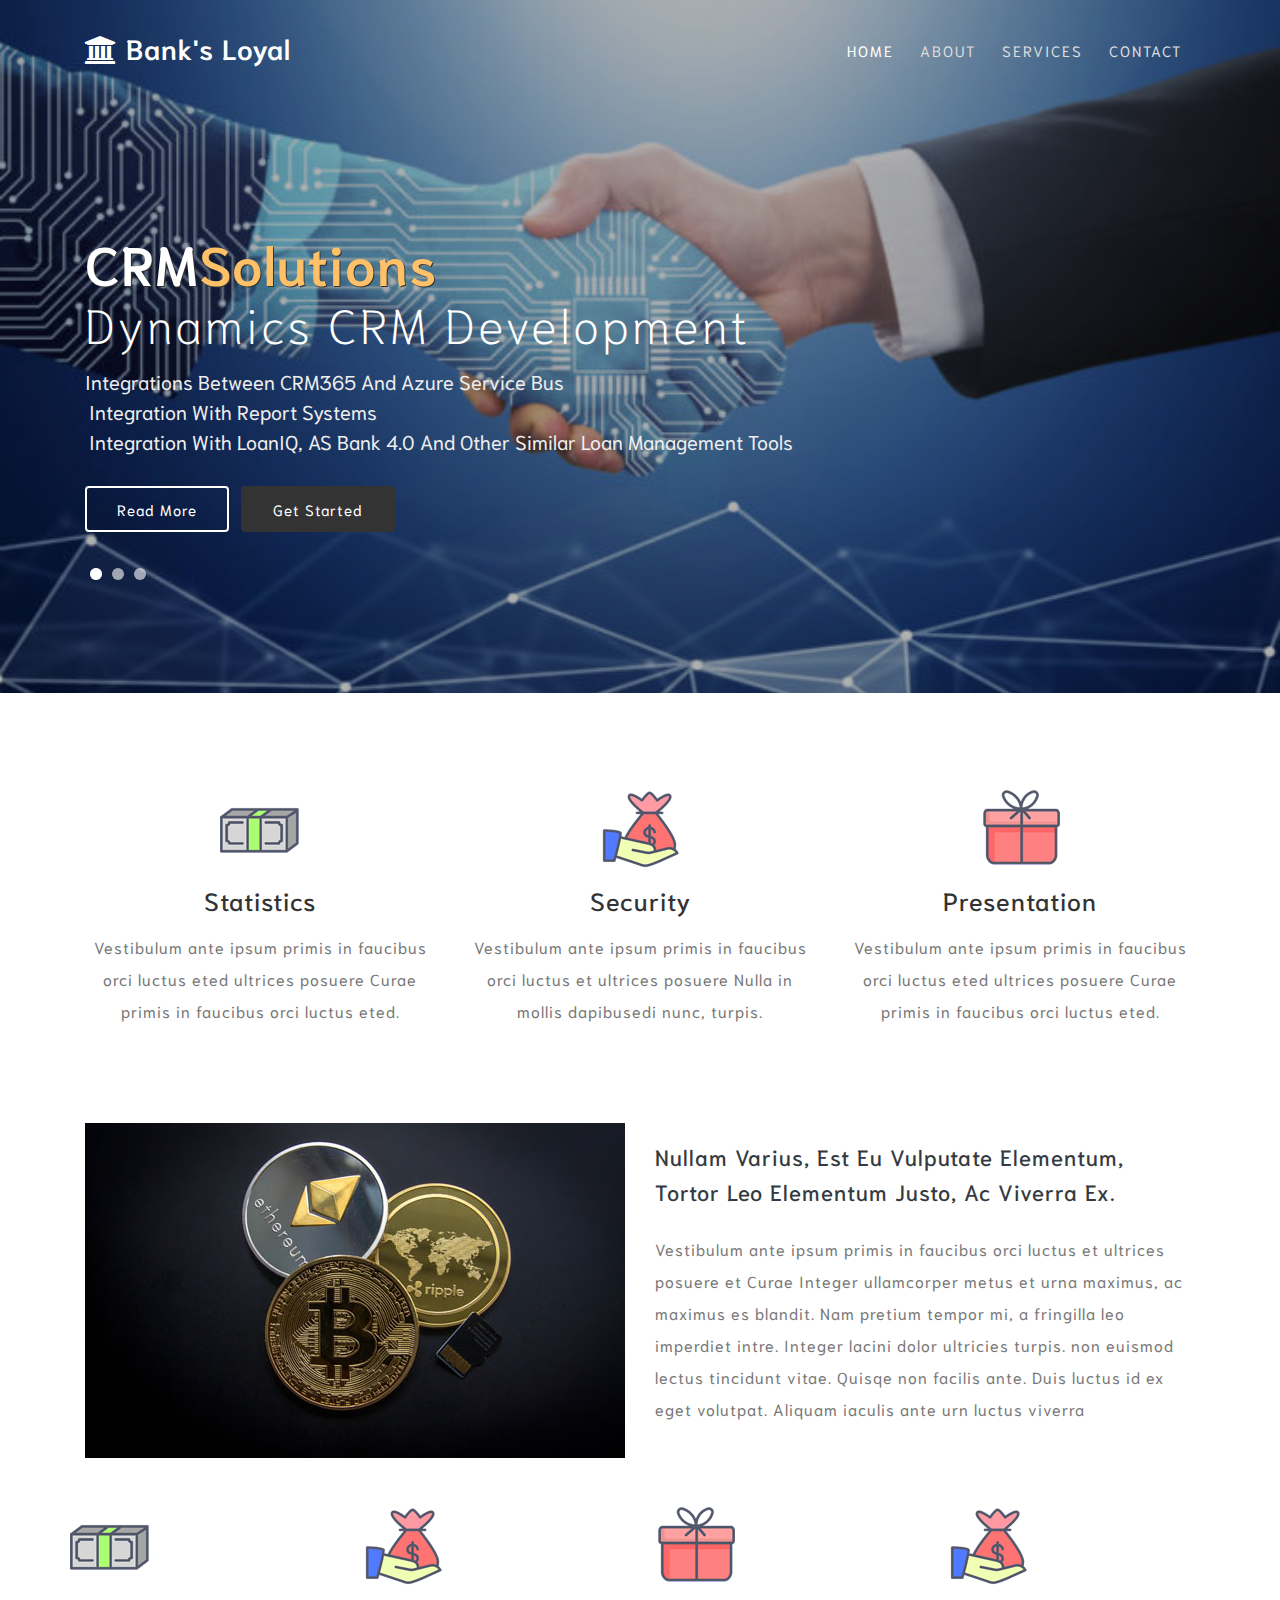
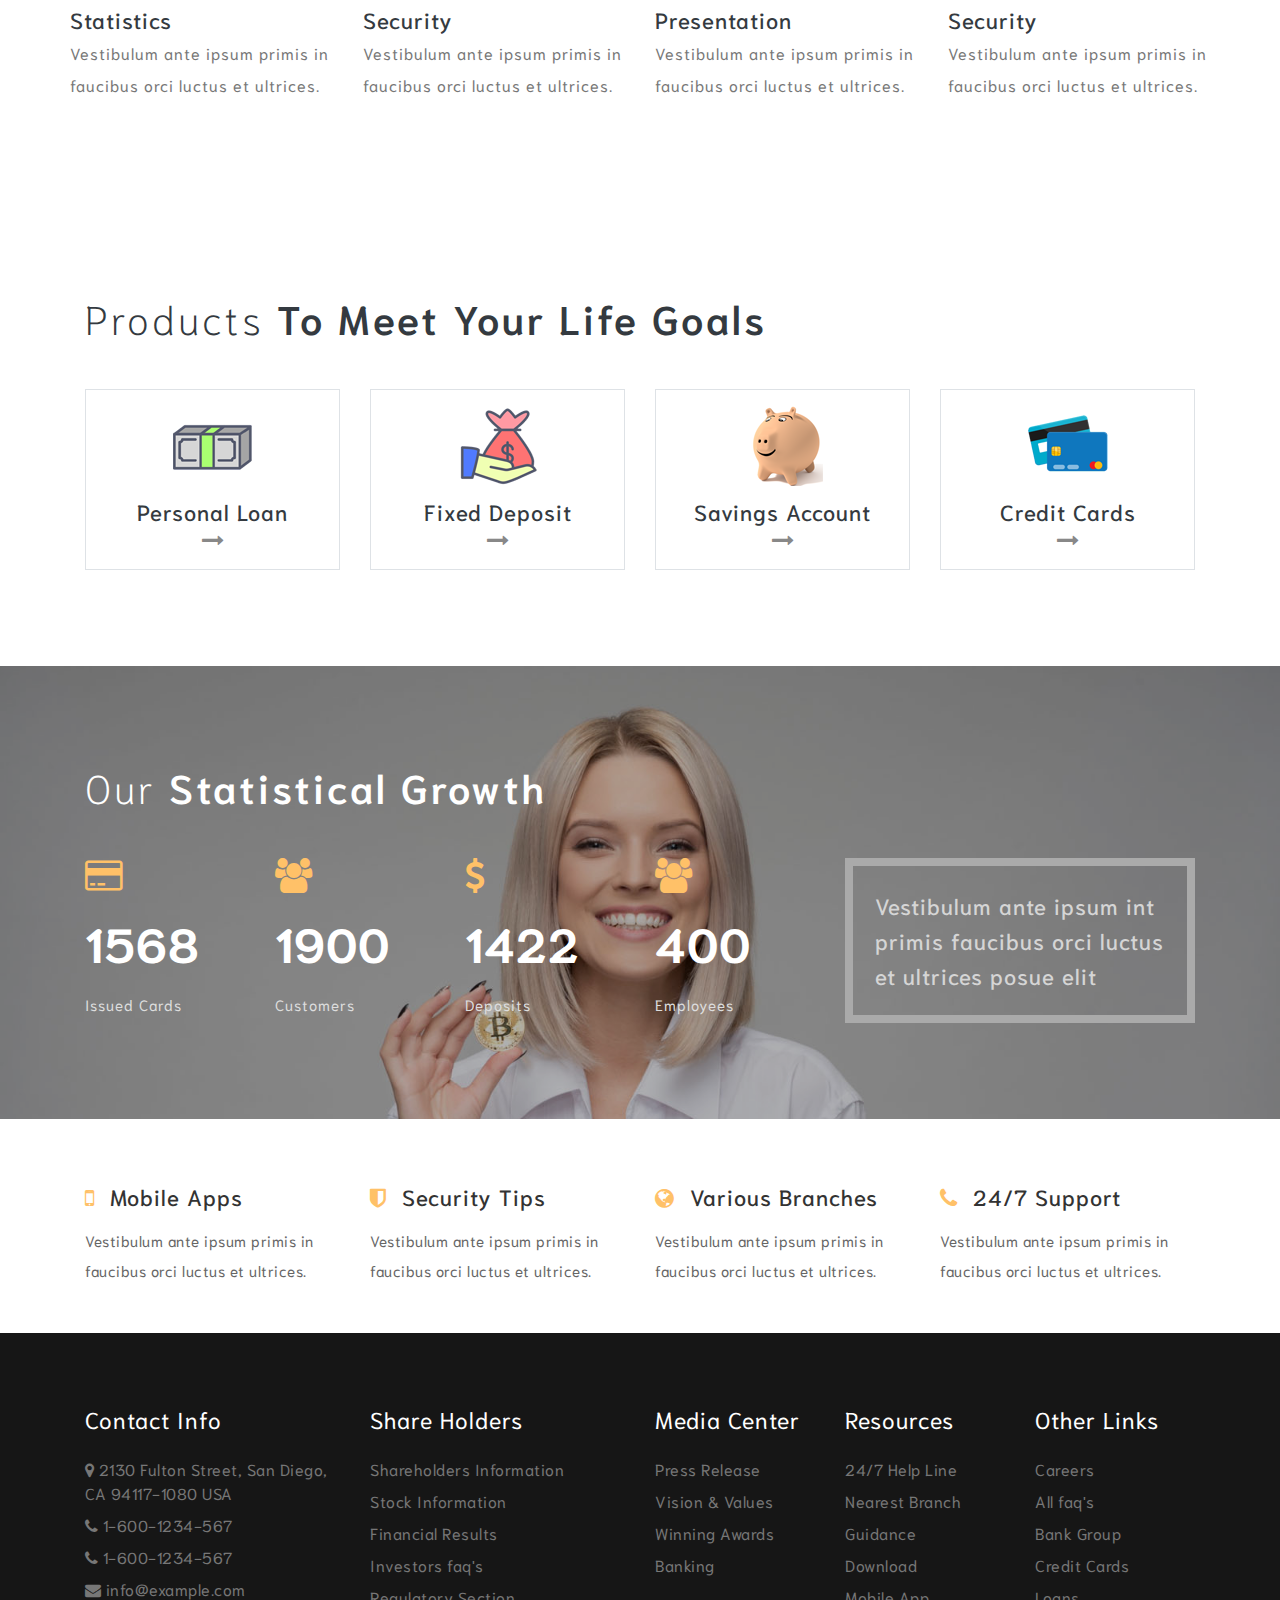
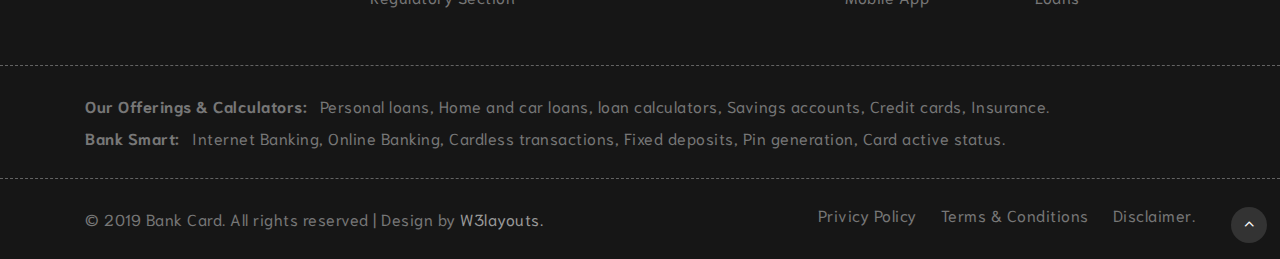
<file: index.html>
<!--
author: W3layouts
author URL: http://w3layouts.com
License: Creative Commons Attribution 3.0 Unported
License URL: http://creativecommons.org/licenses/by/3.0/
-->
<!DOCTYPE html>
<html lang="en">

<head>
	<title>Blcode Bank's number one friend</title>
	<!-- for-mobile-apps -->
	<meta name="viewport" content="width=device-width, initial-scale=1">
	<meta http-equiv="Content-Type" content="text/html; charset=utf-8" />
	<meta name="keywords" content="Bank Card Responsive web template, Bootstrap Web Templates, Flat Web Templates, Android Compatible web template, 
Smartphone Compatible web template, free webdesigns for Nokia, Samsung, LG, SonyEricsson, Motorola web design" />

	<script>
		addEventListener("load", function () {
			setTimeout(hideURLbar, 0);
		}, false);

		function hideURLbar() {
			window.scrollTo(0, 1);
		}
	</script>

	<!-- css files -->
	<link href="css/css_slider.css" rel="stylesheet"><!-- Slider css -->
	<link href="css/bootstrap.css" rel='stylesheet' type='text/css' /><!-- bootstrap css -->
	<link href="css/style.css" rel='stylesheet' type='text/css' /><!-- custom css -->
	<link href="css/font-awesome.min.css" rel="stylesheet"><!-- fontawesome css -->
	<!-- //css files -->

	<!-- google fonts -->
	<link
		href="//fonts.googleapis.com/css?family=Niramit:200,200i,300,300i,400,400i,500,500i,600,600i,700,700i&amp;subset=latin-ext,thai,vietnamese"
		rel="stylesheet">
	<!-- //google fonts -->

</head>

<body>


	<!-- header -->
	<header>
		<div class="container">
			<!-- nav -->
			<nav class="py-3 d-lg-flex">
				<div id="logo">
					<h1> <a href="index.html"><span class="fa fa-university"></span> Bank's Loyal </a></h1>
				</div>
				<label for="drop" class="toggle"><span class="fa fa-bars"></span></label>
				<input type="checkbox" id="drop" />
				<ul class="menu ml-auto mt-1">
					<li class="active"><a href="index.html">Home</a></li>
					<li class=""><a href="about.html">About</a></li>
					<li class=""><a href="services.html">Services</a></li>
					<!-- <li class=""><a href="blog.html">Blog</a></li> -->
					<li class=""><a href="contact.html">Contact</a></li>
					<!-- <li class="last-grid"><a href="#">Call Now</a></li> -->
				</ul>
			</nav>
			<!-- //nav -->
		</div>
	</header>
	<!-- //header -->


	<!-- banner -->
	<div class="banner" id="home">
		<div class="layer">
			<div class="container">
				<div class="banner-text-w3pvt">
					<!-- banner slider-->
					<div class="csslider infinity" id="slider1">
						<input type="radio" name="slides" checked="checked" id="slides_1" />
						<input type="radio" name="slides" id="slides_2" />
						<input type="radio" name="slides" id="slides_3" />
						<ul class="banner_slide_bg">
							<li>
								<div class="w3ls_banner_txt">
									<h2 class="b-w3ltxt text-capitalize mt-md-4">CRM<span>Solutions</span> </h2>
									<h4 class="b-w3ltxt text-capitalize">Dynamics CRM development</h4>
										<ul class="w3ls_pvt-title my-3">
											<li>Integrations between CRM365 and Azure Service Bus</li>
											<li>Integration with report systems</li>
											<li>Integration with LoanIQ, AS Bank 4.0 and other similar loan management tools</li>
										</ul>


									<a href="services.html" class="btn btn-banner my-3 mr-2">Read More</a>
									<a href="contact.html" class="btn btn-banner1 my-3">Get Started</a>
								</div>
							</li>
							<li>
								<div class="w3ls_banner_txt">
									<h3 class="b-w3ltxt text-capitalize mt-md-4">Loan<span>IQ</span> </h3>
									<h4 class="b-w3ltxt text-capitalize">Cash Management</h4>
									<p class="w3ls_pvt-title my-3">onec consequat sapien ut leo cursus rhoncus. Nullam
										dui mi, vulputate ac metus semper Nullam dui mi.
										Vestibulum ante ipsum primis in faucibus orci luctus et ultrices posuere
										cubiliacurae, Curabitur quis luctus lectus.
										Morbi at dui nisl.</p>
									<a href="services.html" class="btn btn-banner my-3 mr-2">Read More</a>
									<a href="contact.html" class="btn btn-banner1 my-3">Get Started</a>
								</div>
							</li>
							<li>
								<div class="w3ls_banner_txt">
									<h3 class="b-w3ltxt text-capitalize mt-md-4">Mobile<span>banking</span> </h3>
									<h4 class="b-w3ltxt text-capitalize">Cash Management</h4>
									<p class="w3ls_pvt-title my-3">onec consequat sapien ut leo cursus rhoncus. Nullam
										dui mi, vulputate ac metus semper Nullam dui mi.
										Vestibulum ante ipsum primis in faucibus orci luctus et ultrices posuere
										cubiliacurae, Curabitur quis luctus lectus.
										Morbi at dui nisl.</p>
									<a href="services.html" class="btn btn-banner my-3 mr-2">Read More</a>
									<a href="contact.html" class="btn btn-banner1 my-3">Get Started</a>
								</div>
							</li>
						</ul>
						<div class="navigation">
							<div>
								<label for="slides_1"></label>
								<label for="slides_2"></label>
								<label for="slides_3"></label>
							</div>
						</div>
					</div>
					<!-- //banner slider-->
				</div>
			</div>
		</div>
	</div>
	<!-- //banner -->


	<!-- about -->
	<section class="banner-bottom pt-5">
		<div class="container">
			<div class="row bottom_grids text-center mt-lg-5 mt-sm-3">
				<div class="col-md-4 grid1 mb-5">
					<img src="images/a1.png" alt="" class="img-fluid">
					<h3 class="my-3">Statistics</h3>
					<p class=""> Vestibulum ante ipsum primis in faucibus orci luctus eted ultrices posuere Curae primis
						in faucibus orci luctus eted.</p>
				</div>
				<div class="col-md-4 grid2 mb-5">
					<img src="images/a2.png" alt="" class="img-fluid">
					<h3 class="my-3">Security</h3>
					<p class=""> Vestibulum ante ipsum primis in faucibus orci luctus et ultrices posuere Nulla in
						mollis dapibusedi nunc, turpis.</p>
				</div>
				<div class="col-md-4 grid3 mb-5">
					<img src="images/a3.png" alt="" class="img-fluid">
					<h3 class="my-3">Presentation</h3>
					<p class=""> Vestibulum ante ipsum primis in faucibus orci luctus eted ultrices posuere Curae primis
						in faucibus orci luctus eted.</p>
				</div>
			</div>
		</div>
	</section>
	<!-- //about -->

	<!-- advantages and details -->
	<section class="advantages pt-lg-5 pt-3">
		<div class="container pb-lg-5">
			<div class="row advantages_grids">
				<div class="col-lg-6">
					<img src="images/advantages.jpg" alt="" class="img-fluid">
				</div>
				<div class="col-lg-6 mt-lg-0 mt-4">
					<h3 class="mt-3">Nullam varius, est eu vulputate elementum, tortor leo elementum justo, ac viverra
						ex.</h3>
					<p class="my-sm-4 my-3"> Vestibulum ante ipsum primis in faucibus orci luctus et ultrices posuere et
						Curae Integer ullamcorper metus et urna
						maximus, ac maximus es blandit. Nam pretium tempor mi, a fringilla leo imperdiet intre. Integer
						lacini dolor ultricies turpis.
						non euismod lectus tincidunt vitae. Quisqe non facilis ante. Duis luctus id ex eget volutpat.
						Aliquam iaculis ante
						urn luctus viverra</p>
				</div>
				<div class="row mt-md-5 mt-4 image-grids">
					<div class="col-lg-3 col-6 grid4 mb-5">
						<img src="images/a1.png" alt="" class="img-fluid">
						<h3 class="mt-3">Statistics</h3>
						<p class=""> Vestibulum ante ipsum primis in faucibus orci luctus et ultrices.</p>
					</div>
					<div class="col-lg-3 col-6 grid5 mb-5">
						<img src="images/a2.png" alt="" class="img-fluid">
						<h3 class="mt-3">Security</h3>
						<p class=""> Vestibulum ante ipsum primis in faucibus orci luctus et ultrices.</p>
					</div>
					<div class="col-lg-3 col-6 grid6 mb-5">
						<img src="images/a3.png" alt="" class="img-fluid">
						<h3 class="mt-3">Presentation</h3>
						<p class=""> Vestibulum ante ipsum primis in faucibus orci luctus et ultrices.</p>
					</div>
					<div class="col-lg-3 col-6 grid7 mb-5">
						<img src="images/a2.png" alt="" class="img-fluid">
						<h3 class="mt-3">Security</h3>
						<p class=""> Vestibulum ante ipsum primis in faucibus orci luctus et ultrices.</p>
					</div>
				</div>
			</div>
		</div>
	</section>
	<!-- //advantages and details -->

	<!-- products -->
	<section class="products py-5">
		<div class="container py-lg-5 py-3">
			<h3 class="heading mb-sm-5 mb-4">Products <strong>To Meet Your Life Goals</strong></h3>
			<div class="row products_grids text-center mt-5">
				<div class="col-md-3 col-6 grid4">
					<div class="prodct1 border p-3">
						<a href="#">
							<img src="images/a1.png" alt="" class="img-fluid">
							<h3 class="mt-2"> Personal Loan</h3>
							<span class="fa fa-long-arrow-right"></span>
						</a>
					</div>
				</div>
				<div class="col-md-3 col-6 grid5">
					<div class="prodct1 border p-3">
						<a href="#">
							<img src="images/a2.png" alt="" class="img-fluid">
							<h3 class="mt-2">Fixed Deposit</h3>
							<span class="fa fa-long-arrow-right"></span>
						</a>
					</div>
				</div>
				<div class="col-md-3 col-6 grid6 mt-md-0 mt-3">
					<div class="prodct1 border p-3">
						<a href="#">
							<img src="images/a8.png" alt="" class="img-fluid">
							<h3 class="mt-2">Savings Account</h3>
							<span class="fa fa-long-arrow-right"></span>
						</a>
					</div>
				</div>
				<div class="col-md-3 col-6 grid7 mt-md-0 mt-3">
					<div class="prodct1 border p-3">
						<a href="#">
							<img src="images/a4.png" alt="" class="img-fluid">
							<h3 class="mt-2">Credit Cards</h3>
							<span class="fa fa-long-arrow-right"></span>
						</a>
					</div>
				</div>
			</div>
		</div>
	</section>
	<!-- //products -->

	<!-- stats section -->
	<section class="middlesection-w3pvt">
		<div class="layer py-5">
			<div class="container py-lg-5 py-sm-3">
				<h3 class="heading mb-sm-5 mb-4">Our <strong>statistical growth</strong></h3>
				<div class="row">
					<div class="col-lg-8 left-build-wthree aboutright-w3pvtwthree">
						<div class="row">
							<div class="col-sm-3 col-6 w3layouts_stats_left w3_counter_grid">
								<span class="fa fa-credit-card"></span>
								<p class="counter">1568</p>
								<p class="para-text-w3ls">Issued Cards</p>
							</div>
							<div class="col-sm-3 col-6 w3layouts_stats_left w3_counter_grid2">
								<span class="fa fa-users"></span>
								<p class="counter">1900</p>
								<p class="para-text-w3ls">Customers</p>
							</div>
							<div class="col-sm-3 col-6 w3layouts_stats_left w3_counter_grid1 mt-sm-0 mt-4">
								<span class="fa fa-dollar"></span>
								<p class="counter">1422</p>
								<p class="para-text-w3ls">Deposits</p>
							</div>
							<div class="col-sm-3 col-6 w3layouts_stats_left w3_counter_grid1 mt-sm-0 mt-4">
								<span class="fa fa-users"></span>
								<p class="counter">400</p>
								<p class="para-text-w3ls">Employees</p>
							</div>
						</div>
					</div>
					<div class="col-lg-4 text-lg-left text-stat text-center mt-lg-0 mt-5">
						<h4 class=""> Vestibulum ante ipsum int primis faucibus orci luctus et ultrices posue elit</h4>
					</div>
				</div>
			</div>
		</div>
	</section>
	<!-- //stats section -->

	<!-- footer-top -->
	<section class="footer-top pt-5">
		<div class="container">
			<div class="row">
				<div class="col-lg-3 col-sm-6 mb-4">
					<h3 class="my-sm-3 mb-2"><span class="fa mr-2 fa-mobile"></span> Mobile Apps</h3>
					<p class="mb-sm-4"> Vestibulum ante ipsum primis in faucibus orci luctus et ultrices.</p>
				</div>
				<div class="col-lg-3 col-sm-6 mb-4">
					<h3 class="my-sm-3 mb-2"><span class="fa mr-2 fa-shield"></span> Security Tips</h3>
					<p class="mb-sm-4"> Vestibulum ante ipsum primis in faucibus orci luctus et ultrices.</p>
				</div>
				<div class="col-lg-3 col-sm-6 mb-4">
					<h3 class="my-sm-3 mb-2"><span class="fa mr-2 fa-globe"></span> Various Branches</h3>
					<p class="mb-sm-4"> Vestibulum ante ipsum primis in faucibus orci luctus et ultrices.</p>
				</div>
				<div class="col-lg-3 col-sm-6 mb-4">
					<h3 class="my-sm-3 mb-2"><span class="fa mr-2 fa-phone"></span> 24/7 Support</h3>
					<p class="mb-4"> Vestibulum ante ipsum primis in faucibus orci luctus et ultrices.</p>
				</div>
			</div>
		</div>
	</section>
	<!-- //footer-top -->

	<!-- footer -->
	<footer class="footer py-5">
		<div class="container pt-lg-4">
			<div class="row">
				<div class="col-lg-3 col-sm-6 footer-top">
					<h4 class="mb-4 w3f_title">Contact Info</h4>
					<ul class="list-w3">
						<li><span class="fa mr-1 fa-map-marker"></span>2130 Fulton Street, San Diego, CA 94117-1080 USA
						</li>
						<li class="my-2"><span class="fa mr-1 fa-phone"></span>1-600-1234-567</li>
						<li class="my-2"><span class="fa mr-1 fa-phone"></span>1-600-1234-567</li>
						<li class=""><span class="fa mr-1 fa-envelope"></span><a
								href="mailto:info@example.com">info@example.com</a></li>
					</ul>
				</div>
				<div class="col-lg-3 col-sm-6 footv3-left mt-sm-0 mt-4">
					<h4 class="mb-4 w3f_title"> Share Holders</h4>
					<ul class="list-w3">
						<li class="my-2">
							<a href="#">
								Shareholders Information
							</a>
						</li>
						<li class="mb-2">
							<a href="#">
								Stock Information
							</a>
						</li>
						<li class="my-2">
							<a href="#">
								Financial Results
							</a>
						</li>
						<li class="my-2">
							<a href="#">
								Investors faq's
							</a>
						</li>
						<li>
							<a href="#">
								Regulatory Section
							</a>
						</li>
					</ul>
				</div>
				<div class="col-lg-2 col-sm-4 mt-lg-0 mt-sm-5 mt-4">
					<h4 class="mb-4 w3f_title">Media Center</h4>
					<ul class="list-w3">
						<li class="my-2">
							<a href="#">
								Press Release
							</a>
						</li>
						<li class="mb-2">
							<a href="#">
								Vision & Values
							</a>
						</li>
						<li class="my-2">
							<a href="#">
								Winning Awards
							</a>
						</li>
						<li class="my-2">
							<a href="#">
								Banking
							</a>
						</li>
					</ul>
				</div>

				<div class="col-lg-2 col-sm-4 mt-lg-0 mt-sm-5 mt-4">
					<h4 class="mb-4 w3f_title">Resources</h4>
					<ul class="list-w3">
						<li class="my-2">
							<a href="#">
								24/7 Help Line
							</a>
						</li>
						<li class="mb-2">
							<a href="#">
								Nearest Branch
							</a>
						</li>
						<li class="my-2">
							<a href="#">
								Guidance
							</a>
						</li>
						<li class="my-2">
							<a href="#">
								Download
							</a>
						</li>
						<li>
							<a href="#">
								Mobile App
							</a>
						</li>
					</ul>
				</div>

				<div class="col-lg-2 col-sm-4 mt-lg-0 mt-sm-5 mt-4">
					<h4 class="mb-4 w3f_title">Other Links</h4>
					<ul class="list-w3">
						<li class="my-2">
							<a href="#">
								Careers
							</a>
						</li>
						<li class="mb-2">
							<a href="#">
								All faq's
							</a>
						</li>
						<li class="my-2">
							<a href="#">
								Bank Group
							</a>
						</li>
						<li class="my-2">
							<a href="#">
								Credit Cards
							</a>
						</li>
						<li class="my-2">
							<a href="#">
								Loans
							</a>
						</li>
					</ul>
				</div>

			</div>
		</div>
		<!-- //footer bottom -->
	</footer>
	<!-- //footer -->

	<!-- middle -->
	<section class="middle py-4">
		<div class="container">
			<p><strong class="mr-2">Our Offerings & Calculators:</strong> Personal loans, Home and car loans, loan
				calculators, Savings accounts, Credit cards, Insurance.</p>
			<p><strong class="mr-2">Bank Smart:</strong> Internet Banking, Online Banking, Cardless transactions, Fixed
				deposits, Pin generation, Card active status.</p>
		</div>
	</section>
	<!-- //middle -->

	<!-- copyright -->
	<section class="copy-right py-4">
		<div class="container">
			<div class="row">
				<div class="col-lg-7">
					<p class="">© 2019 Bank Card. All rights reserved | Design by
						<a href="http://w3layouts.com"> W3layouts.</a>
					</p>
				</div>
				<div class="col-lg-5 mt-lg-0 mt-3">
					<ul class="list-w3 d-sm-flex">
						<li>
							<a href="#">
								Privicy Policy
							</a>
						</li>
						<li class="mx-sm-4 mx-3">
							<a href="#">
								Terms & Conditions
							</a>
						</li>
						<li>
							<a href="#">
								Disclaimer.
							</a>
						</li>
						<li>
							<a href="#">
							</a>
						</li>
					</ul>
				</div>
			</div>
		</div>
	</section>
	<!-- //copyright -->

	<!-- move top -->
	<div class="move-top text-right">
		<a href="#home" class="move-top">
			<span class="fa fa-angle-up  mb-3" aria-hidden="true"></span>
		</a>
	</div>
	<!-- move top -->

</body>

</html>
</file>
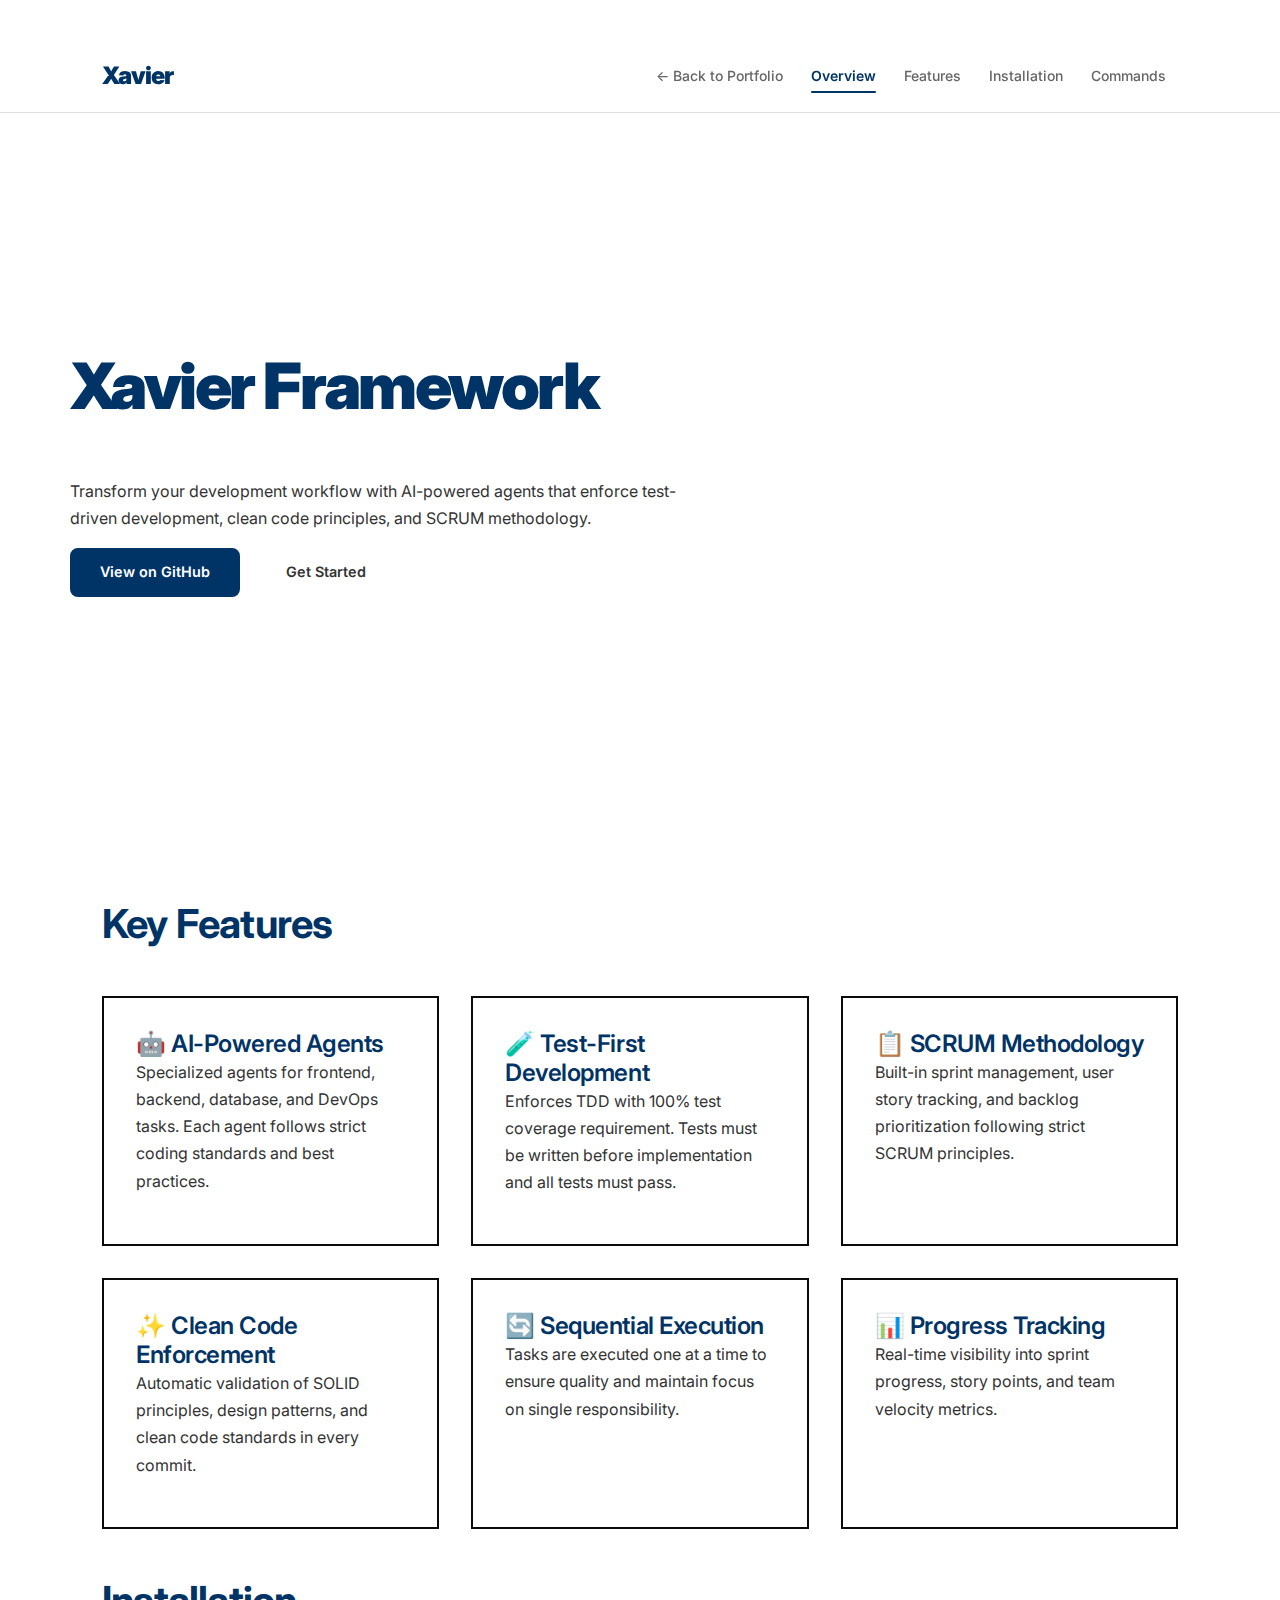
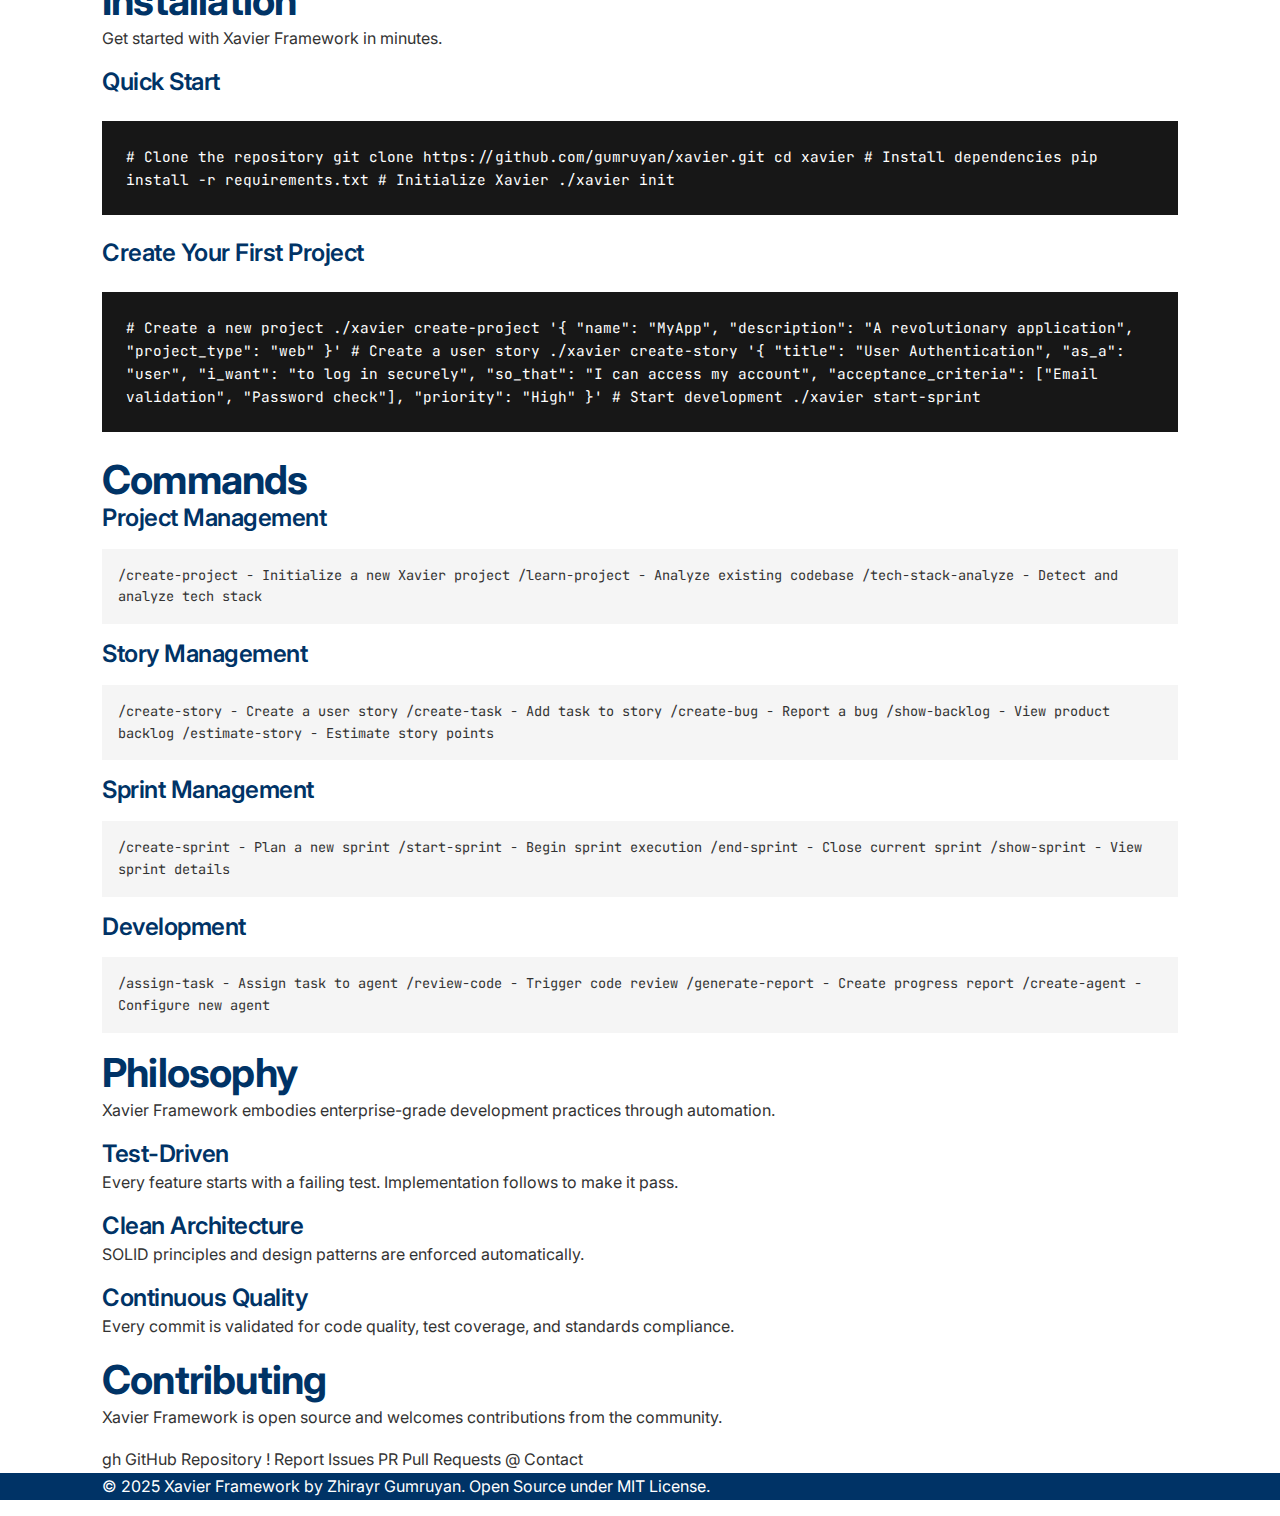
<file: xavier/index.html>
<!DOCTYPE html>
<html lang="en">
<head>
    <meta charset="UTF-8">
    <meta name="viewport" content="width=device-width, initial-scale=1.0">
    <title>Xavier Framework - Enterprise SCRUM Development with AI</title>
    <meta name="description" content="Xavier Framework - AI-powered SCRUM development framework with automated testing and clean code enforcement.">
    <meta name="robots" content="noindex, follow">
    <link rel="stylesheet" href="../css/style.min.css">
    <link rel="preconnect" href="https://fonts.googleapis.com">
    <link rel="preconnect" href="https://fonts.gstatic.com" crossorigin>
    <link rel="preload" href="https://fonts.googleapis.com/css2?family=Inter:wght@300;400;500;600;700;900&family=JetBrains+Mono:wght@400;500&display=swap" as="style" onload="this.onload=null;this.rel='stylesheet'">
    <noscript><link rel="stylesheet" href="https://fonts.googleapis.com/css2?family=Inter:wght@300;400;500;600;700;900&family=JetBrains+Mono:wght@400;500&display=swap"></noscript>
    <style>
        .code-block {
            background: var(--gray-900);
            color: var(--white);
            padding: 1.5rem;
            margin: 1.5rem 0;
            font-family: 'JetBrains Mono', monospace;
            font-size: 0.9rem;
            overflow-x: auto;
        }
        .feature-grid {
            display: grid;
            grid-template-columns: repeat(auto-fit, minmax(300px, 1fr));
            gap: 2rem;
            margin: 3rem 0;
        }
        .feature-card {
            padding: 2rem;
            border: 2px solid var(--black);
        }
        .command-example {
            background: var(--gray-100);
            padding: 1rem;
            margin: 1rem 0;
            font-family: 'JetBrains Mono', monospace;
            font-size: 0.85rem;
        }
    </style>
</head>
<body>
    <!-- Navigation -->
    <nav class="nav" id="nav">
        <div class="nav-container">
            <div class="nav-logo">Xavier</div>
            <ul class="nav-menu">
                <li><a href="/" class="nav-link">← Back to Portfolio</a></li>
                <li><a href="#overview" class="nav-link">Overview</a></li>
                <li><a href="#features" class="nav-link">Features</a></li>
                <li><a href="#installation" class="nav-link">Installation</a></li>
                <li><a href="#commands" class="nav-link">Commands</a></li>
            </ul>
        </div>
    </nav>

    <!-- Hero Section -->
    <section id="overview" class="hero">
        <div class="hero-container">
            <div class="hero-content">
                <h1 class="hero-title">
                    <span class="hero-name">Xavier Framework</span>
                </h1>
                <p class="hero-subtitle">Enterprise SCRUM Development with AI</p>
                <p class="hero-description">
                    Transform your development workflow with AI-powered agents that enforce test-driven development, clean code principles, and SCRUM methodology.
                </p>
                <div class="hero-cta">
                    <a href="https://github.com/gumruyan/xavier" target="_blank" class="btn btn-primary">View on GitHub</a>
                    <a href="#installation" class="btn btn-secondary">Get Started</a>
                </div>
            </div>
        </div>
    </section>

    <!-- Features Section -->
    <section id="features" class="about">
        <div class="container">
            <h2 class="section-title">Key Features</h2>
            <div class="feature-grid">
                <div class="feature-card">
                    <h3>🤖 AI-Powered Agents</h3>
                    <p>Specialized agents for frontend, backend, database, and DevOps tasks. Each agent follows strict coding standards and best practices.</p>
                </div>
                <div class="feature-card">
                    <h3>🧪 Test-First Development</h3>
                    <p>Enforces TDD with 100% test coverage requirement. Tests must be written before implementation and all tests must pass.</p>
                </div>
                <div class="feature-card">
                    <h3>📋 SCRUM Methodology</h3>
                    <p>Built-in sprint management, user story tracking, and backlog prioritization following strict SCRUM principles.</p>
                </div>
                <div class="feature-card">
                    <h3>✨ Clean Code Enforcement</h3>
                    <p>Automatic validation of SOLID principles, design patterns, and clean code standards in every commit.</p>
                </div>
                <div class="feature-card">
                    <h3>🔄 Sequential Execution</h3>
                    <p>Tasks are executed one at a time to ensure quality and maintain focus on single responsibility.</p>
                </div>
                <div class="feature-card">
                    <h3>📊 Progress Tracking</h3>
                    <p>Real-time visibility into sprint progress, story points, and team velocity metrics.</p>
                </div>
            </div>
        </div>
    </section>

    <!-- Installation Section -->
    <section id="installation" class="projects">
        <div class="container">
            <h2 class="section-title">Installation</h2>
            <div class="about-content">
                <p class="lead">Get started with Xavier Framework in minutes.</p>

                <h3>Quick Start</h3>
                <div class="code-block">
# Clone the repository
git clone https://github.com/gumruyan/xavier.git
cd xavier

# Install dependencies
pip install -r requirements.txt

# Initialize Xavier
./xavier init
                </div>

                <h3>Create Your First Project</h3>
                <div class="code-block">
# Create a new project
./xavier create-project '{
  "name": "MyApp",
  "description": "A revolutionary application",
  "project_type": "web"
}'

# Create a user story
./xavier create-story '{
  "title": "User Authentication",
  "as_a": "user",
  "i_want": "to log in securely",
  "so_that": "I can access my account",
  "acceptance_criteria": ["Email validation", "Password check"],
  "priority": "High"
}'

# Start development
./xavier start-sprint
                </div>
            </div>
        </div>
    </section>

    <!-- Commands Section -->
    <section id="commands" class="about">
        <div class="container">
            <h2 class="section-title">Commands</h2>
            <div class="about-content">
                <h3>Project Management</h3>
                <div class="command-example">
/create-project - Initialize a new Xavier project
/learn-project - Analyze existing codebase
/tech-stack-analyze - Detect and analyze tech stack
                </div>

                <h3>Story Management</h3>
                <div class="command-example">
/create-story - Create a user story
/create-task - Add task to story
/create-bug - Report a bug
/show-backlog - View product backlog
/estimate-story - Estimate story points
                </div>

                <h3>Sprint Management</h3>
                <div class="command-example">
/create-sprint - Plan a new sprint
/start-sprint - Begin sprint execution
/end-sprint - Close current sprint
/show-sprint - View sprint details
                </div>

                <h3>Development</h3>
                <div class="command-example">
/assign-task - Assign task to agent
/review-code - Trigger code review
/generate-report - Create progress report
/create-agent - Configure new agent
                </div>
            </div>
        </div>
    </section>

    <!-- Philosophy Section -->
    <section class="projects">
        <div class="container">
            <h2 class="section-title">Philosophy</h2>
            <div class="about-content">
                <p class="lead">
                    Xavier Framework embodies enterprise-grade development practices through automation.
                </p>
                <div class="about-highlights">
                    <div class="highlight">
                        <h3>Test-Driven</h3>
                        <p>Every feature starts with a failing test. Implementation follows to make it pass.</p>
                    </div>
                    <div class="highlight">
                        <h3>Clean Architecture</h3>
                        <p>SOLID principles and design patterns are enforced automatically.</p>
                    </div>
                    <div class="highlight">
                        <h3>Continuous Quality</h3>
                        <p>Every commit is validated for code quality, test coverage, and standards compliance.</p>
                    </div>
                </div>
            </div>
        </div>
    </section>

    <!-- Contributing Section -->
    <section class="contact">
        <div class="container">
            <h2 class="section-title">Contributing</h2>
            <div class="contact-content">
                <p class="contact-intro">
                    Xavier Framework is open source and welcomes contributions from the community.
                </p>
                <div class="contact-links">
                    <a href="https://github.com/gumruyan/xavier" target="_blank" class="contact-link">
                        <span class="contact-icon">gh</span>
                        GitHub Repository
                    </a>
                    <a href="https://github.com/gumruyan/xavier/issues" target="_blank" class="contact-link">
                        <span class="contact-icon">!</span>
                        Report Issues
                    </a>
                    <a href="https://github.com/gumruyan/xavier/pulls" target="_blank" class="contact-link">
                        <span class="contact-icon">PR</span>
                        Pull Requests
                    </a>
                    <a href="mailto:xavier@gumruyan.com" class="contact-link">
                        <span class="contact-icon">@</span>
                        Contact
                    </a>
                </div>
            </div>
        </div>
    </section>

    <!-- Footer -->
    <footer class="footer">
        <div class="container">
            <p>&copy; 2025 Xavier Framework by Zhirayr Gumruyan. Open Source under MIT License.</p>
        </div>
    </footer>

    <script src="../js/main.js"></script>
</body>
</html>
</file>
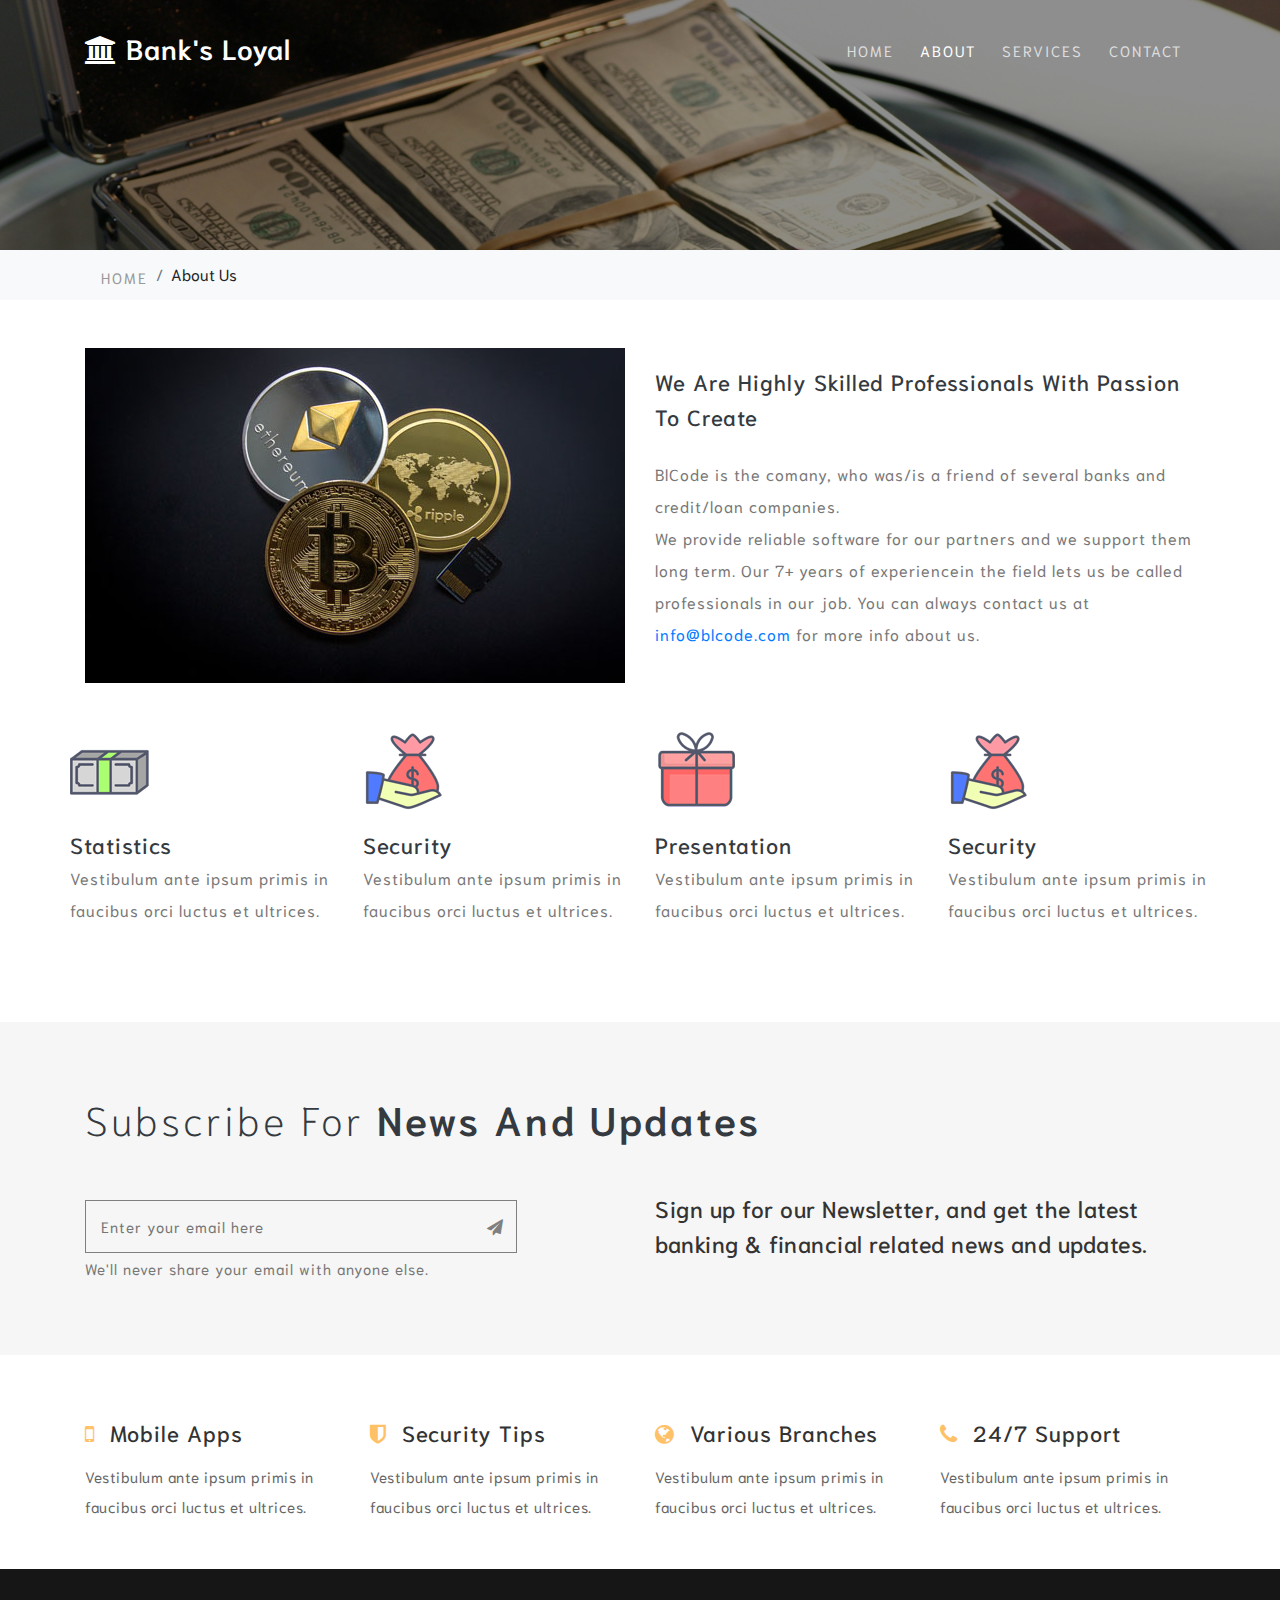
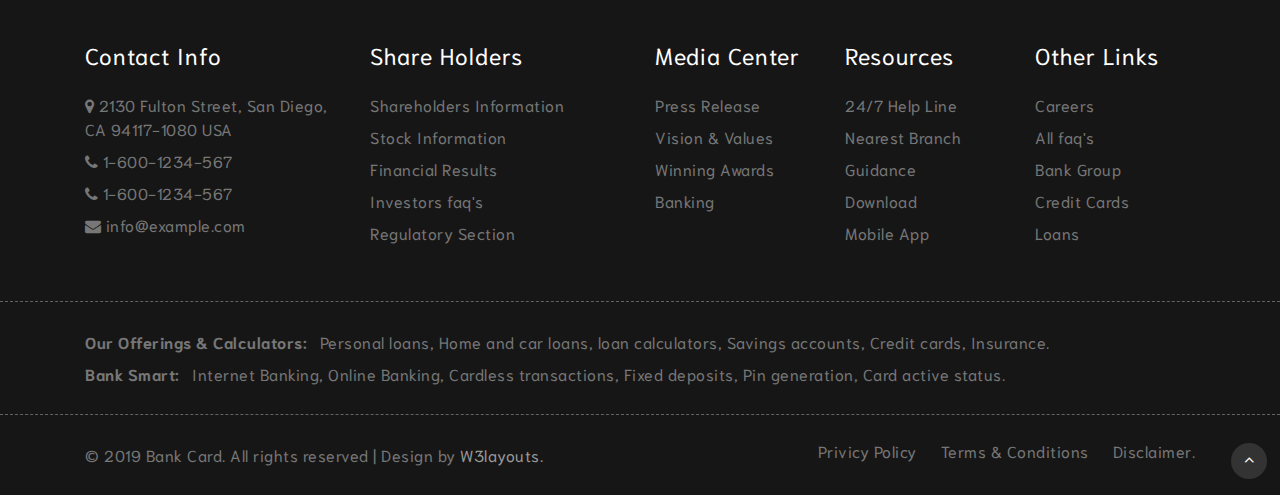
<file: about.html>
<!--
author: W3layouts
author URL: http://w3layouts.com
License: Creative Commons Attribution 3.0 Unported
License URL: http://creativecommons.org/licenses/by/3.0/
-->
<!DOCTYPE html>
<html lang="en">
<head>
	<title>Blcode Bank's number one friend</title>
<!-- for-mobile-apps -->
<meta name="viewport" content="width=device-width, initial-scale=1">
<meta http-equiv="Content-Type" content="text/html; charset=utf-8" />
<meta name="keywords" content="Bank Card Responsive web template, Bootstrap Web Templates, Flat Web Templates, Android Compatible web template, 
Smartphone Compatible web template, free webdesigns for Nokia, Samsung, LG, SonyEricsson, Motorola web design" />

    <script>
        addEventListener("load", function () {
            setTimeout(hideURLbar, 0);
        }, false);

        function hideURLbar() {
            window.scrollTo(0, 1);
        }
    </script>
	
	<!-- css files -->
    <link href="css/bootstrap.css" rel='stylesheet' type='text/css' /><!-- bootstrap css -->
    <link href="css/style.css" rel='stylesheet' type='text/css' /><!-- custom css -->
    <link href="css/font-awesome.min.css" rel="stylesheet"><!-- fontawesome css -->
	<!-- //css files -->
	
	<!-- google fonts -->
	<link href="//fonts.googleapis.com/css?family=Niramit:200,200i,300,300i,400,400i,500,500i,600,600i,700,700i&amp;subset=latin-ext,thai,vietnamese" rel="stylesheet">
	<!-- //google fonts -->
	
</head>
<body>
<!-- header -->
<header>
	<div class="container">
		<!-- nav -->
		<nav class="py-3 d-lg-flex">
			<div id="logo">
				<h1> <a href="index.html"><span class="fa fa-university"></span> Bank's Loyal </a></h1>
			</div>
			<label for="drop" class="toggle"><span class="fa fa-bars"></span></label>
			<input type="checkbox" id="drop" />
			<ul class="menu ml-auto mt-1">
				<li class=""><a href="index.html">Home</a></li>
				<li class="active"><a href="about.html">About</a></li>
				<li class=""><a href="services.html">Services</a></li>
				<!-- <li class=""><a href="blog.html">Blog</a></li> -->
				<li class=""><a href="contact.html">Contact</a></li>
				<!-- <li class="last-grid"><a href="#">Call Now</a></li> -->
			</ul>
		</nav>
		<!-- //nav -->
	</div>
</header>
<!-- //header -->

<!-- inner-banner -->
<section class="inner-banner" id="home">
	<div class="inner-layer">
		<div class="container">
		</div>
	</div>
</section>
<!-- //inner-banner -->

<!-- breadcrumb -->
<div class="breadcrumb-w3pvt">
	<div class="container">
	<nav aria-label="breadcrumb">
		<ol class="breadcrumb">
			<li class="breadcrumb-item">
				<a href="index.html">Home</a>
			</li>
			<li class="breadcrumb-item" aria-current="page">About Us</li>
		</ol>
	</nav>
	</div>
</div>
<!-- //breadcrumb -->

<!-- advantages and details -->
<section class="advantages pt-5">
	<div class="container pb-lg-5">
		<div class="row advantages_grids">
			<div class="col-lg-6">
				<img src="images/advantages.jpg" alt="" class="img-fluid">
			</div>
			<div class="col-lg-6 mt-lg-0 mt-4">
				<h3 class="mt-3">We are highly skilled professionals with passion to create</h3>
				<p class="my-sm-4 my-3">  
					BlCode is the comany, who was/is a friend of several banks and credit/loan companies.
					<br>
					We provide reliable software for our partners and we support them long term.
					Our 7+ years of experiencein the field lets us be called professionals in our job.
					You can always contact us at <a href="mailto:info@blcode.com">info@blcode.com</a> for more info about us.
				
				</p>
			</div>
			<div class="row mt-md-5 mt-4 image-grids">
				<div class="col-lg-3 col-6 grid4 mb-5">
					<img src="images/a1.png" alt="" class="img-fluid">
					<h3 class="mt-3">Statistics</h3>
					<p class=""> Vestibulum ante ipsum primis in faucibus orci luctus et ultrices.</p>
				</div>
				<div class="col-lg-3 col-6 grid5 mb-5">
					<img src="images/a2.png" alt="" class="img-fluid">
					<h3 class="mt-3">Security</h3>
					<p class=""> Vestibulum ante ipsum primis in faucibus orci luctus et ultrices.</p>
				</div>
				<div class="col-lg-3 col-6 grid6 mb-5">
					<img src="images/a3.png" alt="" class="img-fluid">
					<h3 class="mt-3">Presentation</h3>
					<p class=""> Vestibulum ante ipsum primis in faucibus orci luctus et ultrices.</p>
				</div>
				<div class="col-lg-3 col-6 grid7 mb-5">
					<img src="images/a2.png" alt="" class="img-fluid">
					<h3 class="mt-3">Security</h3>
					<p class=""> Vestibulum ante ipsum primis in faucibus orci luctus et ultrices.</p>
				</div>
			</div>
		</div>
	</div>
</section>
<!-- //advantages and details -->

<!-- subscribe -->
<div class="subscribe py-5">
	<div class="container py-sm-4">
		<h3 class="heading mb-md-5 mb-4">subscribe for <strong> news and updates</strong></h3>
		<div class="row">
			<div class="col-lg-6 w3-w3pvt-subscribe">
				<form action="#" method="post">
					<input type="email" name="email" placeholder="Enter your email here" required="">
					<button class="btn1"><span class="fa fa-paper-plane" aria-hidden="true"></span></button>
				</form>
				<p>We'll never share your email with anyone else.</p>
			</div>
			<div class="col-lg-6 mt-lg-0 mt-4">
				<h4>Sign up for our Newsletter, and get the latest banking & financial related news and updates.</h4>
			</div>
		</div>
	</div>
</div>
<!-- //subscribe -->

<!-- footer-top -->
<section class="footer-top pt-5">
	<div class="container">
		<div class="row">
			<div class="col-lg-3 col-sm-6 mb-4">
				<h3 class="my-sm-3 mb-2"><span class="fa mr-2 fa-mobile"></span> Mobile Apps</h3>
				<p class="mb-sm-4"> Vestibulum ante ipsum primis in faucibus orci luctus et ultrices.</p>
			</div>
			<div class="col-lg-3 col-sm-6 mb-4">
				<h3 class="my-sm-3 mb-2"><span class="fa mr-2 fa-shield"></span> Security Tips</h3>
				<p class="mb-sm-4"> Vestibulum ante ipsum primis in faucibus orci luctus et ultrices.</p>
			</div>
			<div class="col-lg-3 col-sm-6 mb-4">
				<h3 class="my-sm-3 mb-2"><span class="fa mr-2 fa-globe"></span> Various Branches</h3>
				<p class="mb-sm-4"> Vestibulum ante ipsum primis in faucibus orci luctus et ultrices.</p>
			</div>
			<div class="col-lg-3 col-sm-6 mb-4">
				<h3 class="my-sm-3 mb-2"><span class="fa mr-2 fa-phone"></span> 24/7 Support</h3>
				<p class="mb-4"> Vestibulum ante ipsum primis in faucibus orci luctus et ultrices.</p>
			</div>
		</div>
	</div>
</section>
<!-- //footer-top -->

<!-- footer -->
<footer class="footer py-5">
	<div class="container pt-lg-4">
		<div class="row">
			<div class="col-lg-3 col-sm-6 footer-top">
				<h4 class="mb-4 w3f_title">Contact Info</h4>
				<ul class="list-w3">
					<li><span class="fa mr-1 fa-map-marker"></span>2130 Fulton Street, San Diego, CA 94117-1080 USA</li>
					<li class="my-2"><span class="fa mr-1 fa-phone"></span>1-600-1234-567</li>
					<li class="my-2"><span class="fa mr-1 fa-phone"></span>1-600-1234-567</li>
					<li class=""><span class="fa mr-1 fa-envelope"></span><a href="mailto:info@example.com">info@example.com</a></li>
				</ul>
			</div>
			<div class="col-lg-3 col-sm-6 footv3-left mt-sm-0 mt-4">
				<h4 class="mb-4 w3f_title"> Share Holders</h4>
				<ul class="list-w3">
					<li class="my-2">
						<a href="#">
							Shareholders Information
						</a>
					</li>
					<li class="mb-2">
						<a href="#">
							Stock Information
						</a>
					</li>
					<li class="my-2">
						<a href="#">
							Financial Results
						</a>
					</li>
					<li class="my-2">
						<a href="#">
							Investors faq's
						</a>
					</li>
					<li>
						<a href="#">
							Regulatory Section
						</a>
					</li>
				</ul>
			</div>
			<div class="col-lg-2 col-sm-4 mt-lg-0 mt-sm-5 mt-4">
				<h4 class="mb-4 w3f_title">Media Center</h4>
				<ul class="list-w3">
					<li class="my-2">
						<a href="#">
							Press Release
						</a>
					</li>
					<li class="mb-2">
						<a href="#">
							Vision & Values
						</a>
					</li>
					<li class="my-2">
						<a href="#">
							Winning Awards
						</a>
					</li>
					<li class="my-2">
						<a href="#">
							Banking
						</a>
					</li>
				</ul>
			</div>

			<div class="col-lg-2 col-sm-4 mt-lg-0 mt-sm-5 mt-4">
				<h4 class="mb-4 w3f_title">Resources</h4>
				<ul class="list-w3">
					<li class="my-2">
						<a href="#">
							24/7 Help Line
						</a>
					</li>
					<li class="mb-2">
						<a href="#">
							Nearest Branch
						</a>
					</li>
					<li class="my-2">
						<a href="#">
							Guidance
						</a>
					</li>
					<li class="my-2">
						<a href="#">
							Download
						</a>
					</li>
					<li>
						<a href="#">
							Mobile App
						</a>
					</li>
				</ul>
			</div>
			
			<div class="col-lg-2 col-sm-4 mt-lg-0 mt-sm-5 mt-4">
				<h4 class="mb-4 w3f_title">Other Links</h4>
				<ul class="list-w3">
					<li class="my-2">
						<a href="#">
							Careers
						</a>
					</li>
					<li class="mb-2">
						<a href="#">
							All faq's
						</a>
					</li>
					<li class="my-2">
						<a href="#">
							Bank Group
						</a>
					</li>
					<li class="my-2">
						<a href="#">
							Credit Cards
						</a>
					</li>
					<li class="my-2">
						<a href="#">
							Loans
						</a>
					</li>
				</ul>
			</div>
			
		</div>
	</div>
	<!-- //footer bottom -->
</footer>
<!-- //footer -->

<!-- middle -->
<section class="middle py-4">
	<div class="container">
		<p><strong class="mr-2">Our Offerings & Calculators:</strong> Personal loans, Home and car loans, loan calculators, Savings accounts, Credit cards, Insurance.</p>
		<p><strong class="mr-2">Bank Smart:</strong> Internet Banking, Online Banking, Cardless transactions, Fixed deposits, Pin generation, Card active status.</p>
	</div>
</section>
<!-- //middle -->

<!-- copyright -->
<section class="copy-right py-4">
	<div class="container">
		<div class="row">
			<div class="col-lg-7">
				<p class="">© 2019 Bank Card. All rights reserved | Design by
					<a href="http://w3layouts.com"> W3layouts.</a>
				</p>
			</div>
			<div class="col-lg-5 mt-lg-0 mt-3">
				<ul class="list-w3 d-sm-flex">
					<li>
						<a href="#">
							Privicy Policy
						</a>
					</li>
					<li class="mx-sm-4 mx-3">
						<a href="#">
							Terms & Conditions
						</a>
					</li>
					<li>
						<a href="#">
							Disclaimer.
						</a>
					</li>
					<li>
						<a href="#">
						</a>
					</li>
				</ul>
			</div>
		</div>
	</div>
</section>
<!-- //copyright -->

<!-- move top -->
<div class="move-top text-right">
	<a href="#home" class="move-top"> 
		<span class="fa fa-angle-up  mb-3" aria-hidden="true"></span>
	</a>
</div>
<!-- move top -->

</body>
</html>
</file>
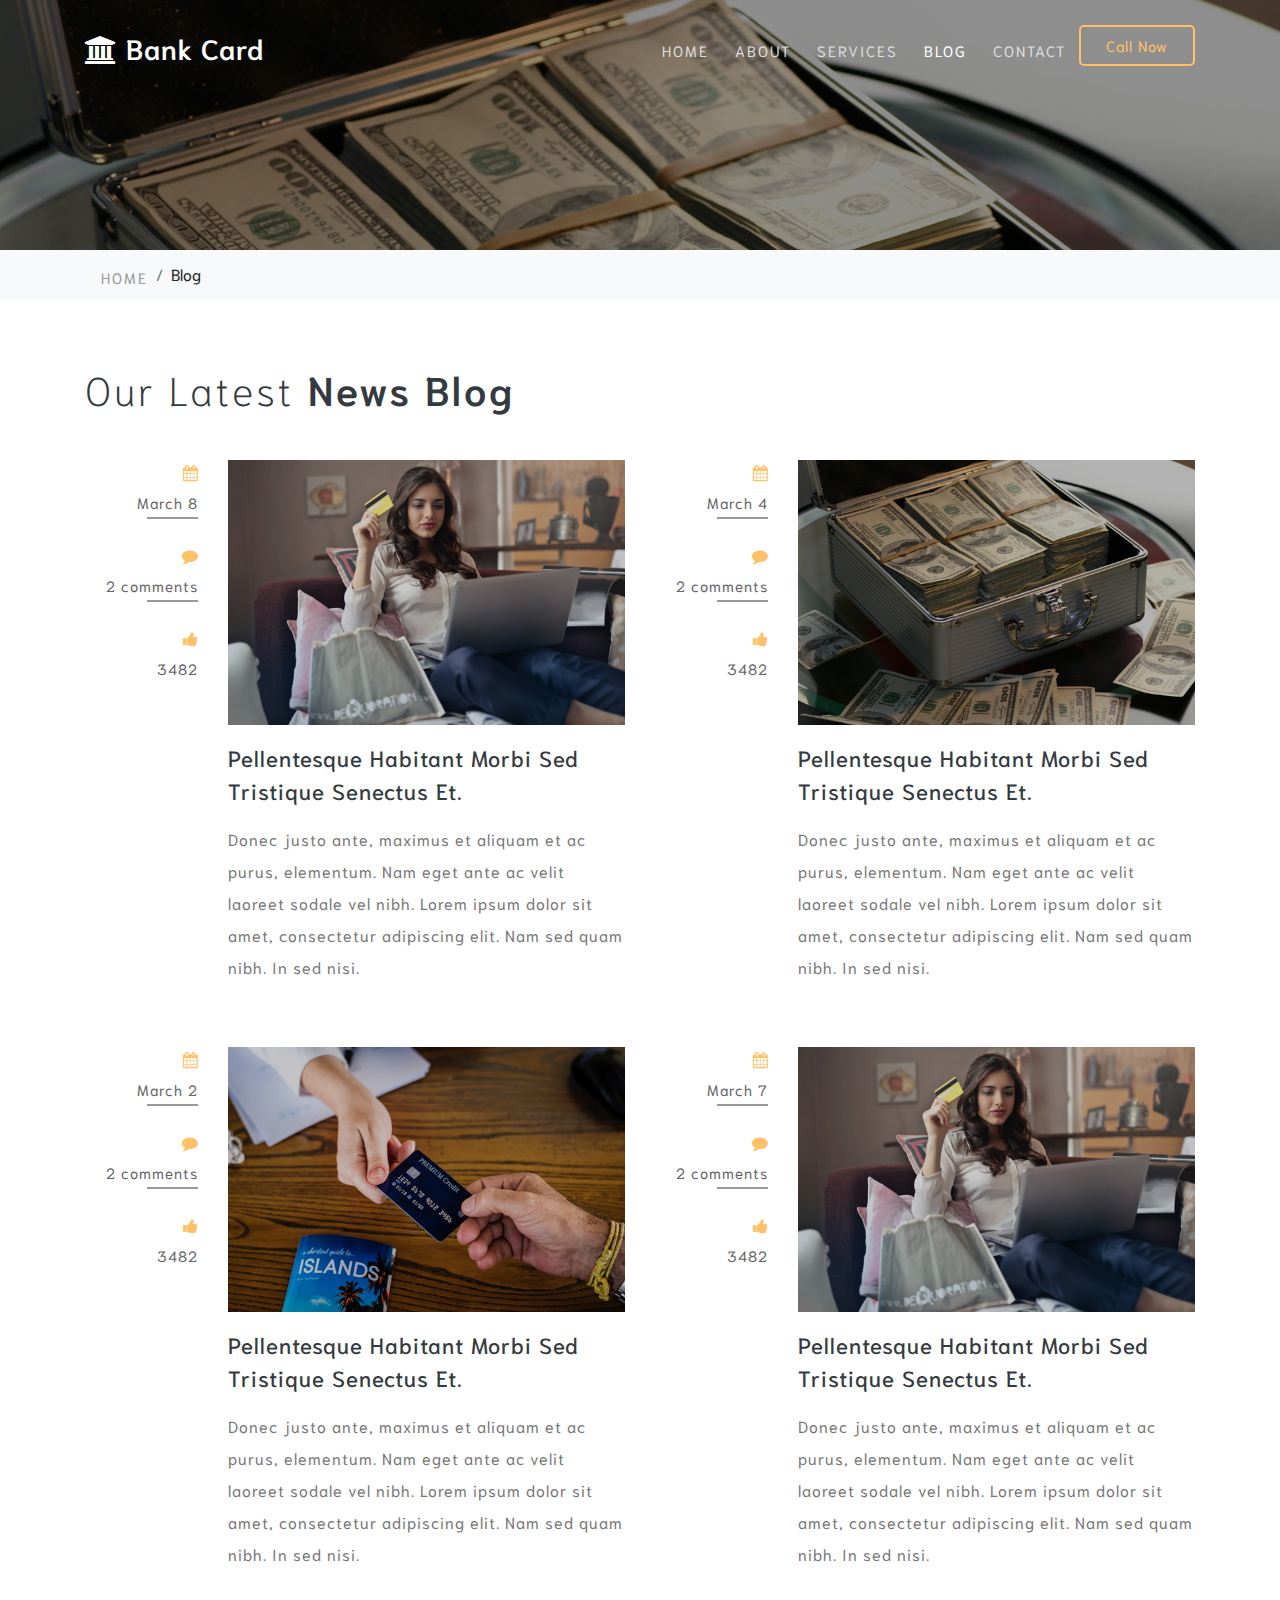
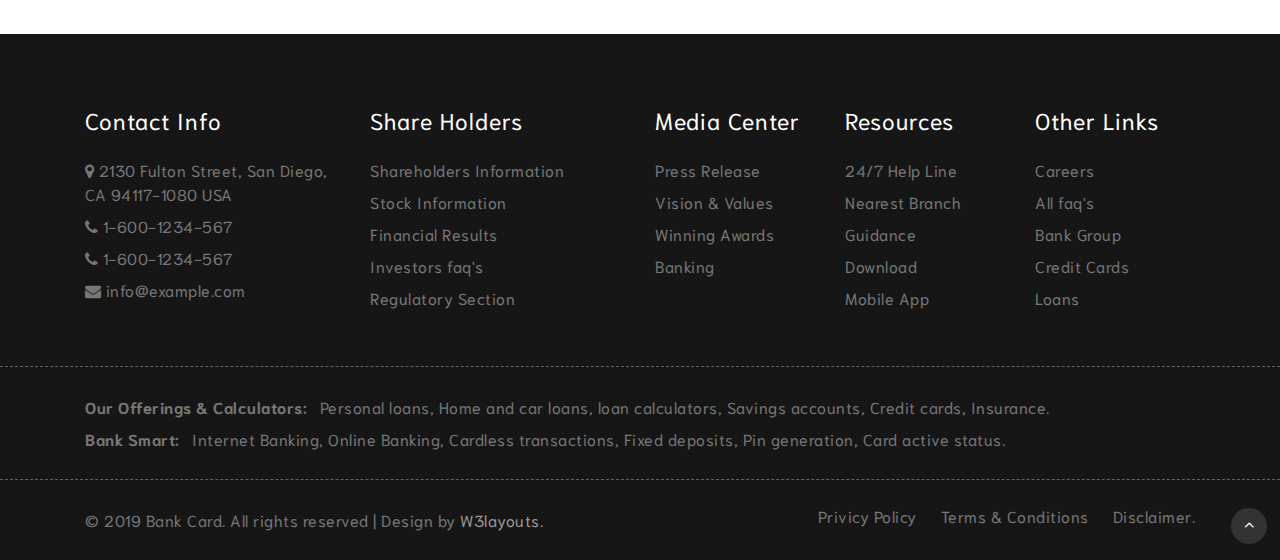
<file: blog.html>
<!--
author: W3layouts
author URL: http://w3layouts.com
License: Creative Commons Attribution 3.0 Unported
License URL: http://creativecommons.org/licenses/by/3.0/
-->
<!DOCTYPE html>
<html lang="en">
<head>
	<title>Blcode Bank's number one friend</title>
<!-- for-mobile-apps -->
<meta name="viewport" content="width=device-width, initial-scale=1">
<meta http-equiv="Content-Type" content="text/html; charset=utf-8" />
<meta name="keywords" content="Bank Card Responsive web template, Bootstrap Web Templates, Flat Web Templates, Android Compatible web template, 
Smartphone Compatible web template, free webdesigns for Nokia, Samsung, LG, SonyEricsson, Motorola web design" />

    <script>
        addEventListener("load", function () {
            setTimeout(hideURLbar, 0);
        }, false);

        function hideURLbar() {
            window.scrollTo(0, 1);
        }
    </script>
	
	<!-- css files -->
    <link href="css/bootstrap.css" rel='stylesheet' type='text/css' /><!-- bootstrap css -->
    <link href="css/style.css" rel='stylesheet' type='text/css' /><!-- custom css -->
    <link href="css/font-awesome.min.css" rel="stylesheet"><!-- fontawesome css -->
	<!-- //css files -->
	
	<!-- google fonts -->
	<link href="//fonts.googleapis.com/css?family=Niramit:200,200i,300,300i,400,400i,500,500i,600,600i,700,700i&amp;subset=latin-ext,thai,vietnamese" rel="stylesheet">
	<!-- //google fonts -->
	
</head>
<body>

<!-- header -->
<header>
	<div class="container">
		<!-- nav -->
		<nav class="py-3 d-lg-flex">
			<div id="logo">
				<h1> <a href="index.html"><span class="fa fa-university"></span> Bank Card </a></h1>
			</div>
			<label for="drop" class="toggle"><span class="fa fa-bars"></span></label>
			<input type="checkbox" id="drop" />
			<ul class="menu ml-auto mt-1">
				<li class=""><a href="index.html">Home</a></li>
				<li class=""><a href="about.html">About</a></li>
				<li class=""><a href="services.html">Services</a></li>
				<li class="active"><a href="blog.html">Blog</a></li>
				<li class=""><a href="contact.html">Contact</a></li>
				<li class="last-grid"><a href="#">Call Now</a></li>
			</ul>
		</nav>
		<!-- //nav -->
	</div>
</header>
<!-- //header -->

<!-- inner-banner -->
<section class="inner-banner" id="home">
	<div class="inner-layer">
		<div class="container">
		</div>
	</div>
</section>
<!-- //inner-banner -->

<!-- breadcrumb -->
<div class="breadcrumb-w3pvt">
	<div class="container">
	<nav aria-label="breadcrumb">
		<ol class="breadcrumb">
			<li class="breadcrumb-item">
				<a href="index.html">Home</a>
			</li>
			<li class="breadcrumb-item" aria-current="page">Blog</li>
		</ol>
	</nav>
	</div>
</div>
<!-- //breadcrumb -->
	
<!-- blog -->
<section class="blog pt-5">
	<div class="container py-md-3">
		<h2 class="heading mb-sm-5 mb-4">Our latest<strong> News blog </strong></h2>
		<div class="row">
			<div class="col-lg-6 news-left mb-5">
				<div class="row">
					<div class="col-sm-3 w3-w3pvt-news-date text-right">
						<div class="w3pvt-news-icon">
							<span class="fa fa-calendar" aria-hidden="true"></span>
							<p>March 8</p>
						</div>
						<div class="w3pvtits-line"> </div>
						<div class="w3pvt-news-icon mt-sm-4">
							<a href="#"><span class="fa fa-comment"></span></a>
							<p>2 comments</p>
						</div>
						<div class="w3pvtits-line"> </div>
						<div class="w3pvt-news-icon mt-sm-4">
							<a href="#"><span class="fa fa-thumbs-up" aria-hidden="true"></span></a>
							<p>3482</p>
						</div>
					</div>
					<div class="col-sm-9 w3-w3pvt-news-img">
						<a href="single.html"><img src="images/blog1.jpg" alt=""></a>
						<h4 class="my-3"><a href="#">Pellentesque habitant morbi sed tristique senectus et.</a></h4>
						<p>Donec justo ante, maximus et aliquam et ac purus, elementum. Nam eget ante ac velit laoreet sodale vel nibh.
						Lorem ipsum dolor sit amet, consectetur adipiscing elit. Nam sed quam nibh. In sed nisi.</p>
					</div>
				</div>
			</div>
			
			<div class="col-lg-6 news-left mb-5">
				<div class="row">
					<div class="col-sm-3 w3-w3pvt-news-date text-right">
						<div class="w3pvt-news-icon">
							<span class="fa fa-calendar" aria-hidden="true"></span>
							<p>March 4</p>
						</div>
						<div class="w3pvtits-line"> </div>
						<div class="w3pvt-news-icon mt-sm-4">
							<a href="#"><span class="fa fa-comment"></span></a>
							<p>2 comments</p>
						</div>
						<div class="w3pvtits-line"> </div>
						<div class="w3pvt-news-icon mt-sm-4">
							<a href="#"><span class="fa fa-thumbs-up" aria-hidden="true"></span></a>
							<p>3482</p>
						</div>
					</div>
					<div class="col-sm-9 w3-w3pvt-news-img">
						<a href="single.html"><img src="images/blog2.jpg" alt=""></a>
						<h4 class="my-3"><a href="#">Pellentesque habitant morbi sed tristique senectus et.</a></h4>
						<p>Donec justo ante, maximus et aliquam et ac purus, elementum. Nam eget ante ac velit laoreet sodale vel nibh.
						Lorem ipsum dolor sit amet, consectetur adipiscing elit. Nam sed quam nibh. In sed nisi.</p>
					</div>
				</div>
			</div>
			
			<div class="col-lg-6 news-left mb-5 pt-3">
				<div class="row">
					<div class="col-sm-3 w3-w3pvt-news-date text-right">
						<div class="w3pvt-news-icon">
							<span class="fa fa-calendar" aria-hidden="true"></span>
							<p>March 2</p>
						</div>
						<div class="w3pvtits-line"> </div>
						<div class="w3pvt-news-icon mt-sm-4">
							<a href="#"><span class="fa fa-comment"></span></a>
							<p>2 comments</p>
						</div>
						<div class="w3pvtits-line"> </div>
						<div class="w3pvt-news-icon mt-sm-4">
							<a href="#"><span class="fa fa-thumbs-up" aria-hidden="true"></span></a>
							<p>3482</p>
						</div>
					</div>
					<div class="col-sm-9 w3-w3pvt-news-img">
						<a href="single.html"><img src="images/blog3.jpg" alt=""></a>
						<h4 class="my-3"><a href="#">Pellentesque habitant morbi sed tristique senectus et.</a></h4>
						<p>Donec justo ante, maximus et aliquam et ac purus, elementum. Nam eget ante ac velit laoreet sodale vel nibh.
						Lorem ipsum dolor sit amet, consectetur adipiscing elit. Nam sed quam nibh. In sed nisi.</p>
					</div>
				</div>
			</div>
			
			<div class="col-lg-6 news-left mb-5 pt-3">
				<div class="row">
					<div class="col-sm-3 w3-w3pvt-news-date text-right">
						<div class="w3pvt-news-icon">
							<span class="fa fa-calendar" aria-hidden="true"></span>
							<p>March 7</p>
						</div>
						<div class="w3pvtits-line"> </div>
						<div class="w3pvt-news-icon mt-sm-4">
							<a href="#"><span class="fa fa-comment"></span></a>
							<p>2 comments</p>
						</div>
						<div class="w3pvtits-line"> </div>
						<div class="w3pvt-news-icon mt-sm-4">
							<a href="#"><span class="fa fa-thumbs-up" aria-hidden="true"></span></a>
							<p>3482</p>
						</div>
					</div>
					<div class="col-sm-9 w3-w3pvt-news-img">
						<a href="single.html"><img src="images/blog1.jpg" alt=""></a>
						<h4 class="my-3"><a href="#">Pellentesque habitant morbi sed tristique senectus et.</a></h4>
						<p>Donec justo ante, maximus et aliquam et ac purus, elementum. Nam eget ante ac velit laoreet sodale vel nibh.
						Lorem ipsum dolor sit amet, consectetur adipiscing elit. Nam sed quam nibh. In sed nisi.</p>
					</div>
				</div>
			</div>
		</div>
	</div>
</section>
<!-- //blog -->
		
<!-- footer -->
<footer class="footer py-5">
	<div class="container pt-lg-4">
		<div class="row">
			<div class="col-lg-3 col-sm-6 footer-top">
				<h4 class="mb-4 w3f_title">Contact Info</h4>
				<ul class="list-w3">
					<li><span class="fa mr-1 fa-map-marker"></span>2130 Fulton Street, San Diego, CA 94117-1080 USA</li>
					<li class="my-2"><span class="fa mr-1 fa-phone"></span>1-600-1234-567</li>
					<li class="my-2"><span class="fa mr-1 fa-phone"></span>1-600-1234-567</li>
					<li class=""><span class="fa mr-1 fa-envelope"></span><a href="mailto:info@example.com">info@example.com</a></li>
				</ul>
			</div>
			<div class="col-lg-3 col-sm-6 footv3-left mt-sm-0 mt-4">
				<h4 class="mb-4 w3f_title"> Share Holders</h4>
				<ul class="list-w3">
					<li class="my-2">
						<a href="#">
							Shareholders Information
						</a>
					</li>
					<li class="mb-2">
						<a href="#">
							Stock Information
						</a>
					</li>
					<li class="my-2">
						<a href="#">
							Financial Results
						</a>
					</li>
					<li class="my-2">
						<a href="#">
							Investors faq's
						</a>
					</li>
					<li>
						<a href="#">
							Regulatory Section
						</a>
					</li>
				</ul>
			</div>
			<div class="col-lg-2 col-sm-4 mt-lg-0 mt-sm-5 mt-4">
				<h4 class="mb-4 w3f_title">Media Center</h4>
				<ul class="list-w3">
					<li class="my-2">
						<a href="#">
							Press Release
						</a>
					</li>
					<li class="mb-2">
						<a href="#">
							Vision & Values
						</a>
					</li>
					<li class="my-2">
						<a href="#">
							Winning Awards
						</a>
					</li>
					<li class="my-2">
						<a href="#">
							Banking
						</a>
					</li>
				</ul>
			</div>

			<div class="col-lg-2 col-sm-4 mt-lg-0 mt-sm-5 mt-4">
				<h4 class="mb-4 w3f_title">Resources</h4>
				<ul class="list-w3">
					<li class="my-2">
						<a href="#">
							24/7 Help Line
						</a>
					</li>
					<li class="mb-2">
						<a href="#">
							Nearest Branch
						</a>
					</li>
					<li class="my-2">
						<a href="#">
							Guidance
						</a>
					</li>
					<li class="my-2">
						<a href="#">
							Download
						</a>
					</li>
					<li>
						<a href="#">
							Mobile App
						</a>
					</li>
				</ul>
			</div>
			
			<div class="col-lg-2 col-sm-4 mt-lg-0 mt-sm-5 mt-4">
				<h4 class="mb-4 w3f_title">Other Links</h4>
				<ul class="list-w3">
					<li class="my-2">
						<a href="#">
							Careers
						</a>
					</li>
					<li class="mb-2">
						<a href="#">
							All faq's
						</a>
					</li>
					<li class="my-2">
						<a href="#">
							Bank Group
						</a>
					</li>
					<li class="my-2">
						<a href="#">
							Credit Cards
						</a>
					</li>
					<li class="my-2">
						<a href="#">
							Loans
						</a>
					</li>
				</ul>
			</div>
			
		</div>
	</div>
	<!-- //footer bottom -->
</footer>
<!-- //footer -->

<!-- middle -->
<section class="middle py-4">
	<div class="container">
		<p><strong class="mr-2">Our Offerings & Calculators:</strong> Personal loans, Home and car loans, loan calculators, Savings accounts, Credit cards, Insurance.</p>
		<p><strong class="mr-2">Bank Smart:</strong> Internet Banking, Online Banking, Cardless transactions, Fixed deposits, Pin generation, Card active status.</p>
	</div>
</section>
<!-- //middle -->

<!-- copyright -->
<section class="copy-right py-4">
	<div class="container">
		<div class="row">
			<div class="col-lg-7">
				<p class="">© 2019 Bank Card. All rights reserved | Design by
					<a href="http://w3layouts.com"> W3layouts.</a>
				</p>
			</div>
			<div class="col-lg-5 mt-lg-0 mt-3">
				<ul class="list-w3 d-sm-flex">
					<li>
						<a href="#">
							Privicy Policy
						</a>
					</li>
					<li class="mx-sm-4 mx-3">
						<a href="#">
							Terms & Conditions
						</a>
					</li>
					<li>
						<a href="#">
							Disclaimer.
						</a>
					</li>
					<li>
						<a href="#">
						</a>
					</li>
				</ul>
			</div>
		</div>
	</div>
</section>
<!-- //copyright -->

<!-- move top -->
<div class="move-top text-right">
	<a href="#home" class="move-top"> 
		<span class="fa fa-angle-up  mb-3" aria-hidden="true"></span>
	</a>
</div>
<!-- move top -->

</body>
</html>
</file>
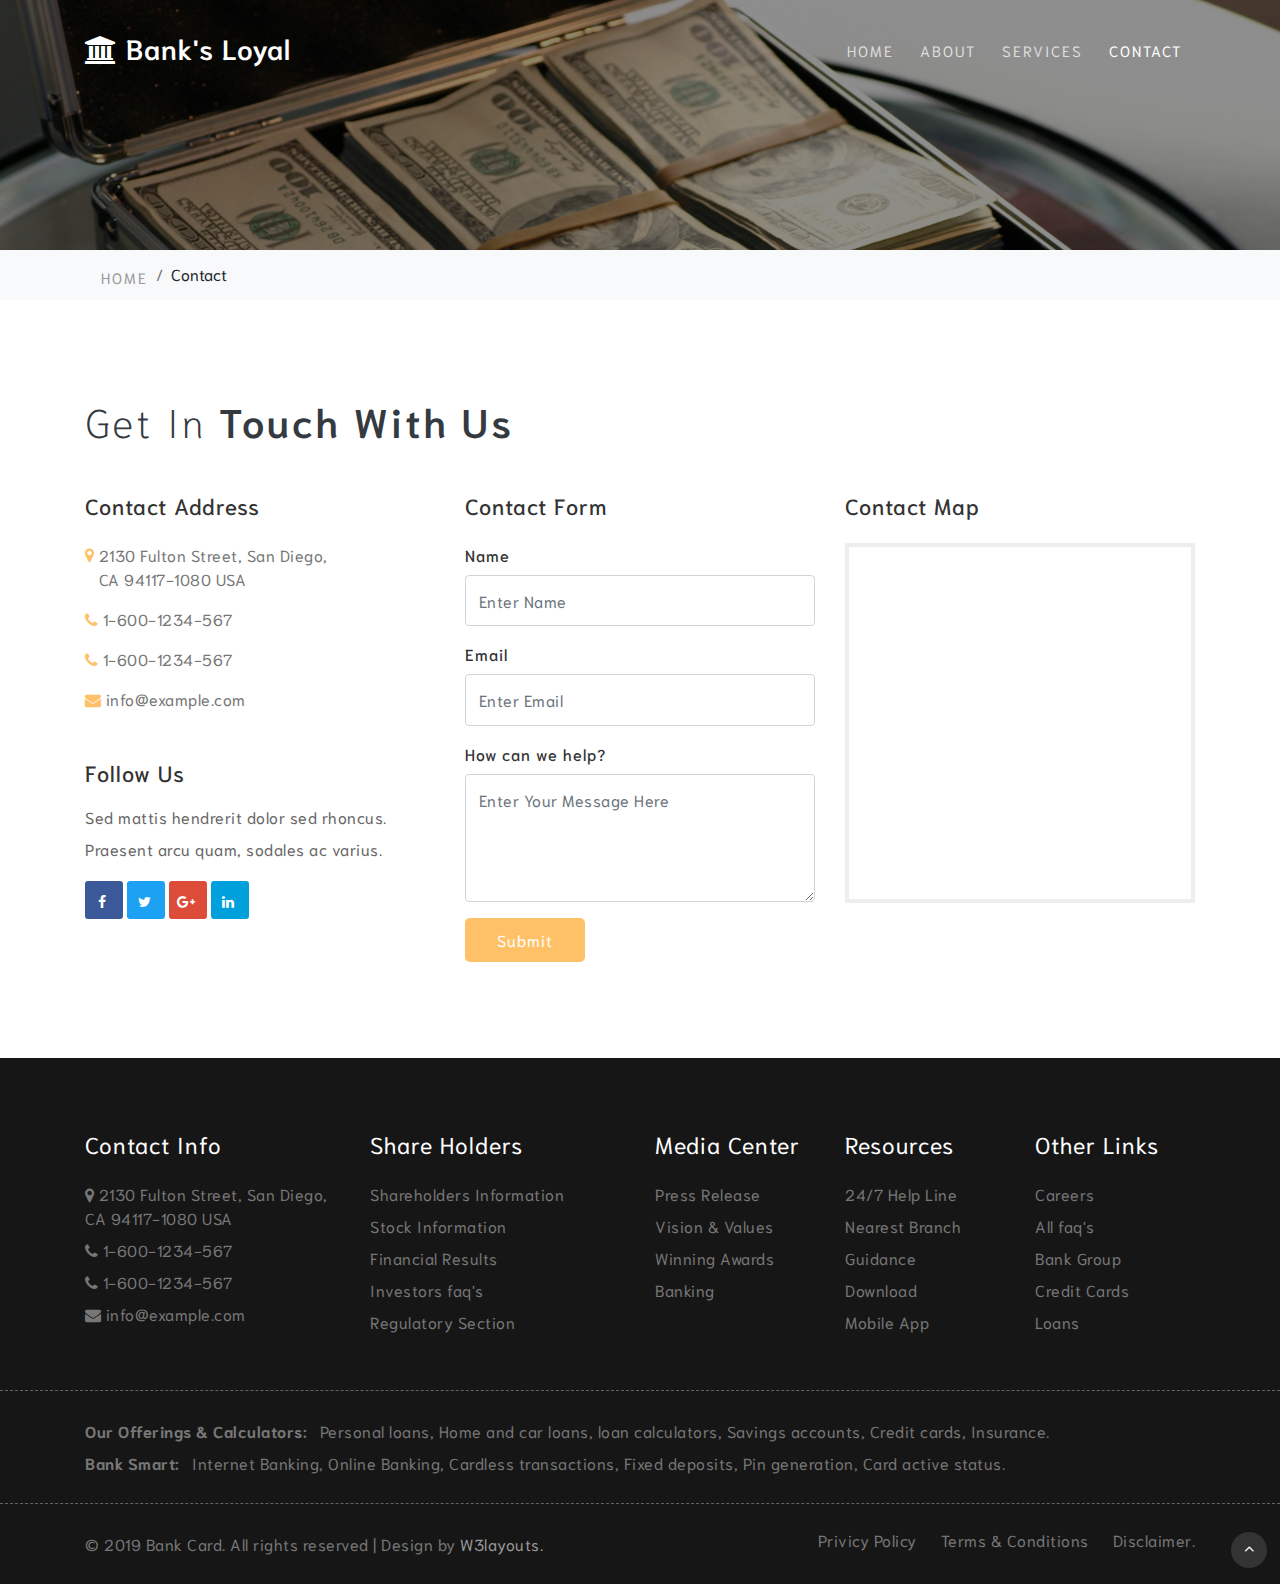
<file: contact.html>
<!--
author: W3layouts
author URL: http://w3layouts.com
License: Creative Commons Attribution 3.0 Unported
License URL: http://creativecommons.org/licenses/by/3.0/
-->
<!DOCTYPE html>
<html lang="en">
<head>
	<title>Blcode Bank's number one friend</title>
<!-- for-mobile-apps -->
<meta name="viewport" content="width=device-width, initial-scale=1">
<meta http-equiv="Content-Type" content="text/html; charset=utf-8" />
<meta name="keywords" content="Bank Card Responsive web template, Bootstrap Web Templates, Flat Web Templates, Android Compatible web template, 
Smartphone Compatible web template, free webdesigns for Nokia, Samsung, LG, SonyEricsson, Motorola web design" />

    <script>
        addEventListener("load", function () {
            setTimeout(hideURLbar, 0);
        }, false);

        function hideURLbar() {
            window.scrollTo(0, 1);
        }
    </script>
	
	<!-- css files -->
    <link href="css/bootstrap.css" rel='stylesheet' type='text/css' /><!-- bootstrap css -->
    <link href="css/style.css" rel='stylesheet' type='text/css' /><!-- custom css -->
    <link href="css/font-awesome.min.css" rel="stylesheet"><!-- fontawesome css -->
	<!-- //css files -->
	
	<!-- google fonts -->
	<link href="//fonts.googleapis.com/css?family=Niramit:200,200i,300,300i,400,400i,500,500i,600,600i,700,700i&amp;subset=latin-ext,thai,vietnamese" rel="stylesheet">
	<!-- //google fonts -->
	
</head>
<body>

<!-- header -->
<header>
	<div class="container">
		<!-- nav -->
		<nav class="py-3 d-lg-flex">
			<div id="logo">
				<h1> <a href="index.html"><span class="fa fa-university"></span> Bank's Loyal </a></h1>
			</div>
			<label for="drop" class="toggle"><span class="fa fa-bars"></span></label>
			<input type="checkbox" id="drop" />
			<ul class="menu ml-auto mt-1">
				<li class=""><a href="index.html">Home</a></li>
				<li class=""><a href="about.html">About</a></li>
				<li class=""><a href="services.html">Services</a></li>
				<!-- <li class=""><a href="blog.html">Blog</a></li> -->
				<li class="active"><a href="contact.html">Contact</a></li>
				<!-- <li class="last-grid"><a href="#">Call Now</a></li> -->
			</ul>
		</nav>
		<!-- //nav -->
	</div>
</header>
<!-- //header -->

<!-- inner-banner -->
<section class="inner-banner" id="home">
	<div class="inner-layer">
		<div class="container">
		</div>
	</div>
</section>
<!-- //inner-banner -->

<!-- breadcrumb -->
<div class="breadcrumb-w3pvt">
	<div class="container">
	<nav aria-label="breadcrumb">
		<ol class="breadcrumb">
			<li class="breadcrumb-item">
				<a href="index.html">Home</a>
			</li>
			<li class="breadcrumb-item" aria-current="page">Contact</li>
		</ol>
	</nav>
	</div>
</div>
<!-- //breadcrumb -->
	
<!-- contact -->
<section class="contact py-5">
	<div class="container py-lg-5">
		<h2 class="heading mb-sm-5 mb-4">Get in <strong> touch with us </strong></h2>
		<div class="row">
			<div class="col-lg-4 col-md-6 contact-address">
				<h4 class="mb-4 w3f_title">Contact Address</h4>
				<ul class="list-w3">
					<li class="d-flex"><span class="fa mt-1 mr-1 fa-map-marker"></span>2130 Fulton Street, San Diego, <br>CA 94117-1080 USA</li>
					<li class="my-3"><span class="fa mr-1 fa-phone"></span>1-600-1234-567</li>
					<li class="my-3"><span class="fa mr-1 fa-phone"></span>1-600-1234-567</li>
					<li class=""><span class="fa mr-1 fa-envelope"></span><a href="mailto:info@example.com">info@example.com</a></li>
				</ul>
				<h4 class="mt-sm-5 mt-4 mb-3 w3f_title">Follow Us</h4>
				<p>Sed mattis hendrerit dolor sed rhoncus. Praesent arcu quam, sodales ac varius.</p>
				<ul class="list-social">
					<li><a href="#" class="facebook"><span class="fa mr-1 fa-facebook"></span></a></li>
					<li class="my-3"><a href="#" class="twitter"><span class="fa mr-1 fa-twitter"></span></a></li>
					<li class="my-3"><a href="#" class="google"><span class="fa mr-1 fa-google-plus"></span></a></li>
					<li class=""><a href="#" class="linkedin"><span class="fa mr-1 fa-linkedin"></span></a></li>
				</ul>
			</div>
			<div class="col-lg-4 col-md-6 contact-form mt-md-0 mt-sm-5 mt-4">
				<h4 class="mb-4 w3f_title">Contact Form</h4>
				<form name="contactform" id="contactform" method="post" action="#" onsubmit="return(validate());" novalidate="novalidate">
						<div class="form-group">
						  <label>Name</label>
						  <input type="text" class="form-control" id="name" placeholder="Enter Name" name="name">
						</div>
						<div class="form-group">
						  <label>Email</label>
						  <input type="email" class="form-control" id="name" placeholder="Enter Email" name="email">
						</div>
						<div class="form-group">
						  <label>How can we help?</label>
						  <textarea name="issues" class="form-control" id="iq" placeholder="Enter Your Message Here"></textarea>
						</div>				
						<button type="submit" class="btn btn-default">Submit</button>
					</form>
			</div>
			<div class="col-lg-4 contact-map mt-lg-0 mt-sm-5 mt-4">
				<h4 class="mb-4 w3f_title">Contact Map</h4>
				<iframe src="https://www.google.com/maps/embed?pb=!1m18!1m12!1m3!1d3023.9503398796587!2d-73.9940307!3d40.719109700000004!2m3!1f0!2f0!3f0!3m2!1i1024!2i768!4f13.1!3m3!1m2!1s0x89c25a27e2f24131%3A0x64ffc98d24069f02!2sCANADA!5e0!3m2!1sen!2sin!4v1441710758555" allowfullscreen=""></iframe>
			</div>
		</div>
	</div>
</section>
<!-- //contact -->
		
<!-- footer -->
<footer class="footer py-5">
	<div class="container pt-lg-4">
		<div class="row">
			<div class="col-lg-3 col-sm-6 footer-top">
				<h4 class="mb-4 w3f_title">Contact Info</h4>
				<ul class="list-w3">
					<li><span class="fa mr-1 fa-map-marker"></span>2130 Fulton Street, San Diego, CA 94117-1080 USA</li>
					<li class="my-2"><span class="fa mr-1 fa-phone"></span>1-600-1234-567</li>
					<li class="my-2"><span class="fa mr-1 fa-phone"></span>1-600-1234-567</li>
					<li class=""><span class="fa mr-1 fa-envelope"></span><a href="mailto:info@example.com">info@example.com</a></li>
				</ul>
			</div>
			<div class="col-lg-3 col-sm-6 footv3-left mt-sm-0 mt-4">
				<h4 class="mb-4 w3f_title"> Share Holders</h4>
				<ul class="list-w3">
					<li class="my-2">
						<a href="#">
							Shareholders Information
						</a>
					</li>
					<li class="mb-2">
						<a href="#">
							Stock Information
						</a>
					</li>
					<li class="my-2">
						<a href="#">
							Financial Results
						</a>
					</li>
					<li class="my-2">
						<a href="#">
							Investors faq's
						</a>
					</li>
					<li>
						<a href="#">
							Regulatory Section
						</a>
					</li>
				</ul>
			</div>
			<div class="col-lg-2 col-sm-4 mt-lg-0 mt-sm-5 mt-4">
				<h4 class="mb-4 w3f_title">Media Center</h4>
				<ul class="list-w3">
					<li class="my-2">
						<a href="#">
							Press Release
						</a>
					</li>
					<li class="mb-2">
						<a href="#">
							Vision & Values
						</a>
					</li>
					<li class="my-2">
						<a href="#">
							Winning Awards
						</a>
					</li>
					<li class="my-2">
						<a href="#">
							Banking
						</a>
					</li>
				</ul>
			</div>

			<div class="col-lg-2 col-sm-4 mt-lg-0 mt-sm-5 mt-4">
				<h4 class="mb-4 w3f_title">Resources</h4>
				<ul class="list-w3">
					<li class="my-2">
						<a href="#">
							24/7 Help Line
						</a>
					</li>
					<li class="mb-2">
						<a href="#">
							Nearest Branch
						</a>
					</li>
					<li class="my-2">
						<a href="#">
							Guidance
						</a>
					</li>
					<li class="my-2">
						<a href="#">
							Download
						</a>
					</li>
					<li>
						<a href="#">
							Mobile App
						</a>
					</li>
				</ul>
			</div>
			
			<div class="col-lg-2 col-sm-4 mt-lg-0 mt-sm-5 mt-4">
				<h4 class="mb-4 w3f_title">Other Links</h4>
				<ul class="list-w3">
					<li class="my-2">
						<a href="#">
							Careers
						</a>
					</li>
					<li class="mb-2">
						<a href="#">
							All faq's
						</a>
					</li>
					<li class="my-2">
						<a href="#">
							Bank Group
						</a>
					</li>
					<li class="my-2">
						<a href="#">
							Credit Cards
						</a>
					</li>
					<li class="my-2">
						<a href="#">
							Loans
						</a>
					</li>
				</ul>
			</div>
			
		</div>
	</div>
	<!-- //footer bottom -->
</footer>
<!-- //footer -->

<!-- middle -->
<section class="middle py-4">
	<div class="container">
		<p><strong class="mr-2">Our Offerings & Calculators:</strong> Personal loans, Home and car loans, loan calculators, Savings accounts, Credit cards, Insurance.</p>
		<p><strong class="mr-2">Bank Smart:</strong> Internet Banking, Online Banking, Cardless transactions, Fixed deposits, Pin generation, Card active status.</p>
	</div>
</section>
<!-- //middle -->

<!-- copyright -->
<section class="copy-right py-4">
	<div class="container">
		<div class="row">
			<div class="col-lg-7">
				<p class="">© 2019 Bank Card. All rights reserved | Design by
					<a href="http://w3layouts.com"> W3layouts.</a>
				</p>
			</div>
			<div class="col-lg-5 mt-lg-0 mt-3">
				<ul class="list-w3 d-sm-flex">
					<li>
						<a href="#">
							Privicy Policy
						</a>
					</li>
					<li class="mx-sm-4 mx-3">
						<a href="#">
							Terms & Conditions
						</a>
					</li>
					<li>
						<a href="#">
							Disclaimer.
						</a>
					</li>
					<li>
						<a href="#">
						</a>
					</li>
				</ul>
			</div>
		</div>
	</div>
</section>
<!-- //copyright -->

<!-- move top -->
<div class="move-top text-right">
	<a href="#home" class="move-top"> 
		<span class="fa fa-angle-up  mb-3" aria-hidden="true"></span>
	</a>
</div>
<!-- move top -->

</body>
</html>
</file>
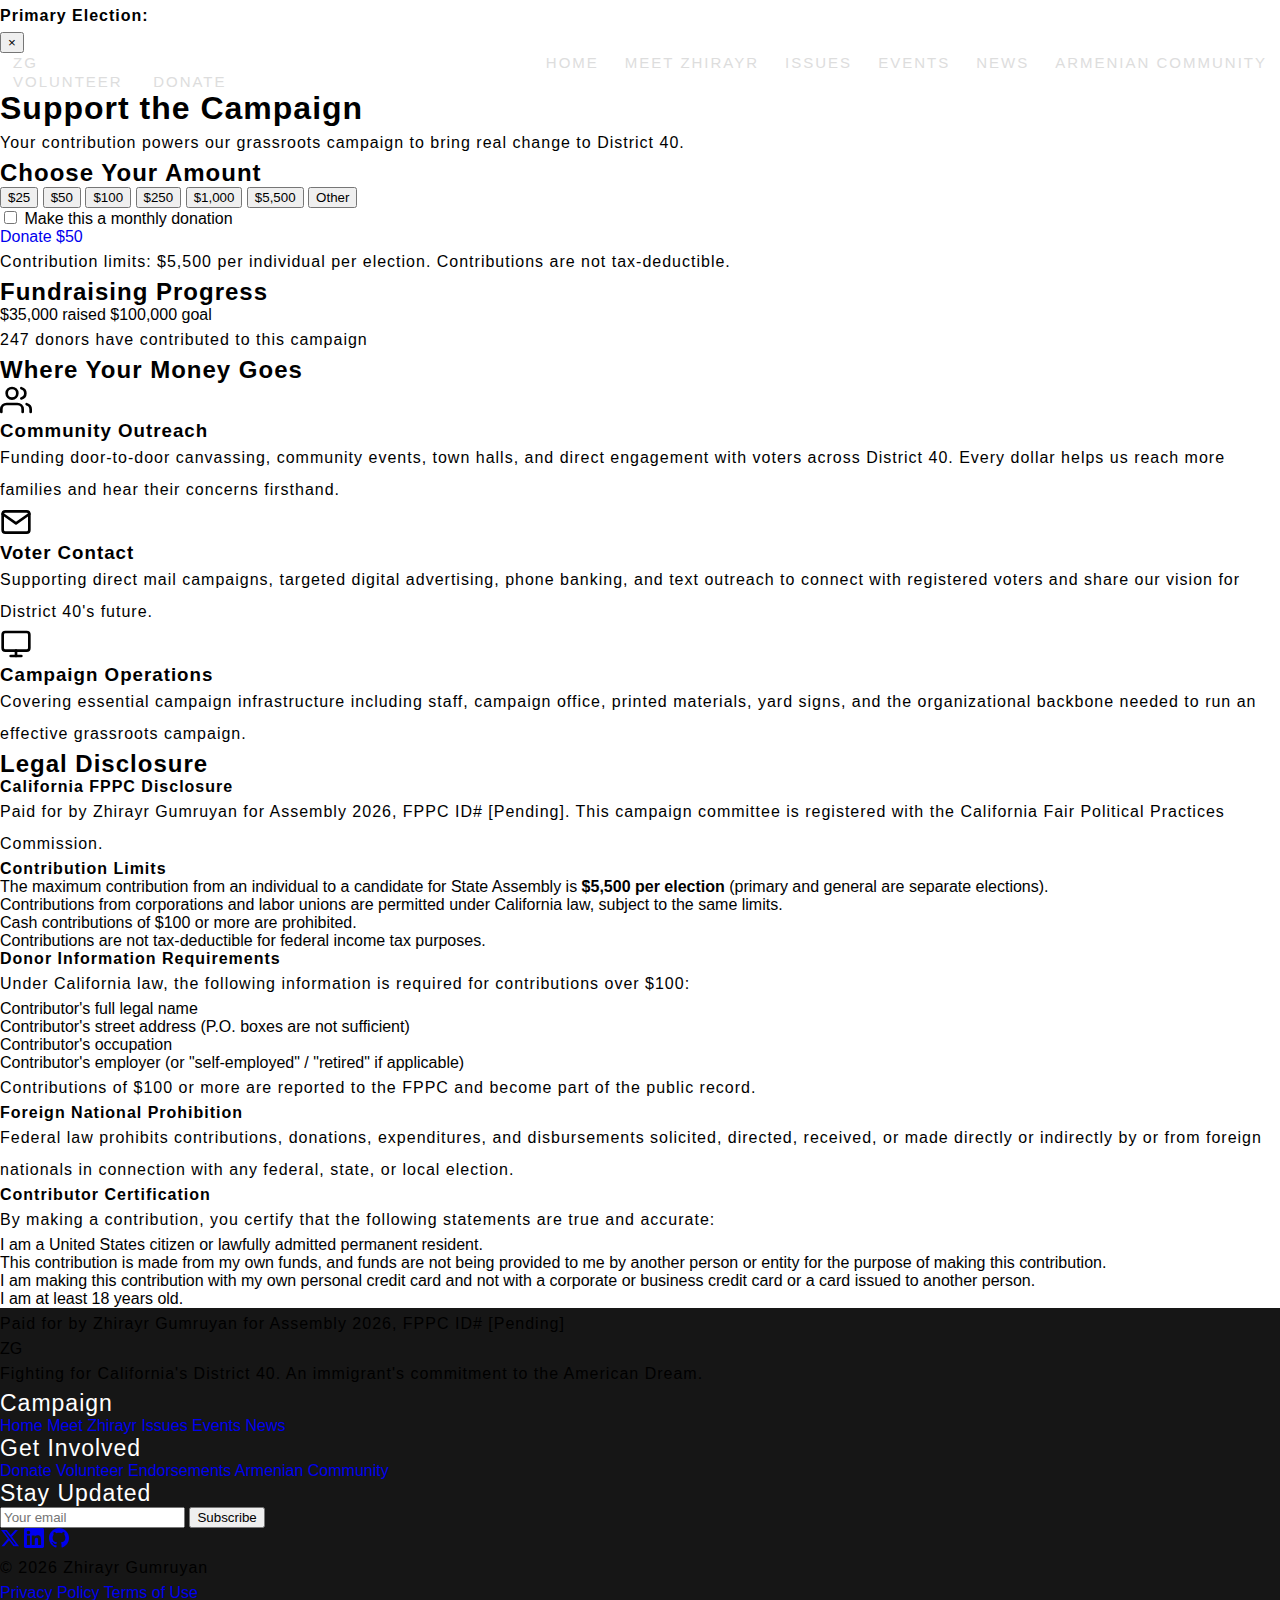
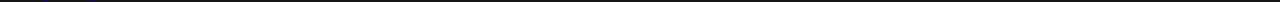
<file: donate.html>
<!DOCTYPE html>
<html lang="en">
<head>
    <meta charset="UTF-8">
    <meta name="viewport" content="width=device-width, initial-scale=1.0">
    <title>Donate | Zhirayr Gumruyan for Assembly 2026</title>
    <meta name="description" content="Support Zhirayr Gumruyan's campaign for California State Assembly District 40. Your contribution powers a grassroots campaign for real change.">
    <link rel="canonical" href="https://gumruyan.com/donate.html">
    <meta property="og:title" content="Donate | Zhirayr Gumruyan for Assembly 2026">
    <meta property="og:description" content="Your contribution powers our grassroots campaign to bring real change to District 40. Donate today.">
    <meta property="og:type" content="website">
    <meta property="og:url" content="https://gumruyan.com/donate.html">
    <meta property="og:image" content="https://gumruyan.com/images/zhirayr-gumruyan-og.jpg">
    <meta property="og:site_name" content="Zhirayr Gumruyan for Assembly 2026">
    <meta name="twitter:card" content="summary_large_image">
    <meta name="twitter:site" content="@gumruyanzh">
    <meta name="twitter:title" content="Donate | Zhirayr Gumruyan for Assembly 2026">
    <meta name="twitter:description" content="Your contribution powers our grassroots campaign to bring real change to District 40. Donate today.">
    <meta name="twitter:image" content="https://gumruyan.com/images/zhirayr-gumruyan-og.jpg">
    <link rel="icon" type="image/svg+xml" href="/images/favicon.svg">
    <link rel="icon" type="image/x-icon" href="/favicon.ico">
    <link rel="apple-touch-icon" sizes="180x180" href="/images/apple-touch-icon.png">
    <link rel="stylesheet" href="css/style.css">
    <link rel="preconnect" href="https://fonts.googleapis.com">
    <link rel="preconnect" href="https://fonts.gstatic.com" crossorigin>
    <link href="https://fonts.googleapis.com/css2?family=Inter:wght@300;400;500;600;700;900&display=swap" rel="stylesheet">
    <!-- Google Analytics placeholder -->
    <script async src="https://www.googletagmanager.com/gtag/js?id=G-SRCRJ1G7TT"></script>
    <script>window.dataLayer=window.dataLayer||[];function gtag(){dataLayer.push(arguments);}gtag('js',new Date());gtag('config','G-SRCRJ1G7TT');</script>
    <script type="application/ld+json">
    {
      "@context": "https://schema.org",
      "@type": "WebPage",
      "name": "Donate to Zhirayr Gumruyan for Assembly 2026",
      "description": "Support Zhirayr Gumruyan's campaign for California State Assembly District 40. Your contribution powers a grassroots campaign for real change.",
      "url": "https://gumruyan.com/donate.html",
      "isPartOf": {
        "@type": "WebSite",
        "@id": "https://gumruyan.com/#website"
      }
    }
    </script>
    <script type="application/ld+json">
    {
      "@context": "https://schema.org",
      "@type": "BreadcrumbList",
      "itemListElement": [
        {"@type": "ListItem", "position": 1, "name": "Home", "item": "https://gumruyan.com/"},
        {"@type": "ListItem", "position": 2, "name": "Donate", "item": "https://gumruyan.com/donate.html"}
      ]
    }
    </script>
</head>
<body>

    <!-- Announcement Bar -->
    <div class="announcement-bar" id="announcement-bar">
        <div class="container">
            <p><strong>Primary Election:</strong> <span id="countdown"></span></p>
            <button class="announcement-close" aria-label="Dismiss">&times;</button>
        </div>
    </div>

    <!-- Navigation -->
    <nav class="nav" id="nav">
        <div class="nav-container">
            <a href="/" class="nav-logo">ZG</a>
            <ul class="nav-menu" id="nav-menu">
                <li><a href="/" class="nav-link">Home</a></li>
                <li><a href="/meet-zhirayr.html" class="nav-link">Meet Zhirayr</a></li>
                <li><a href="/issues.html" class="nav-link">Issues</a></li>
                <li><a href="/events.html" class="nav-link">Events</a></li>
                <li><a href="/news.html" class="nav-link">News</a></li>
                <li><a href="/armenian-community.html" class="nav-link">Armenian Community</a></li>
            </ul>
            <div class="nav-actions">
                <a href="/volunteer.html" class="btn btn-volunteer">Volunteer</a>
                <a href="/donate.html" class="btn btn-donate">Donate</a>
            </div>
            <div class="nav-toggle" id="nav-toggle">
                <span></span>
                <span></span>
                <span></span>
            </div>
        </div>
    </nav>

    <!-- Page Header -->
    <section class="page-header section-navy">
        <div class="container">
            <h1 class="page-title">Support the Campaign</h1>
            <p class="page-subtitle">Your contribution powers our grassroots campaign to bring real change to District 40.</p>
        </div>
    </section>

    <!-- Donation Form -->
    <section class="section-light">
        <div class="container">
            <div class="donate-form-wrapper fade-in">
                <h2 class="section-heading">Choose Your Amount</h2>
                <div class="amount-grid">
                    <button class="amount-btn" data-amount="25">$25</button>
                    <button class="amount-btn active" data-amount="50">$50</button>
                    <button class="amount-btn" data-amount="100">$100</button>
                    <button class="amount-btn" data-amount="250">$250</button>
                    <button class="amount-btn" data-amount="1000">$1,000</button>
                    <button class="amount-btn" data-amount="5500">$5,500</button>
                    <button class="amount-btn amount-btn-custom" data-amount="custom">Other</button>
                </div>
                <div class="custom-amount-wrapper" id="custom-amount-wrapper" style="display: none;">
                    <label for="custom-amount">Enter custom amount:</label>
                    <div class="custom-amount-input">
                        <span class="currency-symbol">$</span>
                        <input type="number" id="custom-amount" name="custom_amount" min="1" max="5500" placeholder="0">
                    </div>
                </div>
                <div class="recurring-toggle">
                    <label class="toggle-label">
                        <input type="checkbox" id="recurring-toggle" name="recurring">
                        <span class="toggle-switch"></span>
                        <span>Make this a monthly donation</span>
                    </label>
                </div>
                <a href="https://donate.stripe.com/placeholder" class="btn btn-donate btn-large donate-submit" id="donate-btn">Donate $50</a>
                <p class="donate-note">Contribution limits: $5,500 per individual per election. Contributions are not tax-deductible.</p>
            </div>
        </div>
    </section>

    <!-- Fundraising Progress -->
    <section class="section-gray">
        <div class="container">
            <div class="fundraising-progress fade-in">
                <h2 class="section-heading">Fundraising Progress</h2>
                <div class="progress-bar-wrapper">
                    <div class="progress-bar">
                        <div class="progress-fill" style="width: 35%;"></div>
                    </div>
                    <div class="progress-labels">
                        <span class="progress-raised">$35,000 raised</span>
                        <span class="progress-goal">$100,000 goal</span>
                    </div>
                </div>
                <p class="donor-count">247 donors have contributed to this campaign</p>
            </div>
        </div>
    </section>

    <!-- Why Donate -->
    <section class="section-light">
        <div class="container">
            <h2 class="section-heading fade-in">Where Your Money Goes</h2>
            <div class="donate-cards-grid fade-in">
                <div class="donate-card">
                    <div class="donate-card-icon">
                        <svg width="32" height="32" viewBox="0 0 24 24" fill="none" stroke="currentColor" stroke-width="2" stroke-linecap="round" stroke-linejoin="round">
                            <path d="M17 21v-2a4 4 0 0 0-4-4H5a4 4 0 0 0-4 4v2"/>
                            <circle cx="9" cy="7" r="4"/>
                            <path d="M23 21v-2a4 4 0 0 0-3-3.87"/>
                            <path d="M16 3.13a4 4 0 0 1 0 7.75"/>
                        </svg>
                    </div>
                    <h3>Community Outreach</h3>
                    <p>Funding door-to-door canvassing, community events, town halls, and direct engagement with voters across District 40. Every dollar helps us reach more families and hear their concerns firsthand.</p>
                </div>
                <div class="donate-card">
                    <div class="donate-card-icon">
                        <svg width="32" height="32" viewBox="0 0 24 24" fill="none" stroke="currentColor" stroke-width="2" stroke-linecap="round" stroke-linejoin="round">
                            <path d="M4 4h16c1.1 0 2 .9 2 2v12c0 1.1-.9 2-2 2H4c-1.1 0-2-.9-2-2V6c0-1.1.9-2 2-2z"/>
                            <polyline points="22,6 12,13 2,6"/>
                        </svg>
                    </div>
                    <h3>Voter Contact</h3>
                    <p>Supporting direct mail campaigns, targeted digital advertising, phone banking, and text outreach to connect with registered voters and share our vision for District 40's future.</p>
                </div>
                <div class="donate-card">
                    <div class="donate-card-icon">
                        <svg width="32" height="32" viewBox="0 0 24 24" fill="none" stroke="currentColor" stroke-width="2" stroke-linecap="round" stroke-linejoin="round">
                            <rect x="2" y="3" width="20" height="14" rx="2" ry="2"/>
                            <line x1="8" y1="21" x2="16" y2="21"/>
                            <line x1="12" y1="17" x2="12" y2="21"/>
                        </svg>
                    </div>
                    <h3>Campaign Operations</h3>
                    <p>Covering essential campaign infrastructure including staff, campaign office, printed materials, yard signs, and the organizational backbone needed to run an effective grassroots campaign.</p>
                </div>
            </div>
        </div>
    </section>

    <!-- FPPC Legal Notice -->
    <section class="section-gray">
        <div class="container">
            <div class="legal-notice fade-in">
                <h2 class="section-heading">Legal Disclosure</h2>
                <div class="legal-content">
                    <h4>California FPPC Disclosure</h4>
                    <p>Paid for by Zhirayr Gumruyan for Assembly 2026, FPPC ID# [Pending]. This campaign committee is registered with the California Fair Political Practices Commission.</p>

                    <h4>Contribution Limits</h4>
                    <ul>
                        <li>The maximum contribution from an individual to a candidate for State Assembly is <strong>$5,500 per election</strong> (primary and general are separate elections).</li>
                        <li>Contributions from corporations and labor unions are permitted under California law, subject to the same limits.</li>
                        <li>Cash contributions of $100 or more are prohibited.</li>
                        <li>Contributions are not tax-deductible for federal income tax purposes.</li>
                    </ul>

                    <h4>Donor Information Requirements</h4>
                    <p>Under California law, the following information is required for contributions over $100:</p>
                    <ul>
                        <li>Contributor's full legal name</li>
                        <li>Contributor's street address (P.O. boxes are not sufficient)</li>
                        <li>Contributor's occupation</li>
                        <li>Contributor's employer (or "self-employed" / "retired" if applicable)</li>
                    </ul>
                    <p>Contributions of $100 or more are reported to the FPPC and become part of the public record.</p>

                    <h4>Foreign National Prohibition</h4>
                    <p>Federal law prohibits contributions, donations, expenditures, and disbursements solicited, directed, received, or made directly or indirectly by or from foreign nationals in connection with any federal, state, or local election.</p>

                    <h4>Contributor Certification</h4>
                    <p>By making a contribution, you certify that the following statements are true and accurate:</p>
                    <ul>
                        <li>I am a United States citizen or lawfully admitted permanent resident.</li>
                        <li>This contribution is made from my own funds, and funds are not being provided to me by another person or entity for the purpose of making this contribution.</li>
                        <li>I am making this contribution with my own personal credit card and not with a corporate or business credit card or a card issued to another person.</li>
                        <li>I am at least 18 years old.</li>
                    </ul>
                </div>
            </div>
        </div>
    </section>

    <!-- Footer -->
    <footer class="footer">
        <div class="container">
            <div class="fppc-disclaimer">
                <p>Paid for by Zhirayr Gumruyan for Assembly 2026, FPPC ID# [Pending]</p>
            </div>
            <div class="footer-grid">
                <div class="footer-about">
                    <span class="footer-logo">ZG</span>
                    <p>Fighting for California's District 40. An immigrant's commitment to the American Dream.</p>
                </div>
                <div class="footer-links">
                    <h4>Campaign</h4>
                    <a href="/">Home</a>
                    <a href="/meet-zhirayr.html">Meet Zhirayr</a>
                    <a href="/issues.html">Issues</a>
                    <a href="/events.html">Events</a>
                    <a href="/news.html">News</a>
                </div>
                <div class="footer-links">
                    <h4>Get Involved</h4>
                    <a href="/donate.html">Donate</a>
                    <a href="/volunteer.html">Volunteer</a>
                    <a href="/endorsements.html">Endorsements</a>
                    <a href="/armenian-community.html">Armenian Community</a>
                </div>
                <div class="footer-newsletter">
                    <h4>Stay Updated</h4>
                    <form class="email-capture-form" action="https://formspree.io/f/mnjbeyog" method="POST">
                        <input type="email" name="email" placeholder="Your email" required>
                        <button type="submit" class="btn btn-donate">Subscribe</button>
                    </form>
                </div>
            </div>
            <div class="footer-bottom">
                <div class="social-links">
                    <a href="https://twitter.com/gumruyanzh" target="_blank" rel="noopener noreferrer" aria-label="Twitter/X">
                        <svg width="20" height="20" viewBox="0 0 24 24" fill="currentColor"><path d="M18.244 2.25h3.308l-7.227 8.26 8.502 11.24H16.17l-5.214-6.817L4.99 21.75H1.68l7.73-8.835L1.254 2.25H8.08l4.713 6.231zm-1.161 17.52h1.833L7.084 4.126H5.117z"/></svg>
                    </a>
                    <a href="https://linkedin.com/in/gumruyan" target="_blank" rel="noopener noreferrer" aria-label="LinkedIn">
                        <svg width="20" height="20" viewBox="0 0 24 24" fill="currentColor"><path d="M20.447 20.452h-3.554v-5.569c0-1.328-.027-3.037-1.852-3.037-1.853 0-2.136 1.445-2.136 2.939v5.667H9.351V9h3.414v1.561h.046c.477-.9 1.637-1.85 3.37-1.85 3.601 0 4.267 2.37 4.267 5.455v6.286zM5.337 7.433c-1.144 0-2.063-.926-2.063-2.065 0-1.138.92-2.063 2.063-2.063 1.14 0 2.064.925 2.064 2.063 0 1.139-.925 2.065-2.064 2.065zm1.782 13.019H3.555V9h3.564v11.452zM22.225 0H1.771C.792 0 0 .774 0 1.729v20.542C0 23.227.792 24 1.771 24h20.451C23.2 24 24 23.227 24 22.271V1.729C24 .774 23.2 0 22.222 0h.003z"/></svg>
                    </a>
                    <a href="https://github.com/gumruyanzh" target="_blank" rel="noopener noreferrer" aria-label="GitHub">
                        <svg width="20" height="20" viewBox="0 0 24 24" fill="currentColor"><path d="M12 0c-6.626 0-12 5.373-12 12 0 5.302 3.438 9.8 8.207 11.387.599.111.793-.261.793-.577v-2.234c-3.338.726-4.033-1.416-4.033-1.416-.546-1.387-1.333-1.756-1.333-1.756-1.089-.745.083-.729.083-.729 1.205.084 1.839 1.237 1.839 1.237 1.07 1.834 2.807 1.304 3.492.997.107-.775.418-1.305.762-1.604-2.665-.305-5.467-1.334-5.467-5.931 0-1.311.469-2.381 1.236-3.221-.124-.303-.535-1.524.117-3.176 0 0 1.008-.322 3.301 1.23.957-.266 1.983-.399 3.003-.404 1.02.005 2.047.138 3.006.404 2.291-1.552 3.297-1.23 3.297-1.23.653 1.653.242 2.874.118 3.176.77.84 1.235 1.911 1.235 3.221 0 4.609-2.807 5.624-5.479 5.921.43.372.823 1.102.823 2.222v3.293c0 .319.192.694.801.576 4.765-1.589 8.199-6.086 8.199-11.386 0-6.627-5.373-12-12-12z"/></svg>
                    </a>
                </div>
                <p class="footer-copyright">&copy; 2026 Zhirayr Gumruyan for Assembly. All rights reserved.</p>
                <div class="footer-legal">
                    <a href="/privacy.html">Privacy Policy</a>
                    <a href="/terms.html">Terms of Use</a>
                </div>
            </div>
        </div>
    </footer>
    <script src="js/main.js"></script>
    <script src="js/forms.js"></script>
</body>
</html>
</file>
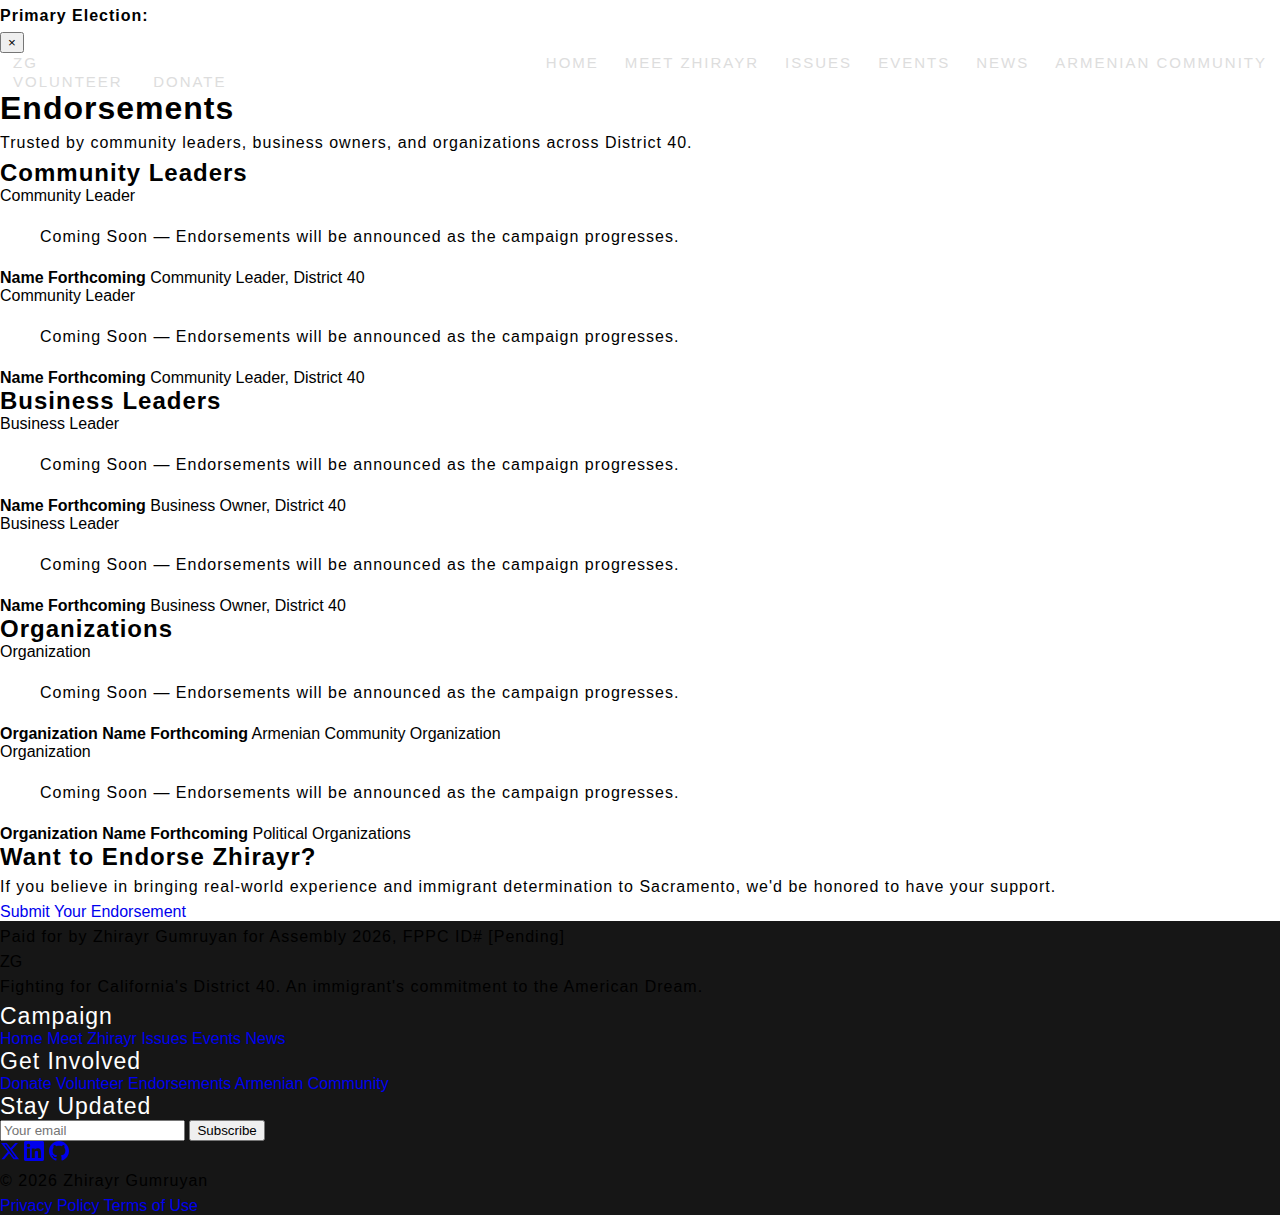
<file: endorsements.html>
<!DOCTYPE html>
<html lang="en">
<head>
    <meta charset="UTF-8">
    <meta name="viewport" content="width=device-width, initial-scale=1.0">
    <meta name="robots" content="noindex, follow">
    <title>Endorsements | Zhirayr Gumruyan for Assembly 2026</title>
    <meta name="description" content="See who is endorsing Zhirayr Gumruyan for California State Assembly District 40. Trusted by community leaders, business owners, and organizations.">
    <link rel="canonical" href="https://gumruyan.com/endorsements.html">
    <meta property="og:title" content="Endorsements | Zhirayr Gumruyan for Assembly 2026">
    <meta property="og:description" content="See who is endorsing Zhirayr Gumruyan for California State Assembly District 40. Trusted by community leaders, business owners, and organizations.">
    <meta property="og:type" content="website">
    <meta property="og:url" content="https://gumruyan.com/endorsements.html">
    <meta property="og:image" content="https://gumruyan.com/images/zhirayr-gumruyan-og.jpg">
    <meta property="og:site_name" content="Zhirayr Gumruyan for Assembly 2026">
    <meta name="twitter:card" content="summary_large_image">
    <meta name="twitter:site" content="@gumruyanzh">
    <meta name="twitter:title" content="Endorsements | Zhirayr Gumruyan for Assembly 2026">
    <meta name="twitter:description" content="See who is endorsing Zhirayr Gumruyan for CA State Assembly District 40. Community leaders, business owners, and organizations.">
    <meta name="twitter:image" content="https://gumruyan.com/images/zhirayr-gumruyan-og.jpg">
    <link rel="icon" type="image/svg+xml" href="/images/favicon.svg">
    <link rel="icon" type="image/x-icon" href="/favicon.ico">
    <link rel="apple-touch-icon" sizes="180x180" href="/images/apple-touch-icon.png">
    <link rel="stylesheet" href="css/style.css">
    <link rel="preconnect" href="https://fonts.googleapis.com">
    <link rel="preconnect" href="https://fonts.gstatic.com" crossorigin>
    <link href="https://fonts.googleapis.com/css2?family=Inter:wght@300;400;500;600;700;900&display=swap" rel="stylesheet">
    <script async src="https://www.googletagmanager.com/gtag/js?id=G-SRCRJ1G7TT"></script>
    <script>window.dataLayer=window.dataLayer||[];function gtag(){dataLayer.push(arguments);}gtag('js',new Date());gtag('config','G-SRCRJ1G7TT');</script>
    <script type="application/ld+json">
    {
      "@context": "https://schema.org",
      "@type": "WebPage",
      "name": "Endorsements - Zhirayr Gumruyan for Assembly 2026",
      "description": "See who is endorsing Zhirayr Gumruyan for California State Assembly District 40.",
      "url": "https://gumruyan.com/endorsements.html",
      "isPartOf": {
        "@type": "WebSite",
        "@id": "https://gumruyan.com/#website"
      }
    }
    </script>
    <script type="application/ld+json">
    {
      "@context": "https://schema.org",
      "@type": "BreadcrumbList",
      "itemListElement": [
        {"@type": "ListItem", "position": 1, "name": "Home", "item": "https://gumruyan.com/"},
        {"@type": "ListItem", "position": 2, "name": "Endorsements", "item": "https://gumruyan.com/endorsements.html"}
      ]
    }
    </script>
</head>
<body>

    <!-- Announcement Bar -->
    <div class="announcement-bar" id="announcement-bar">
        <div class="container">
            <p><strong>Primary Election:</strong> <span id="countdown"></span></p>
            <button class="announcement-close" aria-label="Dismiss">&times;</button>
        </div>
    </div>

    <!-- Navigation -->
    <nav class="nav" id="nav">
        <div class="nav-container">
            <a href="/" class="nav-logo">ZG</a>
            <ul class="nav-menu" id="nav-menu">
                <li><a href="/" class="nav-link">Home</a></li>
                <li><a href="/meet-zhirayr.html" class="nav-link">Meet Zhirayr</a></li>
                <li><a href="/issues.html" class="nav-link">Issues</a></li>
                <li><a href="/events.html" class="nav-link">Events</a></li>
                <li><a href="/news.html" class="nav-link">News</a></li>
                <li><a href="/armenian-community.html" class="nav-link">Armenian Community</a></li>
            </ul>
            <div class="nav-actions">
                <a href="/volunteer.html" class="btn btn-volunteer">Volunteer</a>
                <a href="/donate.html" class="btn btn-donate">Donate</a>
            </div>
            <div class="nav-toggle" id="nav-toggle">
                <span></span>
                <span></span>
                <span></span>
            </div>
        </div>
    </nav>

    <!-- Page Header -->
    <section class="section-navy page-header">
        <div class="container">
            <h1>Endorsements</h1>
            <p class="page-subtitle">Trusted by community leaders, business owners, and organizations across District 40.</p>
        </div>
    </section>

    <!-- Endorsements by Category -->
    <section class="section-light">
        <div class="container">

            <!-- Community Leaders -->
            <div class="endorsement-category">
                <h2 class="endorsement-category-heading">Community Leaders</h2>
                <div class="endorsements-grid">
                    <div class="endorsement-card">
                        <span class="endorsement-badge">Community Leader</span>
                        <blockquote>
                            <p>Coming Soon &mdash; Endorsements will be announced as the campaign progresses.</p>
                        </blockquote>
                        <div class="endorsement-author">
                            <strong>Name Forthcoming</strong>
                            <span>Community Leader, District 40</span>
                        </div>
                    </div>
                    <div class="endorsement-card">
                        <span class="endorsement-badge">Community Leader</span>
                        <blockquote>
                            <p>Coming Soon &mdash; Endorsements will be announced as the campaign progresses.</p>
                        </blockquote>
                        <div class="endorsement-author">
                            <strong>Name Forthcoming</strong>
                            <span>Community Leader, District 40</span>
                        </div>
                    </div>
                </div>
            </div>

            <!-- Business Leaders -->
            <div class="endorsement-category">
                <h2 class="endorsement-category-heading">Business Leaders</h2>
                <div class="endorsements-grid">
                    <div class="endorsement-card">
                        <span class="endorsement-badge">Business Leader</span>
                        <blockquote>
                            <p>Coming Soon &mdash; Endorsements will be announced as the campaign progresses.</p>
                        </blockquote>
                        <div class="endorsement-author">
                            <strong>Name Forthcoming</strong>
                            <span>Business Owner, District 40</span>
                        </div>
                    </div>
                    <div class="endorsement-card">
                        <span class="endorsement-badge">Business Leader</span>
                        <blockquote>
                            <p>Coming Soon &mdash; Endorsements will be announced as the campaign progresses.</p>
                        </blockquote>
                        <div class="endorsement-author">
                            <strong>Name Forthcoming</strong>
                            <span>Business Owner, District 40</span>
                        </div>
                    </div>
                </div>
            </div>

            <!-- Organizations -->
            <div class="endorsement-category">
                <h2 class="endorsement-category-heading">Organizations</h2>
                <div class="endorsements-grid">
                    <div class="endorsement-card">
                        <span class="endorsement-badge">Organization</span>
                        <blockquote>
                            <p>Coming Soon &mdash; Endorsements will be announced as the campaign progresses.</p>
                        </blockquote>
                        <div class="endorsement-author">
                            <strong>Organization Name Forthcoming</strong>
                            <span>Armenian Community Organization</span>
                        </div>
                    </div>
                    <div class="endorsement-card">
                        <span class="endorsement-badge">Organization</span>
                        <blockquote>
                            <p>Coming Soon &mdash; Endorsements will be announced as the campaign progresses.</p>
                        </blockquote>
                        <div class="endorsement-author">
                            <strong>Organization Name Forthcoming</strong>
                            <span>Political Organizations</span>
                        </div>
                    </div>
                </div>
            </div>

        </div>
    </section>

    <!-- Endorse Zhirayr CTA -->
    <section class="section-gray">
        <div class="container">
            <div class="endorse-cta">
                <h2>Want to Endorse Zhirayr?</h2>
                <p>If you believe in bringing real-world experience and immigrant determination to Sacramento, we'd be honored to have your support.</p>
                <a href="mailto:campaign@gumruyan.com?subject=Endorsement%20Inquiry" class="btn btn-primary btn-large">Submit Your Endorsement</a>
            </div>
        </div>
    </section>

    <!-- Footer -->
    <footer class="footer">
        <div class="container">
            <div class="fppc-disclaimer">
                <p>Paid for by Zhirayr Gumruyan for Assembly 2026, FPPC ID# [Pending]</p>
            </div>
            <div class="footer-grid">
                <div class="footer-about">
                    <span class="footer-logo">ZG</span>
                    <p>Fighting for California's District 40. An immigrant's commitment to the American Dream.</p>
                </div>
                <div class="footer-links">
                    <h4>Campaign</h4>
                    <a href="/">Home</a>
                    <a href="/meet-zhirayr.html">Meet Zhirayr</a>
                    <a href="/issues.html">Issues</a>
                    <a href="/events.html">Events</a>
                    <a href="/news.html">News</a>
                </div>
                <div class="footer-links">
                    <h4>Get Involved</h4>
                    <a href="/donate.html">Donate</a>
                    <a href="/volunteer.html">Volunteer</a>
                    <a href="/endorsements.html">Endorsements</a>
                    <a href="/armenian-community.html">Armenian Community</a>
                </div>
                <div class="footer-newsletter">
                    <h4>Stay Updated</h4>
                    <form class="email-capture-form" action="https://formspree.io/f/mnjbeyog" method="POST">
                        <input type="email" name="email" placeholder="Your email" required>
                        <button type="submit" class="btn btn-donate">Subscribe</button>
                    </form>
                </div>
            </div>
            <div class="footer-bottom">
                <div class="social-links">
                    <a href="https://twitter.com/gumruyanzh" target="_blank" rel="noopener noreferrer" aria-label="Twitter/X">
                        <svg width="20" height="20" viewBox="0 0 24 24" fill="currentColor"><path d="M18.244 2.25h3.308l-7.227 8.26 8.502 11.24H16.17l-5.214-6.817L4.99 21.75H1.68l7.73-8.835L1.254 2.25H8.08l4.713 6.231zm-1.161 17.52h1.833L7.084 4.126H5.117z"/></svg>
                    </a>
                    <a href="https://linkedin.com/in/gumruyan" target="_blank" rel="noopener noreferrer" aria-label="LinkedIn">
                        <svg width="20" height="20" viewBox="0 0 24 24" fill="currentColor"><path d="M20.447 20.452h-3.554v-5.569c0-1.328-.027-3.037-1.852-3.037-1.853 0-2.136 1.445-2.136 2.939v5.667H9.351V9h3.414v1.561h.046c.477-.9 1.637-1.85 3.37-1.85 3.601 0 4.267 2.37 4.267 5.455v6.286zM5.337 7.433c-1.144 0-2.063-.926-2.063-2.065 0-1.138.92-2.063 2.063-2.063 1.14 0 2.064.925 2.064 2.063 0 1.139-.925 2.065-2.064 2.065zm1.782 13.019H3.555V9h3.564v11.452zM22.225 0H1.771C.792 0 0 .774 0 1.729v20.542C0 23.227.792 24 1.771 24h20.451C23.2 24 24 23.227 24 22.271V1.729C24 .774 23.2 0 22.222 0h.003z"/></svg>
                    </a>
                    <a href="https://github.com/gumruyanzh" target="_blank" rel="noopener noreferrer" aria-label="GitHub">
                        <svg width="20" height="20" viewBox="0 0 24 24" fill="currentColor"><path d="M12 0c-6.626 0-12 5.373-12 12 0 5.302 3.438 9.8 8.207 11.387.599.111.793-.261.793-.577v-2.234c-3.338.726-4.033-1.416-4.033-1.416-.546-1.387-1.333-1.756-1.333-1.756-1.089-.745.083-.729.083-.729 1.205.084 1.839 1.237 1.839 1.237 1.07 1.834 2.807 1.304 3.492.997.107-.775.418-1.305.762-1.604-2.665-.305-5.467-1.334-5.467-5.931 0-1.311.469-2.381 1.236-3.221-.124-.303-.535-1.524.117-3.176 0 0 1.008-.322 3.301 1.23.957-.266 1.983-.399 3.003-.404 1.02.005 2.047.138 3.006.404 2.291-1.552 3.297-1.23 3.297-1.23.653 1.653.242 2.874.118 3.176.77.84 1.235 1.911 1.235 3.221 0 4.609-2.807 5.624-5.479 5.921.43.372.823 1.102.823 2.222v3.293c0 .319.192.694.801.576 4.765-1.589 8.199-6.086 8.199-11.386 0-6.627-5.373-12-12-12z"/></svg>
                    </a>
                </div>
                <p class="footer-copyright">&copy; 2026 Zhirayr Gumruyan for Assembly. All rights reserved.</p>
                <div class="footer-legal">
                    <a href="/privacy.html">Privacy Policy</a>
                    <a href="/terms.html">Terms of Use</a>
                </div>
            </div>
        </div>
    </footer>

    <script src="js/main.js"></script>
</body>
</html>
</file>
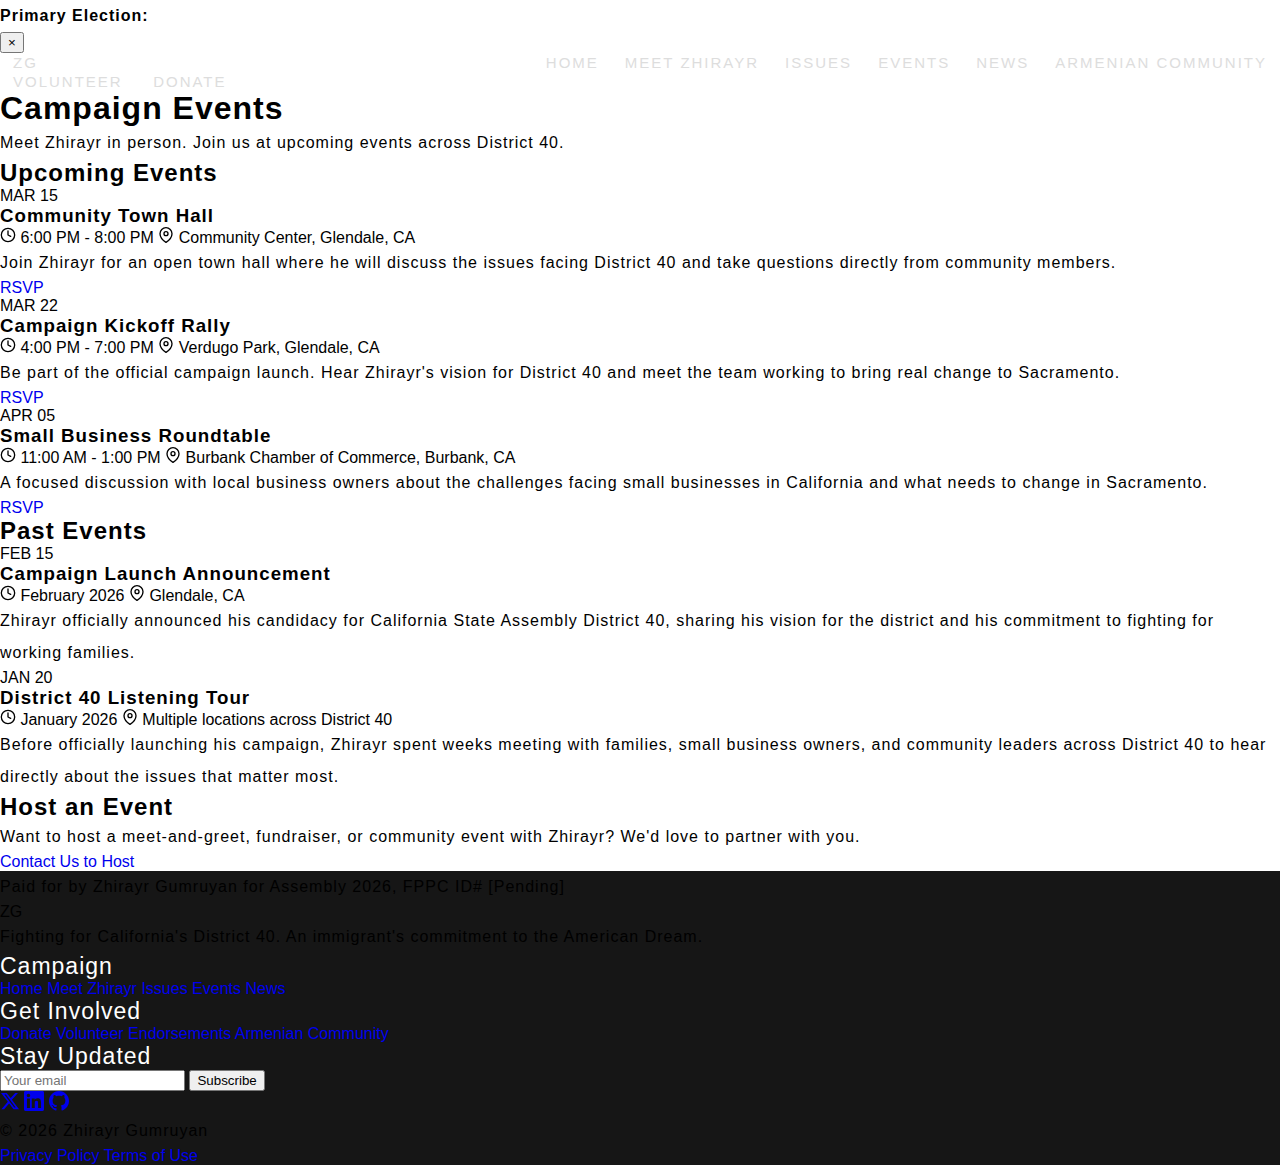
<file: events.html>
<!DOCTYPE html>
<html lang="en">
<head>
    <meta charset="UTF-8">
    <meta name="viewport" content="width=device-width, initial-scale=1.0">
    <title>Events | Zhirayr Gumruyan for Assembly 2026</title>
    <meta name="description" content="Join Zhirayr Gumruyan at upcoming campaign events across District 40. Town halls, rallies, roundtables, and community meetings.">
    <meta property="og:title" content="Events | Zhirayr Gumruyan for Assembly 2026">
    <meta property="og:description" content="Join Zhirayr Gumruyan at upcoming campaign events across District 40. Town halls, rallies, roundtables, and community meetings.">
    <meta property="og:type" content="website">
    <meta property="og:url" content="https://gumruyan.com/events.html">
    <link rel="stylesheet" href="css/style.css">
    <link rel="preconnect" href="https://fonts.googleapis.com">
    <link rel="preconnect" href="https://fonts.gstatic.com" crossorigin>
    <link href="https://fonts.googleapis.com/css2?family=Inter:wght@300;400;500;600;700;900&display=swap" rel="stylesheet">
    <!-- Google Analytics placeholder -->
    <script async src="https://www.googletagmanager.com/gtag/js?id=G-SRCRJ1G7TT"></script>
    <script>window.dataLayer=window.dataLayer||[];function gtag(){dataLayer.push(arguments);}gtag('js',new Date());gtag('config','G-SRCRJ1G7TT');</script>
</head>
<body>

    <!-- Announcement Bar -->
    <div class="announcement-bar" id="announcement-bar">
        <div class="container">
            <p><strong>Primary Election:</strong> <span id="countdown"></span></p>
            <button class="announcement-close" aria-label="Dismiss">&times;</button>
        </div>
    </div>

    <!-- Navigation -->
    <nav class="nav" id="nav">
        <div class="nav-container">
            <a href="/" class="nav-logo">ZG</a>
            <ul class="nav-menu" id="nav-menu">
                <li><a href="/" class="nav-link">Home</a></li>
                <li><a href="/meet-zhirayr.html" class="nav-link">Meet Zhirayr</a></li>
                <li><a href="/issues.html" class="nav-link">Issues</a></li>
                <li><a href="/events.html" class="nav-link">Events</a></li>
                <li><a href="/news.html" class="nav-link">News</a></li>
                <li><a href="/armenian-community.html" class="nav-link">Armenian Community</a></li>
            </ul>
            <div class="nav-actions">
                <a href="/volunteer.html" class="btn btn-volunteer">Volunteer</a>
                <a href="/donate.html" class="btn btn-donate">Donate</a>
            </div>
            <div class="nav-toggle" id="nav-toggle">
                <span></span>
                <span></span>
                <span></span>
            </div>
        </div>
    </nav>

    <!-- Page Header -->
    <section class="section-navy page-header">
        <div class="container">
            <h1>Campaign Events</h1>
            <p class="page-subtitle">Meet Zhirayr in person. Join us at upcoming events across District 40.</p>
        </div>
    </section>

    <!-- Upcoming Events -->
    <section class="section-light">
        <div class="container">
            <h2 class="section-heading fade-in">Upcoming Events</h2>
            <div class="events-list">

                <div class="event-card fade-in">
                    <div class="event-date-badge">
                        <span class="event-date-month">MAR</span>
                        <span class="event-date-day">15</span>
                    </div>
                    <div class="event-details">
                        <h3>Community Town Hall</h3>
                        <div class="event-meta">
                            <span>
                                <svg width="16" height="16" viewBox="0 0 24 24" fill="none" stroke="currentColor" stroke-width="2" stroke-linecap="round" stroke-linejoin="round"><circle cx="12" cy="12" r="10"/><polyline points="12 6 12 12 16 14"/></svg>
                                6:00 PM - 8:00 PM
                            </span>
                            <span>
                                <svg width="16" height="16" viewBox="0 0 24 24" fill="none" stroke="currentColor" stroke-width="2" stroke-linecap="round" stroke-linejoin="round"><path d="M21 10c0 7-9 13-9 13s-9-6-9-13a9 9 0 0 1 18 0z"/><circle cx="12" cy="10" r="3"/></svg>
                                Community Center, Glendale, CA
                            </span>
                        </div>
                        <p class="event-description">Join Zhirayr for an open town hall where he will discuss the issues facing District 40 and take questions directly from community members.</p>
                        <a href="#" class="btn btn-primary btn-small">RSVP</a>
                    </div>
                </div>

                <div class="event-card fade-in">
                    <div class="event-date-badge">
                        <span class="event-date-month">MAR</span>
                        <span class="event-date-day">22</span>
                    </div>
                    <div class="event-details">
                        <h3>Campaign Kickoff Rally</h3>
                        <div class="event-meta">
                            <span>
                                <svg width="16" height="16" viewBox="0 0 24 24" fill="none" stroke="currentColor" stroke-width="2" stroke-linecap="round" stroke-linejoin="round"><circle cx="12" cy="12" r="10"/><polyline points="12 6 12 12 16 14"/></svg>
                                4:00 PM - 7:00 PM
                            </span>
                            <span>
                                <svg width="16" height="16" viewBox="0 0 24 24" fill="none" stroke="currentColor" stroke-width="2" stroke-linecap="round" stroke-linejoin="round"><path d="M21 10c0 7-9 13-9 13s-9-6-9-13a9 9 0 0 1 18 0z"/><circle cx="12" cy="10" r="3"/></svg>
                                Verdugo Park, Glendale, CA
                            </span>
                        </div>
                        <p class="event-description">Be part of the official campaign launch. Hear Zhirayr's vision for District 40 and meet the team working to bring real change to Sacramento.</p>
                        <a href="#" class="btn btn-primary btn-small">RSVP</a>
                    </div>
                </div>

                <div class="event-card fade-in">
                    <div class="event-date-badge">
                        <span class="event-date-month">APR</span>
                        <span class="event-date-day">05</span>
                    </div>
                    <div class="event-details">
                        <h3>Small Business Roundtable</h3>
                        <div class="event-meta">
                            <span>
                                <svg width="16" height="16" viewBox="0 0 24 24" fill="none" stroke="currentColor" stroke-width="2" stroke-linecap="round" stroke-linejoin="round"><circle cx="12" cy="12" r="10"/><polyline points="12 6 12 12 16 14"/></svg>
                                11:00 AM - 1:00 PM
                            </span>
                            <span>
                                <svg width="16" height="16" viewBox="0 0 24 24" fill="none" stroke="currentColor" stroke-width="2" stroke-linecap="round" stroke-linejoin="round"><path d="M21 10c0 7-9 13-9 13s-9-6-9-13a9 9 0 0 1 18 0z"/><circle cx="12" cy="10" r="3"/></svg>
                                Burbank Chamber of Commerce, Burbank, CA
                            </span>
                        </div>
                        <p class="event-description">A focused discussion with local business owners about the challenges facing small businesses in California and what needs to change in Sacramento.</p>
                        <a href="#" class="btn btn-primary btn-small">RSVP</a>
                    </div>
                </div>

            </div>
        </div>
    </section>

    <!-- Past Events -->
    <section class="section-gray">
        <div class="container">
            <h2 class="section-heading fade-in">Past Events</h2>
            <div class="events-list">

                <div class="event-card event-past fade-in">
                    <div class="event-date-badge">
                        <span class="event-date-month">FEB</span>
                        <span class="event-date-day">15</span>
                    </div>
                    <div class="event-details">
                        <h3>Campaign Launch Announcement</h3>
                        <div class="event-meta">
                            <span>
                                <svg width="16" height="16" viewBox="0 0 24 24" fill="none" stroke="currentColor" stroke-width="2" stroke-linecap="round" stroke-linejoin="round"><circle cx="12" cy="12" r="10"/><polyline points="12 6 12 12 16 14"/></svg>
                                February 2026
                            </span>
                            <span>
                                <svg width="16" height="16" viewBox="0 0 24 24" fill="none" stroke="currentColor" stroke-width="2" stroke-linecap="round" stroke-linejoin="round"><path d="M21 10c0 7-9 13-9 13s-9-6-9-13a9 9 0 0 1 18 0z"/><circle cx="12" cy="10" r="3"/></svg>
                                Glendale, CA
                            </span>
                        </div>
                        <p class="event-description">Zhirayr officially announced his candidacy for California State Assembly District 40, sharing his vision for the district and his commitment to fighting for working families.</p>
                    </div>
                </div>

                <div class="event-card event-past fade-in">
                    <div class="event-date-badge">
                        <span class="event-date-month">JAN</span>
                        <span class="event-date-day">20</span>
                    </div>
                    <div class="event-details">
                        <h3>District 40 Listening Tour</h3>
                        <div class="event-meta">
                            <span>
                                <svg width="16" height="16" viewBox="0 0 24 24" fill="none" stroke="currentColor" stroke-width="2" stroke-linecap="round" stroke-linejoin="round"><circle cx="12" cy="12" r="10"/><polyline points="12 6 12 12 16 14"/></svg>
                                January 2026
                            </span>
                            <span>
                                <svg width="16" height="16" viewBox="0 0 24 24" fill="none" stroke="currentColor" stroke-width="2" stroke-linecap="round" stroke-linejoin="round"><path d="M21 10c0 7-9 13-9 13s-9-6-9-13a9 9 0 0 1 18 0z"/><circle cx="12" cy="10" r="3"/></svg>
                                Multiple locations across District 40
                            </span>
                        </div>
                        <p class="event-description">Before officially launching his campaign, Zhirayr spent weeks meeting with families, small business owners, and community leaders across District 40 to hear directly about the issues that matter most.</p>
                    </div>
                </div>

            </div>
        </div>
    </section>

    <!-- Host an Event -->
    <section class="section-light">
        <div class="container">
            <div class="host-event-section fade-in">
                <h2 class="section-heading">Host an Event</h2>
                <p>Want to host a meet-and-greet, fundraiser, or community event with Zhirayr? We'd love to partner with you.</p>
                <a href="mailto:campaign@gumruyan.com" class="btn btn-primary btn-large">Contact Us to Host</a>
            </div>
        </div>
    </section>

    <!-- Footer -->
    <footer class="footer">
        <div class="container">
            <div class="fppc-disclaimer">
                <p>Paid for by Zhirayr Gumruyan for Assembly 2026, FPPC ID# [Pending]</p>
            </div>
            <div class="footer-grid">
                <div class="footer-about">
                    <span class="footer-logo">ZG</span>
                    <p>Fighting for California's District 40. An immigrant's commitment to the American Dream.</p>
                </div>
                <div class="footer-links">
                    <h4>Campaign</h4>
                    <a href="/">Home</a>
                    <a href="/meet-zhirayr.html">Meet Zhirayr</a>
                    <a href="/issues.html">Issues</a>
                    <a href="/events.html">Events</a>
                    <a href="/news.html">News</a>
                </div>
                <div class="footer-links">
                    <h4>Get Involved</h4>
                    <a href="/donate.html">Donate</a>
                    <a href="/volunteer.html">Volunteer</a>
                    <a href="/endorsements.html">Endorsements</a>
                    <a href="/armenian-community.html">Armenian Community</a>
                </div>
                <div class="footer-newsletter">
                    <h4>Stay Updated</h4>
                    <form class="email-capture-form" action="https://formspree.io/f/YOUR_FORM_ID" method="POST">
                        <input type="email" name="email" placeholder="Your email" required>
                        <button type="submit" class="btn btn-donate">Subscribe</button>
                    </form>
                </div>
            </div>
            <div class="footer-bottom">
                <div class="social-links">
                    <a href="https://twitter.com/gumruyanzh" target="_blank" aria-label="Twitter/X">
                        <svg width="20" height="20" viewBox="0 0 24 24" fill="currentColor"><path d="M18.244 2.25h3.308l-7.227 8.26 8.502 11.24H16.17l-5.214-6.817L4.99 21.75H1.68l7.73-8.835L1.254 2.25H8.08l4.713 6.231zm-1.161 17.52h1.833L7.084 4.126H5.117z"/></svg>
                    </a>
                    <a href="https://linkedin.com/in/gumruyan" target="_blank" aria-label="LinkedIn">
                        <svg width="20" height="20" viewBox="0 0 24 24" fill="currentColor"><path d="M20.447 20.452h-3.554v-5.569c0-1.328-.027-3.037-1.852-3.037-1.853 0-2.136 1.445-2.136 2.939v5.667H9.351V9h3.414v1.561h.046c.477-.9 1.637-1.85 3.37-1.85 3.601 0 4.267 2.37 4.267 5.455v6.286zM5.337 7.433c-1.144 0-2.063-.926-2.063-2.065 0-1.138.92-2.063 2.063-2.063 1.14 0 2.064.925 2.064 2.063 0 1.139-.925 2.065-2.064 2.065zm1.782 13.019H3.555V9h3.564v11.452zM22.225 0H1.771C.792 0 0 .774 0 1.729v20.542C0 23.227.792 24 1.771 24h20.451C23.2 24 24 23.227 24 22.271V1.729C24 .774 23.2 0 22.222 0h.003z"/></svg>
                    </a>
                    <a href="https://github.com/gumruyanzh" target="_blank" aria-label="GitHub">
                        <svg width="20" height="20" viewBox="0 0 24 24" fill="currentColor"><path d="M12 0c-6.626 0-12 5.373-12 12 0 5.302 3.438 9.8 8.207 11.387.599.111.793-.261.793-.577v-2.234c-3.338.726-4.033-1.416-4.033-1.416-.546-1.387-1.333-1.756-1.333-1.756-1.089-.745.083-.729.083-.729 1.205.084 1.839 1.237 1.839 1.237 1.07 1.834 2.807 1.304 3.492.997.107-.775.418-1.305.762-1.604-2.665-.305-5.467-1.334-5.467-5.931 0-1.311.469-2.381 1.236-3.221-.124-.303-.535-1.524.117-3.176 0 0 1.008-.322 3.301 1.23.957-.266 1.983-.399 3.003-.404 1.02.005 2.047.138 3.006.404 2.291-1.552 3.297-1.23 3.297-1.23.653 1.653.242 2.874.118 3.176.77.84 1.235 1.911 1.235 3.221 0 4.609-2.807 5.624-5.479 5.921.43.372.823 1.102.823 2.222v3.293c0 .319.192.694.801.576 4.765-1.589 8.199-6.086 8.199-11.386 0-6.627-5.373-12-12-12z"/></svg>
                    </a>
                </div>
                <p class="footer-copyright">&copy; 2026 Zhirayr Gumruyan for Assembly. All rights reserved.</p>
                <div class="footer-legal">
                    <a href="/privacy.html">Privacy Policy</a>
                    <a href="/terms.html">Terms of Use</a>
                </div>
            </div>
        </div>
    </footer>
    <script src="js/main.js"></script>
</body>
</html>
</file>
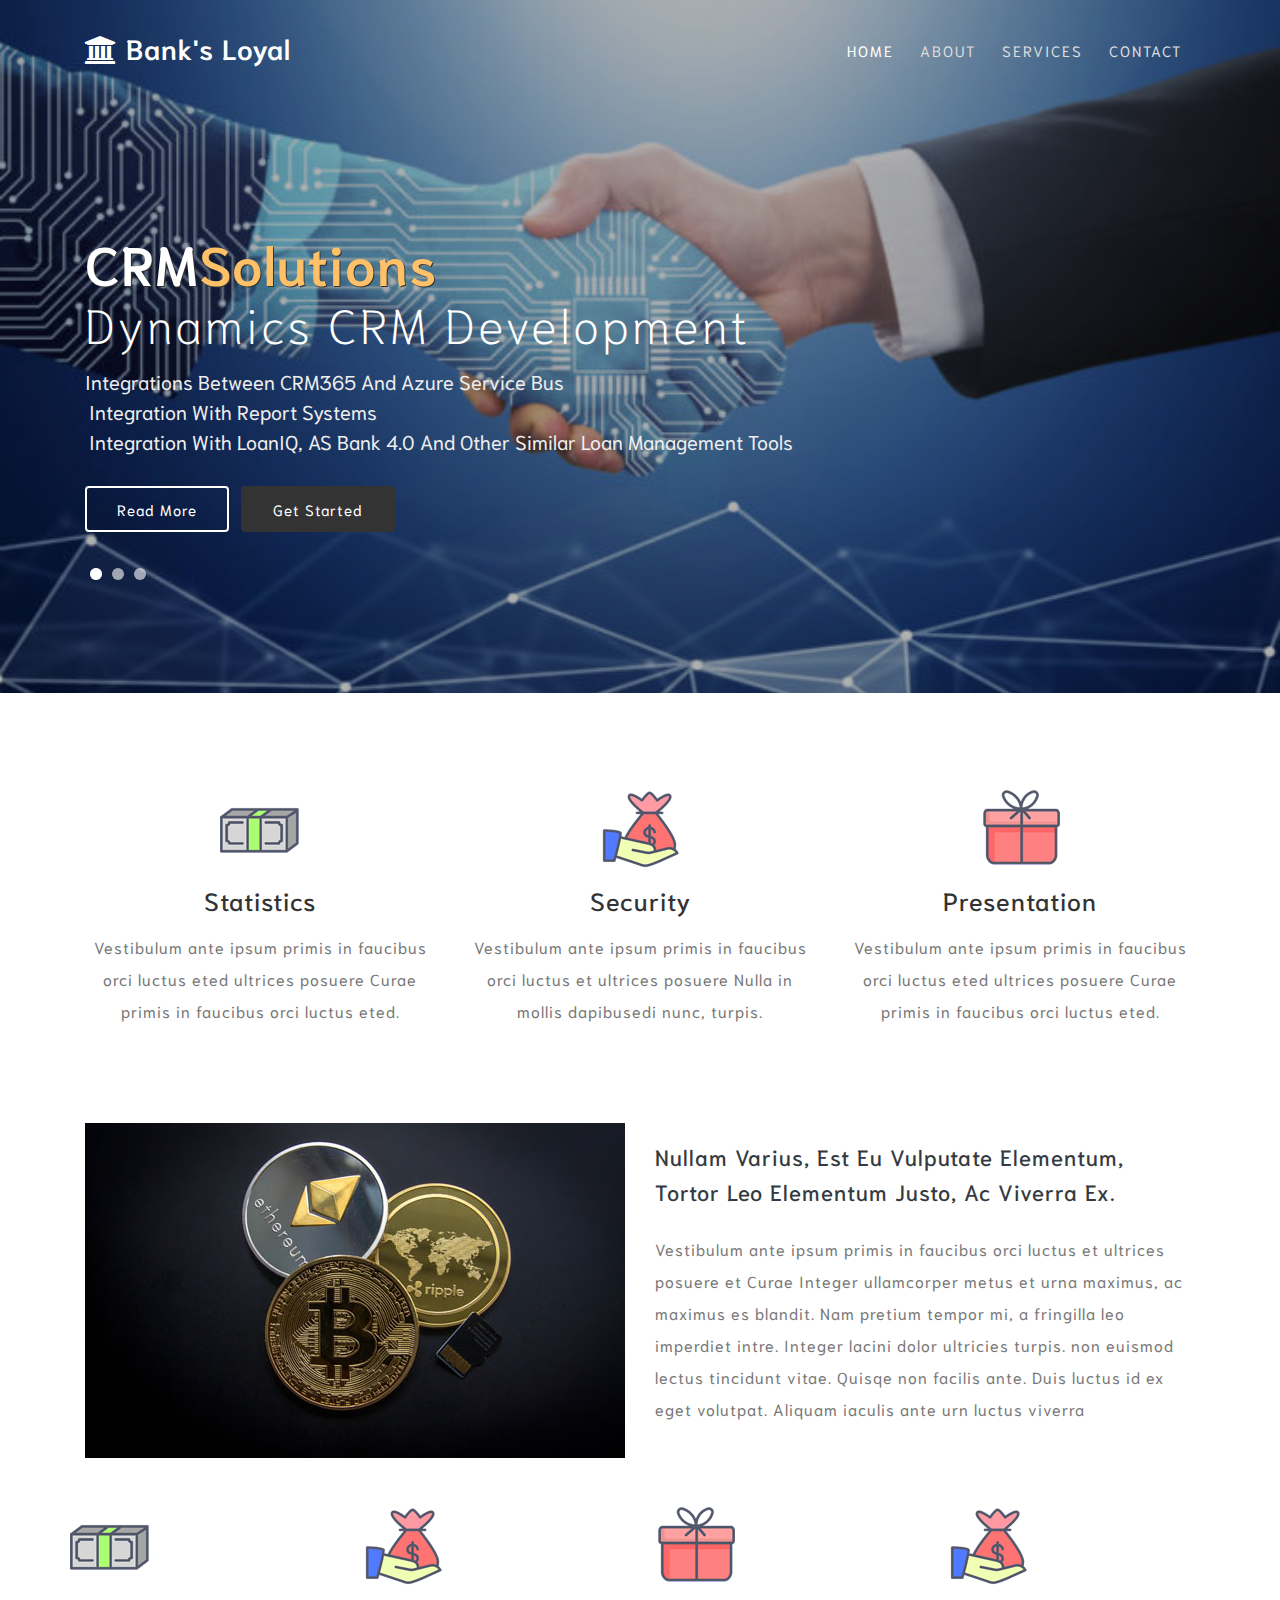
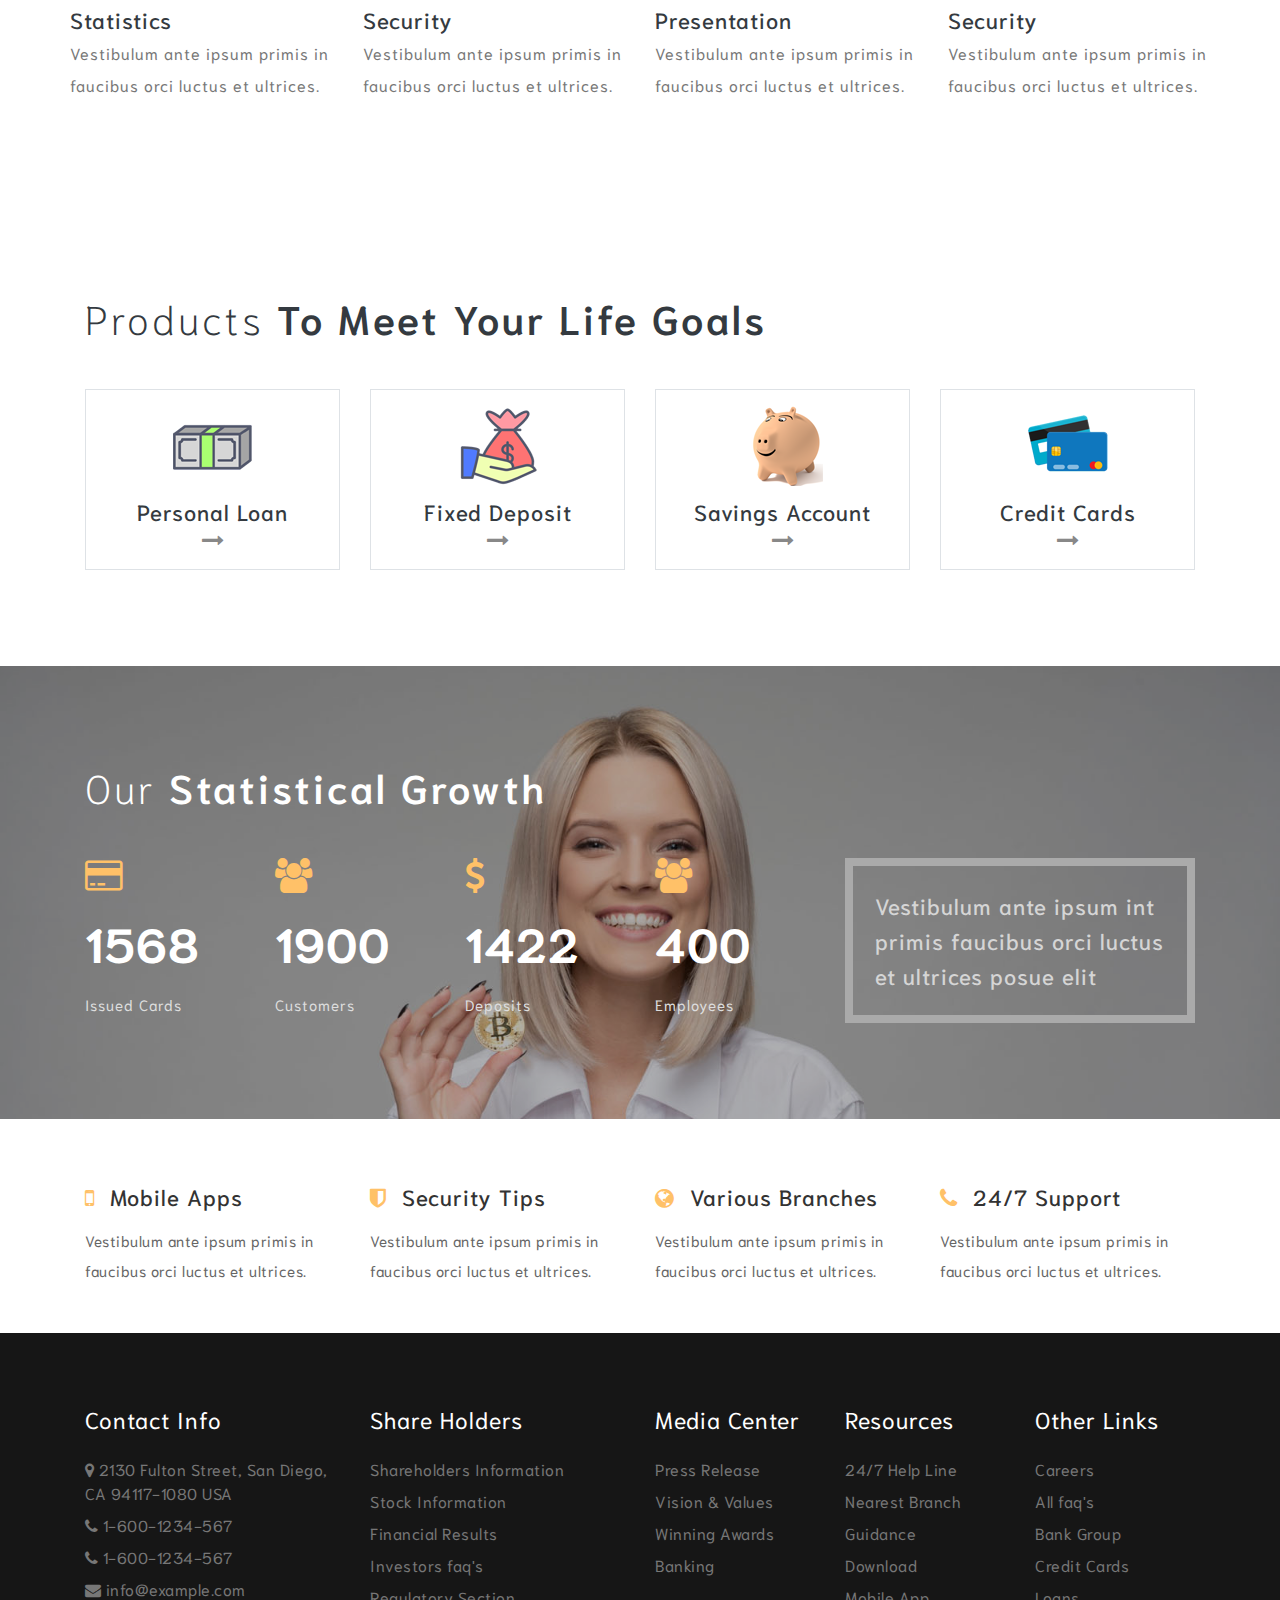
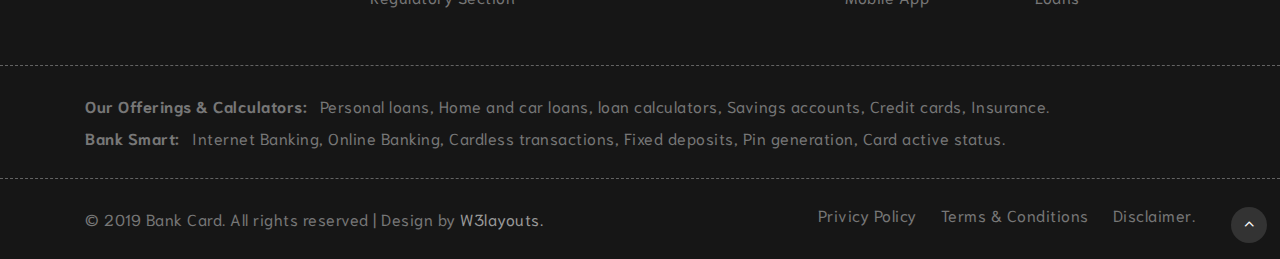
<file: index2.html>
<!--
author: W3layouts
author URL: http://w3layouts.com
License: Creative Commons Attribution 3.0 Unported
License URL: http://creativecommons.org/licenses/by/3.0/
-->
<!DOCTYPE html>
<html lang="en">

<head>
	<title>Blcode Bank's number one friend</title>
	<!-- for-mobile-apps -->
	<meta name="viewport" content="width=device-width, initial-scale=1">
	<meta http-equiv="Content-Type" content="text/html; charset=utf-8" />
	<meta name="keywords" content="Bank Card Responsive web template, Bootstrap Web Templates, Flat Web Templates, Android Compatible web template, 
Smartphone Compatible web template, free webdesigns for Nokia, Samsung, LG, SonyEricsson, Motorola web design" />

	<script>
		addEventListener("load", function () {
			setTimeout(hideURLbar, 0);
		}, false);

		function hideURLbar() {
			window.scrollTo(0, 1);
		}
	</script>

	<!-- css files -->
	<link href="css/css_slider.css" rel="stylesheet"><!-- Slider css -->
	<link href="css/bootstrap.css" rel='stylesheet' type='text/css' /><!-- bootstrap css -->
	<link href="css/style.css" rel='stylesheet' type='text/css' /><!-- custom css -->
	<link href="css/font-awesome.min.css" rel="stylesheet"><!-- fontawesome css -->
	<!-- //css files -->

	<!-- google fonts -->
	<link
		href="//fonts.googleapis.com/css?family=Niramit:200,200i,300,300i,400,400i,500,500i,600,600i,700,700i&amp;subset=latin-ext,thai,vietnamese"
		rel="stylesheet">
	<!-- //google fonts -->

</head>

<body>


	<!-- header -->
	<header>
		<div class="container">
			<!-- nav -->
			<nav class="py-3 d-lg-flex">
				<div id="logo">
					<h1> <a href="index.html"><span class="fa fa-university"></span> Bank's Loyal </a></h1>
				</div>
				<label for="drop" class="toggle"><span class="fa fa-bars"></span></label>
				<input type="checkbox" id="drop" />
				<ul class="menu ml-auto mt-1">
					<li class="active"><a href="index.html">Home</a></li>
					<li class=""><a href="about.html">About</a></li>
					<li class=""><a href="services.html">Services</a></li>
					<!-- <li class=""><a href="blog.html">Blog</a></li> -->
					<li class=""><a href="contact.html">Contact</a></li>
					<!-- <li class="last-grid"><a href="#">Call Now</a></li> -->
				</ul>
			</nav>
			<!-- //nav -->
		</div>
	</header>
	<!-- //header -->


	<!-- banner -->
	<div class="banner" id="home">
		<div class="layer">
			<div class="container">
				<div class="banner-text-w3pvt">
					<!-- banner slider-->
					<div class="csslider infinity" id="slider1">
						<input type="radio" name="slides" checked="checked" id="slides_1" />
						<input type="radio" name="slides" id="slides_2" />
						<input type="radio" name="slides" id="slides_3" />
						<ul class="banner_slide_bg">
							<li>
								<div class="w3ls_banner_txt">
									<h2 class="b-w3ltxt text-capitalize mt-md-4">CRM<span>Solutions</span> </h2>
									<h4 class="b-w3ltxt text-capitalize">Dynamics CRM development</h4>
										<ul class="w3ls_pvt-title my-3">
											<li>Integrations between CRM365 and Azure Service Bus</li>
											<li>Integration with report systems</li>
											<li>Integration with LoanIQ, AS Bank 4.0 and other similar loan management tools</li>
										</ul>


									<a href="services.html" class="btn btn-banner my-3 mr-2">Read More</a>
									<a href="contact.html" class="btn btn-banner1 my-3">Get Started</a>
								</div>
							</li>
							<li>
								<div class="w3ls_banner_txt">
									<h3 class="b-w3ltxt text-capitalize mt-md-4">Loan<span>IQ</span> </h3>
									<h4 class="b-w3ltxt text-capitalize">Cash Management</h4>
									<p class="w3ls_pvt-title my-3">onec consequat sapien ut leo cursus rhoncus. Nullam
										dui mi, vulputate ac metus semper Nullam dui mi.
										Vestibulum ante ipsum primis in faucibus orci luctus et ultrices posuere
										cubiliacurae, Curabitur quis luctus lectus.
										Morbi at dui nisl.</p>
									<a href="services.html" class="btn btn-banner my-3 mr-2">Read More</a>
									<a href="contact.html" class="btn btn-banner1 my-3">Get Started</a>
								</div>
							</li>
							<li>
								<div class="w3ls_banner_txt">
									<h3 class="b-w3ltxt text-capitalize mt-md-4">Mobile<span>banking</span> </h3>
									<h4 class="b-w3ltxt text-capitalize">Cash Management</h4>
									<p class="w3ls_pvt-title my-3">onec consequat sapien ut leo cursus rhoncus. Nullam
										dui mi, vulputate ac metus semper Nullam dui mi.
										Vestibulum ante ipsum primis in faucibus orci luctus et ultrices posuere
										cubiliacurae, Curabitur quis luctus lectus.
										Morbi at dui nisl.</p>
									<a href="services.html" class="btn btn-banner my-3 mr-2">Read More</a>
									<a href="contact.html" class="btn btn-banner1 my-3">Get Started</a>
								</div>
							</li>
						</ul>
						<div class="navigation">
							<div>
								<label for="slides_1"></label>
								<label for="slides_2"></label>
								<label for="slides_3"></label>
							</div>
						</div>
					</div>
					<!-- //banner slider-->
				</div>
			</div>
		</div>
	</div>
	<!-- //banner -->


	<!-- about -->
	<section class="banner-bottom pt-5">
		<div class="container">
			<div class="row bottom_grids text-center mt-lg-5 mt-sm-3">
				<div class="col-md-4 grid1 mb-5">
					<img src="images/a1.png" alt="" class="img-fluid">
					<h3 class="my-3">Statistics</h3>
					<p class=""> Vestibulum ante ipsum primis in faucibus orci luctus eted ultrices posuere Curae primis
						in faucibus orci luctus eted.</p>
				</div>
				<div class="col-md-4 grid2 mb-5">
					<img src="images/a2.png" alt="" class="img-fluid">
					<h3 class="my-3">Security</h3>
					<p class=""> Vestibulum ante ipsum primis in faucibus orci luctus et ultrices posuere Nulla in
						mollis dapibusedi nunc, turpis.</p>
				</div>
				<div class="col-md-4 grid3 mb-5">
					<img src="images/a3.png" alt="" class="img-fluid">
					<h3 class="my-3">Presentation</h3>
					<p class=""> Vestibulum ante ipsum primis in faucibus orci luctus eted ultrices posuere Curae primis
						in faucibus orci luctus eted.</p>
				</div>
			</div>
		</div>
	</section>
	<!-- //about -->

	<!-- advantages and details -->
	<section class="advantages pt-lg-5 pt-3">
		<div class="container pb-lg-5">
			<div class="row advantages_grids">
				<div class="col-lg-6">
					<img src="images/advantages.jpg" alt="" class="img-fluid">
				</div>
				<div class="col-lg-6 mt-lg-0 mt-4">
					<h3 class="mt-3">Nullam varius, est eu vulputate elementum, tortor leo elementum justo, ac viverra
						ex.</h3>
					<p class="my-sm-4 my-3"> Vestibulum ante ipsum primis in faucibus orci luctus et ultrices posuere et
						Curae Integer ullamcorper metus et urna
						maximus, ac maximus es blandit. Nam pretium tempor mi, a fringilla leo imperdiet intre. Integer
						lacini dolor ultricies turpis.
						non euismod lectus tincidunt vitae. Quisqe non facilis ante. Duis luctus id ex eget volutpat.
						Aliquam iaculis ante
						urn luctus viverra</p>
				</div>
				<div class="row mt-md-5 mt-4 image-grids">
					<div class="col-lg-3 col-6 grid4 mb-5">
						<img src="images/a1.png" alt="" class="img-fluid">
						<h3 class="mt-3">Statistics</h3>
						<p class=""> Vestibulum ante ipsum primis in faucibus orci luctus et ultrices.</p>
					</div>
					<div class="col-lg-3 col-6 grid5 mb-5">
						<img src="images/a2.png" alt="" class="img-fluid">
						<h3 class="mt-3">Security</h3>
						<p class=""> Vestibulum ante ipsum primis in faucibus orci luctus et ultrices.</p>
					</div>
					<div class="col-lg-3 col-6 grid6 mb-5">
						<img src="images/a3.png" alt="" class="img-fluid">
						<h3 class="mt-3">Presentation</h3>
						<p class=""> Vestibulum ante ipsum primis in faucibus orci luctus et ultrices.</p>
					</div>
					<div class="col-lg-3 col-6 grid7 mb-5">
						<img src="images/a2.png" alt="" class="img-fluid">
						<h3 class="mt-3">Security</h3>
						<p class=""> Vestibulum ante ipsum primis in faucibus orci luctus et ultrices.</p>
					</div>
				</div>
			</div>
		</div>
	</section>
	<!-- //advantages and details -->

	<!-- products -->
	<section class="products py-5">
		<div class="container py-lg-5 py-3">
			<h3 class="heading mb-sm-5 mb-4">Products <strong>To Meet Your Life Goals</strong></h3>
			<div class="row products_grids text-center mt-5">
				<div class="col-md-3 col-6 grid4">
					<div class="prodct1 border p-3">
						<a href="#">
							<img src="images/a1.png" alt="" class="img-fluid">
							<h3 class="mt-2"> Personal Loan</h3>
							<span class="fa fa-long-arrow-right"></span>
						</a>
					</div>
				</div>
				<div class="col-md-3 col-6 grid5">
					<div class="prodct1 border p-3">
						<a href="#">
							<img src="images/a2.png" alt="" class="img-fluid">
							<h3 class="mt-2">Fixed Deposit</h3>
							<span class="fa fa-long-arrow-right"></span>
						</a>
					</div>
				</div>
				<div class="col-md-3 col-6 grid6 mt-md-0 mt-3">
					<div class="prodct1 border p-3">
						<a href="#">
							<img src="images/a8.png" alt="" class="img-fluid">
							<h3 class="mt-2">Savings Account</h3>
							<span class="fa fa-long-arrow-right"></span>
						</a>
					</div>
				</div>
				<div class="col-md-3 col-6 grid7 mt-md-0 mt-3">
					<div class="prodct1 border p-3">
						<a href="#">
							<img src="images/a4.png" alt="" class="img-fluid">
							<h3 class="mt-2">Credit Cards</h3>
							<span class="fa fa-long-arrow-right"></span>
						</a>
					</div>
				</div>
			</div>
		</div>
	</section>
	<!-- //products -->

	<!-- stats section -->
	<section class="middlesection-w3pvt">
		<div class="layer py-5">
			<div class="container py-lg-5 py-sm-3">
				<h3 class="heading mb-sm-5 mb-4">Our <strong>statistical growth</strong></h3>
				<div class="row">
					<div class="col-lg-8 left-build-wthree aboutright-w3pvtwthree">
						<div class="row">
							<div class="col-sm-3 col-6 w3layouts_stats_left w3_counter_grid">
								<span class="fa fa-credit-card"></span>
								<p class="counter">1568</p>
								<p class="para-text-w3ls">Issued Cards</p>
							</div>
							<div class="col-sm-3 col-6 w3layouts_stats_left w3_counter_grid2">
								<span class="fa fa-users"></span>
								<p class="counter">1900</p>
								<p class="para-text-w3ls">Customers</p>
							</div>
							<div class="col-sm-3 col-6 w3layouts_stats_left w3_counter_grid1 mt-sm-0 mt-4">
								<span class="fa fa-dollar"></span>
								<p class="counter">1422</p>
								<p class="para-text-w3ls">Deposits</p>
							</div>
							<div class="col-sm-3 col-6 w3layouts_stats_left w3_counter_grid1 mt-sm-0 mt-4">
								<span class="fa fa-users"></span>
								<p class="counter">400</p>
								<p class="para-text-w3ls">Employees</p>
							</div>
						</div>
					</div>
					<div class="col-lg-4 text-lg-left text-stat text-center mt-lg-0 mt-5">
						<h4 class=""> Vestibulum ante ipsum int primis faucibus orci luctus et ultrices posue elit</h4>
					</div>
				</div>
			</div>
		</div>
	</section>
	<!-- //stats section -->

	<!-- footer-top -->
	<section class="footer-top pt-5">
		<div class="container">
			<div class="row">
				<div class="col-lg-3 col-sm-6 mb-4">
					<h3 class="my-sm-3 mb-2"><span class="fa mr-2 fa-mobile"></span> Mobile Apps</h3>
					<p class="mb-sm-4"> Vestibulum ante ipsum primis in faucibus orci luctus et ultrices.</p>
				</div>
				<div class="col-lg-3 col-sm-6 mb-4">
					<h3 class="my-sm-3 mb-2"><span class="fa mr-2 fa-shield"></span> Security Tips</h3>
					<p class="mb-sm-4"> Vestibulum ante ipsum primis in faucibus orci luctus et ultrices.</p>
				</div>
				<div class="col-lg-3 col-sm-6 mb-4">
					<h3 class="my-sm-3 mb-2"><span class="fa mr-2 fa-globe"></span> Various Branches</h3>
					<p class="mb-sm-4"> Vestibulum ante ipsum primis in faucibus orci luctus et ultrices.</p>
				</div>
				<div class="col-lg-3 col-sm-6 mb-4">
					<h3 class="my-sm-3 mb-2"><span class="fa mr-2 fa-phone"></span> 24/7 Support</h3>
					<p class="mb-4"> Vestibulum ante ipsum primis in faucibus orci luctus et ultrices.</p>
				</div>
			</div>
		</div>
	</section>
	<!-- //footer-top -->

	<!-- footer -->
	<footer class="footer py-5">
		<div class="container pt-lg-4">
			<div class="row">
				<div class="col-lg-3 col-sm-6 footer-top">
					<h4 class="mb-4 w3f_title">Contact Info</h4>
					<ul class="list-w3">
						<li><span class="fa mr-1 fa-map-marker"></span>2130 Fulton Street, San Diego, CA 94117-1080 USA
						</li>
						<li class="my-2"><span class="fa mr-1 fa-phone"></span>1-600-1234-567</li>
						<li class="my-2"><span class="fa mr-1 fa-phone"></span>1-600-1234-567</li>
						<li class=""><span class="fa mr-1 fa-envelope"></span><a
								href="mailto:info@example.com">info@example.com</a></li>
					</ul>
				</div>
				<div class="col-lg-3 col-sm-6 footv3-left mt-sm-0 mt-4">
					<h4 class="mb-4 w3f_title"> Share Holders</h4>
					<ul class="list-w3">
						<li class="my-2">
							<a href="#">
								Shareholders Information
							</a>
						</li>
						<li class="mb-2">
							<a href="#">
								Stock Information
							</a>
						</li>
						<li class="my-2">
							<a href="#">
								Financial Results
							</a>
						</li>
						<li class="my-2">
							<a href="#">
								Investors faq's
							</a>
						</li>
						<li>
							<a href="#">
								Regulatory Section
							</a>
						</li>
					</ul>
				</div>
				<div class="col-lg-2 col-sm-4 mt-lg-0 mt-sm-5 mt-4">
					<h4 class="mb-4 w3f_title">Media Center</h4>
					<ul class="list-w3">
						<li class="my-2">
							<a href="#">
								Press Release
							</a>
						</li>
						<li class="mb-2">
							<a href="#">
								Vision & Values
							</a>
						</li>
						<li class="my-2">
							<a href="#">
								Winning Awards
							</a>
						</li>
						<li class="my-2">
							<a href="#">
								Banking
							</a>
						</li>
					</ul>
				</div>

				<div class="col-lg-2 col-sm-4 mt-lg-0 mt-sm-5 mt-4">
					<h4 class="mb-4 w3f_title">Resources</h4>
					<ul class="list-w3">
						<li class="my-2">
							<a href="#">
								24/7 Help Line
							</a>
						</li>
						<li class="mb-2">
							<a href="#">
								Nearest Branch
							</a>
						</li>
						<li class="my-2">
							<a href="#">
								Guidance
							</a>
						</li>
						<li class="my-2">
							<a href="#">
								Download
							</a>
						</li>
						<li>
							<a href="#">
								Mobile App
							</a>
						</li>
					</ul>
				</div>

				<div class="col-lg-2 col-sm-4 mt-lg-0 mt-sm-5 mt-4">
					<h4 class="mb-4 w3f_title">Other Links</h4>
					<ul class="list-w3">
						<li class="my-2">
							<a href="#">
								Careers
							</a>
						</li>
						<li class="mb-2">
							<a href="#">
								All faq's
							</a>
						</li>
						<li class="my-2">
							<a href="#">
								Bank Group
							</a>
						</li>
						<li class="my-2">
							<a href="#">
								Credit Cards
							</a>
						</li>
						<li class="my-2">
							<a href="#">
								Loans
							</a>
						</li>
					</ul>
				</div>

			</div>
		</div>
		<!-- //footer bottom -->
	</footer>
	<!-- //footer -->

	<!-- middle -->
	<section class="middle py-4">
		<div class="container">
			<p><strong class="mr-2">Our Offerings & Calculators:</strong> Personal loans, Home and car loans, loan
				calculators, Savings accounts, Credit cards, Insurance.</p>
			<p><strong class="mr-2">Bank Smart:</strong> Internet Banking, Online Banking, Cardless transactions, Fixed
				deposits, Pin generation, Card active status.</p>
		</div>
	</section>
	<!-- //middle -->

	<!-- copyright -->
	<section class="copy-right py-4">
		<div class="container">
			<div class="row">
				<div class="col-lg-7">
					<p class="">© 2019 Bank Card. All rights reserved | Design by
						<a href="http://w3layouts.com"> W3layouts.</a>
					</p>
				</div>
				<div class="col-lg-5 mt-lg-0 mt-3">
					<ul class="list-w3 d-sm-flex">
						<li>
							<a href="#">
								Privicy Policy
							</a>
						</li>
						<li class="mx-sm-4 mx-3">
							<a href="#">
								Terms & Conditions
							</a>
						</li>
						<li>
							<a href="#">
								Disclaimer.
							</a>
						</li>
						<li>
							<a href="#">
							</a>
						</li>
					</ul>
				</div>
			</div>
		</div>
	</section>
	<!-- //copyright -->

	<!-- move top -->
	<div class="move-top text-right">
		<a href="#home" class="move-top">
			<span class="fa fa-angle-up  mb-3" aria-hidden="true"></span>
		</a>
	</div>
	<!-- move top -->

</body>

</html>
</file>
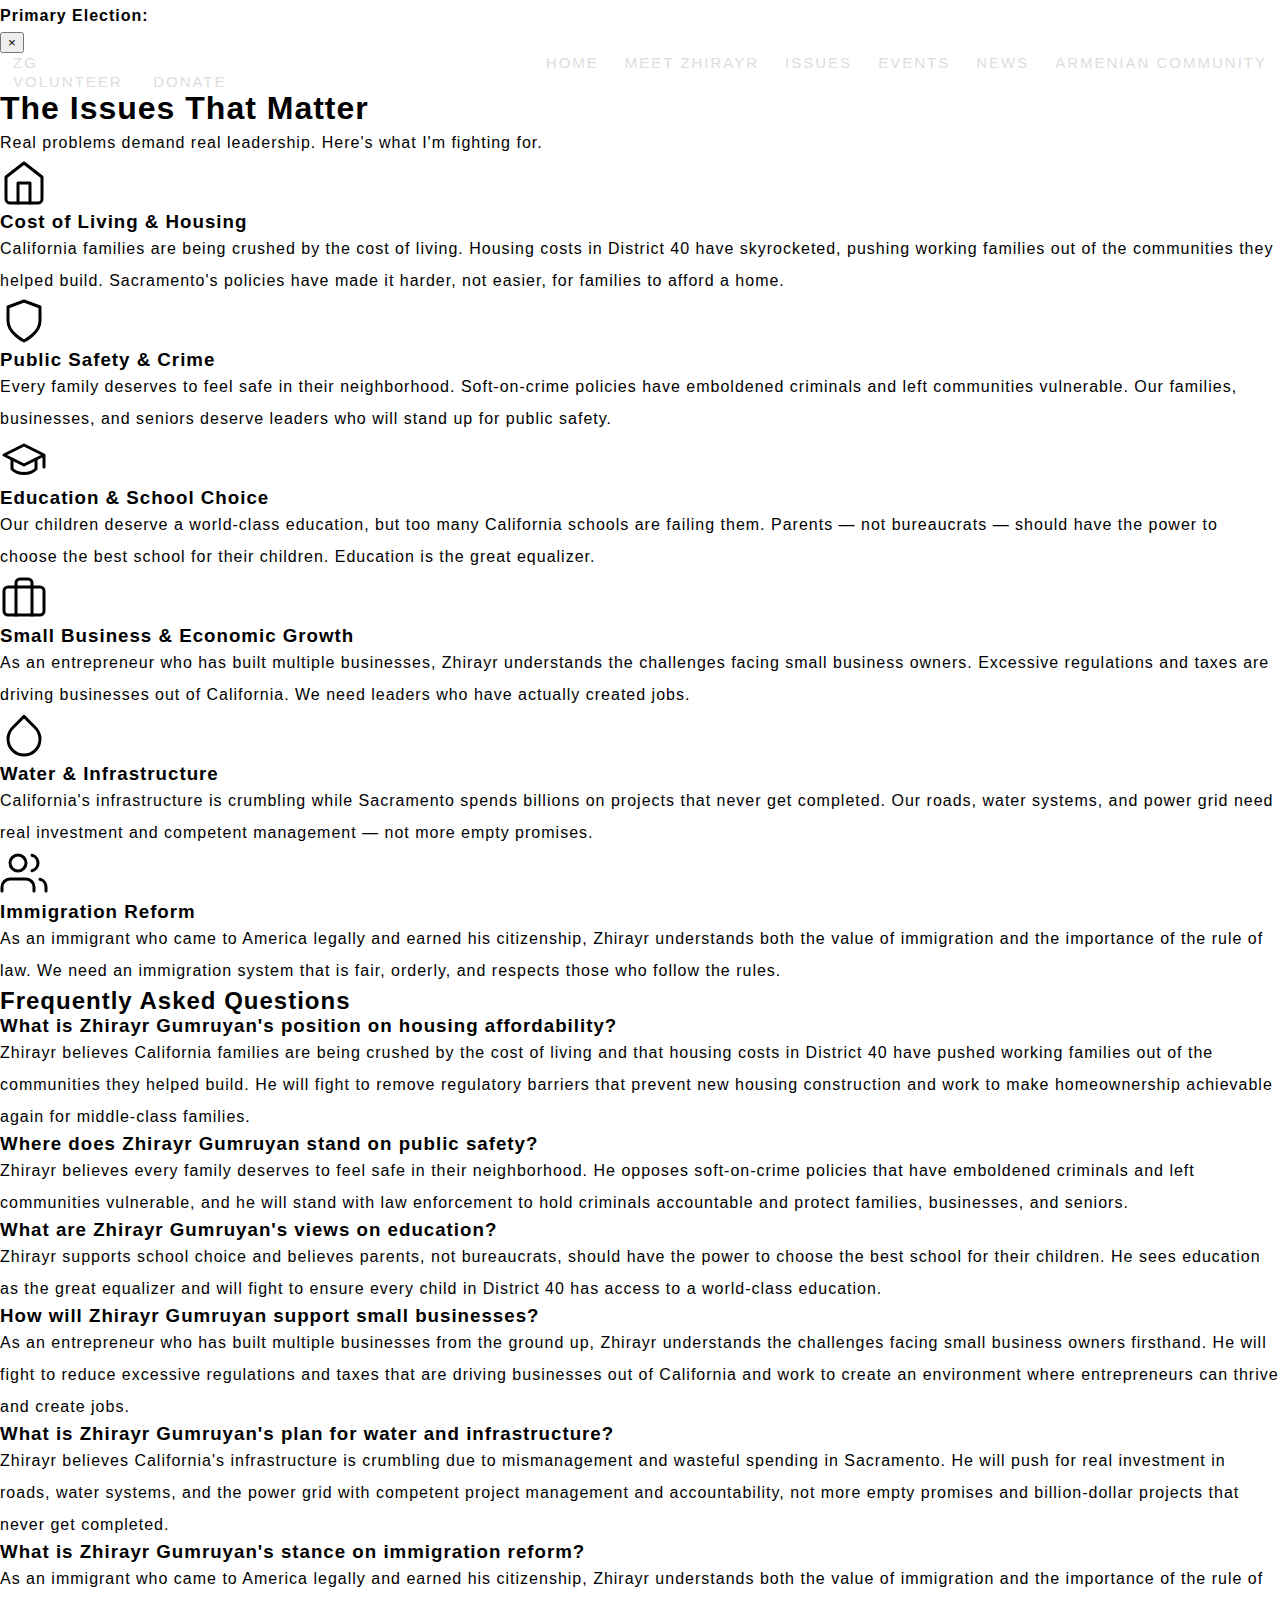
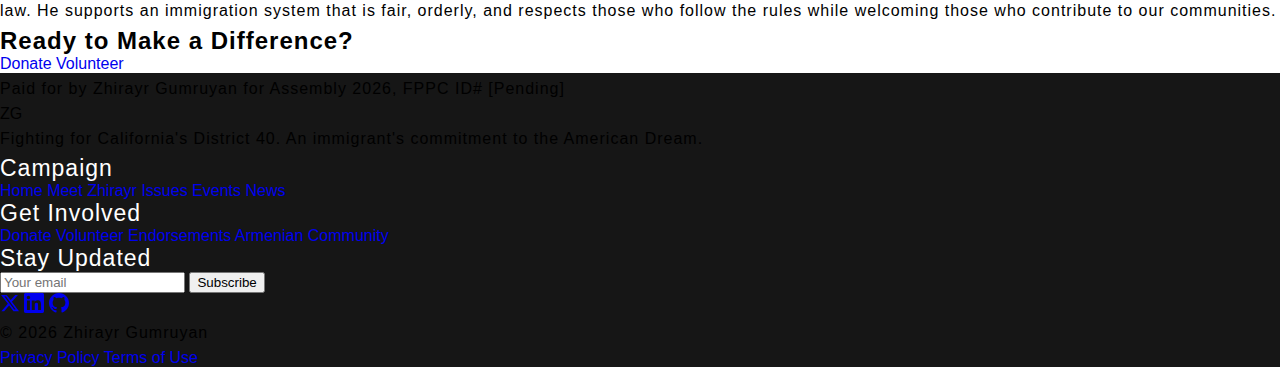
<file: issues.html>
<!DOCTYPE html>
<html lang="en">
<head>
    <meta charset="UTF-8">
    <meta name="viewport" content="width=device-width, initial-scale=1.0">
    <title>Issues | Zhirayr Gumruyan for Assembly 2026</title>
    <meta name="description" content="Where Zhirayr Gumruyan stands on the issues that matter most to District 40 families: housing, public safety, education, small business, and immigration.">
    <link rel="canonical" href="https://gumruyan.com/issues.html">
    <meta property="og:title" content="Issues | Zhirayr Gumruyan for Assembly 2026">
    <meta property="og:description" content="Where Zhirayr Gumruyan stands on the issues that matter most to District 40 families: housing, public safety, education, small business, and immigration.">
    <meta property="og:type" content="website">
    <meta property="og:url" content="https://gumruyan.com/issues.html">
    <meta property="og:image" content="https://gumruyan.com/images/zhirayr-gumruyan-og.jpg">
    <meta property="og:site_name" content="Zhirayr Gumruyan for Assembly 2026">
    <meta name="twitter:card" content="summary_large_image">
    <meta name="twitter:site" content="@gumruyanzh">
    <meta name="twitter:title" content="Issues | Zhirayr Gumruyan for Assembly 2026">
    <meta name="twitter:description" content="Where Zhirayr Gumruyan stands on the issues that matter most to District 40 families: housing, public safety, education, and more.">
    <meta name="twitter:image" content="https://gumruyan.com/images/zhirayr-gumruyan-og.jpg">
    <link rel="icon" type="image/svg+xml" href="/images/favicon.svg">
    <link rel="icon" type="image/x-icon" href="/favicon.ico">
    <link rel="apple-touch-icon" sizes="180x180" href="/images/apple-touch-icon.png">
    <link rel="stylesheet" href="css/style.css">
    <link rel="preconnect" href="https://fonts.googleapis.com">
    <link rel="preconnect" href="https://fonts.gstatic.com" crossorigin>
    <link href="https://fonts.googleapis.com/css2?family=Inter:wght@300;400;500;600;700;900&display=swap" rel="stylesheet">
    <script async src="https://www.googletagmanager.com/gtag/js?id=G-SRCRJ1G7TT"></script>
    <script>window.dataLayer=window.dataLayer||[];function gtag(){dataLayer.push(arguments);}gtag('js',new Date());gtag('config','G-SRCRJ1G7TT');</script>
    <script type="application/ld+json">
    {
      "@context": "https://schema.org",
      "@type": "WebPage",
      "name": "Issues - Zhirayr Gumruyan for Assembly 2026",
      "description": "Where Zhirayr Gumruyan stands on the issues that matter most to District 40 families: housing, public safety, education, small business, and immigration.",
      "url": "https://gumruyan.com/issues.html",
      "isPartOf": {
        "@type": "WebSite",
        "@id": "https://gumruyan.com/#website"
      },
      "about": [
        {"@type": "Thing", "name": "Cost of Living and Housing"},
        {"@type": "Thing", "name": "Public Safety and Crime"},
        {"@type": "Thing", "name": "Education and School Choice"},
        {"@type": "Thing", "name": "Small Business and Economic Growth"},
        {"@type": "Thing", "name": "Water and Infrastructure"},
        {"@type": "Thing", "name": "Immigration Reform"}
      ]
    }
    </script>
    <script type="application/ld+json">
    {
      "@context": "https://schema.org",
      "@type": "FAQPage",
      "mainEntity": [
        {
          "@type": "Question",
          "name": "What is Zhirayr Gumruyan's position on housing affordability?",
          "acceptedAnswer": {
            "@type": "Answer",
            "text": "Zhirayr believes California families are being crushed by the cost of living and that housing costs in District 40 have pushed working families out of the communities they helped build. He will fight to remove regulatory barriers that prevent new housing construction and work to make homeownership achievable again for middle-class families."
          }
        },
        {
          "@type": "Question",
          "name": "Where does Zhirayr Gumruyan stand on public safety?",
          "acceptedAnswer": {
            "@type": "Answer",
            "text": "Zhirayr believes every family deserves to feel safe in their neighborhood. He opposes soft-on-crime policies that have emboldened criminals and left communities vulnerable, and he will stand with law enforcement to hold criminals accountable and protect families, businesses, and seniors."
          }
        },
        {
          "@type": "Question",
          "name": "What are Zhirayr Gumruyan's views on education?",
          "acceptedAnswer": {
            "@type": "Answer",
            "text": "Zhirayr supports school choice and believes parents, not bureaucrats, should have the power to choose the best school for their children. He sees education as the great equalizer and will fight to ensure every child in District 40 has access to a world-class education."
          }
        },
        {
          "@type": "Question",
          "name": "How will Zhirayr Gumruyan support small businesses?",
          "acceptedAnswer": {
            "@type": "Answer",
            "text": "As an entrepreneur who has built multiple businesses from the ground up, Zhirayr understands the challenges facing small business owners firsthand. He will fight to reduce excessive regulations and taxes that are driving businesses out of California and work to create an environment where entrepreneurs can thrive and create jobs."
          }
        },
        {
          "@type": "Question",
          "name": "What is Zhirayr Gumruyan's plan for water and infrastructure?",
          "acceptedAnswer": {
            "@type": "Answer",
            "text": "Zhirayr believes California's infrastructure is crumbling due to mismanagement and wasteful spending in Sacramento. He will push for real investment in roads, water systems, and the power grid with competent project management and accountability, not more empty promises and billion-dollar projects that never get completed."
          }
        },
        {
          "@type": "Question",
          "name": "What is Zhirayr Gumruyan's stance on immigration reform?",
          "acceptedAnswer": {
            "@type": "Answer",
            "text": "As an immigrant who came to America legally and earned his citizenship, Zhirayr understands both the value of immigration and the importance of the rule of law. He supports an immigration system that is fair, orderly, and respects those who follow the rules while welcoming those who contribute to our communities."
          }
        }
      ]
    }
    </script>
    <script type="application/ld+json">
    {
      "@context": "https://schema.org",
      "@type": "BreadcrumbList",
      "itemListElement": [
        {"@type": "ListItem", "position": 1, "name": "Home", "item": "https://gumruyan.com/"},
        {"@type": "ListItem", "position": 2, "name": "Issues", "item": "https://gumruyan.com/issues.html"}
      ]
    }
    </script>
</head>
<body>

    <!-- Announcement Bar -->
    <div class="announcement-bar" id="announcement-bar">
        <div class="container">
            <p><strong>Primary Election:</strong> <span id="countdown"></span></p>
            <button class="announcement-close" aria-label="Dismiss">&times;</button>
        </div>
    </div>

    <!-- Navigation -->
    <nav class="nav" id="nav">
        <div class="nav-container">
            <a href="/" class="nav-logo">ZG</a>
            <ul class="nav-menu" id="nav-menu">
                <li><a href="/" class="nav-link">Home</a></li>
                <li><a href="/meet-zhirayr.html" class="nav-link">Meet Zhirayr</a></li>
                <li><a href="/issues.html" class="nav-link active">Issues</a></li>
                <li><a href="/events.html" class="nav-link">Events</a></li>
                <li><a href="/news.html" class="nav-link">News</a></li>
                <li><a href="/armenian-community.html" class="nav-link">Armenian Community</a></li>
            </ul>
            <div class="nav-actions">
                <a href="/volunteer.html" class="btn btn-volunteer">Volunteer</a>
                <a href="/donate.html" class="btn btn-donate">Donate</a>
            </div>
            <div class="nav-toggle" id="nav-toggle">
                <span></span>
                <span></span>
                <span></span>
            </div>
        </div>
    </nav>

    <!-- Page Header -->
    <section class="section-navy page-header">
        <div class="container">
            <h1>The Issues That Matter</h1>
            <p class="page-subtitle">Real problems demand real leadership. Here's what I'm fighting for.</p>
        </div>
    </section>

    <!-- Issues Grid -->
    <section class="section-light">
        <div class="container">
            <div class="issues-grid">

                <!-- Cost of Living & Housing -->
                <div class="issue-card">
                    <div class="issue-icon">
                        <svg width="48" height="48" viewBox="0 0 24 24" fill="none" stroke="currentColor" stroke-width="1.5" stroke-linecap="round" stroke-linejoin="round">
                            <path d="M3 9l9-7 9 7v11a2 2 0 0 1-2 2H5a2 2 0 0 1-2-2z"/>
                            <polyline points="9 22 9 12 15 12 15 22"/>
                        </svg>
                    </div>
                    <h3>Cost of Living &amp; Housing</h3>
                    <p>California families are being crushed by the cost of living. Housing costs in District 40 have skyrocketed, pushing working families out of the communities they helped build. Sacramento's policies have made it harder, not easier, for families to afford a home.</p>
                </div>

                <!-- Public Safety & Crime -->
                <div class="issue-card">
                    <div class="issue-icon">
                        <svg width="48" height="48" viewBox="0 0 24 24" fill="none" stroke="currentColor" stroke-width="1.5" stroke-linecap="round" stroke-linejoin="round">
                            <path d="M12 22s8-4 8-10V5l-8-3-8 3v7c0 6 8 10 8 10z"/>
                        </svg>
                    </div>
                    <h3>Public Safety &amp; Crime</h3>
                    <p>Every family deserves to feel safe in their neighborhood. Soft-on-crime policies have emboldened criminals and left communities vulnerable. Our families, businesses, and seniors deserve leaders who will stand up for public safety.</p>
                </div>

                <!-- Education & School Choice -->
                <div class="issue-card">
                    <div class="issue-icon">
                        <svg width="48" height="48" viewBox="0 0 24 24" fill="none" stroke="currentColor" stroke-width="1.5" stroke-linecap="round" stroke-linejoin="round">
                            <path d="M22 10v6M2 10l10-5 10 5-10 5z"/>
                            <path d="M6 12v5c3 3 9 3 12 0v-5"/>
                        </svg>
                    </div>
                    <h3>Education &amp; School Choice</h3>
                    <p>Our children deserve a world-class education, but too many California schools are failing them. Parents &mdash; not bureaucrats &mdash; should have the power to choose the best school for their children. Education is the great equalizer.</p>
                </div>

                <!-- Small Business & Economic Growth -->
                <div class="issue-card">
                    <div class="issue-icon">
                        <svg width="48" height="48" viewBox="0 0 24 24" fill="none" stroke="currentColor" stroke-width="1.5" stroke-linecap="round" stroke-linejoin="round">
                            <rect x="2" y="7" width="20" height="14" rx="2" ry="2"/>
                            <path d="M16 21V5a2 2 0 0 0-2-2h-4a2 2 0 0 0-2 2v16"/>
                        </svg>
                    </div>
                    <h3>Small Business &amp; Economic Growth</h3>
                    <p>As an entrepreneur who has built multiple businesses, Zhirayr understands the challenges facing small business owners. Excessive regulations and taxes are driving businesses out of California. We need leaders who have actually created jobs.</p>
                </div>

                <!-- Water & Infrastructure -->
                <div class="issue-card">
                    <div class="issue-icon">
                        <svg width="48" height="48" viewBox="0 0 24 24" fill="none" stroke="currentColor" stroke-width="1.5" stroke-linecap="round" stroke-linejoin="round">
                            <path d="M12 2.69l5.66 5.66a8 8 0 1 1-11.31 0z"/>
                        </svg>
                    </div>
                    <h3>Water &amp; Infrastructure</h3>
                    <p>California's infrastructure is crumbling while Sacramento spends billions on projects that never get completed. Our roads, water systems, and power grid need real investment and competent management &mdash; not more empty promises.</p>
                </div>

                <!-- Immigration Reform -->
                <div class="issue-card">
                    <div class="issue-icon">
                        <svg width="48" height="48" viewBox="0 0 24 24" fill="none" stroke="currentColor" stroke-width="1.5" stroke-linecap="round" stroke-linejoin="round">
                            <path d="M17 21v-2a4 4 0 0 0-4-4H5a4 4 0 0 0-4 4v2"/>
                            <circle cx="9" cy="7" r="4"/>
                            <path d="M23 21v-2a4 4 0 0 0-3-3.87"/>
                            <path d="M16 3.13a4 4 0 0 1 0 7.75"/>
                        </svg>
                    </div>
                    <h3>Immigration Reform</h3>
                    <p>As an immigrant who came to America legally and earned his citizenship, Zhirayr understands both the value of immigration and the importance of the rule of law. We need an immigration system that is fair, orderly, and respects those who follow the rules.</p>
                </div>

            </div>
        </div>
    </section>

    <!-- FAQ Section -->
    <section class="section-gray">
        <div class="container">
            <h2 class="section-heading fade-in">Frequently Asked Questions</h2>
            <div class="faq-list fade-in">
                <div class="faq-item">
                    <h3>What is Zhirayr Gumruyan's position on housing affordability?</h3>
                    <p>Zhirayr believes California families are being crushed by the cost of living and that housing costs in District 40 have pushed working families out of the communities they helped build. He will fight to remove regulatory barriers that prevent new housing construction and work to make homeownership achievable again for middle-class families.</p>
                </div>
                <div class="faq-item">
                    <h3>Where does Zhirayr Gumruyan stand on public safety?</h3>
                    <p>Zhirayr believes every family deserves to feel safe in their neighborhood. He opposes soft-on-crime policies that have emboldened criminals and left communities vulnerable, and he will stand with law enforcement to hold criminals accountable and protect families, businesses, and seniors.</p>
                </div>
                <div class="faq-item">
                    <h3>What are Zhirayr Gumruyan's views on education?</h3>
                    <p>Zhirayr supports school choice and believes parents, not bureaucrats, should have the power to choose the best school for their children. He sees education as the great equalizer and will fight to ensure every child in District 40 has access to a world-class education.</p>
                </div>
                <div class="faq-item">
                    <h3>How will Zhirayr Gumruyan support small businesses?</h3>
                    <p>As an entrepreneur who has built multiple businesses from the ground up, Zhirayr understands the challenges facing small business owners firsthand. He will fight to reduce excessive regulations and taxes that are driving businesses out of California and work to create an environment where entrepreneurs can thrive and create jobs.</p>
                </div>
                <div class="faq-item">
                    <h3>What is Zhirayr Gumruyan's plan for water and infrastructure?</h3>
                    <p>Zhirayr believes California's infrastructure is crumbling due to mismanagement and wasteful spending in Sacramento. He will push for real investment in roads, water systems, and the power grid with competent project management and accountability, not more empty promises and billion-dollar projects that never get completed.</p>
                </div>
                <div class="faq-item">
                    <h3>What is Zhirayr Gumruyan's stance on immigration reform?</h3>
                    <p>As an immigrant who came to America legally and earned his citizenship, Zhirayr understands both the value of immigration and the importance of the rule of law. He supports an immigration system that is fair, orderly, and respects those who follow the rules while welcoming those who contribute to our communities.</p>
                </div>
            </div>
        </div>
    </section>

    <!-- CTA Section -->
    <section class="section-navy cta-section">
        <div class="container">
            <h2>Ready to Make a Difference?</h2>
            <div class="cta-buttons">
                <a href="/donate.html" class="btn btn-donate btn-large">Donate</a>
                <a href="/volunteer.html" class="btn btn-white btn-large">Volunteer</a>
            </div>
        </div>
    </section>

    <!-- Footer -->
    <footer class="footer">
        <div class="container">
            <div class="fppc-disclaimer">
                <p>Paid for by Zhirayr Gumruyan for Assembly 2026, FPPC ID# [Pending]</p>
            </div>
            <div class="footer-grid">
                <div class="footer-about">
                    <span class="footer-logo">ZG</span>
                    <p>Fighting for California's District 40. An immigrant's commitment to the American Dream.</p>
                </div>
                <div class="footer-links">
                    <h4>Campaign</h4>
                    <a href="/">Home</a>
                    <a href="/meet-zhirayr.html">Meet Zhirayr</a>
                    <a href="/issues.html">Issues</a>
                    <a href="/events.html">Events</a>
                    <a href="/news.html">News</a>
                </div>
                <div class="footer-links">
                    <h4>Get Involved</h4>
                    <a href="/donate.html">Donate</a>
                    <a href="/volunteer.html">Volunteer</a>
                    <a href="/endorsements.html">Endorsements</a>
                    <a href="/armenian-community.html">Armenian Community</a>
                </div>
                <div class="footer-newsletter">
                    <h4>Stay Updated</h4>
                    <form class="email-capture-form" action="https://formspree.io/f/mnjbeyog" method="POST">
                        <input type="email" name="email" placeholder="Your email" required>
                        <button type="submit" class="btn btn-donate">Subscribe</button>
                    </form>
                </div>
            </div>
            <div class="footer-bottom">
                <div class="social-links">
                    <a href="https://twitter.com/gumruyanzh" target="_blank" rel="noopener noreferrer" aria-label="Twitter/X">
                        <svg width="20" height="20" viewBox="0 0 24 24" fill="currentColor"><path d="M18.244 2.25h3.308l-7.227 8.26 8.502 11.24H16.17l-5.214-6.817L4.99 21.75H1.68l7.73-8.835L1.254 2.25H8.08l4.713 6.231zm-1.161 17.52h1.833L7.084 4.126H5.117z"/></svg>
                    </a>
                    <a href="https://linkedin.com/in/gumruyan" target="_blank" rel="noopener noreferrer" aria-label="LinkedIn">
                        <svg width="20" height="20" viewBox="0 0 24 24" fill="currentColor"><path d="M20.447 20.452h-3.554v-5.569c0-1.328-.027-3.037-1.852-3.037-1.853 0-2.136 1.445-2.136 2.939v5.667H9.351V9h3.414v1.561h.046c.477-.9 1.637-1.85 3.37-1.85 3.601 0 4.267 2.37 4.267 5.455v6.286zM5.337 7.433c-1.144 0-2.063-.926-2.063-2.065 0-1.138.92-2.063 2.063-2.063 1.14 0 2.064.925 2.064 2.063 0 1.139-.925 2.065-2.064 2.065zm1.782 13.019H3.555V9h3.564v11.452zM22.225 0H1.771C.792 0 0 .774 0 1.729v20.542C0 23.227.792 24 1.771 24h20.451C23.2 24 24 23.227 24 22.271V1.729C24 .774 23.2 0 22.222 0h.003z"/></svg>
                    </a>
                    <a href="https://github.com/gumruyanzh" target="_blank" rel="noopener noreferrer" aria-label="GitHub">
                        <svg width="20" height="20" viewBox="0 0 24 24" fill="currentColor"><path d="M12 0c-6.626 0-12 5.373-12 12 0 5.302 3.438 9.8 8.207 11.387.599.111.793-.261.793-.577v-2.234c-3.338.726-4.033-1.416-4.033-1.416-.546-1.387-1.333-1.756-1.333-1.756-1.089-.745.083-.729.083-.729 1.205.084 1.839 1.237 1.839 1.237 1.07 1.834 2.807 1.304 3.492.997.107-.775.418-1.305.762-1.604-2.665-.305-5.467-1.334-5.467-5.931 0-1.311.469-2.381 1.236-3.221-.124-.303-.535-1.524.117-3.176 0 0 1.008-.322 3.301 1.23.957-.266 1.983-.399 3.003-.404 1.02.005 2.047.138 3.006.404 2.291-1.552 3.297-1.23 3.297-1.23.653 1.653.242 2.874.118 3.176.77.84 1.235 1.911 1.235 3.221 0 4.609-2.807 5.624-5.479 5.921.43.372.823 1.102.823 2.222v3.293c0 .319.192.694.801.576 4.765-1.589 8.199-6.086 8.199-11.386 0-6.627-5.373-12-12-12z"/></svg>
                    </a>
                </div>
                <p class="footer-copyright">&copy; 2026 Zhirayr Gumruyan for Assembly. All rights reserved.</p>
                <div class="footer-legal">
                    <a href="/privacy.html">Privacy Policy</a>
                    <a href="/terms.html">Terms of Use</a>
                </div>
            </div>
        </div>
    </footer>

    <script src="js/main.js"></script>
</body>
</html>
</file>
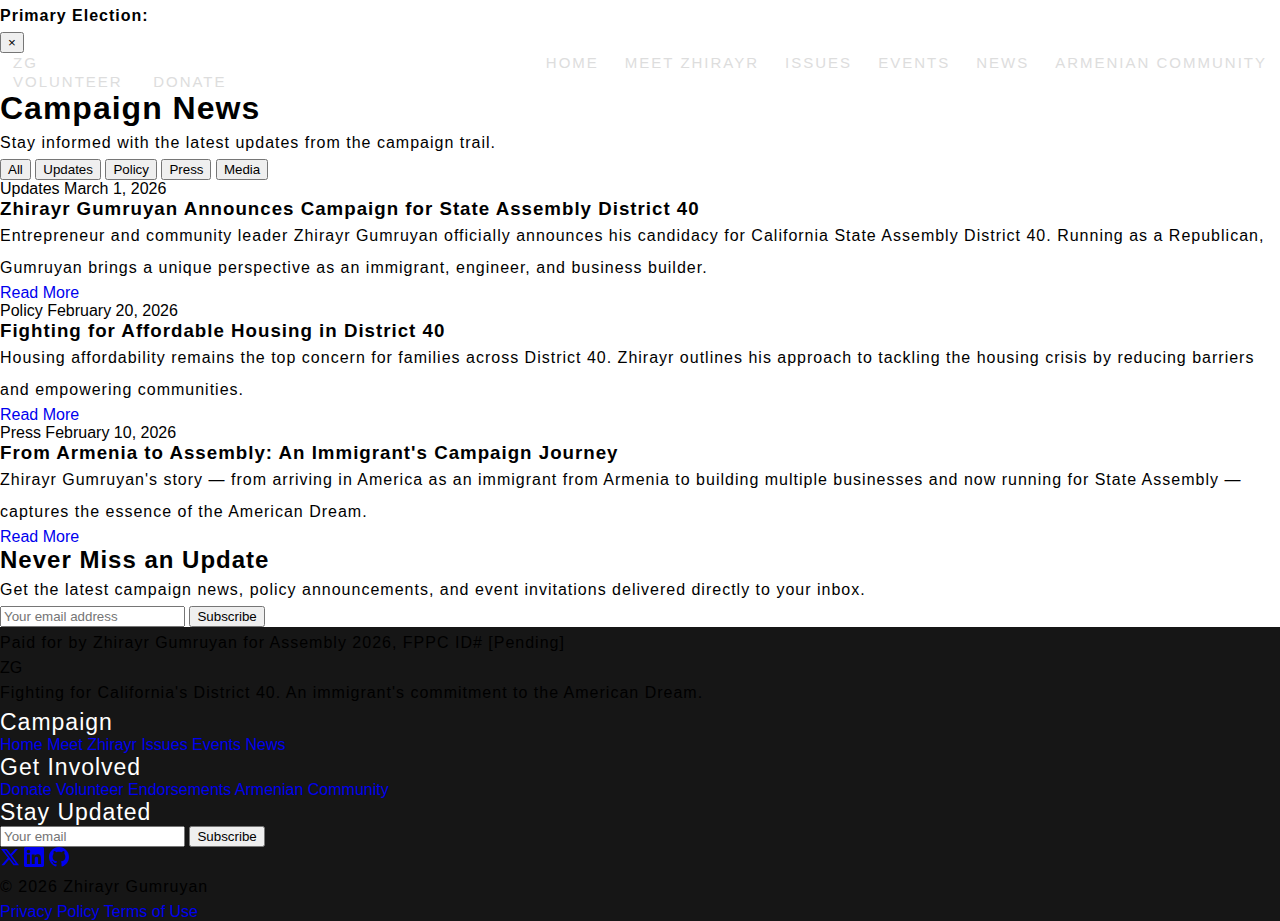
<file: news.html>
<!DOCTYPE html>
<html lang="en">
<head>
    <meta charset="UTF-8">
    <meta name="viewport" content="width=device-width, initial-scale=1.0">
    <title>News | Zhirayr Gumruyan for Assembly 2026</title>
    <meta name="description" content="Stay informed with the latest campaign news, policy updates, and press coverage from Zhirayr Gumruyan's campaign for California State Assembly District 40.">
    <meta property="og:title" content="News | Zhirayr Gumruyan for Assembly 2026">
    <meta property="og:description" content="Stay informed with the latest campaign news, policy updates, and press coverage from Zhirayr Gumruyan's campaign for California State Assembly District 40.">
    <meta property="og:type" content="website">
    <meta property="og:url" content="https://gumruyan.com/news.html">
    <link rel="stylesheet" href="css/style.css">
    <link rel="preconnect" href="https://fonts.googleapis.com">
    <link rel="preconnect" href="https://fonts.gstatic.com" crossorigin>
    <link href="https://fonts.googleapis.com/css2?family=Inter:wght@300;400;500;600;700;900&display=swap" rel="stylesheet">
    <!-- Google Analytics placeholder -->
    <script async src="https://www.googletagmanager.com/gtag/js?id=G-XXXXXXXXXX"></script>
    <script>window.dataLayer=window.dataLayer||[];function gtag(){dataLayer.push(arguments);}gtag('js',new Date());gtag('config','G-XXXXXXXXXX');</script>
</head>
<body>

    <!-- Announcement Bar -->
    <div class="announcement-bar" id="announcement-bar">
        <div class="container">
            <p><strong>Primary Election:</strong> <span id="countdown"></span></p>
            <button class="announcement-close" aria-label="Dismiss">&times;</button>
        </div>
    </div>

    <!-- Navigation -->
    <nav class="nav" id="nav">
        <div class="nav-container">
            <a href="/" class="nav-logo">ZG</a>
            <ul class="nav-menu" id="nav-menu">
                <li><a href="/" class="nav-link">Home</a></li>
                <li><a href="/meet-zhirayr.html" class="nav-link">Meet Zhirayr</a></li>
                <li><a href="/issues.html" class="nav-link">Issues</a></li>
                <li><a href="/events.html" class="nav-link">Events</a></li>
                <li><a href="/news.html" class="nav-link">News</a></li>
                <li><a href="/armenian-community.html" class="nav-link">Armenian Community</a></li>
            </ul>
            <div class="nav-actions">
                <a href="/volunteer.html" class="btn btn-volunteer">Volunteer</a>
                <a href="/donate.html" class="btn btn-donate">Donate</a>
            </div>
            <div class="nav-toggle" id="nav-toggle">
                <span></span>
                <span></span>
                <span></span>
            </div>
        </div>
    </nav>

    <!-- Page Header -->
    <section class="section-navy page-header">
        <div class="container">
            <h1>Campaign News</h1>
            <p class="page-subtitle">Stay informed with the latest updates from the campaign trail.</p>
        </div>
    </section>

    <!-- News Filter & Articles -->
    <section class="section-light">
        <div class="container">

            <!-- Category Filters -->
            <div class="news-filters fade-in">
                <button class="filter-btn active" data-category="all">All</button>
                <button class="filter-btn" data-category="updates">Updates</button>
                <button class="filter-btn" data-category="policy">Policy</button>
                <button class="filter-btn" data-category="press">Press</button>
                <button class="filter-btn" data-category="media">Media</button>
            </div>

            <!-- News Articles Grid -->
            <div class="news-list">

                <article class="news-card fade-in" data-category="updates">
                    <div class="news-content">
                        <div class="news-meta">
                            <span class="news-category">Updates</span>
                            <time class="news-date" datetime="2026-03-01">March 1, 2026</time>
                        </div>
                        <h3>Zhirayr Gumruyan Announces Campaign for State Assembly District 40</h3>
                        <p class="news-excerpt">Entrepreneur and community leader Zhirayr Gumruyan officially announces his candidacy for California State Assembly District 40. Running as a Republican, Gumruyan brings a unique perspective as an immigrant, engineer, and business builder.</p>
                        <a href="#" class="news-read-more">Read More</a>
                    </div>
                </article>

                <article class="news-card fade-in" data-category="policy">
                    <div class="news-content">
                        <div class="news-meta">
                            <span class="news-category">Policy</span>
                            <time class="news-date" datetime="2026-02-20">February 20, 2026</time>
                        </div>
                        <h3>Fighting for Affordable Housing in District 40</h3>
                        <p class="news-excerpt">Housing affordability remains the top concern for families across District 40. Zhirayr outlines his approach to tackling the housing crisis by reducing barriers and empowering communities.</p>
                        <a href="#" class="news-read-more">Read More</a>
                    </div>
                </article>

                <article class="news-card fade-in" data-category="press">
                    <div class="news-content">
                        <div class="news-meta">
                            <span class="news-category">Press</span>
                            <time class="news-date" datetime="2026-02-10">February 10, 2026</time>
                        </div>
                        <h3>From Armenia to Assembly: An Immigrant's Campaign Journey</h3>
                        <p class="news-excerpt">Zhirayr Gumruyan's story &mdash; from arriving in America as an immigrant from Armenia to building multiple businesses and now running for State Assembly &mdash; captures the essence of the American Dream.</p>
                        <a href="#" class="news-read-more">Read More</a>
                    </div>
                </article>

            </div>
        </div>
    </section>

    <!-- Email Capture -->
    <section class="section-navy email-section">
        <div class="container">
            <div class="email-capture fade-in">
                <h2 class="section-heading">Never Miss an Update</h2>
                <p class="email-text">Get the latest campaign news, policy announcements, and event invitations delivered directly to your inbox.</p>
                <form class="email-capture-form" action="https://formspree.io/f/YOUR_FORM_ID" method="POST">
                    <input type="email" name="email" placeholder="Your email address" required>
                    <button type="submit" class="btn btn-donate">Subscribe</button>
                </form>
            </div>
        </div>
    </section>

    <!-- Footer -->
    <footer class="footer">
        <div class="container">
            <div class="fppc-disclaimer">
                <p>Paid for by Zhirayr Gumruyan for Assembly 2026, FPPC ID# [Pending]</p>
            </div>
            <div class="footer-grid">
                <div class="footer-about">
                    <span class="footer-logo">ZG</span>
                    <p>Fighting for California's District 40. An immigrant's commitment to the American Dream.</p>
                </div>
                <div class="footer-links">
                    <h4>Campaign</h4>
                    <a href="/">Home</a>
                    <a href="/meet-zhirayr.html">Meet Zhirayr</a>
                    <a href="/issues.html">Issues</a>
                    <a href="/events.html">Events</a>
                    <a href="/news.html">News</a>
                </div>
                <div class="footer-links">
                    <h4>Get Involved</h4>
                    <a href="/donate.html">Donate</a>
                    <a href="/volunteer.html">Volunteer</a>
                    <a href="/endorsements.html">Endorsements</a>
                    <a href="/armenian-community.html">Armenian Community</a>
                </div>
                <div class="footer-newsletter">
                    <h4>Stay Updated</h4>
                    <form class="email-capture-form" action="https://formspree.io/f/YOUR_FORM_ID" method="POST">
                        <input type="email" name="email" placeholder="Your email" required>
                        <button type="submit" class="btn btn-donate">Subscribe</button>
                    </form>
                </div>
            </div>
            <div class="footer-bottom">
                <div class="social-links">
                    <a href="https://twitter.com/gumruyanzh" target="_blank" aria-label="Twitter/X">
                        <svg width="20" height="20" viewBox="0 0 24 24" fill="currentColor"><path d="M18.244 2.25h3.308l-7.227 8.26 8.502 11.24H16.17l-5.214-6.817L4.99 21.75H1.68l7.73-8.835L1.254 2.25H8.08l4.713 6.231zm-1.161 17.52h1.833L7.084 4.126H5.117z"/></svg>
                    </a>
                    <a href="https://linkedin.com/in/gumruyan" target="_blank" aria-label="LinkedIn">
                        <svg width="20" height="20" viewBox="0 0 24 24" fill="currentColor"><path d="M20.447 20.452h-3.554v-5.569c0-1.328-.027-3.037-1.852-3.037-1.853 0-2.136 1.445-2.136 2.939v5.667H9.351V9h3.414v1.561h.046c.477-.9 1.637-1.85 3.37-1.85 3.601 0 4.267 2.37 4.267 5.455v6.286zM5.337 7.433c-1.144 0-2.063-.926-2.063-2.065 0-1.138.92-2.063 2.063-2.063 1.14 0 2.064.925 2.064 2.063 0 1.139-.925 2.065-2.064 2.065zm1.782 13.019H3.555V9h3.564v11.452zM22.225 0H1.771C.792 0 0 .774 0 1.729v20.542C0 23.227.792 24 1.771 24h20.451C23.2 24 24 23.227 24 22.271V1.729C24 .774 23.2 0 22.222 0h.003z"/></svg>
                    </a>
                    <a href="https://github.com/gumruyanzh" target="_blank" aria-label="GitHub">
                        <svg width="20" height="20" viewBox="0 0 24 24" fill="currentColor"><path d="M12 0c-6.626 0-12 5.373-12 12 0 5.302 3.438 9.8 8.207 11.387.599.111.793-.261.793-.577v-2.234c-3.338.726-4.033-1.416-4.033-1.416-.546-1.387-1.333-1.756-1.333-1.756-1.089-.745.083-.729.083-.729 1.205.084 1.839 1.237 1.839 1.237 1.07 1.834 2.807 1.304 3.492.997.107-.775.418-1.305.762-1.604-2.665-.305-5.467-1.334-5.467-5.931 0-1.311.469-2.381 1.236-3.221-.124-.303-.535-1.524.117-3.176 0 0 1.008-.322 3.301 1.23.957-.266 1.983-.399 3.003-.404 1.02.005 2.047.138 3.006.404 2.291-1.552 3.297-1.23 3.297-1.23.653 1.653.242 2.874.118 3.176.77.84 1.235 1.911 1.235 3.221 0 4.609-2.807 5.624-5.479 5.921.43.372.823 1.102.823 2.222v3.293c0 .319.192.694.801.576 4.765-1.589 8.199-6.086 8.199-11.386 0-6.627-5.373-12-12-12z"/></svg>
                    </a>
                </div>
                <p class="footer-copyright">&copy; 2026 Zhirayr Gumruyan for Assembly. All rights reserved.</p>
                <div class="footer-legal">
                    <a href="/privacy.html">Privacy Policy</a>
                    <a href="/terms.html">Terms of Use</a>
                </div>
            </div>
        </div>
    </footer>
    <script src="js/main.js"></script>
    <script src="js/forms.js"></script>
</body>
</html>
</file>
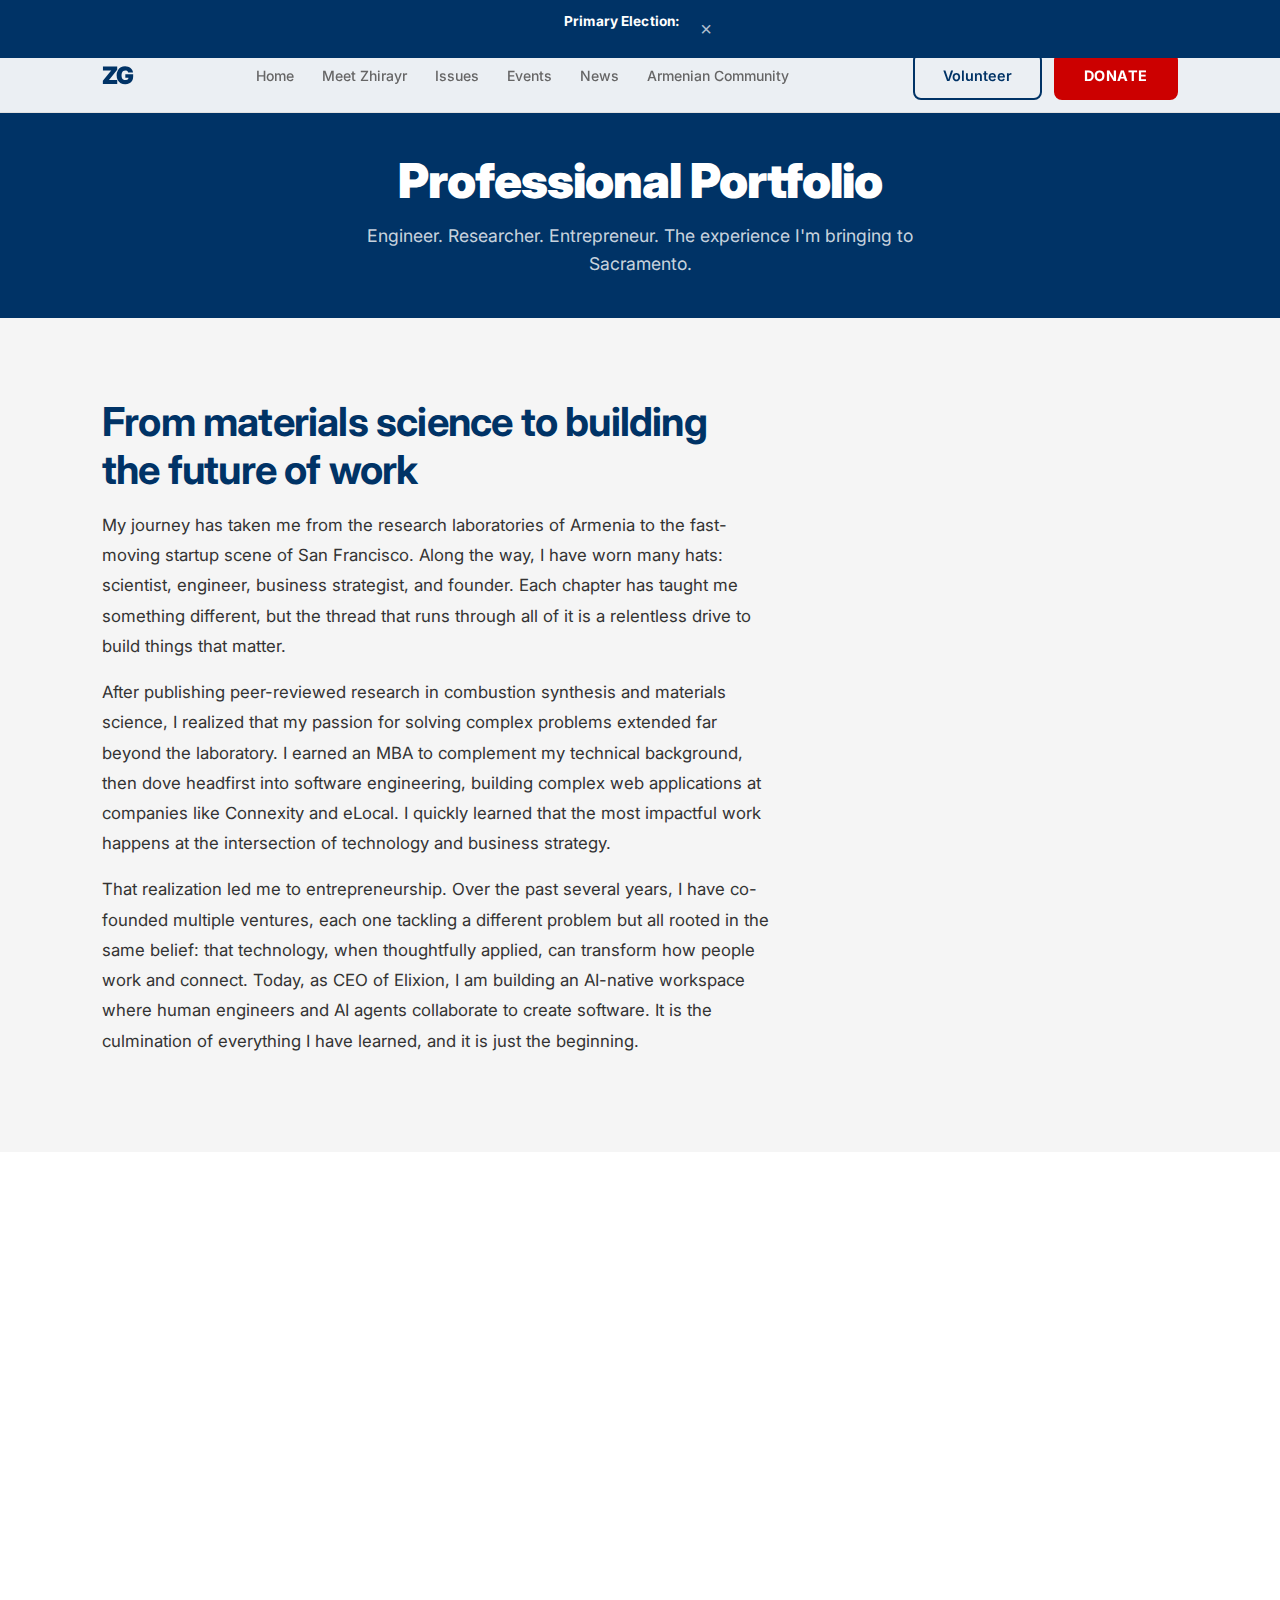
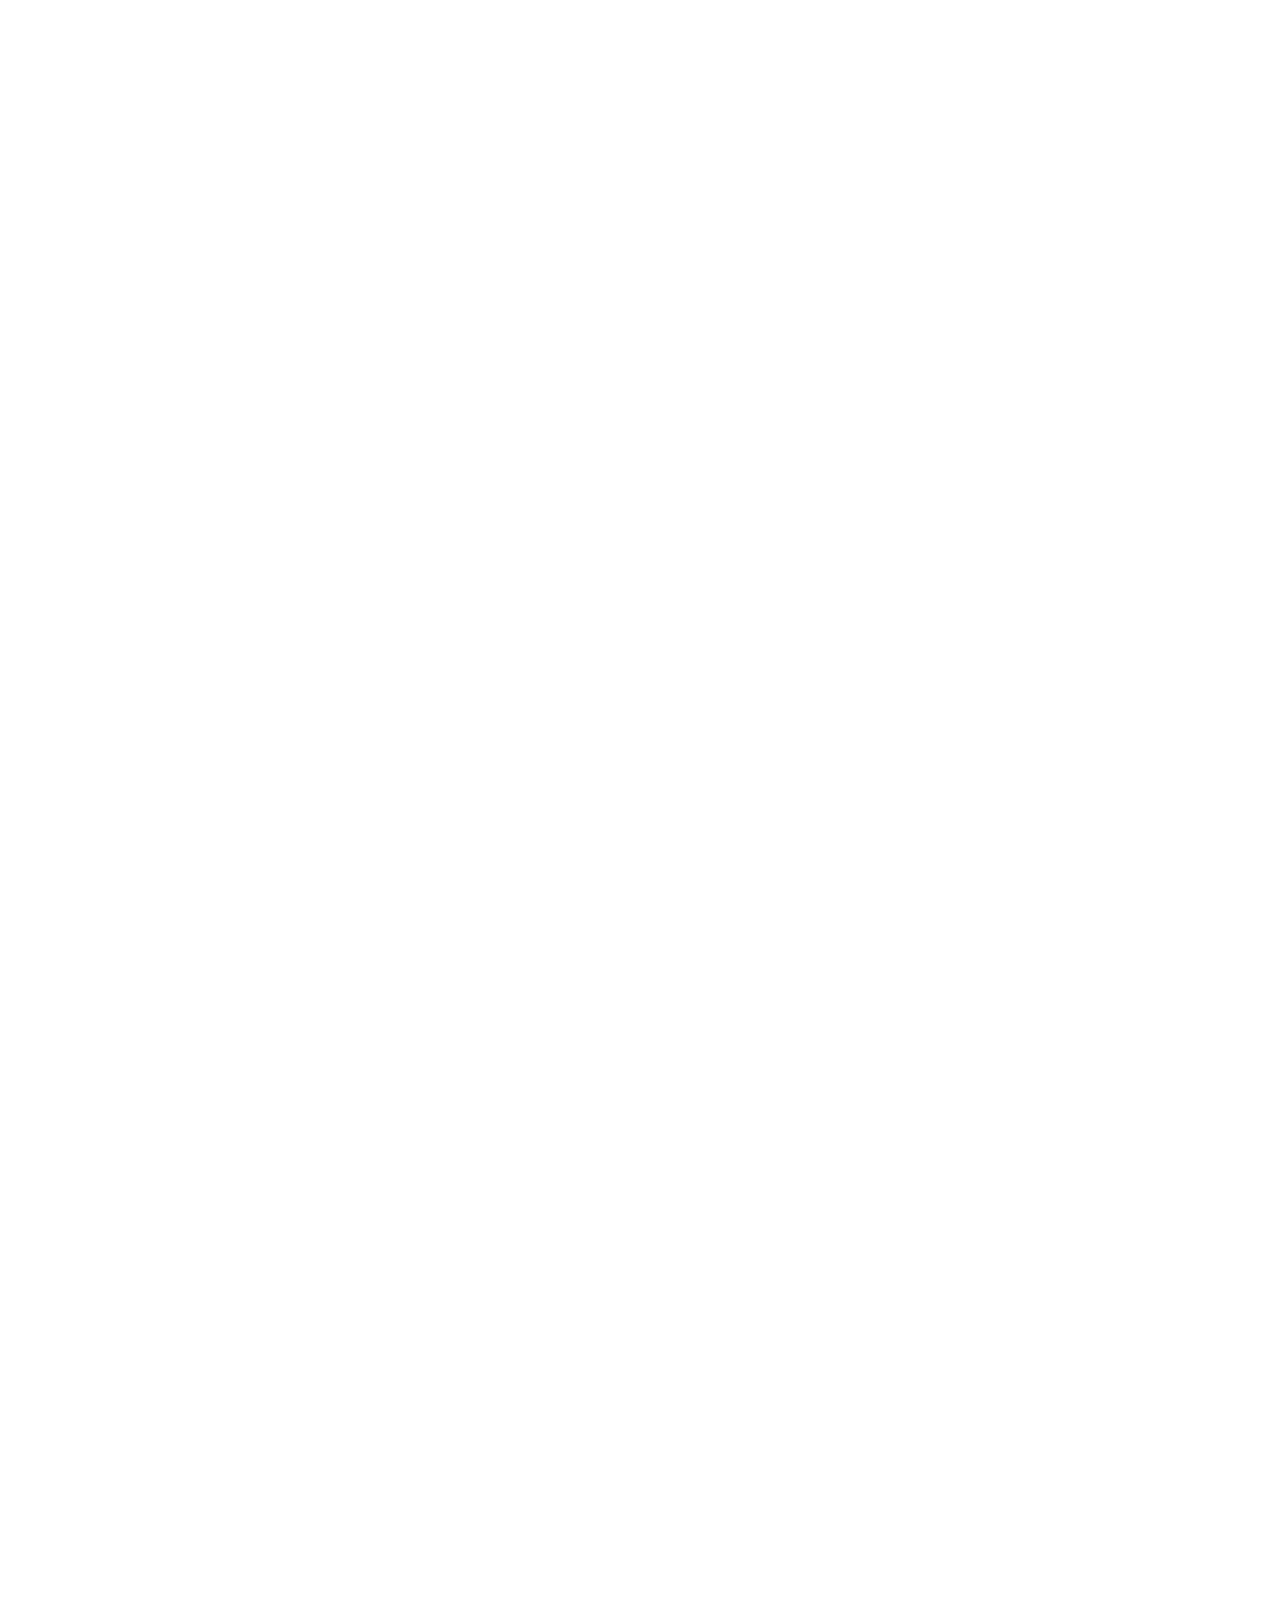
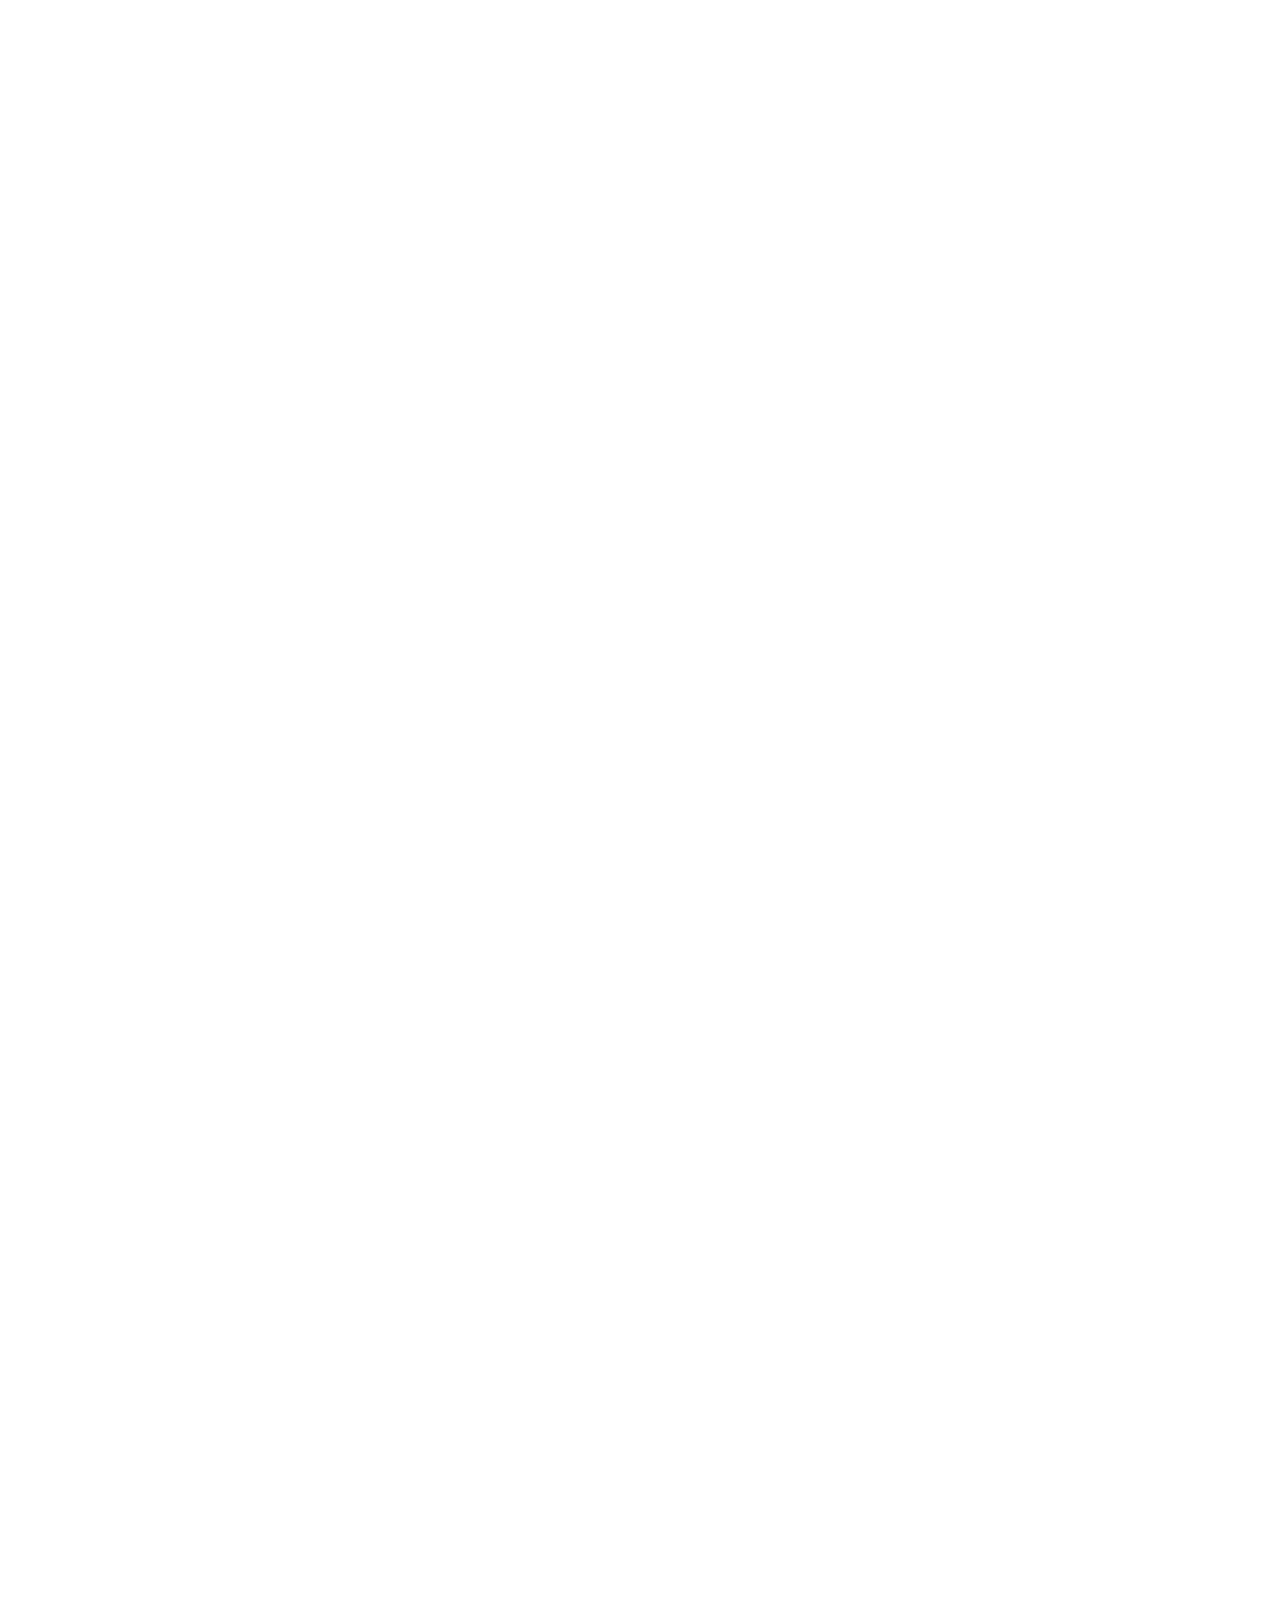
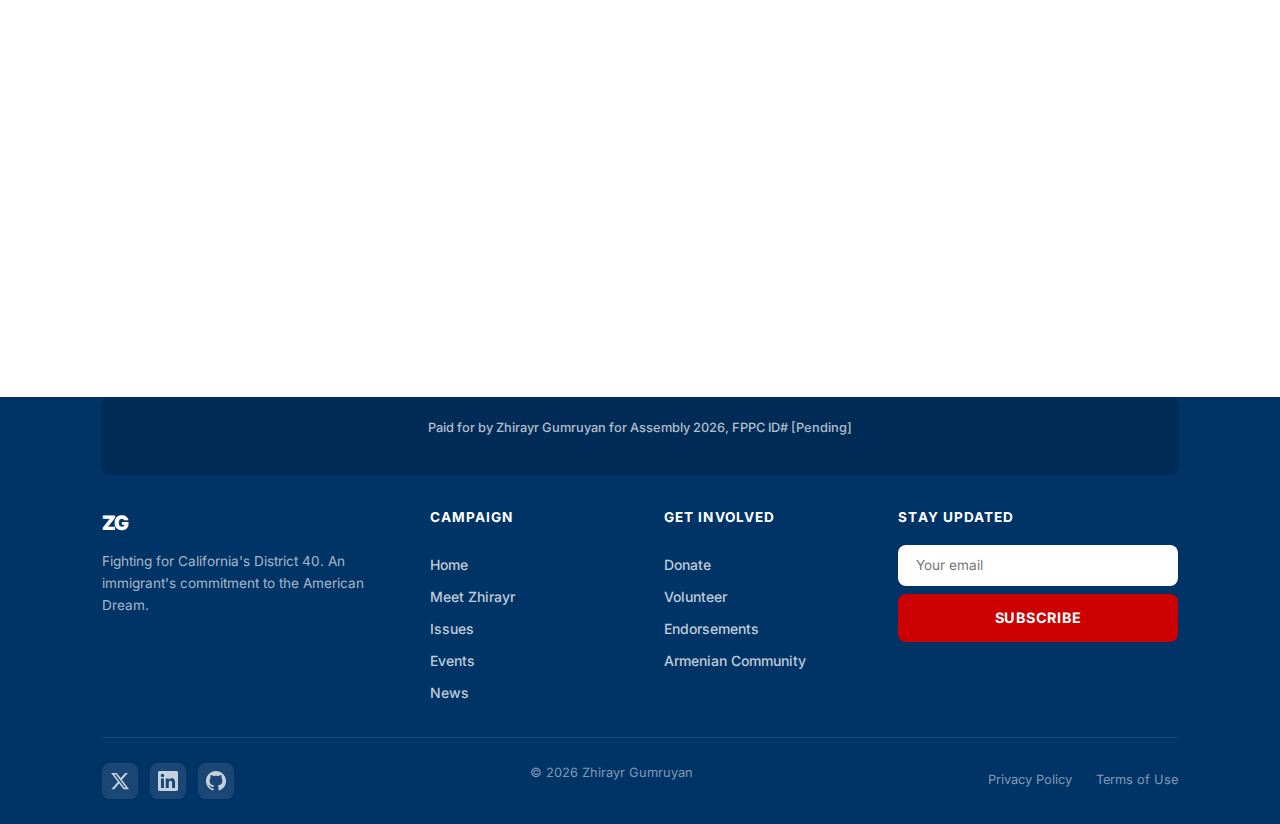
<file: portfolio.html>
<!DOCTYPE html>
<html lang="en">
<head>
    <meta charset="UTF-8">
    <meta name="viewport" content="width=device-width, initial-scale=1.0">
    <title>Professional Portfolio | Zhirayr Gumruyan for Assembly 2026</title>
    <meta name="description" content="Zhirayr Gumruyan's professional portfolio. Engineer, researcher, and serial entrepreneur bringing real-world experience to Sacramento.">
    <link rel="canonical" href="https://gumruyan.com/portfolio.html">
    <meta property="og:title" content="Professional Portfolio | Zhirayr Gumruyan for Assembly 2026">
    <meta property="og:description" content="Engineer, researcher, and serial entrepreneur bringing real-world experience to Sacramento.">
    <meta property="og:type" content="profile">
    <meta property="og:url" content="https://gumruyan.com/portfolio.html">
    <meta property="og:image" content="https://gumruyan.com/images/zhirayr-gumruyan-og-landscape.jpg">
    <meta property="og:site_name" content="Zhirayr Gumruyan for Assembly 2026">
    <meta name="twitter:card" content="summary_large_image">
    <meta name="twitter:site" content="@gumruyanzh">
    <meta name="twitter:title" content="Professional Portfolio | Zhirayr Gumruyan for Assembly 2026">
    <meta name="twitter:description" content="Engineer, researcher, and serial entrepreneur bringing real-world experience to Sacramento.">
    <meta name="twitter:image" content="https://gumruyan.com/images/zhirayr-gumruyan-og-landscape.jpg">
    <link rel="icon" type="image/svg+xml" href="/images/favicon.svg">
    <link rel="icon" type="image/x-icon" href="/favicon.ico">
    <link rel="apple-touch-icon" sizes="180x180" href="/images/apple-touch-icon.png">
    <link rel="stylesheet" href="css/style.min.css">
    <link rel="preconnect" href="https://fonts.googleapis.com">
    <link rel="preconnect" href="https://fonts.gstatic.com" crossorigin>
    <link rel="preload" href="https://fonts.googleapis.com/css2?family=Inter:wght@300;400;500;600;700;900&display=swap" as="style" onload="this.onload=null;this.rel='stylesheet'">
    <noscript><link rel="stylesheet" href="https://fonts.googleapis.com/css2?family=Inter:wght@300;400;500;600;700;900&display=swap"></noscript>
    <!-- Google Analytics placeholder -->
    <script async src="https://www.googletagmanager.com/gtag/js?id=G-SRCRJ1G7TT"></script>
    <script>window.dataLayer=window.dataLayer||[];function gtag(){dataLayer.push(arguments);}gtag('js',new Date());gtag('config','G-SRCRJ1G7TT');</script>
    <script type="application/ld+json">
    {
      "@context": "https://schema.org",
      "@type": "ProfilePage",
      "name": "Professional Portfolio - Zhirayr Gumruyan",
      "description": "Zhirayr Gumruyan's professional portfolio. Engineer, researcher, and serial entrepreneur bringing real-world experience to Sacramento.",
      "url": "https://gumruyan.com/portfolio.html",
      "mainEntity": {
        "@type": "Person",
        "@id": "https://gumruyan.com/#person"
      },
      "isPartOf": {
        "@type": "WebSite",
        "@id": "https://gumruyan.com/#website"
      }
    }
    </script>
    <script type="application/ld+json">
    {
      "@context": "https://schema.org",
      "@type": "BreadcrumbList",
      "itemListElement": [
        {"@type": "ListItem", "position": 1, "name": "Home", "item": "https://gumruyan.com/"},
        {"@type": "ListItem", "position": 2, "name": "Portfolio", "item": "https://gumruyan.com/portfolio.html"}
      ]
    }
    </script>
</head>
<body>

    <!-- Announcement Bar -->
    <div class="announcement-bar" id="announcement-bar">
        <div class="container">
            <p><strong>Primary Election:</strong> <span id="countdown"></span></p>
            <button class="announcement-close" aria-label="Dismiss">&times;</button>
        </div>
    </div>

    <!-- Navigation -->
    <nav class="nav" id="nav">
        <div class="nav-container">
            <a href="/" class="nav-logo">ZG</a>
            <ul class="nav-menu" id="nav-menu">
                <li><a href="/" class="nav-link">Home</a></li>
                <li><a href="/meet-zhirayr.html" class="nav-link">Meet Zhirayr</a></li>
                <li><a href="/issues.html" class="nav-link">Issues</a></li>
                <li><a href="/events.html" class="nav-link">Events</a></li>
                <li><a href="/news.html" class="nav-link">News</a></li>
                <li><a href="/armenian-community.html" class="nav-link">Armenian Community</a></li>
            </ul>
            <div class="nav-actions">
                <a href="/volunteer.html" class="btn btn-volunteer">Volunteer</a>
                <a href="/donate.html" class="btn btn-donate">Donate</a>
            </div>
            <div class="nav-toggle" id="nav-toggle">
                <span></span>
                <span></span>
                <span></span>
            </div>
        </div>
    </nav>

    <!-- Page Header -->
    <section class="page-header section-navy">
        <div class="container">
            <h1 class="page-title">Professional Portfolio</h1>
            <p class="page-subtitle">Engineer. Researcher. Entrepreneur. The experience I'm bringing to Sacramento.</p>
        </div>
    </section>

    <!-- About -->
    <section class="section-light about-section">
        <div class="container">
            <div class="about-grid">
                <div class="about-story">
                    <h2 class="section-heading">From materials science to building the future of work</h2>
                    <p>My journey has taken me from the research laboratories of Armenia to the fast-moving startup scene of San Francisco. Along the way, I have worn many hats: scientist, engineer, business strategist, and founder. Each chapter has taught me something different, but the thread that runs through all of it is a relentless drive to build things that matter.</p>
                    <p>After publishing peer-reviewed research in combustion synthesis and materials science, I realized that my passion for solving complex problems extended far beyond the laboratory. I earned an MBA to complement my technical background, then dove headfirst into software engineering, building complex web applications at companies like Connexity and eLocal. I quickly learned that the most impactful work happens at the intersection of technology and business strategy.</p>
                    <p>That realization led me to entrepreneurship. Over the past several years, I have co-founded multiple ventures, each one tackling a different problem but all rooted in the same belief: that technology, when thoughtfully applied, can transform how people work and connect. Today, as CEO of Elixion, I am building an AI-native workspace where human engineers and AI agents collaborate to create software. It is the culmination of everything I have learned, and it is just the beginning.</p>
                </div>
                <div class="about-credentials fade-in">
                    <div class="credential-card">
                        <div class="credential-icon">
                            <svg width="24" height="24" viewBox="0 0 24 24" fill="none" stroke="currentColor" stroke-width="2"><path d="M22 10v6M2 10l10-5 10 5-10 5z"/><path d="M6 12v5c3 3 9 3 12 0v-5"/></svg>
                        </div>
                        <h3>MBA</h3>
                        <p>National Academy of Sciences</p>
                    </div>
                    <div class="credential-card">
                        <div class="credential-icon">
                            <svg width="24" height="24" viewBox="0 0 24 24" fill="none" stroke="currentColor" stroke-width="2"><path d="M14 2H6a2 2 0 0 0-2 2v16a2 2 0 0 0 2 2h12a2 2 0 0 0 2-2V8z"/><polyline points="14 2 14 8 20 8"/><line x1="16" y1="13" x2="8" y2="13"/><line x1="16" y1="17" x2="8" y2="17"/></svg>
                        </div>
                        <h3>Published Researcher</h3>
                        <p>Materials Science &amp; Engineering</p>
                    </div>
                    <div class="credential-card">
                        <div class="credential-icon">
                            <svg width="24" height="24" viewBox="0 0 24 24" fill="none" stroke="currentColor" stroke-width="2"><polyline points="16 18 22 12 16 6"/><polyline points="8 6 2 12 8 18"/></svg>
                        </div>
                        <h3>Software Engineer</h3>
                        <p>Full-stack, 10+ years experience</p>
                    </div>
                    <div class="credential-card">
                        <div class="credential-icon">
                            <svg width="24" height="24" viewBox="0 0 24 24" fill="none" stroke="currentColor" stroke-width="2"><path d="M13 2L3 14h9l-1 8 10-12h-9l1-8z"/></svg>
                        </div>
                        <h3>Serial Entrepreneur</h3>
                        <p>5 ventures built from the ground up</p>
                    </div>
                </div>
            </div>
        </div>
    </section>

    <!-- Journey Timeline -->
    <section class="section-gray journey-section">
        <div class="container">
            <h2 class="section-label fade-in">Journey</h2>
            <h3 class="section-heading fade-in">From research lab to the entrepreneurial arena</h3>
            <div class="timeline">
                <div class="timeline-item">
                    <div class="timeline-date">2009</div>
                    <div class="timeline-marker"></div>
                    <div class="timeline-content">
                        <h4>Published Research</h4>
                        <p class="timeline-org">X International Symposium on SHS</p>
                        <p>Published peer-reviewed research on combustion synthesis and materials science, establishing a foundation in rigorous scientific methodology.</p>
                    </div>
                </div>
                <div class="timeline-item">
                    <div class="timeline-date">2012-14</div>
                    <div class="timeline-marker"></div>
                    <div class="timeline-content">
                        <h4>MBA, National Academy of Sciences</h4>
                        <p class="timeline-org">Business, Management &amp; Marketing</p>
                        <p>Earned an MBA with focus on business management, complementing technical expertise with strategic business thinking.</p>
                    </div>
                </div>
                <div class="timeline-item">
                    <div class="timeline-date">2019-21</div>
                    <div class="timeline-marker"></div>
                    <div class="timeline-content">
                        <h4>Software Engineer</h4>
                        <p class="timeline-org">Connexity &middot; eLocal.com</p>
                        <p>Built complex web applications at scale, honing full-stack engineering skills across adtech and lead generation platforms.</p>
                    </div>
                </div>
                <div class="timeline-item">
                    <div class="timeline-date">2022</div>
                    <div class="timeline-marker"></div>
                    <div class="timeline-content">
                        <h4>Co-Founded Multiple Ventures</h4>
                        <p class="timeline-org">Los Angeles, CA</p>
                        <p>Launched ventures including Career Scoops and networking platforms, focused on startup development and business growth strategies.</p>
                    </div>
                </div>
                <div class="timeline-item timeline-current">
                    <div class="timeline-date">2025</div>
                    <div class="timeline-marker"></div>
                    <div class="timeline-content">
                        <h4>CEO &amp; Co-Founder, Elixion</h4>
                        <p class="timeline-org">San Francisco, CA</p>
                        <p>Leading the development of an AI-native workspace where human engineers and AI agents collaborate. Building the future of software development.</p>
                    </div>
                </div>
            </div>
        </div>
    </section>

    <!-- Ventures -->
    <section class="section-light ventures-section">
        <div class="container">
            <h2 class="section-label fade-in">Ventures</h2>
            <h3 class="section-heading fade-in">Building things that matter</h3>

            <!-- Primary Venture: Elixion -->
            <div class="venture-primary fade-in">
                <span class="venture-badge">Current Venture</span>
                <h3 class="venture-name">Elixion</h3>
                <p class="venture-role">CEO &amp; Co-Founder &middot; 2025 &ndash; Present</p>
                <p class="venture-desc">Elixion is an AI-native workspace where human engineers and AI agents collaborate to build software. We are reimagining how development teams operate by creating an environment where artificial intelligence is not just a tool but a true collaborator in the software development process.</p>
                <ul class="venture-highlights">
                    <li>AI-native workspace for software development</li>
                    <li>Human-AI collaborative engineering</li>
                    <li>Based in San Francisco, CA</li>
                    <li>Building the future of work</li>
                </ul>
                <div class="venture-tags">
                    <span class="tag">AI</span>
                    <span class="tag">SaaS</span>
                    <span class="tag">Developer Tools</span>
                    <span class="tag">San Francisco</span>
                </div>
                <a href="https://elixion.ai" target="_blank" rel="noopener noreferrer" class="btn btn-primary">Visit Elixion &rarr;</a>
            </div>

            <!-- Other Ventures Grid -->
            <div class="ventures-grid fade-in">
                <div class="venture-card">
                    <span class="venture-card-badge">Open Source</span>
                    <h4>Xavier Framework</h4>
                    <p>An AI-powered SCRUM development framework with automated testing and clean code enforcement. Enterprise-grade development practices through automation.</p>
                    <div class="venture-tags">
                        <span class="tag">AI</span>
                        <span class="tag">SCRUM</span>
                        <span class="tag">Open Source</span>
                    </div>
                    <a href="/xavier/" class="venture-link">Learn more &rarr;</a>
                </div>
                <div class="venture-card">
                    <span class="venture-card-badge">Open Source</span>
                    <h4>Zigmund</h4>
                    <p>An AI-powered project management framework that brings intelligent automation to software development workflows. Built for modern engineering teams.</p>
                    <div class="venture-tags">
                        <span class="tag">AI</span>
                        <span class="tag">Project Management</span>
                        <span class="tag">Open Source</span>
                    </div>
                    <a href="https://zigmund.io" target="_blank" rel="noopener noreferrer" class="venture-link">Learn more &rarr;</a>
                </div>
                <div class="venture-card">
                    <span class="venture-card-badge">Content</span>
                    <h4>Founder's Formula</h4>
                    <p>Insights and strategies from the entrepreneurial trenches. Real lessons learned from building multiple ventures, shared to help other founders navigate the startup journey.</p>
                    <div class="venture-tags">
                        <span class="tag">Startup</span>
                        <span class="tag">Content</span>
                        <span class="tag">Community</span>
                    </div>
                    <a href="#" class="venture-link">Coming soon &rarr;</a>
                </div>
            </div>
        </div>
    </section>

    <!-- Research & Publications -->
    <section class="section-gray research-section">
        <div class="container">
            <h2 class="section-label fade-in">Research</h2>
            <h3 class="section-heading fade-in">Academic publications</h3>
            <p class="research-intro fade-in">Before transitioning to software engineering and entrepreneurship, Zhirayr contributed to peer-reviewed research in materials science. This rigorous, evidence-based approach to problem-solving remains a cornerstone of how he approaches every challenge.</p>

            <div class="publications fade-in">
                <div class="publication-card">
                    <span class="pub-type">Conference Paper</span>
                    <h4>Study of Ni-Al system combustion synthesis peculiarities by differential thermal analysis</h4>
                    <p class="pub-venue">X International Symposium on Self-Propagating High-Temperature Synthesis (SHS)</p>
                    <p class="pub-authors">Zh. Gumruyan et al.</p>
                </div>
                <div class="publication-card">
                    <span class="pub-type">Research Paper</span>
                    <h4>Investigation of combustion synthesis mechanisms in metal-based reactive systems</h4>
                    <p class="pub-venue">Materials Science &amp; Engineering Research</p>
                    <p class="pub-authors">Zh. Gumruyan et al.</p>
                </div>
            </div>
        </div>
    </section>

    <!-- Testimonials -->
    <section class="section-light proof-section">
        <div class="container">
            <h2 class="section-label fade-in">Testimonials</h2>
            <h3 class="section-heading fade-in">What people say</h3>

            <div class="proof-grid fade-in">
                <div class="proof-quote">
                    <blockquote>"Zhirayr brings an exceptional combination of technical depth and business vision. His ability to take complex problems and find elegant solutions is rare. Working with him has been one of the most productive collaborations of my career."</blockquote>
                    <div class="proof-author">
                        <div>
                            <strong>Yulya Mkhitaryan</strong>
                            <span>Professional Colleague</span>
                        </div>
                    </div>
                </div>
                <div class="proof-quote">
                    <blockquote>"What sets Zhirayr apart is his relentless drive and genuine care for the people around him. He does not just build companies; he builds teams and communities. His work ethic and integrity are an inspiration to everyone who works with him."</blockquote>
                    <div class="proof-author">
                        <div>
                            <strong>Bella Galoyan</strong>
                            <span>Professional Colleague</span>
                        </div>
                    </div>
                </div>
            </div>
        </div>
    </section>

    <!-- Connect -->
    <section class="section-gray connect-section">
        <div class="container">
            <div class="connect-content fade-in">
                <h2 class="section-heading">Let's build something together</h2>
                <p class="connect-text">Whether you want to discuss policy, collaborate on a venture, or just connect, I am always open to meeting new people and hearing new ideas.</p>

                <div class="connect-cta">
                    <a href="mailto:zhirayr@gumruyan.com" class="btn btn-primary btn-large">Get in Touch</a>
                </div>

                <div class="social-links">
                    <a href="https://twitter.com/gumruyanzh" target="_blank" rel="noopener noreferrer" class="social-link">
                        <svg width="18" height="18" viewBox="0 0 24 24" fill="currentColor"><path d="M18.244 2.25h3.308l-7.227 8.26 8.502 11.24H16.17l-5.214-6.817L4.99 21.75H1.68l7.73-8.835L1.254 2.25H8.08l4.713 6.231zm-1.161 17.52h1.833L7.084 4.126H5.117z"/></svg>
                        Twitter/X
                    </a>
                    <a href="https://linkedin.com/in/gumruyan" target="_blank" rel="noopener noreferrer" class="social-link">
                        <svg width="18" height="18" viewBox="0 0 24 24" fill="currentColor"><path d="M20.447 20.452h-3.554v-5.569c0-1.328-.027-3.037-1.852-3.037-1.853 0-2.136 1.445-2.136 2.939v5.667H9.351V9h3.414v1.561h.046c.477-.9 1.637-1.85 3.37-1.85 3.601 0 4.267 2.37 4.267 5.455v6.286zM5.337 7.433c-1.144 0-2.063-.926-2.063-2.065 0-1.138.92-2.063 2.063-2.063 1.14 0 2.064.925 2.064 2.063 0 1.139-.925 2.065-2.064 2.065zm1.782 13.019H3.555V9h3.564v11.452zM22.225 0H1.771C.792 0 0 .774 0 1.729v20.542C0 23.227.792 24 1.771 24h20.451C23.2 24 24 23.227 24 22.271V1.729C24 .774 23.2 0 22.222 0h.003z"/></svg>
                        LinkedIn
                    </a>
                    <a href="https://github.com/gumruyanzh" target="_blank" rel="noopener noreferrer" class="social-link">
                        <svg width="18" height="18" viewBox="0 0 24 24" fill="currentColor"><path d="M12 0c-6.626 0-12 5.373-12 12 0 5.302 3.438 9.8 8.207 11.387.599.111.793-.261.793-.577v-2.234c-3.338.726-4.033-1.416-4.033-1.416-.546-1.387-1.333-1.756-1.333-1.756-1.089-.745.083-.729.083-.729 1.205.084 1.839 1.237 1.839 1.237 1.07 1.834 2.807 1.304 3.492.997.107-.775.418-1.305.762-1.604-2.665-.305-5.467-1.334-5.467-5.931 0-1.311.469-2.381 1.236-3.221-.124-.303-.535-1.524.117-3.176 0 0 1.008-.322 3.301 1.23.957-.266 1.983-.399 3.003-.404 1.02.005 2.047.138 3.006.404 2.291-1.552 3.297-1.23 3.297-1.23.653 1.653.242 2.874.118 3.176.77.84 1.235 1.911 1.235 3.221 0 4.609-2.807 5.624-5.479 5.921.43.372.823 1.102.823 2.222v3.293c0 .319.192.694.801.576 4.765-1.589 8.199-6.086 8.199-11.386 0-6.627-5.373-12-12-12z"/></svg>
                        GitHub
                    </a>
                </div>
            </div>
        </div>
    </section>

    <!-- Footer -->
    <footer class="footer">
        <div class="container">
            <div class="fppc-disclaimer">
                <p>Paid for by Zhirayr Gumruyan for Assembly 2026, FPPC ID# [Pending]</p>
            </div>
            <div class="footer-grid">
                <div class="footer-about">
                    <span class="footer-logo">ZG</span>
                    <p>Fighting for California's District 40. An immigrant's commitment to the American Dream.</p>
                </div>
                <div class="footer-links">
                    <strong class="footer-heading">Campaign</strong>
                    <a href="/">Home</a>
                    <a href="/meet-zhirayr.html">Meet Zhirayr</a>
                    <a href="/issues.html">Issues</a>
                    <a href="/events.html">Events</a>
                    <a href="/news.html">News</a>
                </div>
                <div class="footer-links">
                    <strong class="footer-heading">Get Involved</strong>
                    <a href="/donate.html">Donate</a>
                    <a href="/volunteer.html">Volunteer</a>
                    <a href="/endorsements.html">Endorsements</a>
                    <a href="/armenian-community.html">Armenian Community</a>
                </div>
                <div class="footer-newsletter">
                    <strong class="footer-heading">Stay Updated</strong>
                    <form class="email-capture-form" action="https://formspree.io/f/mnjbeyog" method="POST">
                        <input type="email" name="email" placeholder="Your email" required>
                        <button type="submit" class="btn btn-donate">Subscribe</button>
                    </form>
                </div>
            </div>
            <div class="footer-bottom">
                <div class="social-links">
                    <a href="https://twitter.com/gumruyanzh" target="_blank" rel="noopener noreferrer" aria-label="Twitter/X">
                        <svg width="20" height="20" viewBox="0 0 24 24" fill="currentColor"><path d="M18.244 2.25h3.308l-7.227 8.26 8.502 11.24H16.17l-5.214-6.817L4.99 21.75H1.68l7.73-8.835L1.254 2.25H8.08l4.713 6.231zm-1.161 17.52h1.833L7.084 4.126H5.117z"/></svg>
                    </a>
                    <a href="https://linkedin.com/in/gumruyan" target="_blank" rel="noopener noreferrer" aria-label="LinkedIn">
                        <svg width="20" height="20" viewBox="0 0 24 24" fill="currentColor"><path d="M20.447 20.452h-3.554v-5.569c0-1.328-.027-3.037-1.852-3.037-1.853 0-2.136 1.445-2.136 2.939v5.667H9.351V9h3.414v1.561h.046c.477-.9 1.637-1.85 3.37-1.85 3.601 0 4.267 2.37 4.267 5.455v6.286zM5.337 7.433c-1.144 0-2.063-.926-2.063-2.065 0-1.138.92-2.063 2.063-2.063 1.14 0 2.064.925 2.064 2.063 0 1.139-.925 2.065-2.064 2.065zm1.782 13.019H3.555V9h3.564v11.452zM22.225 0H1.771C.792 0 0 .774 0 1.729v20.542C0 23.227.792 24 1.771 24h20.451C23.2 24 24 23.227 24 22.271V1.729C24 .774 23.2 0 22.222 0h.003z"/></svg>
                    </a>
                    <a href="https://github.com/gumruyanzh" target="_blank" rel="noopener noreferrer" aria-label="GitHub">
                        <svg width="20" height="20" viewBox="0 0 24 24" fill="currentColor"><path d="M12 0c-6.626 0-12 5.373-12 12 0 5.302 3.438 9.8 8.207 11.387.599.111.793-.261.793-.577v-2.234c-3.338.726-4.033-1.416-4.033-1.416-.546-1.387-1.333-1.756-1.333-1.756-1.089-.745.083-.729.083-.729 1.205.084 1.839 1.237 1.839 1.237 1.07 1.834 2.807 1.304 3.492.997.107-.775.418-1.305.762-1.604-2.665-.305-5.467-1.334-5.467-5.931 0-1.311.469-2.381 1.236-3.221-.124-.303-.535-1.524.117-3.176 0 0 1.008-.322 3.301 1.23.957-.266 1.983-.399 3.003-.404 1.02.005 2.047.138 3.006.404 2.291-1.552 3.297-1.23 3.297-1.23.653 1.653.242 2.874.118 3.176.77.84 1.235 1.911 1.235 3.221 0 4.609-2.807 5.624-5.479 5.921.43.372.823 1.102.823 2.222v3.293c0 .319.192.694.801.576 4.765-1.589 8.199-6.086 8.199-11.386 0-6.627-5.373-12-12-12z"/></svg>
                    </a>
                </div>
                <p class="footer-copyright">&copy; 2026 Zhirayr Gumruyan for Assembly. All rights reserved.</p>
                <div class="footer-legal">
                    <a href="/privacy.html">Privacy Policy</a>
                    <a href="/terms.html">Terms of Use</a>
                </div>
            </div>
        </div>
    </footer>
    <script src="js/main.js"></script>
</body>
</html>
</file>
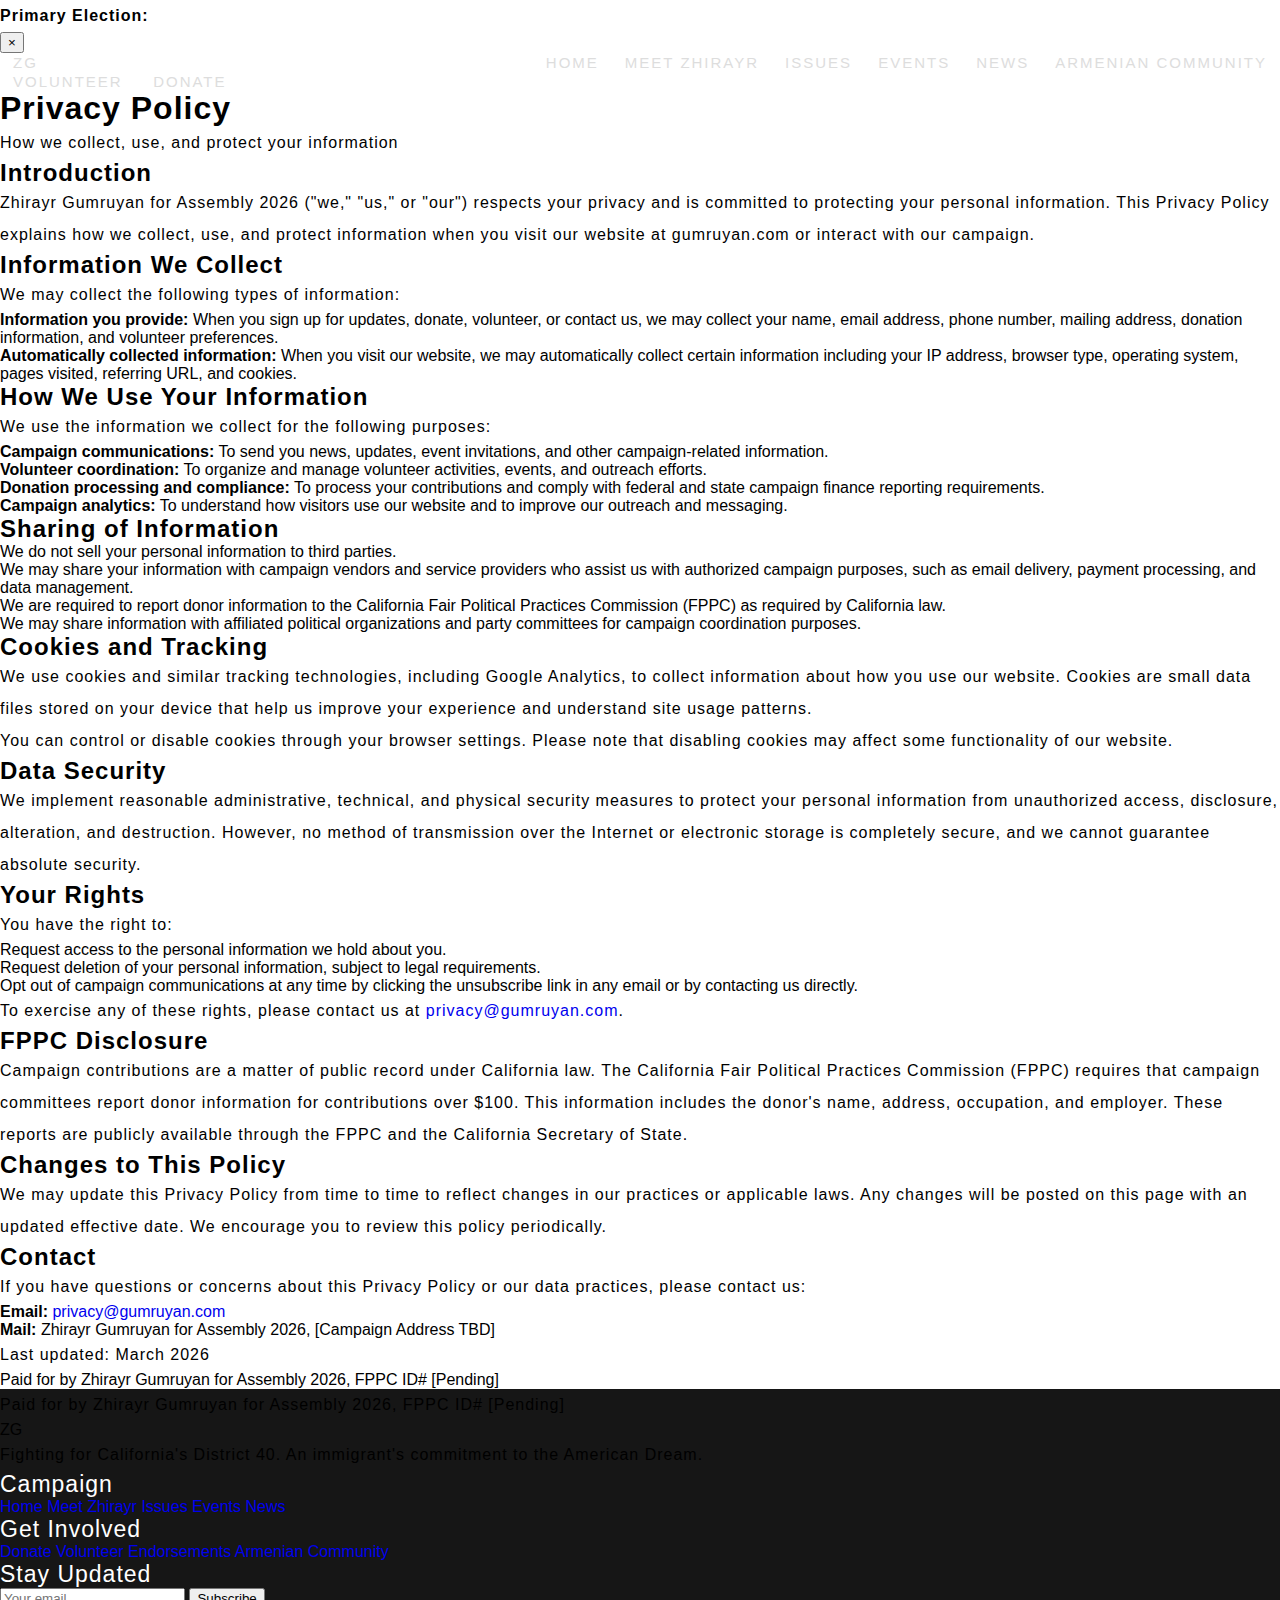
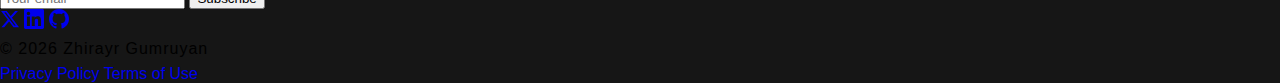
<file: privacy.html>
<!DOCTYPE html>
<html lang="en">
<head>
    <meta charset="UTF-8">
    <meta name="viewport" content="width=device-width, initial-scale=1.0">
    <title>Privacy Policy | Zhirayr Gumruyan for Assembly 2026</title>
    <meta name="description" content="Privacy Policy for Zhirayr Gumruyan for Assembly 2026 campaign website. Learn how we collect, use, and protect your information.">
    <link rel="canonical" href="https://gumruyan.com/privacy.html">
    <meta property="og:title" content="Privacy Policy | Zhirayr Gumruyan for Assembly 2026">
    <meta property="og:description" content="Privacy Policy for the Zhirayr Gumruyan for Assembly 2026 campaign website.">
    <meta property="og:type" content="website">
    <meta property="og:url" content="https://gumruyan.com/privacy.html">
    <meta property="og:image" content="https://gumruyan.com/images/zhirayr-gumruyan-og.jpg">
    <meta name="twitter:card" content="summary">
    <meta name="twitter:site" content="@gumruyanzh">
    <meta name="twitter:title" content="Privacy Policy | Zhirayr Gumruyan for Assembly 2026">
    <meta name="twitter:description" content="Privacy Policy for the Zhirayr Gumruyan for Assembly 2026 campaign website.">
    <meta name="twitter:image" content="https://gumruyan.com/images/zhirayr-gumruyan-og.jpg">
    <link rel="icon" type="image/svg+xml" href="/images/favicon.svg">
    <link rel="icon" type="image/x-icon" href="/favicon.ico">
    <link rel="apple-touch-icon" href="/images/apple-touch-icon.png">
    <link rel="stylesheet" href="css/style.css">
    <link rel="preconnect" href="https://fonts.googleapis.com">
    <link rel="preconnect" href="https://fonts.gstatic.com" crossorigin>
    <link href="https://fonts.googleapis.com/css2?family=Inter:wght@300;400;500;600;700;900&display=swap" rel="stylesheet">
    <!-- Google Analytics placeholder -->
    <script async src="https://www.googletagmanager.com/gtag/js?id=G-SRCRJ1G7TT"></script>
    <script>window.dataLayer=window.dataLayer||[];function gtag(){dataLayer.push(arguments);}gtag('js',new Date());gtag('config','G-SRCRJ1G7TT');</script>
    <script type="application/ld+json">
    {
      "@context": "https://schema.org",
      "@type": "WebPage",
      "name": "Privacy Policy - Zhirayr Gumruyan for Assembly 2026",
      "description": "Privacy Policy for the Zhirayr Gumruyan for Assembly 2026 campaign website.",
      "url": "https://gumruyan.com/privacy.html",
      "dateModified": "2026-03-01",
      "isPartOf": {
        "@type": "WebSite",
        "@id": "https://gumruyan.com/#website"
      }
    }
    </script>
</head>
<body>

    <!-- Announcement Bar -->
    <div class="announcement-bar" id="announcement-bar">
        <div class="container">
            <p><strong>Primary Election:</strong> <span id="countdown"></span></p>
            <button class="announcement-close" aria-label="Dismiss">&times;</button>
        </div>
    </div>

    <!-- Navigation -->
    <nav class="nav" id="nav">
        <div class="nav-container">
            <a href="/" class="nav-logo">ZG</a>
            <ul class="nav-menu" id="nav-menu">
                <li><a href="/" class="nav-link">Home</a></li>
                <li><a href="/meet-zhirayr.html" class="nav-link">Meet Zhirayr</a></li>
                <li><a href="/issues.html" class="nav-link">Issues</a></li>
                <li><a href="/events.html" class="nav-link">Events</a></li>
                <li><a href="/news.html" class="nav-link">News</a></li>
                <li><a href="/armenian-community.html" class="nav-link">Armenian Community</a></li>
            </ul>
            <div class="nav-actions">
                <a href="/volunteer.html" class="btn btn-volunteer">Volunteer</a>
                <a href="/donate.html" class="btn btn-donate">Donate</a>
            </div>
            <div class="nav-toggle" id="nav-toggle">
                <span></span>
                <span></span>
                <span></span>
            </div>
        </div>
    </nav>

    <!-- Page Header -->
    <section class="page-header section-navy">
        <div class="container">
            <h1 class="page-title">Privacy Policy</h1>
            <p class="page-subtitle">How we collect, use, and protect your information</p>
        </div>
    </section>

    <!-- Privacy Policy Content -->
    <section class="section-light">
        <div class="container">
            <div class="legal-content">

                <h2>Introduction</h2>
                <p>Zhirayr Gumruyan for Assembly 2026 ("we," "us," or "our") respects your privacy and is committed to protecting your personal information. This Privacy Policy explains how we collect, use, and protect information when you visit our website at gumruyan.com or interact with our campaign.</p>

                <h2>Information We Collect</h2>
                <p>We may collect the following types of information:</p>
                <ul>
                    <li><strong>Information you provide:</strong> When you sign up for updates, donate, volunteer, or contact us, we may collect your name, email address, phone number, mailing address, donation information, and volunteer preferences.</li>
                    <li><strong>Automatically collected information:</strong> When you visit our website, we may automatically collect certain information including your IP address, browser type, operating system, pages visited, referring URL, and cookies.</li>
                </ul>

                <h2>How We Use Your Information</h2>
                <p>We use the information we collect for the following purposes:</p>
                <ul>
                    <li><strong>Campaign communications:</strong> To send you news, updates, event invitations, and other campaign-related information.</li>
                    <li><strong>Volunteer coordination:</strong> To organize and manage volunteer activities, events, and outreach efforts.</li>
                    <li><strong>Donation processing and compliance:</strong> To process your contributions and comply with federal and state campaign finance reporting requirements.</li>
                    <li><strong>Campaign analytics:</strong> To understand how visitors use our website and to improve our outreach and messaging.</li>
                </ul>

                <h2>Sharing of Information</h2>
                <ul>
                    <li>We do not sell your personal information to third parties.</li>
                    <li>We may share your information with campaign vendors and service providers who assist us with authorized campaign purposes, such as email delivery, payment processing, and data management.</li>
                    <li>We are required to report donor information to the California Fair Political Practices Commission (FPPC) as required by California law.</li>
                    <li>We may share information with affiliated political organizations and party committees for campaign coordination purposes.</li>
                </ul>

                <h2>Cookies and Tracking</h2>
                <p>We use cookies and similar tracking technologies, including Google Analytics, to collect information about how you use our website. Cookies are small data files stored on your device that help us improve your experience and understand site usage patterns.</p>
                <p>You can control or disable cookies through your browser settings. Please note that disabling cookies may affect some functionality of our website.</p>

                <h2>Data Security</h2>
                <p>We implement reasonable administrative, technical, and physical security measures to protect your personal information from unauthorized access, disclosure, alteration, and destruction. However, no method of transmission over the Internet or electronic storage is completely secure, and we cannot guarantee absolute security.</p>

                <h2>Your Rights</h2>
                <p>You have the right to:</p>
                <ul>
                    <li>Request access to the personal information we hold about you.</li>
                    <li>Request deletion of your personal information, subject to legal requirements.</li>
                    <li>Opt out of campaign communications at any time by clicking the unsubscribe link in any email or by contacting us directly.</li>
                </ul>
                <p>To exercise any of these rights, please contact us at <a href="mailto:privacy@gumruyan.com">privacy@gumruyan.com</a>.</p>

                <h2>FPPC Disclosure</h2>
                <p>Campaign contributions are a matter of public record under California law. The California Fair Political Practices Commission (FPPC) requires that campaign committees report donor information for contributions over $100. This information includes the donor's name, address, occupation, and employer. These reports are publicly available through the FPPC and the California Secretary of State.</p>

                <h2>Changes to This Policy</h2>
                <p>We may update this Privacy Policy from time to time to reflect changes in our practices or applicable laws. Any changes will be posted on this page with an updated effective date. We encourage you to review this policy periodically.</p>

                <h2>Contact</h2>
                <p>If you have questions or concerns about this Privacy Policy or our data practices, please contact us:</p>
                <ul>
                    <li><strong>Email:</strong> <a href="mailto:privacy@gumruyan.com">privacy@gumruyan.com</a></li>
                    <li><strong>Mail:</strong> Zhirayr Gumruyan for Assembly 2026, [Campaign Address TBD]</li>
                </ul>

                <p class="legal-updated">Last updated: March 2026</p>

                <div class="legal-fppc">
                    Paid for by Zhirayr Gumruyan for Assembly 2026, FPPC ID# [Pending]
                </div>

            </div>
        </div>
    </section>

    <!-- Footer -->
    <footer class="footer">
        <div class="container">
            <div class="fppc-disclaimer">
                <p>Paid for by Zhirayr Gumruyan for Assembly 2026, FPPC ID# [Pending]</p>
            </div>
            <div class="footer-grid">
                <div class="footer-about">
                    <span class="footer-logo">ZG</span>
                    <p>Fighting for California's District 40. An immigrant's commitment to the American Dream.</p>
                </div>
                <div class="footer-links">
                    <h4>Campaign</h4>
                    <a href="/">Home</a>
                    <a href="/meet-zhirayr.html">Meet Zhirayr</a>
                    <a href="/issues.html">Issues</a>
                    <a href="/events.html">Events</a>
                    <a href="/news.html">News</a>
                </div>
                <div class="footer-links">
                    <h4>Get Involved</h4>
                    <a href="/donate.html">Donate</a>
                    <a href="/volunteer.html">Volunteer</a>
                    <a href="/endorsements.html">Endorsements</a>
                    <a href="/armenian-community.html">Armenian Community</a>
                </div>
                <div class="footer-newsletter">
                    <h4>Stay Updated</h4>
                    <form class="email-capture-form" action="https://formspree.io/f/mnjbeyog" method="POST">
                        <input type="email" name="email" placeholder="Your email" required>
                        <button type="submit" class="btn btn-donate">Subscribe</button>
                    </form>
                </div>
            </div>
            <div class="footer-bottom">
                <div class="social-links">
                    <a href="https://twitter.com/gumruyanzh" target="_blank" aria-label="Twitter/X">
                        <svg width="20" height="20" viewBox="0 0 24 24" fill="currentColor"><path d="M18.244 2.25h3.308l-7.227 8.26 8.502 11.24H16.17l-5.214-6.817L4.99 21.75H1.68l7.73-8.835L1.254 2.25H8.08l4.713 6.231zm-1.161 17.52h1.833L7.084 4.126H5.117z"/></svg>
                    </a>
                    <a href="https://linkedin.com/in/gumruyan" target="_blank" aria-label="LinkedIn">
                        <svg width="20" height="20" viewBox="0 0 24 24" fill="currentColor"><path d="M20.447 20.452h-3.554v-5.569c0-1.328-.027-3.037-1.852-3.037-1.853 0-2.136 1.445-2.136 2.939v5.667H9.351V9h3.414v1.561h.046c.477-.9 1.637-1.85 3.37-1.85 3.601 0 4.267 2.37 4.267 5.455v6.286zM5.337 7.433c-1.144 0-2.063-.926-2.063-2.065 0-1.138.92-2.063 2.063-2.063 1.14 0 2.064.925 2.064 2.063 0 1.139-.925 2.065-2.064 2.065zm1.782 13.019H3.555V9h3.564v11.452zM22.225 0H1.771C.792 0 0 .774 0 1.729v20.542C0 23.227.792 24 1.771 24h20.451C23.2 24 24 23.227 24 22.271V1.729C24 .774 23.2 0 22.222 0h.003z"/></svg>
                    </a>
                    <a href="https://github.com/gumruyanzh" target="_blank" aria-label="GitHub">
                        <svg width="20" height="20" viewBox="0 0 24 24" fill="currentColor"><path d="M12 0c-6.626 0-12 5.373-12 12 0 5.302 3.438 9.8 8.207 11.387.599.111.793-.261.793-.577v-2.234c-3.338.726-4.033-1.416-4.033-1.416-.546-1.387-1.333-1.756-1.333-1.756-1.089-.745.083-.729.083-.729 1.205.084 1.839 1.237 1.839 1.237 1.07 1.834 2.807 1.304 3.492.997.107-.775.418-1.305.762-1.604-2.665-.305-5.467-1.334-5.467-5.931 0-1.311.469-2.381 1.236-3.221-.124-.303-.535-1.524.117-3.176 0 0 1.008-.322 3.301 1.23.957-.266 1.983-.399 3.003-.404 1.02.005 2.047.138 3.006.404 2.291-1.552 3.297-1.23 3.297-1.23.653 1.653.242 2.874.118 3.176.77.84 1.235 1.911 1.235 3.221 0 4.609-2.807 5.624-5.479 5.921.43.372.823 1.102.823 2.222v3.293c0 .319.192.694.801.576 4.765-1.589 8.199-6.086 8.199-11.386 0-6.627-5.373-12-12-12z"/></svg>
                    </a>
                </div>
                <p class="footer-copyright">&copy; 2026 Zhirayr Gumruyan for Assembly. All rights reserved.</p>
                <div class="footer-legal">
                    <a href="/privacy.html">Privacy Policy</a>
                    <a href="/terms.html">Terms of Use</a>
                </div>
            </div>
        </div>
    </footer>
    <script src="js/main.js"></script>
</body>
</html>
</file>
<file: css/css_slider.css>
.csslider {
    text-align: left;
    position: relative;
    margin-bottom: 0px;
}

.csslider>input {
    display: none;
}

/* .csslider>input:nth-of-type(10):checked~ul li:first-of-type {
    margin-left: -900%;
}

.csslider>input:nth-of-type(9):checked~ul li:first-of-type {
    margin-left: -800%;
}

.csslider>input:nth-of-type(8):checked~ul li:first-of-type {
    margin-left: -700%;
}

.csslider>input:nth-of-type(7):checked~ul li:first-of-type {
    margin-left: -600%;
}

.csslider>input:nth-of-type(6):checked~ul li:first-of-type {
    margin-left: -500%;
}

.csslider>input:nth-of-type(5):checked~ul li:first-of-type {
    margin-left: -400%;
}

.csslider>input:nth-of-type(4):checked~ul li:first-of-type {
    margin-left: -300%;
} */

.csslider>input:nth-of-type(3):checked~ul li:first-of-type {
    margin-left: -200%;
}

.csslider>input:nth-of-type(2):checked~ul li:first-of-type {
    margin-left: -100%;
}

.csslider>input:nth-of-type(1):checked~ul li:first-of-type {
    margin-left: 0%;
}

.csslider>ul {
    position: relative;
    z-index: 1;
    font-size: 0;
    line-height: 0;
    margin: 0 auto;
    padding: 0;
    overflow: hidden;
    white-space: nowrap;
    -moz-box-sizing: border-box;
    -webkit-box-sizing: border-box;
    box-sizing: border-box;
}

.csslider>ul>li {
    position: relative;
    display: inline-block;
    width: 100%;
    overflow: hidden;
    font-size: 15px;
    font-size: initial;
    line-height: normal;
    -moz-transition: all 0.5s cubic-bezier(0.4, 1.3, 0.65, 1);
    -o-transition: all 0.5s ease-out;
    -webkit-transition: all 0.5s cubic-bezier(0.4, 1.3, 0.65, 1);
    transition: all 0.5s cubic-bezier(0.4, 1.3, 0.65, 1);
    vertical-align: top;
    -moz-box-sizing: border-box;
    -webkit-box-sizing: border-box;
    box-sizing: border-box;
    white-space: normal;
}

.csslider>ul>li.scrollable {
    overflow-y: scroll;
}

/* navigation bullets */
.csslider>.navigation {
    position: absolute;
    bottom: -5%;
    left: 0%;
    z-index: 10;
    margin-bottom: -10px;
    font-size: 0;
    line-height: 0;
    text-align: center;
    -webkit-touch-callout: none;
    -webkit-user-select: none;
    -khtml-user-select: none;
    -moz-user-select: none;
    -ms-user-select: none;
    user-select: none;
}

.csslider>.navigation label {
    position: relative;
    cursor: pointer;
    width: 12px;
    height: 12px;
    border-radius: 50%;
    display: inline-block;
    margin: 0 5px;
    background: rgba(255, 255, 255, 0.6);
    transition: 0.5s all;
    -webkit-transition: 0.5s all;
    -moz-transition: 0.5s all;
    -o-transition: 0.5s all;
    -ms-transition: 0.5s all;
}

.csslider>.navigation label:hover:after {
    opacity: 1;
}

.csslider>.navigation label:after {
    content: '';
    position: absolute;
    left: 0;
    width: 12px;
    height: 12px;
    border-radius: 50%;
    background: #fff;
    opacity: 0;
    transition: 0.5s all;
    -webkit-transition: 0.5s all;
    -moz-transition: 0.5s all;
    -o-transition: 0.5s all;
    -ms-transition: 0.5s all;
}

/* //navigation bullets */

/* navigation arrows */
.csslider>.arrows {
    -webkit-touch-callout: none;
    -webkit-user-select: none;
    -khtml-user-select: none;
    -moz-user-select: none;
    -ms-user-select: none;
    user-select: none;
}

.csslider.inside .navigation {
    bottom: 10px;
    margin-bottom: 10px;
}

.csslider.inside .navigation label {
    border: 1px solid #7e7e7e;
}

.csslider>input:nth-of-type(1):checked~.navigation label:nth-of-type(1):after,
.csslider>input:nth-of-type(2):checked~.navigation label:nth-of-type(2):after,
.csslider>input:nth-of-type(3):checked~.navigation label:nth-of-type(3):after {
    opacity: 1;
}

.csslider>.arrows {
    position: absolute;
    top: 50%;
    width: 100%;
    height: 26px;
    z-index: 1;
    -moz-box-sizing: content-box;
    -webkit-box-sizing: content-box;
    box-sizing: content-box;
}

.csslider>.arrows label {
    display: none;
    position: absolute;
    top: -50%;
    padding: 8px;
    box-shadow: inset 2px -2px 0 1px #ffffff;
    cursor: pointer;
    -moz-transition: box-shadow 0.15s, margin 0.15s;
    -o-transition: box-shadow 0.15s, margin 0.15s;
    -webkit-transition: box-shadow 0.15s, margin 0.15s;
    transition: box-shadow 0.15s, margin 0.15s;
}

.csslider>.arrows label:hover {
    box-shadow: inset 3px -3px 0 2px #ff3c41;
    margin: 0 0px;
}

.csslider>.arrows label:before {
    content: '';
    position: absolute;
    top: -100%;
    left: -100%;
    height: 300%;
    width: 300%;
}

.csslider.infinity>input:first-of-type:checked~.arrows label.goto-last,
.csslider>input:nth-of-type(1):checked~.arrows>label:nth-of-type(0),
.csslider>input:nth-of-type(2):checked~.arrows>label:nth-of-type(1),
.csslider>input:nth-of-type(3):checked~.arrows>label:nth-of-type(2) {
    display: block;
    left: 5%;
    right: auto;
    -moz-transform: rotate(45deg);
    -ms-transform: rotate(45deg);
    -o-transform: rotate(45deg);
    -webkit-transform: rotate(45deg);
    transform: rotate(45deg);
}

.csslider.infinity>input:last-of-type:checked~.arrows label.goto-first,
.csslider>input:nth-of-type(1):checked~.arrows>label:nth-of-type(2),
.csslider>input:nth-of-type(2):checked~.arrows>label:nth-of-type(3) {
    display: block;
    right: 5%;
    left: auto;
    -moz-transform: rotate(225deg);
    -ms-transform: rotate(225deg);
    -o-transform: rotate(225deg);
    -webkit-transform: rotate(225deg);
    transform: rotate(225deg);
}

/* //navigation arrows */

/* slider effect 
#slider1>input:nth-of-type(1):checked~ul #bg,
#slider1>input:nth-of-type(2):checked~ul #bg1,
#slider1>input:nth-of-type(3):checked~ul #bg2,
#slider1>input:nth-of-type(4):checked~ul #bg3 {
    width: 100%;
    -moz-transition: 0.5s 0.5s;
    -o-transition: 0.5s 0.5s;
    -webkit-transition: 0.5s 0.5s;
    transition: 0.5s 0.5s;
    text-align: center;
    padding: 0;
    height: 100%;
}

#slider1>input:nth-of-type(1):checked~ul #bg div,
#slider1>input:nth-of-type(2):checked~ul #bg1 div,
#slider1>input:nth-of-type(3):checked~ul #bg2 div,
#slider1>input:nth-of-type(4):checked~ul #bg3 div {
    -moz-transform: translate(0);
    -ms-transform: translate(0);
    -o-transform: translate(0);
    -webkit-transform: translate(0);
    transform: translate(0);
    -moz-transition: 0.5s 0.9s;
    -o-transition: 0.5s 0.9s;
    -webkit-transition: 0.5s 0.9s;
    transition: 0.5s 0.9s;
} */

/* //slider effect */

/* responsive */
@media screen and (max-width: 1280px) {

    .csslider.infinity>input:last-of-type:checked~.arrows label.goto-first,
    .csslider>input:nth-of-type(1):checked~.arrows>label:nth-of-type(2),
    .csslider>input:nth-of-type(2):checked~.arrows>label:nth-of-type(3),
    .csslider>input:nth-of-type(3):checked~.arrows>label:nth-of-type(4),
    .csslider>input:nth-of-type(4):checked~.arrows>label:nth-of-type(5),
    .csslider>input:nth-of-type(5):checked~.arrows>label:nth-of-type(6),
    .csslider>input:nth-of-type(6):checked~.arrows>label:nth-of-type(7),
    .csslider>input:nth-of-type(7):checked~.arrows>label:nth-of-type(8),
    .csslider>input:nth-of-type(8):checked~.arrows>label:nth-of-type(9),
    .csslider>input:nth-of-type(9):checked~.arrows>label:nth-of-type(10),
    .csslider>input:nth-of-type(10):checked~.arrows>label:nth-of-type(11),
    .csslider>input:nth-of-type(11):checked~.arrows>label:nth-of-type(12) {
        right: 3%;
    }

    .csslider.infinity>input:first-of-type:checked~.arrows label.goto-last,
    .csslider>input:nth-of-type(1):checked~.arrows>label:nth-of-type(0),
    .csslider>input:nth-of-type(2):checked~.arrows>label:nth-of-type(1),
    .csslider>input:nth-of-type(3):checked~.arrows>label:nth-of-type(2),
    .csslider>input:nth-of-type(4):checked~.arrows>label:nth-of-type(3),
    .csslider>input:nth-of-type(5):checked~.arrows>label:nth-of-type(4),
    .csslider>input:nth-of-type(6):checked~.arrows>label:nth-of-type(5),
    .csslider>input:nth-of-type(7):checked~.arrows>label:nth-of-type(6),
    .csslider>input:nth-of-type(8):checked~.arrows>label:nth-of-type(7),
    .csslider>input:nth-of-type(9):checked~.arrows>label:nth-of-type(8),
    .csslider>input:nth-of-type(10):checked~.arrows>label:nth-of-type(9),
    .csslider>input:nth-of-type(11):checked~.arrows>label:nth-of-type(10) {
        left: 3%;
    }
}

@media screen and (max-width: 900px) {
    .csslider>.navigation {
    }
}

@media screen and (max-width: 800px) {

    .csslider.infinity>input:last-of-type:checked~.arrows label.goto-first,
    .csslider>input:nth-of-type(1):checked~.arrows>label:nth-of-type(2),
    .csslider>input:nth-of-type(2):checked~.arrows>label:nth-of-type(3),
    .csslider>input:nth-of-type(3):checked~.arrows>label:nth-of-type(4),
    .csslider>input:nth-of-type(4):checked~.arrows>label:nth-of-type(5),
    .csslider>input:nth-of-type(5):checked~.arrows>label:nth-of-type(6),
    .csslider>input:nth-of-type(6):checked~.arrows>label:nth-of-type(7),
    .csslider>input:nth-of-type(7):checked~.arrows>label:nth-of-type(8),
    .csslider>input:nth-of-type(8):checked~.arrows>label:nth-of-type(9),
    .csslider>input:nth-of-type(9):checked~.arrows>label:nth-of-type(10),
    .csslider>input:nth-of-type(10):checked~.arrows>label:nth-of-type(11),
    .csslider>input:nth-of-type(11):checked~.arrows>label:nth-of-type(12) {
        right: 5%;
    }

    .csslider.infinity>input:first-of-type:checked~.arrows label.goto-last,
    .csslider>input:nth-of-type(1):checked~.arrows>label:nth-of-type(0),
    .csslider>input:nth-of-type(2):checked~.arrows>label:nth-of-type(1),
    .csslider>input:nth-of-type(3):checked~.arrows>label:nth-of-type(2),
    .csslider>input:nth-of-type(4):checked~.arrows>label:nth-of-type(3),
    .csslider>input:nth-of-type(5):checked~.arrows>label:nth-of-type(4),
    .csslider>input:nth-of-type(6):checked~.arrows>label:nth-of-type(5),
    .csslider>input:nth-of-type(7):checked~.arrows>label:nth-of-type(6),
    .csslider>input:nth-of-type(8):checked~.arrows>label:nth-of-type(7),
    .csslider>input:nth-of-type(9):checked~.arrows>label:nth-of-type(8),
    .csslider>input:nth-of-type(10):checked~.arrows>label:nth-of-type(9),
    .csslider>input:nth-of-type(11):checked~.arrows>label:nth-of-type(10) {
        left: 5%;
    }
}

/* //responsive */
</file>
<file: css/style.css>
/*--
Author: W3layouts
Author URL: http://w3layouts.com
License: Creative Commons Attribution 3.0 Unported
License URL: http://creativecommons.org/licenses/by/3.0/
--*/
html,
body {
    margin: 0;
    font-size: 100%;
	font-family: 'Niramit', sans-serif;
    background: #fff;
}

body a {
    text-decoration: none;
    transition: 0.5s all;
    -webkit-transition: 0.5s all;
    -moz-transition: 0.5s all;
    -o-transition: 0.5s all;
    -ms-transition: 0.5s all;

}
html {
  scroll-behavior: smooth;
}
body img {
    max-width: 100%;
}

a:hover {
    text-decoration: none;
}

input[type="button"],
input[type="submit"],
input[type="text"],
input[type="email"],
input[type="search"] {
    transition: 0.5s all;
    -webkit-transition: 0.5s all;
    -moz-transition: 0.5s all;
    -o-transition: 0.5s all;
    -ms-transition: 0.5s all;
}

h1,
h2,
h3,
h4,
h5,
h6 {
    margin: 0;
    letter-spacing: 1px;
}

p {
    margin: 0;
    line-height: 2em;
    letter-spacing: 1px;
    font-weight: 400;
	font-size: 16px;
}

ul {
    margin: 0;
    padding: 0;
}

/*-- header --*/
header {
    position: absolute;
    width: 100%;
    padding: 15px 0;
    z-index: 9;
}
.toggle,
[id^=drop] {
	display: none;
}

/* Giving a background-color to the nav container. */
nav { 
	margin:0;
	padding: 0;
}


#logo a {
	float: left;
    font-size: .8em;
    display: initial;
    margin: 0;
    letter-spacing: 1px;
    color: #fff;
    padding: 0px 0;
    border: none;
    font-weight: 600;
    text-transform: capitalize;
}
#logo a span.fa {
    color: #fff;
}


/* Since we'll have the "ul li" "float:left"
 * we need to add a clear after the container. */

nav:after {
	content:"";
	display:table;
	clear:both;
}

/* Removing padding, margin and "list-style" from the "ul",
 * and adding "position:reltive" */
nav ul {
	float: right;
	padding:0;
	margin:0;
	list-style: none;
	position: relative;
	}
	
/* Positioning the navigation items inline */
nav ul li {
	margin: 0px;
	display:inline-block;
	float: left;
	}

/* Styling the links */
nav a {
    color: #ddd;
    text-transform: uppercase;
    letter-spacing: 2px;
    padding-left: 0;
    padding-right: 0;
    padding: 10px 13px;
    font-weight: 400;
    font-size: 15px;
    vertical-align: middle;
}
nav li.last-grid a {
    background: none;
    border: 2px solid #ffc168;
    color: #ffc168;
    font-size: 15px;
    letter-spacing: 1px;
    padding: 7px 25px;
    display: inline-block;
    text-transform: capitalize;
    margin-top: -10px;
    border-radius: 5px;
}
nav ul li ul li:hover { background: #f8f9fa; }

/* Background color change on Hover */
nav a:hover { 
	color: #ddd;
}
.menu li.active  a{ 
	color: #fff;
}

/* Hide Dropdowns by Default
 * and giving it a position of absolute */
nav ul ul {
	display: none;
	position: absolute; 
	/* has to be the same number as the "line-height" of "nav a" */
	top: 30px; 
    background: #fff;
    padding: 10px;
}
	
/* Display Dropdowns on Hover */
nav ul li:hover > ul {
	display:inherit;
}
	
/* Fisrt Tier Dropdown */
nav ul ul li {
	width:170px;
	float:none;
	display:list-item;
	position: relative;
}
nav ul ul li a {
    color: #333;
    padding: 5px 10px;
    display: block;
}
/* Second, Third and more Tiers	
 * We move the 2nd and 3rd etc tier dropdowns to the left
 * by the amount of the width of the first tier.
*/
nav ul ul ul li {
	position: relative;
	top:-60px;
	/* has to be the same number as the "width" of "nav ul ul li" */ 
	left:170px; 
}

/* Change ' +' in order to change the Dropdown symbol */
li > a:only-child:after { content: ''; }


/* Media Queries
--------------------------------------------- */

@media all and (max-width : 991px) {

	#logo {
		display: block;
		padding: 0;
		width: 100%;
		text-align: center;
		float: none;
	}
	.menu li.active a {
		color: #da9d40;
	}
	nav ul li span {
		color: #333;
	}
	nav {
		margin: 0;
	}
	nav a {
		color: #333;
	}

	/* Hide the navigation menu by default */
	/* Also hide the  */
	.toggle + a,
	.menu {
		display: none;
	}

	/* Stylinf the toggle lable */
	.toggle {
		display: block;
		padding: 5px 15px;
		font-size: 20px;
		text-decoration: none;
		border: none;
		float: right;
		background-color: #ffc168;
		color: #fff;
		margin-bottom: 0;
		margin-top: 0em;
	}
	.menu .toggle {
		float: none;
		text-align: center;
		margin: auto;
		width: 30%;
		padding: 5px;
		font-weight: normal;
		font-size: 15px;
		letter-spacing: 1px;
	}

	.toggle:hover {
		color:#333;
		background-color: #fff;
	}

	/* Display Dropdown when clicked on Parent Lable */
	[id^=drop]:checked + ul {
		display: block;
		background: #fff;
		padding: 15px 0;
		width:100%;
		text-align: center;
	}

	/* Change menu item's width to 100% */
	nav ul li {
		display: block;
		width: 100%;
		padding: 7px 0;
		}
	nav a{
		padding: 5px 0;
	}
	nav a:hover {
		color: #333;
	}
	.login-icon {
		text-align: center;
	}
	nav ul ul .toggle,
	nav ul ul a {
		padding: 0 40px;
	}

	nav ul ul ul a {
		padding: 0 80px;
	}

	nav a:hover,
 	nav ul ul ul a {
		background-color: transparent;
	}
  
	nav ul li ul li .toggle,
	nav ul ul a,
	nav ul ul ul a{
		padding:14px 20px;	
		color:#FFF;
		font-size:17px; 
	}
  
  
	nav ul li ul li .toggle,
	nav ul ul a {
		background-color: #fff; 
	}
	nav ul ul li a {
		font-size: 15px;
	}
	ul.inner-ul{
		padding: 0!important;
	}
	/* Hide Dropdowns by Default */
	nav ul ul {
		float: none;
		position:static;
		color: #ffffff;
		/* has to be the same number as the "line-height" of "nav a" */
	}
		
	/* Hide menus on hover */
	nav ul ul li:hover > ul,
	nav ul li:hover > ul {
		display: none;
	}
		
	/* Fisrt Tier Dropdown */
	nav ul ul li {
		display: block;
		width: 100%;
		padding: 0;
	}

	nav ul ul ul li {
		position: static;
		/* has to be the same number as the "width" of "nav ul ul li" */ 

	}

}

@media all and (max-width : 330px) {

	nav ul li {
		display:block;
		width: 94%;
	}

}
.user span.fa {
    font-size: 25px;
    color: #fff;
}
/*-- //header --*/

/*-- banner --*/
.banner {
    background: url(../images/main4.jpg)no-repeat 0px 0px;
    -webkit-background-size: cover;
    -moz-background-size: cover;
    -o-background-size: cover;
    -ms-background-size: cover;
    background-size: cover;
}
.layer {
    background: rgba(0, 0, 0, 0.3);
}
.w3ls_banner_txt p {
    font-size: 15px;
    color: #eee;
    text-transform: capitalize;
}
.w3ls_banner_txt ul {
    font-size: 20px;
    color: #eee;
    text-transform: capitalize;
}
.w3ls_banner_txt ul li{
    margin: 4px;
}
.banner-text-w3pvt {
    padding: 16vw 0 11vw;
    box-sizing: border-box;
    width: 70%;
}
.banner-form-w3pvt {
    padding: 12vw 0 0vw;
    box-sizing: border-box;
}

h3.b-w3ltxt span {
    color: #fff;
}
h2.b-w3ltxt,h3.b-w3ltxt {
    font-size: 4em;
    color: #fff;
    text-shadow: 1px 1px 0px #333;
    font-weight: 600;
}
h2.b-w3ltxt span,h3.b-w3ltxt span {
    color: #ffc168;
}
h4.b-w3ltxt {
    font-size: 3em;
    letter-spacing: 3px;
    font-weight: 200;
    color: #fff;
}

.btn-banner {
    background: none;
	border: 2px solid #fff;
    color: #fff;
    font-size: 15px;
    letter-spacing: 1px;
    padding: 10px 30px;
    display: inline-block;
}
.btn-banner1 {
    background: #333;
	border: 2px solid #333;
    color: #fff;
    font-size: 15px;
    letter-spacing: 1px;
    padding: 10px 30px;
    display: inline-block;
}
.btn-banner:hover,.btn-banner1:hover  {
    color: #fff;
}


/*-- //banner --*/


/*-- banner bottom --*/

.bottom_grids p {
    color: #777;
}
.bottom_grids h3 {
    font-size: 25px;
    color: #333;
}
/*-- //banner bottom --*/

/*-- footer --*/
footer,.copy-right,.middle{
	background: #161616;
}
footer h4 {
    font-size: 23px;
    font-weight: 400;
    color: #fff;
}
ul.list-w3 li a, ul.list-w3 li , .footer p.head,.copy-right p,.middle  p {
    color: #777;
    font-size: 16px;
    letter-spacing: .5px;
}
ul.list-w3 li a:hover {
    color: #aaa;
}
.copy-right p a {
    color: #999;
}
.copy-right p a:hover {
    color: #eee;
}
ul.list-w3 li {
    list-style-type: none;
}
ul.list-w3 i {
    width: 25px;
    color: #888;
}
.copy-right ul.list-w3 {
    justify-content: flex-end;
}
.copy-right,.middle {
    border-top: 1px dashed #636363;
}
/*-- //footer --*/

/*-- advantages --*/
.advantages_grids p {
    color: #777;
}
.advantages_grids span.fa {
    font-size: 30px;
}

.advantages_grids h3 ,.products_grids h3 {
    font-size: 22px;
    line-height: 35px;
    letter-spacing: 1px;
    color: #343a40;
    text-transform: capitalize;
}
.prodct1 a span.fa {
    color: #888;
    font-size: 22px;
}
.prodct1 {
}
/*-- //advantages --*/

/*-- modal popup --*/
.modal-title {
    font-size: 28px !important;
    font-weight: 700;
    padding: 0 !important;
    letter-spacing: 2px;
    color: #333;
}
.modal-body {
    font-size: 16px;
    line-height: 28px;
    color: #666;
    letter-spacing: .5px;
}
/*-- //modal popup --*/

/*-- statictics --*/
.statistics {
    background: #222;
}
.statistics p {
    color: #aaa;
}
.statistics a{
    background: transparent;
    border: 2px solid #eee;
    border-radius: 5px;
    color: #eee;
    font-size: 16px;
    letter-spacing: 1px;
    padding: 10px 30px;
    display: inline-block;
    text-transform: capitalize;
}
h4.progress-tittle {
    color: #bbb;
    font-size: 0.85em;
    text-transform: uppercase;
    margin-bottom: 1em;
    letter-spacing: 1px;
}
.progress-one .progress {
    height: 0.5rem;
    background: #eee;
}
.progress-bar-striped {
    background-image: none;
    background-size: 1rem 1rem;
}
.statistics h3.heading {
    font-size: 40px;
    text-transform: capitalize;
    color: #eee;
    font-weight: 100;
    letter-spacing: 3px;
}
/*-- //statictics --*/

/*-- products --*/
h2.heading,h3.heading {
    font-size: 40px;
    text-transform: capitalize;
    color: #343a40;
    font-weight: 100;
    letter-spacing: 3px;
}
h2.heading strong,h3.heading strong {
    font-weight: 600;
}
.prodct1 i {
    color: #888;
    font-size: 22px;
}
.prodct1 a {
    display: block;
}
.prodct1 a:hover {
    transform: scale(0.9);
    -webkit-transform: scale(0.9);
    -moz-transform: scale(0.9);
    -ms-transform: scale(0.9);
    -o-transform: scale(0.9);
}

/*-- //products --*/

/* stats */
.middlesection-w3pvt {
    background: url(../images/banner.jpg) no-repeat 0px 0px;
    background-size: cover;
    -webkit-background-size: cover;
    -moz-background-size: cover;
    -o-background-size: cover;
    -ms-background-size: cover;
    position: relative;
}

p.counter {
    color: #fff;
    font-size: 3em;
    font-weight: 700;
}

.text-stat p {
    color: #eee;
    font-size: 15px;
    letter-spacing: .5px;
}
p.para-text-w3ls{
    color: #ddd;
    font-size: 15px;
}
.w3layouts_stats_left span.fa {
    font-size: 35px;
    color: #ffc168;
}
.text-stat h4 {
    font-size: 22px;
    color: #d5d5d5;
    line-height: 35px;
    padding: 1em;
    border: 8px solid #aaa;
}
/* //stats */

/*-- footer-top --*/

.footer-top p {
    color: #666;
    font-size: 15px;
    letter-spacing: .5px;
}
.footer-top h3 {
    font-size: 22px;
    color: #333;
}
.footer-top h3 span.fa {
    color: #ffc168;
}
/*-- footer-top --*/

/*-- inner banner --*/

.inner-banner {
    background: url(../images/innerbanner.jpg)no-repeat 0px 0px;
    -webkit-background-size: cover;
    -moz-background-size: cover;
    -o-background-size: cover;
    -ms-background-size: cover;
    background-size: cover;
	min-height: 250px;
}

.inner-layer {
    background: rgba(0, 0, 0, 0.3);
	min-height: 250px;
}
.breadcrumb-w3pvt{
	background: #f8f9fa;
}
.breadcrumb {
    display: -webkit-box;
    background-color: transparent;
    border-radius: 0rem;
    margin-bottom: 0rem;
}
li.breadcrumb-item a {
    color: #999;
    padding: 0;
}
/*-- //inner banner --*/

/*-- directors --*/

h4.heading{
    font-size: 24px;
    line-height: 35px;
    letter-spacing: .5px;
    color: #343a40;
}
.team-txt-info h4 {
    font-size: 21px;
    letter-spacing: .5px;
    color: #343a40;
    line-height: 30px;
}
.team p {
    color: #666;
    letter-spacing: .5px;
}
.w3-w3pvt-team-img img{
	border-radius: 0%;
}
.clients-color {
}
.w3-w3pvt-team-img {
    padding: 0 1.5em;
}
/*-- directors --*/

/*-- subscribe --*/

.subscribe {
    background: #f6f6f6;
}
.w3_head {
    text-align: center;
    color: #303030;
    margin: 0 0 .5em;
    font-size: 2.3em;
    letter-spacing: 0px;
    text-transform: uppercase;
    position: relative;
}
.subscribe p.toppara, .team p.toppara {
    color: #eee;
}
.subscribe form {
    border: 1px solid #808080;
    width: 80%;
    margin-top: 10px;
}
.w3-w3pvt-subscribe p {
    color: #777;
    font-size: 15px;
}
.subscribe h4 {
    color: #333;
    line-height: 35px;
    font-size: 23px;
    letter-spacing: 0.5px;
}
button.btn1 {
    color: #808080;
    border: none;
    padding: 13px 0;
    outline: none;
    text-align: center;
    text-decoration: none;
    background: none;
    cursor: pointer;
    -webkit-transition: 0.5s all;
    -moz-transition: 0.5s all;
    -o-transition: 0.5s all;
    -ms-transition: 0.5s all;
    transition: 0.5s all;
    float: right;
    width: 10%;
}
.w3-w3pvt-subscribe form input[type="email"] {
    outline: none;
    padding: 14px 15px;
    color: #fff;
    font-size: 15px;
    width: 90%;
    border: none;
    background: none;
    letter-spacing: 1px;
}
.w3-w3pvt-subscribe form input[type="submit"] {
    background: rgba(51, 51, 51, 0);
    font-size: 14px;
    padding: 12px 30px;
    border: 2px solid #f8f9fa;
    color: #fff;
    width: 20%;
    text-transform: capitalize;
    transition: 0.5s all;
    -webkit-transition: 0.5s all;
    -moz-transition: 0.5s all;
    -o-transition: 0.5s all;
    -ms-transition: 0.5s all;
}
.tittle-w3pvtinfo h2 {
    color: #fff;
    font-size: 35px;
    text-align: center;
    letter-spacing: 3px;
    margin-bottom: 5px;
    text-transform: capitalize;
}
.subscribe p.toppara {
    font-size: 14px;
    color: #999;
    text-align: center;
    line-height: 1.8em;
    letter-spacing: 1px;
    font-style: italic;
}
/*-- //subscribe --*/

/*-- services --*/
.icon span.fa {
    font-size: 35px;
}
.grid h3 {
    font-size: 21px;
    color: #333;
}
.grid p {
    color: #777;
    letter-spacing: .5px;
}
.icon i{
    font-size: 40px;
}
.grid a{
    background: transparent;
    border: 2px solid #666;
    border-radius: 5px;
    color: #333;
    font-size: 16px;
    letter-spacing: 1px;
    padding: 9px 25px;
    display: inline-block;
}
.grid h4 {
    font-size: 23px;
    letter-spacing: 0.5px;
    color: #343a40;
}
.other_services{
	background: #f8f9fa;
}
.other_services .grid {
    box-shadow: 3px 3px 5px 0 rgba(76, 110, 245, .1);
	background: #fff;
}
.other_services .grid:hover{
	box-shadow: 7px 7px 10px 0 rgba(76, 110, 245, .1)
}
/*-- //services --*/
/*-- clients --*/
.clients {
    background: linear-gradient(to left, #333333 60%, #999999 60%);
    background: #333;
    background: url(../images/banner.jpg) no-repeat 0px 0px;
    background-size: cover;
}
.clients h2.heading, .middlesection-w3pvt h3.heading{
	color: #fff;
}
.c-left img {
    border-radius: 50%;
    float: left;
    max-width: 32%;
}
.client-grid {
    background: #fff;
    padding: 2.5em;
}
.user-btn1 {
    float: right;
}
.user-btn1 {
    width: 30%;
    font-size: 15px;
    color: #fff;
    background: #663300;
    border: #663300;
    text-transform: capitalize;
}
.c-left .info {
    float: left;
    padding: 25px 0px 0px 20px;
    width: 50%;
}
.c-left h6 {
    font-size: 20px;
    color: #333;
}
.col-.client-grid p {
    color: #666;
    letter-spacing: .5px
}
.client-right h2 {
    font-size: 50px;
    color: #fff;
    font-weight: 700;
    padding-top: 2.5em;
    text-transform: capitalize;
}
.statistics a i {
    font-size: 13px;
}
/*-- //clients --*/

/*-- contact --*/
.contact-form label {
    font-weight: 500;
    letter-spacing: 1px;
    color: #333;
}
.contact-form .form-control {
    padding: 0.8rem;
    color: #495057;
    border: 1px solid #ced4da;
    border-radius: 0.25rem;
    letter-spacing: .5px;
}
.contact-form textarea {
    overflow: auto;
    resize: vertical;
    height: 8em;
}
.contact-map iframe {
    width: 100%;
    min-height: 360px;
    border: none;
    border: 4px solid #eee;
}
.contact h4 {
    font-size: 22px;
    color: #333;
}
.contact-form button.btn {
	background: none;
    border: 2px solid #ffc168;
    border-radius: 5px;
    color: #fff;
	background: #ffc168;
    font-size: 16px;
    letter-spacing: 1px;
    padding: 8px 30px;
    display: inline-block;
}

ul.list-social li {
    display: inline-block;
    list-style-type: none;
}
ul.list-social li a {
    color: #999;
    font-size: 14px;
    border: 2px solid #999;
    width: 38px;
    height: 38px;
    line-height: 36px;
    display: block;
    text-align: center;
    border-radius: 3px;
    -webkit-border-radius: 3px;
    -moz-border-radius: 3px;
    -ms-border-radius: 3px;
    -o-border-radius: 3px;
    transition: 0.5s all;
    -webkit-transition: 0.5s all;
    -moz-transition: 0.5s all;
    -ms-transition: 0.5s all;
    -o-transition: 0.5s all;
}
ul.list-social li span.fa {
    color: #fff;
    font-size: 14px;
    line-height: 36px;
}

ul.list-social li a.facebook {
    border: 2px solid #3b5998;
    background: #3b5998;
}
ul.list-social li a.twitter {
    border: 2px solid #1da1f2;
    background: #1da1f2;
}
ul.list-social li a.google {
    border: 2px solid #dd4b39;
    background: #dd4b39;
}
ul.list-social li a.linkedin {
    border: 2px solid #00a0dc;
    background: #00a0dc;
}
.contact-address ul.list-w3 span.fa {
    color: #ffc168;
}
.contact-address p {
    color: #666;
    font-size: 16px;
    letter-spacing: .5px;
}
/*-- //contact --*/

/*-- blog --*/
.blog p {
    color: #777;
}
.w3pvt-news-icon span.fa {
    color: #ffc168;
    font-size: 16px;
    text-decoration: none;
}
.w3pvt-news-icon p {
    color: #666;
    font-size: 15px;
    margin: .2em 0 0 0;
}
.w3pvtits-line {
    height: 2px;
    background: #999;
    width: 45%;
    margin: 0 0 0 auto;
}
.w3-w3pvt-news-img h4 a {
    font-size: 22px;
    line-height: 33px;
    text-transform: capitalize;
    color: #343a40;
}
/*-- //blog --*/

/*-single-*/

/*--/left--*/
body img {
    width: auto;
}
.b-grid-top {
    position: relative;
}
.bottom-b-con{
    padding: 40px 0;
}
.blog_info_left_grid {
    position: relative;
    overflow: hidden;
}
.blog-info-middle ul li a {
    font-size: 0.9em;
    letter-spacing: 1px;
    color: #fff;
}
.blog-info-middle ul li a:hover{
	color:#EB2941;
	opacity:0.9;
}
.blog-info-middle {
    width: 100%;
    background: rgba(14, 15, 16, 0.65);
    padding: 18px;
    position: absolute;
    bottom: 0;
}
.blog_info_left_grid img {
    -moz-transition: all 1s;
    -o-transition: all 1s;
    -webkit-transition: all 1s;
    transition: all 1s;
	background: #ebecec;
    padding: .4em;
}
.blog-info-middle ul li {
    display: inline-block;
}
.blog-grid-top h3,.two-blog2 h3,h5.card-title {
    font-size: 1.5em;
    margin: 1em 0 .5em 0;
    font-weight: 700;
}
.blog-grid-top h3 a,.two-blog2 h3 a,h5.card-title a {
	color: #333333;
}
.blog-grid-top p,.two-blog2 p{
    margin-bottom: 2em;
}
.blog-grid-top {
    border-bottom: 1px solid #ddd;
    padding-bottom: 3em;
}
.blog-mid-sec {
    background: #eceff1;
    padding: .5em;
    margin: 1em 0;
}
button.btn.btn-primary.play.sec{
	width:40px;
	height:40px;
}
ul.blog-icons li {
    display: inline-block;
	margin-right: 20px;
	list-style:none;
}
ul.blog-icons a {
    font-size: 0.9em;
    letter-spacing: 1px;
	color: #8c9398;
}
ul.blog-icons span.fa{
    color: #ffc168;
    font-size: 1em;
    margin-bottom: 0;
}
.blog-girds-sec {
    border-top: 1px solid #ddd;
    margin-top: 1em;
    padding-top: 2em;
}
.left-blog-info p.card-text{
	color: #8c9398;
}
/*--//left--*/
/*--/right--*/
.tech-btm h4 {
    font-size: 1.5em;
    color: #333333;
    font-weight: 700;
    margin-bottom: .5em;
}
.tech-btm p{
	font-size:15px;
}
.tech-btm {
    margin-bottom: 2em;
}
.tech-btm input[type="email"] {
      width: 100%;
    color: #737070;
    outline: none;
    font-size: 14px;
    padding: .9em 1.5em;
    border: 2px solid #eceff1;
    -webkit-appearance: none;
    letter-spacing: 1px;
    margin: 1em 0;
}
.tech-btm button.btn {
    background: #ffc168;
    font-weight: 500;
    outline: none;
    border: none;
    width: 100%;
    cursor: pointer;
    text-transform: capitalize;
    color: #fff;
    font-size: 18px;
    letter-spacing: 1px;
    padding: 10px 30px;
}
.tech-btm input[type="submit"]:hover{
    background: #333;
}
.widget_social li {
    display: block;
}
.widget_social li a {
    color: #fff;
    display: inline-block;
    font-size: 15px;
    letter-spacing: 1px;
    line-height: 30px;
	margin-bottom: 10px;
    padding: 10px 20px;
    text-transform: capitalize;
    width: 100%;
}
.widget_social li a:hover{
	opacity:0.7;
	color:#fff;
}

.widget_social li a.twitter {
    background: #57baf7;
}
.widget_social li a.facebook {
    background: #3b5998;
}
.widget_social li a.dribble {
	background: #ea4c89;
}
.widget_social li a.pin {
	background: #BD081C;
}
.widget_social li a i {
    font-size: 18px;
    position: relative;
    text-align: left;
    width: 35px;
    color: #fff;
}
.widget_social li a .count {
    padding-left: 20px;
}
.tech-btm h5 {
    font-size: 1em;
    line-height: 1.4em;
    font-weight: 600;
    margin-top: 0em;
}
.tech-btm h5 a{
   color:#333;
}
.sub-meta span {
    font-size: 0.8em;
    color: #a9abad;
    line-height: 2.5em;
}
/*--//right--*/
ul.list-group.single {
    color: #727373;
    font-size: 15px;
}

ul.list-group.single .badge-primary {
    color: #fff;
    background-color: #ffc168;
}
h5.mt-0 {
    color: #343a40;
     font-size: 1.2em;
    margin-bottom: 10px;
    letter-spacing: 1px;
    font-weight: 600;
}

.progress {
    font-size: 0.75em;
    line-height: 8em;
    text-align: center;
    background-color: #d6d9da;
    border-radius: 0.25rem;
    margin-bottom: 1em;
}

.card-body {
    padding: 12px;
}

.card-header {
    padding: 0;
    color: #0e0f10;
}

.card-header button.btn.btn-link {
    color: #555;
    font-weight: 600;
}

.single-gd form input {
    width: 100%;
}

.single-gd img {
    margin-bottom: 1em;
}

.comment-top input[type="text"],
.comment-top input[type="email"],
.comment-top textarea {
    background: none;
    width: 100%;
    outline: none;
    border: 1px solid #e2e2e2;
    padding: 0.7em 1em;
    font-size: 15px;
    color: #777;
    margin: 0 0 0.7em;
    letter-spacing: 1px;
}
.comment-top textarea {
    height: 150px;
}
.comment-top button.btn.btn-primary.submit[type="submit"] {
    text-align: center;
    border: none;
    outline: none;
    margin: 0 auto;
    transition: 0.5s all;
    -webkit-transition: 0.5s all;
    -o-transition: 0.5s all;
    -ms-transition: 0.5s all;
    -moz-transition: 0.5s all;
    cursor: pointer;
    background: #ffc168;
    color: #fff;
    font-size: 17px;
    letter-spacing: 1px;
    padding: 10px 30px;
    display: inline-block;
}
.read a {
    background: #ffc168;
    color: #fff;
    font-size: 15px;
    letter-spacing: 1px;
    padding: 10px 30px;
    display: inline-block;
}

.single-gd form input[type="email"] {
    outline: none;
    padding: 12px 15px;
    font-size: 13px;
    color: #777;
    background: #ffffff;
    letter-spacing: 2px;
    border: none;
    border: 1px solid #ddd;
    margin: 0;
    border-radius: 0;
}

.single-gd form input[type="submit"] {
    background: #555;
    padding: .8em 1em;
    color: #fff;
    font-size: 15px;
    font-weight: 700;
    display: block;
    outline: none;
    border: none;
    cursor: pointer;
    letter-spacing: 1px;
    margin-top: 1em;
}

.single-gd form input[type="submit"]:hover {
    background: #080808;
}

.media-body p {
    color: #777;
    line-height: 1.9em;
    margin-top: 1em;
    margin-bottom: 3em;
    letter-spacing: .5px;
    font-weight: normal;
}

.comment h3,
.comment-top h4 {
    color: #555;
    font-size: 1.4em;
    text-align: left;
    padding: 0 0 0.5em;
    font-weight: 600;
    letter-spacing: 1px;
    text-shadow: 0 1px 2px rgba(0, 0, 0, 0.03);
    margin-bottom: 1em;
}

.media img {
    margin-right: 15px;
    width: 18%;
}

.comment-top {
    margin-top: 2em;
}

/* //blog responsive code */

@media screen and (max-width: 1680px) {}

@media screen and (max-width: 1600px) {}

@media screen and (max-width: 1440px) {}

@media screen and (max-width:1366px) {
    
}

@media screen and (max-width:1280px) {}

@media screen and (max-width: 1080px) {
    .blog_info p {
        line-height: 1.5;
        letter-spacing: 0.3px;
    }
    .blog_info {
        min-height: 275px;
        padding: 1em 2em;
    }
    .blog_info.blog-right {
        min-height: 305px;
        width: 100%;
    }
}

@media screen and (max-width: 1050px) {
    .blog_info.blog-right {
        min-height: 297px;
    }
    .blog-x.br-mar {
        margin-top: 1.2em;
    }
    .blog_info.blog-right {
        min-height: 370px;
    }
    .blog_info.blog-right {
		min-height: 370px;
		width: 100%;
	}
	.blog_info.blog-right.two {
		min-height: 369px;
    }
    .single-gd h4 {
        font-size: 1em;
    }
}

@media screen and (max-width: 1024px) {
    .blog_info.blog-right {
		min-height: 372px;
	}
	.blog_info.blog-right.two {
		min-height: 373px;
	}
}

@media screen and (max-width: 991px) {
    .blog_info {
        min-height: auto;
        padding:2em 2em;
    }
    .blog_info.blog-right {
        min-height: auto;
    }
    .blog-side.blog-top-right {
        padding-right: 0;
        margin-top: 1em;
    }
    .blog_info.blog-right.two {
        min-height: auto;
    }
    .single-gd h4 {
         font-size: 1em;
    }
    .single-left {
        margin-top: 2em;
    }
    .right-blog-con {
        margin-top: 2em;
    }
    ul.blog-icons a {
        font-size: 0.8em;
    }
    .right-blog-con.left-blog-2 {
        margin: 0;
    }
}
@media screen and (max-width: 736px) {
	.blog-grid-left {
		margin-bottom: 15px;
	}
}

@media screen and (max-width: 667px) {
    .blog-side.blog-top-right {
        padding-right: 0;
        margin-top: 1em;
        padding: 0;
    }
    .blog-sp {
        padding: 0;
    }
    .single-left {
        margin-top: 2em;
        padding: 0;
    }
}

@media screen and (max-width: 640px) {
    .blog-sp {
        padding: 0;
    }
}

@media screen and (max-width: 600px) {
    .comment-top input[type="submit"] {
        width:40%;
    }
}

@media screen and (max-width: 568px) {
	.tech-btm:nth-child(6) {
		margin-bottom: 0;
	}
	.widget_social li a .count {
		padding-left: 0px;
	}
}

@media screen and (max-width: 480px) {

}

@media screen and (max-width: 414px) {
    .comment-top input[type="submit"] {
        width:45%;
    }
	.media {
		flex-direction: column;
	}
}

@media screen and (max-width: 384px) {
	.left-blog-info p.card-text {
		font-size: 14px;
	}
}

@media screen and (max-width: 375px) {

}

@media screen and (max-width: 320px) {

}

/* //blog responsive code */

/*-- move top --*/

.move-top {
    position: relative;
}

a.move-top {
    text-align: center;
    position: absolute;
    right: 1%;
    bottom: 0%;
}

a.move-top span{
    color: #fff;
    width: 36px;
    height: 36px;
    border: transparent;
    line-height: 2em;
    background: #333;
    border-radius: 50px;
    -webkit-border-radius: 50px;
    -o-border-radius: 50px;
    -moz-border-radius: 50px;
    -ms-border-radius: 50px;
}

/*-- //move top --*/


/*-- responsive design --*/

@media(max-width:1440px) {
    
}
@media(max-width:1280px) {
    h2.b-w3ltxt, h3.b-w3ltxt {
		font-size: 3.4em;
	}
	#logo a {
		font-size: 0.7em;
	}
}
@media(max-width:1080px) {
    footer h4 {
		font-size: 20px;
		letter-spacing: .5px;
	}
	ul.list-w3 li a, ul.list-w3 li, .footer p.head, .copy-right p, .middle p {
		font-size: 15px;
		letter-spacing: .5px;
	}
	.footer-top h3 {
		font-size: 20px;
		letter-spacing: .5px;
	}
	.text-stat h4 {
		font-size: 19px;
		line-height: 28px;
		letter-spacing: 0.5px;
		border: 6px solid #aaa;
	}
	p.counter {
		font-size: 2.5em;
	}
	.products_grids h3 {
		font-size: 20px;
	}
	.statistics p {
		font-size: 15px;
	}
	.bottom_grids img, .image-grids img {
		width: 60px;
	}
	h4.heading {
		font-size: 21px;
		line-height: 33px;
	}
	.team-txt-info h4 {
		font-size: 20px;
	}
	.team-txt-info p {
		font-size: 15px;
	}
	.advantages_grids h3 {
		font-size: 21px;
	}
	.services .grid {
		padding: 0 6px;
	}
	.w3pvt-news-icon p {
		font-size: 14px;
	}
	.blog p {
		font-size: 15px;
	}
	.tech-btm h4 {
		font-size: 1.3em;
	}
	.tech-btm h5 {
		font-size: .9em;
		line-height: 1.3em;
	}
}
@media(max-width:991px) {
    nav li.last-grid a {
		margin-top: 0px;
	}
	.csslider>.navigation {
		bottom: 10%;
	}
	.banner-text-w3pvt {
		width: 90%;
	}
	.bottom_grids p {
		font-size: 15px;
	}
	.grid1, .grid2, .grid3 {
		padding: 0 10px;
	}
	.bottom_grids h3 {
		font-size: 23px;
	}
	.products_grids h3 {
		font-size: 17px;
		line-height: 24px;
		letter-spacing: 0px;
	}
	.products_grids .col-md-3 {
		padding: 0 9px;
	}
	.products_grids img {
		width: 65px;
	}
	.copy-right ul.list-w3 {
		justify-content: flex-start;
	}
	h2.b-w3ltxt, h3.b-w3ltxt{
		letter-spacing: 0px;
	}
	h4.b-w3ltxt {
		letter-spacing: 1px;
	}
	h2.heading, h3.heading,.statistics h3.heading {
		font-size: 38px;
		letter-spacing: 2px;
	}
	p.counter {
		font-size: 2.2em;
	}
	.client-grid {
		padding: 2em;
	}
	.inner-banner,.inner-layer {
		min-height: 200px;
	}
	.services .grid {
		padding: 0 15px;
	}
	.services .grid1 img,.services .grid4 img,.services .grid3 img,.services .grid5 img,.services .grid6 img,.services .grid7 img {
		width: 60px;
	}
}
@media(max-width:768px) {
    h2.b-w3ltxt, h3.b-w3ltxt {
		font-size: 3em;
	}
	h4.b-w3ltxt {
		letter-spacing: 1px;
		font-size: 2.8em;
	}
	.bottom_grids img, .image-grids img {
		width: 50px;
	}
	.contact-map iframe {
		min-height: 300px;
	}
}
@media(max-width: 736px) {
    .banner-text-w3pvt {
		width: 100%;
		padding: 22vw 0 4vw;
	}
	.w3layouts_stats_left span.fa {
		font-size: 30px;
	}
	h2.heading, h3.heading,.statistics h3.heading {
		font-size: 36px;
		letter-spacing: 1px;
	}
	h2.b-w3ltxt, h3.b-w3ltxt {
		font-size: 2.8em;
	}
	h4.b-w3ltxt {
		letter-spacing: 1px;
		font-size: 2.6em;
	}
	.csslider>.navigation {
		bottom: -2%;
	}
	.banner-text-w3pvt {
		width: 100%;
		padding: 20vw 0 10vw;
	}
	.c-left img {
		max-width: 20%;
	}
	.other_services .col-lg-4 {
		padding: 0 5px;
	}
	.grid h4 {
		font-size: 20px;
	}
}
@media(max-width:668px) {
    header {
		padding: 5px 0;
	}
}
@media(max-width:600px) {
    .footer-top p {
		font-size: 14px;
		letter-spacing: .5px;
	}
	h2.b-w3ltxt, h3.b-w3ltxt {
		font-size: 2.6em;
	}
	h4.b-w3ltxt {
		letter-spacing: 1px;
		font-size: 2.2em;
	}
	.image-grids {
		margin: 0 0px;
	}
	.btn-banner,.btn-banner1 {
		font-size: 14px;
	}
	.inner-banner, .inner-layer {
		min-height: 180px;
	}
}
@media(max-width:568px) {
    .banner-text-w3pvt {
		padding: 22vw 0 12vw;
	}
	h2.b-w3ltxt, h3.b-w3ltxt {
		font-size: 2.4em;
	}
	h4.b-w3ltxt {
		letter-spacing: 1px;
		font-size: 2em;
	}
	.advantages_grids p {
		font-size: 15px;
	}
	.banner {
		background: url(../images/banner.jpg)no-repeat center;
		-webkit-background-size: cover;
		-moz-background-size: cover;
		-o-background-size: cover;
		-ms-background-size: cover;
		background-size: cover;
	}
	.copy-right{
		text-align: center;
	}
	.copy-right ul.list-w3 li {
		display: inline-block;
	}
	.inner-banner, .inner-layer {
		min-height: 150px;
	}
	.w3-w3pvt-team-img {
		padding: 0 .5em;
	}
	.other_services .grid img {
		width: 100%;
	}
	.other_services .col-lg-4 {
		padding: 0 15px;
	}
	.w3pvtits-line {
		display: none;
	}
	.w3pvt-news-icon {
		width: 33.33%;
		float: left;
		text-align: center;
		margin-bottom: 1em;
	}
}
@media(max-width:480px) {
    .advantages_grids h3, .products_grids h3 {
		font-size: 20px;
		line-height: 30px;
		letter-spacing: .5px;
	}
	.subscribe h4 {
		line-height: 30px;
		font-size: 20px;
	}
	.subscribe form {
		width: 90%;
	}
	.c-left .info {
		padding: 10px 0px 0px 20px;
	}
	.grid h3 {
		font-size: 19px;
	}
	.w3-w3pvt-news-img h4 a {
		font-size: 20px;
		line-height: 30px;
	}
	.blog-grid-top h3, .two-blog2 h3, h5.card-title {
		font-size: 1.3em;
		letter-spacing: 0;
	}
	.contact h4 {
		font-size: 20px;
	}
}
@media(max-width:415px) {
	.banner-text-w3pvt {
		padding: 30vw 0 8vw;
	}
	.csslider>.navigation {
		bottom: 8%;
	}
	.toggle {
		font-size: 18px;
	}
	p {
		line-height: 1.9em;
	}
	.image-grids .col-lg-3 {
		padding-right: 5px;
	}
	.bottom_grids img, .image-grids img {
		width: 40px;
	}
	.middlesection-w3pvt {
		background: url(../images/banner.jpg) no-repeat center;
		background-size: cover;
		-webkit-background-size: cover;
		-moz-background-size: cover;
		-o-background-size: cover;
		-ms-background-size: cover;
	}
	.footer-top h3 {
		font-size: 18px;
	}
	h2.heading, h3.heading, .statistics h3.heading {
		font-size: 34px;
	}
	.advantages_grids h3 {
		font-size: 19px;
		line-height: 30px;
	}
	.w3-w3pvt-team-img {
		padding: 0 0em;
	}
	.inner-banner, .inner-layer {
		min-height: 120px;
	}
	.c-left img {
		max-width: 25%;
	}
	li.breadcrumb-item a,li.breadcrumb-item {
		font-size: 14px;
	}
	.services .grid1 img, .services .grid4 img, .services .grid3 img, .services .grid5 img, .services .grid6 img, .services .grid7 img {
		width: 50px;
	}
	.media img {
		width: 33%;
	}
	.media-body p {
		line-height: 1.8em;
		margin-top: .7em;
		font-size: 15px;
		margin-bottom: 2em;
	}
}
@media(max-width:384px) {
    h2.heading, h3.heading, .statistics h3.heading {
		font-size: 30px;
	}
	.products_grids h3 {
		font-size: 17px;
		line-height: 25px;
		letter-spacing: 0px;
	}
	.banner-text-w3pvt {
		padding: 28vw 0 3vw;
	}
	
	h2.b-w3ltxt, h3.b-w3ltxt {
		font-size: 2.2em;
	}
	h4.b-w3ltxt {
		font-size: 1.8em;
	}
	#logo a {
		font-size: 0.6em;
	}
	nav a {
		font-size: 14px;
	}
	nav ul li {
		padding: 5px 0;
	}
	.w3layouts_stats_left span.fa {
		font-size: 25px;
	}
	p.counter {
		font-size: 1.8em;
	}
	.csslider>.navigation label,.csslider>.navigation label:after {
		width: 10px;
		height: 10px;
	}
	.csslider>.navigation label {
		margin: 0 4px;
	}
	.products_grids img {
		width: 55px;
	}
	.statistics a {
		font-size: 14px;
	}
	.c-left img {
		max-width: 27%;
	}
	.col-.client-grid p {
		font-size: 15px;
	}
	.team .item {
		padding: 0 7px;
	}
	.team-txt-info p {
		font-size: 14px;
	}
	.team-txt-info h4 {
		font-size: 19px;
		line-height: 25px;
	}
	.w3-w3pvt-subscribe p {
		font-size: 14px;
	}
	.subscribe h4 {
		line-height: 27px;
		font-size: 18px;
	}
	.media img {
		width: 33%;
		margin-bottom: 1em;
		margin-right: 0px;
	}
	.tech-btm h4 {
		font-size: 1.2em;
	}
	.contact-form label,.contact-form .form-control {
		font-size: 15px;
	}
}
@media(max-width:375px) {
    
}
@media(max-width:320px) {
    
}

/*-- //responsive design --*/
</file>
<file: css/style.min.css>
*,::after,::before{margin:0;padding:0;box-sizing:border-box}:root{--navy:#003366;--red:#CC0000;--white:#FFFFFF;--charcoal:#333333;--light-gray:#F5F5F5;--dark-navy:#002244;--dark-red:#AA0000;--medium-gray:#666666;--border-gray:#E0E0E0;--black:#0a0a0a;--gray-50:#fafafa;--gray-100:#f5f5f5;--gray-200:#e5e5e5;--gray-300:#d4d4d4;--gray-400:#a3a3a3;--gray-500:#737373;--gray-600:#525252;--gray-700:#404040;--gray-800:#262626;--gray-900:#171717;--armenian-red:#D90012;--armenian-blue:#0033A0;--armenian-orange:#F2A800;--font-sans:'Inter',-apple-system,BlinkMacSystemFont,'Segoe UI',Roboto,sans-serif;--max-width:1140px;--nav-height:72px;--announcement-height:40px;--transition:all 0.25s cubic-bezier(0.4, 0, 0.2, 1);--radius:8px;--radius-lg:12px;--shadow-sm:0 1px 3px rgba(0, 0, 0, 0.08);--shadow-md:0 4px 12px rgba(0, 0, 0, 0.1);--shadow-lg:0 8px 30px rgba(0, 0, 0, 0.12);--shadow-xl:0 20px 60px rgba(0, 0, 0, 0.15)}html{scroll-behavior:smooth;-webkit-font-smoothing:antialiased;-moz-osx-font-smoothing:grayscale}body{font-family:var(--font-sans);color:var(--charcoal);background-color:var(--white);line-height:1.6;overflow-x:hidden}img{max-width:100%;height:auto;display:block}a{color:inherit;text-decoration:none}.container{max-width:var(--max-width);margin:0 auto;padding:0 2rem}.text-center{text-align:center}.text-navy{color:var(--navy)}.text-red{color:var(--red)}.text-white{color:var(--white)}.mt-1{margin-top:.5rem}.mt-2{margin-top:1rem}.mt-3{margin-top:1.5rem}.mt-4{margin-top:2rem}.mt-5{margin-top:3rem}.mb-1{margin-bottom:.5rem}.mb-2{margin-bottom:1rem}.mb-3{margin-bottom:1.5rem}.mb-4{margin-bottom:2rem}.mb-5{margin-bottom:3rem}h1,h2,h3,h4,h5,h6{color:var(--navy);line-height:1.2;letter-spacing:-.02em}h1{font-size:clamp(2.25rem, 5vw, 3.5rem);font-weight:900}h2{font-size:clamp(1.75rem, 4vw, 2.5rem);font-weight:700}h3{font-size:clamp(1.25rem, 3vw, 1.5rem);font-weight:600}h4{font-size:1.125rem;font-weight:600}p{margin-bottom:1rem;line-height:1.7}.section-label{font-size:.8rem;font-weight:600;text-transform:uppercase;letter-spacing:.12em;color:var(--medium-gray);margin-bottom:1rem}.section-heading{font-size:clamp(1.75rem, 4vw, 2.5rem);font-weight:700;letter-spacing:-.02em;line-height:1.2;margin-bottom:1rem;color:var(--navy)}.section-subheading{font-size:1.1rem;color:var(--medium-gray);max-width:640px;line-height:1.7;margin-bottom:2rem}.section-heading+.section-subheading{margin-top:-.5rem}.announcement-bar{position:fixed;top:0;left:0;width:100%;background:var(--navy);color:var(--white);text-align:center;padding:.6rem 2rem;font-size:.85rem;font-weight:500;z-index:1100;display:flex;align-items:center;justify-content:center;min-height:var(--announcement-height);letter-spacing:.01em}.announcement-bar a{color:var(--white);text-decoration:underline;font-weight:700;margin-left:.5rem;transition:var(--transition)}.announcement-bar a:hover{opacity:.85}.announcement-bar .countdown{display:inline-flex;align-items:center;gap:.25rem;margin:0 .5rem}.announcement-dismiss{position:absolute;right:1rem;top:50%;transform:translateY(-50%);background:0 0;border:none;color:var(--white);font-size:1.1rem;cursor:pointer;padding:.25rem .5rem;line-height:1;opacity:.7;transition:var(--transition)}.announcement-dismiss:hover{opacity:1}.announcement-dismissed .announcement-bar{display:none}.announcement-dismissed .nav{top:0}.nav{position:fixed;top:var(--announcement-height);width:100%;background:rgba(255,255,255,.95);backdrop-filter:blur(12px);-webkit-backdrop-filter:blur(12px);z-index:1000;border-bottom:1px solid var(--border-gray);transition:top .3s ease,background .3s ease,box-shadow .3s ease}.nav.scrolled{box-shadow:var(--shadow-sm)}.nav-container{max-width:var(--max-width);margin:0 auto;padding:0 2rem;display:flex;justify-content:space-between;align-items:center;height:var(--nav-height)}.nav-logo{font-size:1.5rem;font-weight:900;letter-spacing:-.04em;color:var(--navy);text-decoration:none;display:flex;align-items:center;gap:.5rem;flex-shrink:0}.nav-logo img{height:40px;width:auto}.nav-menu{display:flex;list-style:none;gap:.25rem;align-items:center}.nav-link{color:var(--medium-gray);text-decoration:none;font-weight:500;font-size:.875rem;transition:var(--transition);position:relative;padding:.5rem .75rem;border-radius:var(--radius)}.nav-link:hover{color:var(--navy);background:var(--light-gray)}.nav-link.active{color:var(--navy);font-weight:600}.nav-link.active::after{content:'';position:absolute;bottom:-1px;left:.75rem;right:.75rem;height:2px;background:var(--navy);border-radius:2px}.nav-actions{display:flex;align-items:center;gap:.75rem;flex-shrink:0}.nav-toggle{display:none;flex-direction:column;gap:5px;cursor:pointer;padding:4px;background:0 0;border:none;z-index:1001}.nav-toggle span{width:24px;height:2px;background:var(--navy);transition:var(--transition);display:block}.nav-toggle.active span:first-child{transform:rotate(45deg) translate(5px,5px)}.nav-toggle.active span:nth-child(2){opacity:0}.nav-toggle.active span:nth-child(3){transform:rotate(-45deg) translate(5px,-5px)}.hero{min-height:100vh;display:flex;align-items:center;padding-top:calc(var(--nav-height) + var(--announcement-height));padding-bottom:4rem;background:var(--white)}.announcement-dismissed .hero{padding-top:var(--nav-height)}.campaign-hero{display:flex;align-items:center;padding-top:calc(var(--nav-height) + var(--announcement-height));padding-bottom:4rem;background:linear-gradient(135deg,var(--navy) 0,var(--dark-navy) 60%,#001a33 100%);color:var(--white);position:relative;overflow:hidden}.announcement-dismissed .campaign-hero{padding-top:var(--nav-height)}.campaign-hero::before{content:'';position:absolute;top:0;left:0;right:0;bottom:0;background:radial-gradient(ellipse at 30% 50%,rgba(255,255,255,.03) 0,transparent 70%);pointer-events:none}.campaign-hero .container{position:relative;z-index:1}.hero-container{max-width:var(--max-width);width:100%;margin:0 auto;display:grid;grid-template-columns:1.2fr 0.8fr;gap:4rem;align-items:center}.hero-content{max-width:640px}.hero-location{display:inline-flex;align-items:center;gap:.5rem;font-size:.85rem;font-weight:500;color:var(--medium-gray);margin-bottom:1.5rem;padding:.35rem .75rem;background:var(--light-gray);border-radius:100px}.campaign-hero .hero-location{background:rgba(255,255,255,.12);color:rgba(255,255,255,.85)}.hero-location::before{content:'';width:6px;height:6px;background:#22c55e;border-radius:50%}.hero-badge{display:inline-flex;align-items:center;gap:.5rem;font-size:.85rem;font-weight:600;color:rgba(255,255,255,.9);margin-bottom:1.5rem;padding:.4rem 1rem;background:rgba(255,255,255,.1);border:1px solid rgba(255,255,255,.2);border-radius:100px;text-transform:uppercase;letter-spacing:.06em}.hero-name{font-size:clamp(2.75rem, 6vw, 4rem);font-weight:900;letter-spacing:-.04em;line-height:1.05;margin-bottom:1rem;color:var(--navy)}.campaign-hero .hero-name{color:var(--white)}.hero-headline{font-size:clamp(1.125rem, 2.5vw, 1.375rem);font-weight:400;color:var(--medium-gray);margin-bottom:1rem;line-height:1.5}.campaign-hero .hero-headline{color:rgba(255,255,255,.8)}.hero-district{font-size:1.1rem;color:rgba(255,255,255,.7);margin-bottom:.5rem;font-weight:500;letter-spacing:.02em}.hero-link{color:var(--navy);text-decoration:none;font-weight:600;border-bottom:2px solid var(--border-gray);transition:var(--transition)}.hero-link:hover{border-color:var(--navy)}.hero-sub{font-size:1.05rem;color:var(--medium-gray);line-height:1.7;margin-bottom:2.5rem}.campaign-hero .hero-sub{color:rgba(255,255,255,.75)}.hero-stats{display:flex;gap:2rem;margin-bottom:2.5rem;padding:1.5rem 0;border-top:1px solid var(--border-gray);border-bottom:1px solid var(--border-gray)}.campaign-hero .hero-stats{border-color:rgba(255,255,255,.15)}.hero-stat{display:flex;flex-direction:column;gap:.25rem}.stat-number{font-size:1.5rem;font-weight:800;letter-spacing:-.02em;color:var(--navy)}.campaign-hero .stat-number{color:var(--white)}.stat-label{font-size:.75rem;font-weight:500;color:var(--medium-gray);text-transform:uppercase;letter-spacing:.05em}.campaign-hero .stat-label{color:rgba(255,255,255,.6)}.hero-cta{display:flex;gap:1rem;flex-wrap:wrap}.hero-visual{display:flex;align-items:center;justify-content:center}.hero-image-wrapper{width:340px;height:340px;border-radius:50%;overflow:hidden;border:4px solid var(--border-gray);box-shadow:var(--shadow-xl)}.campaign-hero .hero-image-wrapper{border-color:rgba(255,255,255,.3);box-shadow:0 20px 60px rgba(0,0,0,.3)}.hero-image{width:100%;height:100%;object-fit:cover;display:block}.section-light{padding:4rem 0;background:var(--white)}.section-gray{padding:4rem 0;background:var(--light-gray)}.section-navy{padding:4rem 0;background:var(--navy);color:var(--white)}.section-navy h2,.section-navy h3,.section-navy h4{color:var(--white)}.section-navy .section-label{color:rgba(255,255,255,.6)}.section-navy .section-subheading{color:rgba(255,255,255,.75)}.btn{display:inline-flex;align-items:center;justify-content:center;gap:.5rem;padding:.75rem 1.75rem;font-weight:600;font-size:.9rem;text-decoration:none;transition:var(--transition);border:2px solid transparent;border-radius:var(--radius);cursor:pointer;font-family:var(--font-sans);line-height:1.4;white-space:nowrap}.btn:focus-visible{outline:2px solid var(--navy);outline-offset:2px}.btn-donate{background:var(--red);color:var(--white);border-color:var(--red);font-weight:700;text-transform:uppercase;letter-spacing:.04em}.btn-donate:hover{background:var(--dark-red);border-color:var(--dark-red);transform:translateY(-1px);box-shadow:0 4px 16px rgba(204,0,0,.3)}.btn-volunteer{background:0 0;color:var(--navy);border-color:var(--navy)}.btn-volunteer:hover{background:var(--navy);color:var(--white);transform:translateY(-1px);box-shadow:0 4px 12px rgba(0,51,102,.25)}.btn-primary{background:var(--navy);color:var(--white);border-color:var(--navy)}.btn-primary:hover{background:var(--dark-navy);border-color:var(--dark-navy);transform:translateY(-1px);box-shadow:0 4px 12px rgba(0,51,102,.25)}.btn-outline{background:0 0;color:var(--navy);border-color:var(--navy)}.btn-outline:hover{background:var(--navy);color:var(--white);transform:translateY(-1px)}.btn-white{background:var(--white);color:var(--navy);border-color:var(--white)}.btn-white:hover{background:var(--light-gray);border-color:var(--light-gray);transform:translateY(-1px);box-shadow:0 4px 12px rgba(0,0,0,.15)}.btn-white-outline{background:0 0;color:var(--white);border-color:var(--white)}.btn-white-outline:hover{background:var(--white);color:var(--navy);transform:translateY(-1px)}.btn-large{padding:1rem 2.5rem;font-size:1rem}.btn-small{padding:.45rem 1rem;font-size:.8rem}.btn-block{width:100%;text-align:center}.issues-grid{display:grid;grid-template-columns:repeat(3,1fr);gap:1.5rem}.issue-card{background:var(--white);border:1px solid var(--border-gray);border-radius:var(--radius-lg);padding:2rem;transition:var(--transition);display:flex;flex-direction:column}.issue-card:hover{border-color:var(--navy);box-shadow:var(--shadow-md);transform:translateY(-3px)}.issue-icon{width:48px;height:48px;display:flex;align-items:center;justify-content:center;background:var(--light-gray);border-radius:var(--radius);margin-bottom:1.25rem;color:var(--navy);font-size:1.5rem}.issue-card:hover .issue-icon{background:var(--navy);color:var(--white)}.issue-card h3{font-size:1.15rem;font-weight:700;margin-bottom:.75rem;color:var(--navy)}.issue-card p{font-size:.9rem;color:var(--medium-gray);line-height:1.65;flex-grow:1;margin-bottom:1.25rem}.issue-card .issue-link{font-size:.875rem;font-weight:600;color:var(--navy);text-decoration:none;display:inline-flex;align-items:center;gap:.35rem;transition:var(--transition);margin-top:auto}.issue-card .issue-link:hover{color:var(--dark-navy);gap:.6rem}.issue-card .issue-link::after{content:'\2192';transition:var(--transition)}.donate-section{padding:5rem 0}.donate-container{max-width:640px;margin:0 auto}.donate-amounts{display:grid;grid-template-columns:repeat(3,1fr);gap:.75rem;margin-bottom:1.5rem}.amount-btn{background:var(--white);border:2px solid var(--border-gray);border-radius:var(--radius);padding:1rem;font-size:1.25rem;font-weight:700;font-family:var(--font-sans);color:var(--navy);cursor:pointer;transition:var(--transition);text-align:center}.amount-btn:hover{border-color:var(--navy);background:var(--light-gray)}.amount-btn.selected{background:var(--red);color:var(--white);border-color:var(--red);box-shadow:0 4px 12px rgba(204,0,0,.25)}.amount-btn-custom{background:var(--white);border:2px dashed var(--border-gray);border-radius:var(--radius);padding:1rem;font-size:1rem;font-weight:600;font-family:var(--font-sans);color:var(--medium-gray);cursor:pointer;transition:var(--transition);text-align:center;grid-column:1/-1}.amount-btn-custom:hover{border-color:var(--navy);color:var(--navy)}.amount-btn-custom.selected{border-style:solid;border-color:var(--red);color:var(--red)}.amount-btn-custom input{border:none;outline:0;font-family:var(--font-sans);font-size:1.125rem;font-weight:700;color:var(--navy);width:100%;text-align:center;background:0 0}.recurring-toggle{display:flex;align-items:center;gap:.75rem;margin-bottom:2rem;padding:1rem;background:var(--light-gray);border-radius:var(--radius)}.recurring-toggle label{font-size:.9rem;font-weight:600;color:var(--charcoal);cursor:pointer;user-select:none}.recurring-toggle .toggle-switch{position:relative;width:44px;height:24px;background:var(--border-gray);border-radius:24px;cursor:pointer;transition:var(--transition);flex-shrink:0}.recurring-toggle .toggle-switch.active{background:var(--navy)}.recurring-toggle .toggle-switch::after{content:'';position:absolute;top:2px;left:2px;width:20px;height:20px;background:var(--white);border-radius:50%;transition:var(--transition);box-shadow:0 1px 3px rgba(0,0,0,.15)}.recurring-toggle .toggle-switch.active::after{left:22px}.progress-bar-container{margin-bottom:2rem}.progress-bar-header{display:flex;justify-content:space-between;align-items:baseline;margin-bottom:.5rem}.progress-bar-raised{font-size:1.5rem;font-weight:800;color:var(--navy)}.progress-bar-goal{font-size:.9rem;color:var(--medium-gray)}.progress-bar{width:100%;height:12px;background:var(--border-gray);border-radius:12px;overflow:hidden;position:relative}.progress-bar-fill{height:100%;background:linear-gradient(90deg,var(--navy),#05a);border-radius:12px;transition:width 1s ease-out;position:relative}.progress-bar-fill::after{content:'';position:absolute;top:0;right:0;bottom:0;width:30px;background:linear-gradient(90deg,transparent,rgba(255,255,255,.3));border-radius:0 12px 12px 0}.progress-bar-donors{font-size:.85rem;color:var(--medium-gray);margin-top:.5rem}.donor-info{margin-top:2rem}.donor-info h3{font-size:1.15rem;margin-bottom:1.5rem;color:var(--navy)}.fppc-notice{font-size:.75rem;color:var(--medium-gray);line-height:1.6;margin-top:1.5rem;padding-top:1.5rem;border-top:1px solid var(--border-gray)}.fppc-notice a{color:var(--navy);text-decoration:underline}.form-wrapper,.volunteer-form{max-width:640px;margin:0 auto}.form-wrapper button[type=submit]{margin-top:1.5rem}.form-privacy-note{font-size:.8rem;color:var(--medium-gray);margin-top:1rem;line-height:1.5}.form-group{margin-bottom:1.5rem}.form-group label{display:block;font-size:.875rem;font-weight:600;color:var(--charcoal);margin-bottom:.5rem}.form-group label .required{color:var(--red);margin-left:.15rem}.form-group input[type=email],.form-group input[type=number],.form-group input[type=tel],.form-group input[type=text],.form-group input[type=url],.form-group select,.form-group textarea{width:100%;padding:.75rem 1rem;font-size:.95rem;font-family:var(--font-sans);color:var(--charcoal);background:var(--white);border:1.5px solid var(--border-gray);border-radius:var(--radius);transition:var(--transition);line-height:1.5}.form-group input:focus,.form-group select:focus,.form-group textarea:focus{outline:0;border-color:var(--navy);box-shadow:0 0 0 3px rgba(0,51,102,.1)}.form-group input::placeholder,.form-group textarea::placeholder{color:var(--gray-400)}.form-group textarea{min-height:120px;resize:vertical}.form-row{display:grid;grid-template-columns:1fr 1fr;gap:1rem}.checkbox-group{display:grid;grid-template-columns:1fr 1fr;gap:.75rem;margin-top:.5rem}.checkbox-group h4{grid-column:1/-1;margin-bottom:.25rem}.checkbox-group label{display:flex;align-items:center;gap:.5rem;font-size:.9rem;font-weight:400;color:var(--charcoal);cursor:pointer;padding:.6rem .75rem;border:1.5px solid var(--border-gray);border-radius:var(--radius);transition:var(--transition)}.checkbox-group label:hover{border-color:var(--navy);background:var(--light-gray)}.checkbox-group input[type=checkbox]{width:18px;height:18px;accent-color:var(--navy);cursor:pointer;flex-shrink:0}.checkbox-group input[type=checkbox]:checked+span{color:var(--navy);font-weight:600}.form-help{font-size:.8rem;color:var(--medium-gray);margin-top:.35rem}.form-success{position:fixed;bottom:2rem;right:2rem;background:#16a34a;color:var(--white);padding:1rem 1.5rem;border-radius:var(--radius);font-size:.9rem;font-weight:600;box-shadow:var(--shadow-lg);z-index:2000;display:flex;align-items:center;gap:.5rem;animation:slideInRight .3s ease}.form-error{position:fixed;bottom:2rem;right:2rem;background:var(--red);color:var(--white);padding:1rem 1.5rem;border-radius:var(--radius);font-size:.9rem;font-weight:600;box-shadow:var(--shadow-lg);z-index:2000;display:flex;align-items:center;gap:.5rem;animation:slideInRight .3s ease}.form-inline-error{font-size:.8rem;color:var(--red);margin-top:.35rem}.endorsements-grid{display:grid;grid-template-columns:repeat(2,1fr);gap:1.5rem}.endorsement-card{background:var(--white);border:1px solid var(--border-gray);border-radius:var(--radius-lg);padding:2rem;transition:var(--transition);display:flex;flex-direction:column}.endorsement-card:hover{border-color:var(--navy);box-shadow:var(--shadow-md)}.endorsement-badge{display:inline-block;padding:.25rem .75rem;font-size:.7rem;font-weight:600;text-transform:uppercase;letter-spacing:.06em;border-radius:100px;margin-bottom:1rem;width:fit-content}.endorsement-badge.badge-community{background:#e8f4fd;color:#0369a1}.endorsement-badge.badge-business{background:#ecfdf5;color:#047857}.endorsement-badge.badge-armenian{background:#fef3c7;color:#b45309}.endorsement-badge.badge-gop{background:#fce4ec;color:#c62828}.endorsement-badge.badge-elected{background:#ede9fe;color:#6d28d9}.endorsement-quote{font-size:.95rem;line-height:1.7;color:var(--charcoal);margin-bottom:1.5rem;font-style:italic;flex-grow:1}.endorsement-quote::before{content:'\201C';font-size:2rem;font-style:normal;color:var(--navy);line-height:0;vertical-align:-.4rem;margin-right:.15rem;font-weight:700}.endorsement-author{display:flex;align-items:center;gap:.75rem;margin-top:auto}.endorsement-photo{width:48px;height:48px;border-radius:50%;object-fit:cover;border:2px solid var(--border-gray);flex-shrink:0}.endorsement-photo-placeholder{width:48px;height:48px;border-radius:50%;background:var(--light-gray);border:2px solid var(--border-gray);display:flex;align-items:center;justify-content:center;color:var(--medium-gray);font-size:1.1rem;font-weight:700;flex-shrink:0}.endorsement-author-info strong{display:block;font-size:.9rem;font-weight:700;color:var(--navy)}.endorsement-author-info span{display:block;font-size:.8rem;color:var(--medium-gray);line-height:1.4}.events-list{display:flex;flex-direction:column;gap:1.25rem;max-width:800px;margin:0 auto}.event-card{display:flex;gap:1.5rem;background:var(--white);border:1px solid var(--border-gray);border-radius:var(--radius-lg);padding:1.5rem;transition:var(--transition);align-items:flex-start}.event-card:hover{border-color:var(--navy);box-shadow:var(--shadow-md)}.event-date-badge{min-width:64px;text-align:center;background:var(--navy);border-radius:var(--radius);padding:.65rem .75rem;flex-shrink:0}.event-date-month{display:block;font-size:.7rem;font-weight:600;text-transform:uppercase;letter-spacing:.08em;color:rgba(255,255,255,.75);line-height:1;margin-bottom:.15rem}.event-date-day{display:block;font-size:1.5rem;font-weight:800;color:var(--white);line-height:1.1}.event-details{flex-grow:1}.event-details h3{font-size:1.1rem;font-weight:700;color:var(--navy);margin-bottom:.35rem}.event-meta{display:flex;flex-wrap:wrap;gap:1rem;margin-bottom:.5rem}.event-meta span{font-size:.85rem;color:var(--medium-gray);display:flex;align-items:center;gap:.3rem}.event-description{font-size:.9rem;color:var(--charcoal);line-height:1.6;margin-bottom:1rem}.event-actions{display:flex;gap:.75rem;align-items:center}.event-card.event-past{opacity:.6;border-style:dashed}.event-card.event-past .event-date-badge{background:var(--medium-gray)}.event-card.event-past h3{color:var(--medium-gray)}.event-past-label{font-size:.75rem;font-weight:600;text-transform:uppercase;letter-spacing:.06em;color:var(--medium-gray);padding:.2rem .5rem;background:var(--light-gray);border-radius:4px}.news-list{display:flex;flex-direction:column;gap:1.5rem;max-width:800px;margin:0 auto}.news-card{background:var(--white);border:1px solid var(--border-gray);border-radius:var(--radius-lg);overflow:hidden;transition:var(--transition);display:flex;flex-direction:column}.news-card:hover{border-color:var(--navy);box-shadow:var(--shadow-md);transform:translateY(-2px)}.news-image{width:100%;height:220px;object-fit:cover;background:var(--light-gray)}.news-image-placeholder{width:100%;height:220px;background:linear-gradient(135deg,var(--light-gray),var(--border-gray));display:flex;align-items:center;justify-content:center;color:var(--gray-400);font-size:2rem}.news-content{padding:1.5rem}.news-meta{display:flex;align-items:center;gap:.75rem;margin-bottom:.75rem}.news-date{font-size:.8rem;color:var(--medium-gray);font-weight:500}.news-category{display:inline-block;font-size:.7rem;font-weight:600;text-transform:uppercase;letter-spacing:.06em;padding:.2rem .6rem;background:var(--light-gray);color:var(--navy);border-radius:4px}.news-card h3{font-size:1.2rem;font-weight:700;color:var(--navy);margin-bottom:.5rem;line-height:1.35}.news-card h3 a{color:var(--navy);text-decoration:none;transition:var(--transition)}.news-card h3 a:hover{color:var(--dark-navy)}.news-excerpt{font-size:.9rem;color:var(--medium-gray);line-height:1.65;margin-bottom:1rem}.news-read-more{font-size:.875rem;font-weight:600;color:var(--navy);text-decoration:none;display:inline-flex;align-items:center;gap:.35rem;transition:var(--transition)}.news-read-more:hover{color:var(--dark-navy);gap:.6rem}.news-read-more::after{content:'\2192';transition:var(--transition)}.armenian-accent{border-top:4px solid transparent;border-image:linear-gradient(90deg,var(--armenian-red) 0%,var(--armenian-red) 33.33%,var(--armenian-blue) 33.33%,var(--armenian-blue) 66.66%,var(--armenian-orange) 66.66%,var(--armenian-orange) 100%) 1}.armenian-stripe{height:4px;background:linear-gradient(90deg,var(--armenian-red) 0,var(--armenian-red) 33.33%,var(--armenian-blue) 33.33%,var(--armenian-blue) 66.66%,var(--armenian-orange) 66.66%,var(--armenian-orange) 100%);width:100%}.armenian-hero{background:linear-gradient(135deg,var(--navy) 0,var(--dark-navy) 100%);color:var(--white);padding:5rem 0;position:relative}.armenian-hero::after{content:'';position:absolute;bottom:0;left:0;right:0;height:4px;background:linear-gradient(90deg,var(--armenian-red) 0,var(--armenian-red) 33.33%,var(--armenian-blue) 33.33%,var(--armenian-blue) 66.66%,var(--armenian-orange) 66.66%,var(--armenian-orange) 100%)}.email-capture{padding:4rem 0;background:var(--navy);color:var(--white)}.email-capture.email-capture-gray{background:var(--light-gray);color:var(--charcoal)}.email-capture .container{max-width:640px;text-align:center}.email-capture h2{color:var(--white);margin-bottom:.75rem}.email-capture.email-capture-gray h2{color:var(--navy)}.email-capture p{color:rgba(255,255,255,.8);margin-bottom:1.5rem;font-size:1rem}.email-capture.email-capture-gray p{color:var(--medium-gray)}.email-form{display:flex;gap:.5rem;max-width:480px;margin:0 auto 1rem}.email-form input[type=email]{flex-grow:1;padding:.85rem 1.25rem;font-size:.95rem;font-family:var(--font-sans);border:2px solid rgba(255,255,255,.2);border-radius:var(--radius);background:rgba(255,255,255,.1);color:var(--white);transition:var(--transition)}.email-capture.email-capture-gray .email-form input[type=email]{border-color:var(--border-gray);background:var(--white);color:var(--charcoal)}.email-form input[type=email]::placeholder{color:rgba(255,255,255,.5)}.email-capture.email-capture-gray .email-form input[type=email]::placeholder{color:var(--gray-400)}.email-form input[type=email]:focus{outline:0;border-color:rgba(255,255,255,.5);background:rgba(255,255,255,.15)}.email-capture.email-capture-gray .email-form input[type=email]:focus{border-color:var(--navy);box-shadow:0 0 0 3px rgba(0,51,102,.1)}.email-form .btn{flex-shrink:0}.email-privacy{font-size:.75rem;color:rgba(255,255,255,.5);margin-top:.75rem}.email-capture.email-capture-gray .email-privacy{color:var(--medium-gray)}.countdown{display:inline-flex;align-items:center;gap:.75rem;font-weight:600}.countdown-segment{display:inline-flex;flex-direction:column;align-items:center;gap:0;min-width:2rem}.countdown-number{font-size:1rem;font-weight:800;color:var(--white);line-height:1;font-variant-numeric:tabular-nums}.countdown-label{font-size:.55rem;font-weight:500;text-transform:uppercase;letter-spacing:.05em;color:rgba(255,255,255,.6);line-height:1;margin-top:.15rem}.countdown-separator{font-size:.9rem;font-weight:700;color:rgba(255,255,255,.4);margin:0 -.25rem;align-self:flex-start;padding-top:.05rem}.footer{background:var(--navy);color:var(--white);padding:0}.footer-top{padding:3rem 0 2rem;border-bottom:1px solid rgba(255,255,255,.1)}.fppc-disclaimer{font-size:.8rem;color:rgba(255,255,255,.7);text-align:center;padding:1.25rem 2rem;background:rgba(0,0,0,.15);border-radius:var(--radius);line-height:1.5;font-weight:500}.footer-grid{display:grid;grid-template-columns:1.5fr 1fr 1fr 1.5fr;gap:3rem;padding:2rem 0}.footer-brand{max-width:280px}.footer-brand .nav-logo{color:var(--white);margin-bottom:1rem;display:inline-block}.footer-brand p{font-size:.85rem;color:rgba(255,255,255,.65);line-height:1.6;margin-bottom:0}.footer-column h4{font-size:.8rem;font-weight:700;text-transform:uppercase;letter-spacing:.08em;color:rgba(255,255,255,.5);margin-bottom:1.25rem}.footer-nav{display:flex;flex-direction:column;gap:.6rem}.footer-nav a{color:rgba(255,255,255,.75);text-decoration:none;font-size:.875rem;font-weight:500;transition:var(--transition)}.footer-nav a:hover{color:var(--white)}.footer-social{display:flex;gap:.75rem;margin-top:1rem}.footer-social a{display:flex;align-items:center;justify-content:center;width:36px;height:36px;background:rgba(255,255,255,.1);border-radius:var(--radius);color:rgba(255,255,255,.75);text-decoration:none;transition:var(--transition);font-size:1rem}.footer-social a:hover{background:rgba(255,255,255,.2);color:var(--white);transform:translateY(-1px)}.footer-social a svg{width:18px;height:18px;fill:currentColor}.footer-email-form{margin-top:.5rem}.footer-email-form .email-form{max-width:100%}.footer-email-form .email-form input[type=email]{padding:.65rem 1rem;font-size:.85rem}.footer-bottom{padding:1.5rem 0;border-top:1px solid rgba(255,255,255,.1)}.footer-bottom-content{display:flex;justify-content:space-between;align-items:center}.footer-copyright{font-size:.8rem;color:rgba(255,255,255,.5)}.footer-bottom-links{display:flex;gap:1.5rem}.footer-bottom-links a{color:rgba(255,255,255,.5);text-decoration:none;font-size:.8rem;transition:var(--transition)}.footer-bottom-links a:hover{color:rgba(255,255,255,.8)}.footer-content{display:flex;justify-content:space-between;align-items:center;padding:2rem 0}.footer-left{display:flex;align-items:center;gap:1rem}.footer-logo{font-weight:900;font-size:1rem;letter-spacing:-.05em;color:var(--white)}.about-section{padding:5rem 0;background:var(--light-gray)}.about-grid{display:grid;grid-template-columns:1.3fr 0.7fr;gap:4rem;align-items:start}.about-text p{font-size:1.05rem;line-height:1.8;margin-bottom:1.5rem;color:var(--gray-700)}.about-text p:first-child{color:var(--charcoal);font-weight:500}.about-credentials{display:grid;grid-template-columns:1fr 1fr;gap:1rem}.credential-card{background:var(--white);border:1px solid var(--border-gray);border-radius:var(--radius);padding:1.5rem;transition:var(--transition)}.credential-card:hover{border-color:var(--navy);box-shadow:var(--shadow-sm)}.credential-icon{width:40px;height:40px;display:flex;align-items:center;justify-content:center;background:var(--light-gray);border-radius:var(--radius);margin-bottom:1rem;color:var(--navy)}.credential-card h4{font-size:.95rem;font-weight:700;margin-bottom:.25rem;color:var(--navy)}.credential-card p{font-size:.8rem;color:var(--medium-gray);line-height:1.4;margin-bottom:0}.journey-section{padding:5rem 0;background:var(--white)}.timeline{max-width:800px;margin:3rem auto 0;position:relative;padding-left:8rem}.timeline::before{content:'';position:absolute;left:5.5rem;top:0;bottom:0;width:1px;background:var(--border-gray)}.timeline-item{position:relative;margin-bottom:3rem;padding-bottom:0}.timeline-item:last-child{margin-bottom:0}.timeline-date{position:absolute;left:-8rem;top:.15rem;width:5rem;text-align:right;font-size:.8rem;font-weight:600;color:var(--medium-gray);font-variant-numeric:tabular-nums}.timeline-marker{position:absolute;left:-2.65rem;top:.4rem;width:10px;height:10px;background:var(--gray-400);border-radius:50%;border:2px solid var(--white);z-index:1}.timeline-current .timeline-marker{background:var(--navy);width:12px;height:12px;left:-2.75rem;box-shadow:0 0 0 3px rgba(0,51,102,.15)}.timeline-content h4{font-size:1.05rem;font-weight:700;margin-bottom:.25rem;color:var(--navy)}.timeline-org{font-size:.85rem;color:var(--medium-gray);margin-bottom:.5rem;font-weight:500}.timeline-content p:last-child{font-size:.9rem;color:var(--medium-gray);line-height:1.6}.ventures-section{padding:5rem 0;background:var(--light-gray)}.venture-primary{background:var(--navy);border-radius:var(--radius-lg);padding:3rem;margin-bottom:2rem;color:var(--white)}.venture-badge{display:inline-block;padding:.3rem .75rem;font-size:.7rem;font-weight:600;text-transform:uppercase;letter-spacing:.08em;border:1px solid rgba(255,255,255,.25);border-radius:100px;color:var(--gray-300);margin-bottom:1.5rem}.venture-name{font-size:clamp(1.75rem, 4vw, 2.5rem);font-weight:800;letter-spacing:-.02em;margin-bottom:.5rem;color:var(--white)}.venture-role{font-size:1rem;color:var(--gray-400);margin-bottom:1.5rem}.venture-desc{font-size:1.05rem;line-height:1.7;color:var(--gray-300);margin-bottom:1.5rem;max-width:700px}.venture-highlights{list-style:none;margin-bottom:2rem;display:grid;grid-template-columns:1fr 1fr;gap:.75rem}.venture-highlights li{font-size:.9rem;color:var(--gray-300);padding-left:1.25rem;position:relative;line-height:1.5}.venture-highlights li::before{content:'';position:absolute;left:0;top:.55rem;width:5px;height:5px;background:var(--gray-500);border-radius:50%}.venture-tags{display:flex;flex-wrap:wrap;gap:.5rem;margin-bottom:2rem}.venture-primary .tag{color:var(--gray-400);border-color:var(--gray-700);font-size:.75rem}.venture-primary .btn-primary{background:var(--white);color:var(--navy);border-color:var(--white)}.venture-primary .btn-primary:hover{background:var(--light-gray);border-color:var(--light-gray)}.ventures-grid{display:grid;grid-template-columns:repeat(3,1fr);gap:1.5rem}.venture-card{background:var(--white);border:1px solid var(--border-gray);border-radius:var(--radius);padding:2rem;transition:var(--transition);display:flex;flex-direction:column}.venture-card:hover{border-color:var(--navy);box-shadow:var(--shadow-md);transform:translateY(-2px)}.venture-card h4{font-size:1.125rem;font-weight:700;margin-bottom:.5rem;color:var(--navy)}.venture-card-badge{display:inline-block;font-size:.7rem;font-weight:600;text-transform:uppercase;letter-spacing:.06em;color:var(--medium-gray);margin-bottom:1rem}.venture-card p{font-size:.9rem;color:var(--medium-gray);line-height:1.6;margin-bottom:1.25rem;flex-grow:1}.venture-card .venture-tags{margin-bottom:1.25rem}.tag{display:inline-block;padding:.3rem .65rem;font-size:.75rem;font-weight:500;border:1px solid var(--border-gray);border-radius:100px;color:var(--medium-gray)}.venture-link{font-size:.875rem;font-weight:600;color:var(--navy);text-decoration:none;transition:var(--transition)}.venture-link:hover{color:var(--dark-navy)}.research-section{padding:5rem 0;background:var(--white)}.research-intro{font-size:1.05rem;line-height:1.7;color:var(--medium-gray);max-width:700px;margin-bottom:3rem}.publications{display:grid;gap:1.5rem;max-width:800px}.publication-card{background:var(--light-gray);border:1px solid var(--border-gray);border-radius:var(--radius);padding:2rem;transition:var(--transition)}.publication-card:hover{border-color:var(--navy)}.pub-type{font-size:.7rem;font-weight:600;text-transform:uppercase;letter-spacing:.08em;color:var(--medium-gray);margin-bottom:.75rem}.publication-card h4{font-size:1rem;font-weight:600;line-height:1.5;margin-bottom:.75rem;color:var(--navy)}.pub-venue{font-size:.85rem;color:var(--medium-gray);margin-bottom:.25rem}.pub-authors{font-size:.8rem;color:var(--gray-400)}.proof-section{padding:5rem 0;background:var(--light-gray)}.proof-grid{display:grid;grid-template-columns:1fr 1fr;gap:2rem;max-width:900px;margin:0 auto}.proof-quote{background:var(--white);border:1px solid var(--border-gray);border-radius:var(--radius);padding:2rem}.proof-quote blockquote{font-size:.95rem;line-height:1.7;color:var(--charcoal);margin-bottom:1.5rem;font-style:italic}.proof-author{display:flex;align-items:center;gap:.75rem}.proof-author strong{display:block;font-size:.875rem;font-weight:600;color:var(--navy)}.proof-author span{display:block;font-size:.75rem;color:var(--medium-gray)}.connect-section{padding:5rem 0;background:var(--white)}.connect-content{max-width:600px;margin:0 auto;text-align:center}.connect-text{font-size:1.05rem;line-height:1.7;color:var(--medium-gray);margin-bottom:2.5rem}.connect-cta{margin-bottom:3rem}.social-links{display:flex;justify-content:center;gap:1rem;flex-wrap:wrap}.social-link{display:flex;align-items:center;gap:.5rem;padding:.65rem 1.25rem;background:var(--light-gray);border:1px solid var(--border-gray);border-radius:var(--radius);text-decoration:none;color:var(--charcoal);font-size:.85rem;font-weight:500;transition:var(--transition)}.social-link:hover{border-color:var(--navy);color:var(--navy);background:var(--white);transform:translateY(-1px)}.social-link svg{flex-shrink:0}.toast{position:fixed;bottom:2rem;right:2rem;padding:1rem 1.5rem;border-radius:var(--radius);font-size:.9rem;font-weight:600;font-family:var(--font-sans);box-shadow:var(--shadow-lg);z-index:3000;display:flex;align-items:center;gap:.5rem;max-width:400px;animation:slideInRight .3s ease,fadeOutRight .3s ease 4.7s forwards;color:var(--white)}.toast-success{background:#16a34a;border-left:4px solid #15803d}.toast-error{background:var(--red);border-left:4px solid var(--dark-red)}.toast-info{background:var(--navy);border-left:4px solid var(--dark-navy)}.toast-dismiss{background:0 0;border:none;color:var(--white);cursor:pointer;padding:0 0 0 .5rem;font-size:1.1rem;opacity:.7;transition:var(--transition);margin-left:auto}.toast-dismiss:hover{opacity:1}.fade-in{opacity:0;transform:translateY(24px);transition:opacity .6s ease,transform .6s ease}.fade-in.visible{opacity:1;transform:translateY(0)}.fade-in-delay-1{transition-delay:0.1s}.fade-in-delay-2{transition-delay:0.2s}.fade-in-delay-3{transition-delay:0.3s}@keyframes slideInRight{from{transform:translateX(120%);opacity:0}to{transform:translateX(0);opacity:1}}@keyframes fadeOutRight{from{transform:translateX(0);opacity:1}to{transform:translateX(120%);opacity:0}}@keyframes pulse{0%,100%{opacity:1}50%{opacity:.6}}@keyframes shimmer{0%{background-position:-200px 0}100%{background-position:calc(200px + 100%) 0}}.skeleton{background:linear-gradient(90deg,var(--light-gray) 25%,var(--border-gray) 50%,var(--light-gray) 75%);background-size:200px 100%;animation:shimmer 1.5s infinite;border-radius:var(--radius)}@media (max-width:1024px){.hero-container{grid-template-columns:1fr;gap:3rem}.hero-visual{order:-1}.hero-image-wrapper{width:220px;height:220px}.hero-content{max-width:100%;text-align:center}.hero-cta{justify-content:center}.hero-stats{justify-content:center}.hero-badge{margin-left:auto;margin-right:auto}.hero-location{margin-left:auto;margin-right:auto}.about-grid{grid-template-columns:1fr;gap:3rem}.about-credentials{grid-template-columns:repeat(4,1fr)}.issues-grid{grid-template-columns:repeat(2,1fr)}.endorsements-grid{grid-template-columns:repeat(2,1fr)}.venture-highlights{grid-template-columns:1fr}.ventures-grid{grid-template-columns:1fr 1fr}.proof-grid{grid-template-columns:1fr}.footer-grid{grid-template-columns:repeat(2,1fr);gap:2rem}}@media (max-width:768px){.nav-container{position:relative}.nav-menu{display:none;position:absolute;top:100%;left:0;width:100%;background:var(--white);flex-direction:column;padding:.75rem 1.5rem 1rem;border-bottom:2px solid var(--border-gray);gap:.125rem;box-shadow:var(--shadow-lg);z-index:999}.nav-menu.active{display:flex}.nav-link{padding:.75rem 1rem;font-size:1rem;width:100%}.nav-link.active::after{display:none}.nav-link.active{background:var(--light-gray);border-radius:var(--radius)}.nav-actions-mobile{display:none;padding:.75rem 0 .25rem;gap:.75rem;border-top:1px solid var(--border-gray);margin-top:.5rem;width:100%}.nav-menu.active .nav-actions-mobile{display:flex}.nav-actions-mobile .btn{flex:1;text-align:center;padding:.75rem 1rem;font-size:.95rem}.nav-actions:not(.nav-actions-mobile){display:none}.nav-toggle{display:flex}.hero{padding:6rem 1.5rem 3rem;min-height:auto}.campaign-hero{min-height:auto;padding-top:calc(var(--nav-height) + var(--announcement-height) + 2rem);padding-bottom:3rem}.hero-stats{gap:1.25rem;flex-wrap:wrap}.hero-stat{min-width:calc(50% - 1rem)}.issues-grid{grid-template-columns:1fr}.endorsements-grid{grid-template-columns:1fr}.about-credentials{grid-template-columns:1fr 1fr}.ventures-grid{grid-template-columns:1fr}.venture-primary{padding:2rem}.donate-amounts{grid-template-columns:repeat(2,1fr)}.checkbox-group{grid-template-columns:1fr}.form-row{grid-template-columns:1fr}.timeline{padding-left:5.5rem}.timeline::before{left:3rem}.timeline-date{left:-5.5rem;width:3rem;font-size:.75rem}.timeline-marker{left:-2.65rem}.timeline-current .timeline-marker{left:-2.75rem}.event-card{flex-direction:column;gap:1rem}.event-date-badge{display:flex;gap:.5rem;align-items:baseline;min-width:auto;padding:.5rem .75rem}.event-date-month{margin-bottom:0}.footer-grid{grid-template-columns:1fr;gap:2rem}.footer-brand{max-width:100%}.footer-bottom-content{flex-direction:column;gap:1rem;text-align:center}.footer-bottom-links{flex-wrap:wrap;justify-content:center}.footer-content{flex-direction:column;gap:1rem;text-align:center}.social-links{flex-wrap:wrap}.section-gray,.section-light,.section-navy{padding:3rem 0}.email-form{flex-direction:column}.email-form .btn{width:100%}.announcement-bar{font-size:.75rem;padding:.5rem 2.5rem .5rem 1rem;line-height:1.4}.announcement-bar p{margin:0}}@media (max-width:480px){.container{padding:0 1.25rem}h1{font-size:2rem}h2{font-size:1.5rem}.hero-name{font-size:2.25rem}.hero-cta{flex-direction:column}.hero-cta .btn{width:100%;text-align:center}.hero-image-wrapper{width:160px;height:160px}.about-credentials{grid-template-columns:1fr}.timeline{padding-left:1.5rem}.timeline::before{display:none}.timeline-date{position:static;width:auto;text-align:left;margin-bottom:.25rem}.timeline-marker{display:none}.venture-primary{padding:1.5rem}.social-links{flex-direction:column}.social-link{justify-content:center}.btn{font-size:.85rem;padding:.7rem 1.25rem}.btn-large{padding:.85rem 1.75rem;font-size:.9rem}.donate-amounts{grid-template-columns:1fr 1fr;gap:.5rem}.amount-btn{padding:.75rem;font-size:1.1rem}.section-gray,.section-light,.section-navy{padding:2.5rem 0}.event-meta{flex-direction:column;gap:.35rem}.endorsement-card{padding:1.5rem}.toast{left:1rem;right:1rem;bottom:1rem;max-width:none}.footer-social{justify-content:center}.news-image,.news-image-placeholder{height:160px}}@media print{.announcement-bar,.btn-donate,.btn-volunteer,.email-capture,.footer,.nav,.toast{display:none}body{color:#000;background:#fff}.campaign-hero,.hero{min-height:auto;padding:2rem 0;background:0 0;color:#000}.campaign-hero .hero-headline,.campaign-hero .hero-name,.campaign-hero .stat-label,.campaign-hero .stat-number{color:#000}.section-navy{background:0 0;color:#000}.section-navy h2,.section-navy h3,.section-navy h4{color:#000}a{color:#000;text-decoration:underline}.fppc-disclaimer{background:0 0;border:1px solid #ccc;color:#333}}a:focus-visible,button:focus-visible,input:focus-visible,select:focus-visible,textarea:focus-visible{outline:2px solid var(--navy);outline-offset:2px}.skip-link{position:absolute;top:-100%;left:0;background:var(--navy);color:var(--white);padding:.75rem 1.5rem;z-index:10000;font-weight:600;text-decoration:none;transition:top .2s ease}.skip-link:focus{top:0}@media (prefers-reduced-motion:reduce){*,::after,::before{animation-duration:0s!important;animation-iteration-count:1!important;transition-duration:0s!important;scroll-behavior:auto!important}.fade-in{opacity:1;transform:none}}@media (prefers-contrast:high){:root{--border-gray:#999999;--medium-gray:#444444}.btn{border-width:2px}.nav{border-bottom-width:2px}}.sr-only{position:absolute;width:1px;height:1px;padding:0;margin:-1px;overflow:hidden;clip:rect(0,0,0,0);white-space:nowrap;border-width:0}.clearfix::after{content:'';display:table;clear:both}.spinner{width:24px;height:24px;border:3px solid var(--border-gray);border-top-color:var(--navy);border-radius:50%;animation:spin .6s linear infinite}@keyframes spin{to{transform:rotate(360deg)}}.overlay{position:fixed;top:0;left:0;right:0;bottom:0;background:rgba(0,0,0,.5);z-index:2000;backdrop-filter:blur(4px);opacity:0;visibility:hidden;transition:var(--transition)}.overlay.active{opacity:1;visibility:visible}.divider{height:1px;background:var(--border-gray);border:none;margin:2rem 0}.badge{display:inline-block;padding:.2rem .6rem;font-size:.7rem;font-weight:600;text-transform:uppercase;letter-spacing:.06em;border-radius:100px;line-height:1.4}.badge-navy{background:var(--navy);color:var(--white)}.badge-red{background:var(--red);color:var(--white)}.badge-gray{background:var(--light-gray);color:var(--medium-gray)}.responsive-embed{position:relative;padding-bottom:56.25%;height:0;overflow:hidden}.responsive-embed iframe,.responsive-embed video{position:absolute;top:0;left:0;width:100%;height:100%}.back-to-top{position:fixed;bottom:2rem;right:2rem;width:44px;height:44px;background:var(--navy);color:var(--white);border:none;border-radius:50%;cursor:pointer;display:flex;align-items:center;justify-content:center;font-size:1.2rem;box-shadow:var(--shadow-md);opacity:0;visibility:hidden;transition:var(--transition);z-index:900}.back-to-top.visible{opacity:1;visibility:visible}.back-to-top:hover{background:var(--dark-navy);transform:translateY(-2px);box-shadow:var(--shadow-lg)}.page-header{text-align:center;padding-top:calc(var(--nav-height) + var(--announcement-height) + 2.5rem);padding-bottom:2.5rem}.announcement-dismissed .page-header{padding-top:calc(var(--nav-height) + 2.5rem)}.page-header .page-title,.page-header h1{font-size:clamp(2rem, 5vw, 3rem);font-weight:900;letter-spacing:-.02em;margin-bottom:.75rem;color:var(--white)}.page-header .page-subtitle,.page-header p{font-size:1.1rem;color:rgba(255,255,255,.8);max-width:600px;margin:0 auto;line-height:1.6}.announcement-close{background:0 0;border:none;color:rgba(255,255,255,.7);font-size:1.25rem;cursor:pointer;padding:.25rem;line-height:1;transition:var(--transition)}.announcement-close:hover{color:var(--white)}.announcement-bar .container{display:flex;align-items:center;justify-content:center;gap:1rem}.bio-pitch{max-width:800px;margin:0 auto;text-align:center}.bio-text p{font-size:1.05rem;line-height:1.8;color:var(--charcoal);margin-bottom:1rem}.bio-link{display:inline-block;font-weight:600;color:var(--navy);text-decoration:none;margin-bottom:2rem;transition:var(--transition)}.bio-link:hover{color:var(--dark-navy)}.stats-row{display:flex;justify-content:center;gap:2rem;flex-wrap:wrap;margin-top:2rem;padding-top:2rem;border-top:1px solid var(--border-gray)}.stat-item{display:flex;flex-direction:column;align-items:center;gap:.35rem}.stat-item .stat-number{font-size:1.5rem;font-weight:800;color:var(--navy)}.stat-item .stat-label{font-size:.75rem;font-weight:600;text-transform:uppercase;letter-spacing:.05em;color:var(--medium-gray)}.bio-split{display:grid;grid-template-columns:1.3fr 0.7fr;gap:3rem;align-items:center}.bio-split-text p{font-size:1.05rem;line-height:1.8;color:var(--charcoal);margin-bottom:1rem}.bio-split-image{display:flex;justify-content:center}.career-text{max-width:800px;margin:2rem auto 0}.career-text p{font-size:1.05rem;line-height:1.8;color:var(--charcoal);margin-bottom:1rem}.why-running p{font-size:1.05rem;line-height:1.8;color:var(--charcoal);margin-bottom:1rem;max-width:800px}.cta-section{text-align:center;padding:4rem 0}.cta-section h2{margin-bottom:1.5rem}.cta-content{max-width:600px;margin:0 auto}.cta-content p{color:rgba(255,255,255,.8);margin-bottom:2rem;font-size:1.05rem}.cta-buttons{display:flex;justify-content:center;gap:1rem;flex-wrap:wrap}.section-cta{text-align:center;margin-top:2rem}.email-section{text-align:center}.email-section .email-capture{max-width:600px;margin:0 auto}.email-text{color:rgba(255,255,255,.8);margin-bottom:2rem;font-size:1.05rem}.email-capture-form{display:flex;gap:.5rem;max-width:450px;margin:0 auto}.email-capture-form input[type=email]{flex:1;padding:.75rem 1rem;font-size:.95rem;font-family:var(--font-sans);border:2px solid transparent;border-radius:var(--radius);outline:0;transition:var(--transition)}.email-capture-form input[type=email]:focus{border-color:var(--navy);box-shadow:0 0 0 3px rgba(0,51,102,.1)}.campaign-hero{text-align:center;padding-top:calc(var(--nav-height) + var(--announcement-height) + 3rem);padding-bottom:3rem}.campaign-hero .hero-container{display:flex;flex-direction:column;align-items:center;gap:0}.campaign-hero .hero-content{max-width:700px;margin:0 auto;display:flex;flex-direction:column;align-items:center}.announcement-dismissed .campaign-hero{padding-top:calc(var(--nav-height) + 3rem)}.hero-subtitle{font-size:1.15rem;color:rgba(255,255,255,.7);margin-bottom:1.5rem;font-weight:500;letter-spacing:.02em}.hero-tagline{font-size:1.2rem;color:rgba(255,255,255,.85);margin-bottom:2rem;max-width:600px;margin-left:auto;margin-right:auto;line-height:1.6}.campaign-hero .hero-image-wrapper{width:200px;height:200px;margin:0 auto 1.5rem}.campaign-hero .hero-cta{justify-content:center}.footer-about{max-width:280px}.footer-about .footer-logo{display:block;margin-bottom:.75rem;font-size:1.25rem;font-weight:900;color:var(--white);letter-spacing:-.05em}.footer-about p{font-size:.85rem;color:rgba(255,255,255,.65);line-height:1.6}.footer-links{display:flex;flex-direction:column;gap:.6rem}.footer-links h4{font-size:.8rem;font-weight:700;text-transform:uppercase;letter-spacing:.08em;color:rgba(255,255,255,.5);margin-bottom:.5rem}.footer-links a{color:rgba(255,255,255,.75);text-decoration:none;font-size:.875rem;font-weight:500;transition:var(--transition)}.footer-links a:hover{color:var(--white)}.footer-newsletter h4{font-size:.8rem;font-weight:700;text-transform:uppercase;letter-spacing:.08em;color:rgba(255,255,255,.5);margin-bottom:.75rem}.footer-heading{display:block;font-size:.85rem;font-weight:700;text-transform:uppercase;letter-spacing:.08em;margin-bottom:1rem;color:var(--white)}.footer-newsletter .email-capture-form{flex-direction:column;max-width:100%}.footer-newsletter .email-capture-form input[type=email]{width:100%;padding:.65rem 1rem;font-size:.85rem}.footer-bottom{display:flex;flex-wrap:wrap;justify-content:space-between;align-items:center;gap:1rem;padding-top:1.5rem;border-top:1px solid rgba(255,255,255,.1)}.footer-bottom .social-links{display:flex;gap:.75rem}.footer-bottom .social-links a{display:flex;align-items:center;justify-content:center;width:36px;height:36px;background:rgba(255,255,255,.1);border-radius:var(--radius);color:rgba(255,255,255,.75);text-decoration:none;transition:var(--transition)}.footer-bottom .social-links a:hover{background:rgba(255,255,255,.2);color:var(--white);transform:translateY(-1px)}.footer-legal{display:flex;gap:1.5rem}.footer-legal a{color:rgba(255,255,255,.5);text-decoration:none;font-size:.8rem;transition:var(--transition)}.footer-legal a:hover{color:rgba(255,255,255,.8)}.legal-content{max-width:800px;margin:0 auto;padding:3rem 0 4rem}.legal-content h2{font-size:1.35rem;font-weight:700;color:var(--navy);margin-top:2.5rem;margin-bottom:1rem;letter-spacing:-.01em}.legal-content h2:first-child{margin-top:0}.legal-content p{font-size:.95rem;line-height:1.8;color:var(--charcoal);margin-bottom:1rem}.legal-content ul{margin:.75rem 0 1.25rem 1.5rem;color:var(--charcoal)}.legal-content ul li{font-size:.95rem;line-height:1.7;margin-bottom:.4rem}.legal-content a{color:var(--navy);text-decoration:underline;transition:var(--transition)}.legal-content a:hover{color:var(--dark-navy)}.legal-updated{font-size:.85rem;color:var(--medium-gray);font-style:italic;margin-top:2rem;padding-top:1.5rem;border-top:1px solid var(--border-gray)}.legal-fppc{font-size:.85rem;color:var(--medium-gray);text-align:center;margin-top:2rem;padding:1rem;background:var(--light-gray);border-radius:var(--radius)}.events-list{display:flex;flex-direction:column;gap:1.5rem;max-width:800px;margin:0 auto}.host-event-section{text-align:center;max-width:600px;margin:0 auto}.host-event-section p{font-size:1.1rem;color:var(--medium-gray);margin-bottom:2rem;line-height:1.7}.news-filters{display:flex;flex-wrap:wrap;gap:.5rem;margin-bottom:2rem;justify-content:center}.filter-btn{padding:.5rem 1.25rem;font-size:.85rem;font-weight:600;font-family:var(--font-sans);background:var(--white);border:1.5px solid var(--border-gray);border-radius:100px;color:var(--medium-gray);cursor:pointer;transition:var(--transition)}.filter-btn:hover{border-color:var(--navy);color:var(--navy)}.filter-btn.active{background:var(--navy);border-color:var(--navy);color:var(--white)}.heritage-section{display:grid;grid-template-columns:1.3fr 0.7fr;gap:3rem;align-items:center}.heritage-content p{font-size:1.05rem;line-height:1.8;color:var(--charcoal);margin-bottom:1rem}.heritage-image{display:flex;justify-content:center}.heritage-image-wrapper{width:280px;height:280px;border-radius:50%;overflow:hidden;border:4px solid var(--border-gray);box-shadow:var(--shadow-lg)}.heritage-photo{width:100%;height:100%;object-fit:cover;display:block}.genocide-section{max-width:800px;margin:0 auto}.genocide-section p{font-size:1.05rem;line-height:1.8;color:var(--charcoal);margin-bottom:1rem}.community-issues-grid{display:grid;grid-template-columns:repeat(2,1fr);gap:1.5rem}.community-issue-card{background:var(--white);border:1px solid var(--border-gray);border-radius:var(--radius-lg);padding:2rem;transition:var(--transition)}.community-issue-card:hover{border-color:var(--navy);box-shadow:var(--shadow-md);transform:translateY(-2px)}.community-issue-icon{width:56px;height:56px;display:flex;align-items:center;justify-content:center;background:var(--light-gray);border-radius:var(--radius);margin-bottom:1rem;color:var(--navy)}.community-issue-card h3{font-size:1.1rem;font-weight:700;color:var(--navy);margin-bottom:.5rem}.community-issue-card p{font-size:.9rem;color:var(--medium-gray);line-height:1.65;margin-bottom:0}.organizations-section{max-width:900px;margin:0 auto}.organizations-intro{font-size:1.1rem;color:var(--medium-gray);margin-bottom:2rem;line-height:1.7}.organizations-grid{display:grid;grid-template-columns:repeat(2,1fr);gap:1.5rem}.organization-card{background:var(--white);border:1px solid var(--border-gray);border-radius:var(--radius-lg);padding:1.5rem;transition:var(--transition)}.organization-card:hover{border-color:var(--navy);box-shadow:var(--shadow-sm)}.organization-card h4{font-size:1rem;font-weight:700;color:var(--navy);margin-bottom:.5rem}.organization-card p{font-size:.875rem;color:var(--medium-gray);line-height:1.6;margin-bottom:0}.armenian-cta{text-align:center;max-width:600px;margin:0 auto}.armenian-cta p{color:rgba(255,255,255,.8);font-size:1.1rem;margin-bottom:2rem}.about-section .about-grid{display:grid;grid-template-columns:1.3fr 0.7fr;gap:3rem;align-items:start}.about-section .about-story p{font-size:1.05rem;line-height:1.8;color:var(--charcoal);margin-bottom:1rem}.about-section .about-story p:first-child{color:var(--navy);font-weight:500}@media (max-width:1024px){.bio-split{grid-template-columns:1fr;gap:2rem}.bio-split-image{order:-1}.bio-split-image .hero-image-wrapper{width:200px;height:200px}.about-section .about-grid{grid-template-columns:1fr;gap:2rem}.heritage-section{grid-template-columns:1fr;gap:2rem}.heritage-image{order:-1}.heritage-image-wrapper{width:200px;height:200px}}@media (max-width:768px){.footer-grid{grid-template-columns:1fr 1fr;gap:2rem}.footer-bottom{flex-direction:column;text-align:center}.footer-legal{justify-content:center}.email-capture-form{flex-direction:column}.cta-buttons{flex-direction:column;align-items:center}.stats-row{gap:1.25rem}.community-issues-grid{grid-template-columns:1fr}.organizations-grid{grid-template-columns:1fr}}@media (max-width:480px){.footer-grid{grid-template-columns:1fr}.stats-row{flex-direction:column;align-items:center}.page-header{padding-top:calc(var(--nav-height) + var(--announcement-height) + 2rem)}}.donate-form-wrapper{max-width:640px;margin:0 auto;text-align:center;padding:3rem 0}.amount-grid{display:grid;grid-template-columns:repeat(4,1fr);gap:.75rem;margin-bottom:1.5rem}.amount-btn.active{background:var(--navy);color:var(--white);border-color:var(--navy)}.custom-amount-wrapper{margin-bottom:1.5rem;text-align:left}.custom-amount-wrapper label{display:block;font-size:.9rem;font-weight:600;color:var(--charcoal);margin-bottom:.5rem}.custom-amount-input{display:flex;align-items:center;max-width:240px;border:2px solid var(--border-gray);border-radius:var(--radius);overflow:hidden;transition:var(--transition)}.custom-amount-input:focus-within{border-color:var(--navy);box-shadow:0 0 0 3px rgba(0,51,102,.1)}.currency-symbol{padding:.75rem;font-size:1rem;font-weight:600;color:var(--medium-gray);background:var(--light-gray);border-right:1px solid var(--border-gray)}.custom-amount-input input{flex-grow:1;border:none;padding:.75rem;font-size:1rem;font-family:var(--font-sans);outline:0;background:0 0}.toggle-label{display:inline-flex;align-items:center;gap:.75rem;cursor:pointer;font-size:.95rem;font-weight:500;color:var(--charcoal)}.toggle-label input[type=checkbox]{display:none}.toggle-switch{position:relative;width:48px;height:26px;background:var(--border-gray);border-radius:26px;transition:var(--transition);flex-shrink:0}.toggle-switch::after{content:'';position:absolute;left:3px;top:3px;width:20px;height:20px;background:var(--white);border-radius:50%;transition:var(--transition);box-shadow:0 1px 3px rgba(0,0,0,.15)}.toggle-label input[type=checkbox]:checked+.toggle-switch{background:var(--navy)}.toggle-label input[type=checkbox]:checked+.toggle-switch::after{left:25px}.donate-submit{width:100%;max-width:320px;font-size:1.1rem;padding:1rem 2rem}.donate-note{font-size:.8rem;color:var(--medium-gray);margin-top:1rem;line-height:1.5}.fundraising-progress{max-width:640px;margin:0 auto;text-align:center;padding:3rem 0}.progress-bar-wrapper{margin-bottom:1.5rem}.progress-bar{width:100%;height:16px;background:var(--border-gray);border-radius:16px;overflow:hidden;margin-bottom:.75rem}.progress-fill{height:100%;background:linear-gradient(90deg,var(--navy),var(--red));border-radius:16px;transition:width 1s ease}.progress-labels{display:flex;justify-content:space-between;font-size:.95rem;font-weight:600}.progress-raised{color:var(--navy)}.progress-goal{color:var(--medium-gray)}.donor-count{font-size:.95rem;color:var(--medium-gray);font-weight:500}.donate-cards-grid{display:grid;grid-template-columns:repeat(3,1fr);gap:2rem;padding:2rem 0 3rem}.donate-card{background:var(--white);border:1px solid var(--border-gray);border-radius:var(--radius-lg);padding:2rem;text-align:center;transition:var(--transition)}.donate-card:hover{border-color:var(--navy);box-shadow:var(--shadow-md);transform:translateY(-2px)}.donate-card-icon{width:56px;height:56px;display:flex;align-items:center;justify-content:center;background:rgba(0,51,102,.06);border-radius:var(--radius);margin:0 auto 1.25rem;color:var(--navy)}.donate-card h3{font-size:1.125rem;margin-bottom:.75rem}.donate-card p{font-size:.9rem;color:var(--medium-gray);line-height:1.6}.legal-notice{max-width:800px;margin:0 auto;padding:3rem 0}.legal-notice .legal-content h4{font-size:1rem;font-weight:700;color:var(--navy);margin-top:1.5rem;margin-bottom:.5rem}.legal-notice .legal-content h4:first-child{margin-top:0}.legal-notice .legal-content p{font-size:.9rem;line-height:1.7;color:var(--medium-gray)}.legal-notice .legal-content ul{margin:.5rem 0 1rem 1.5rem;font-size:.9rem;line-height:1.7;color:var(--medium-gray)}.legal-notice .legal-content ul li{margin-bottom:.35rem}@media (max-width:768px){.amount-grid{grid-template-columns:repeat(3,1fr)}.donate-cards-grid{grid-template-columns:1fr;gap:1.5rem}}@media (max-width:480px){.amount-grid{grid-template-columns:repeat(2,1fr)}}
</file>
